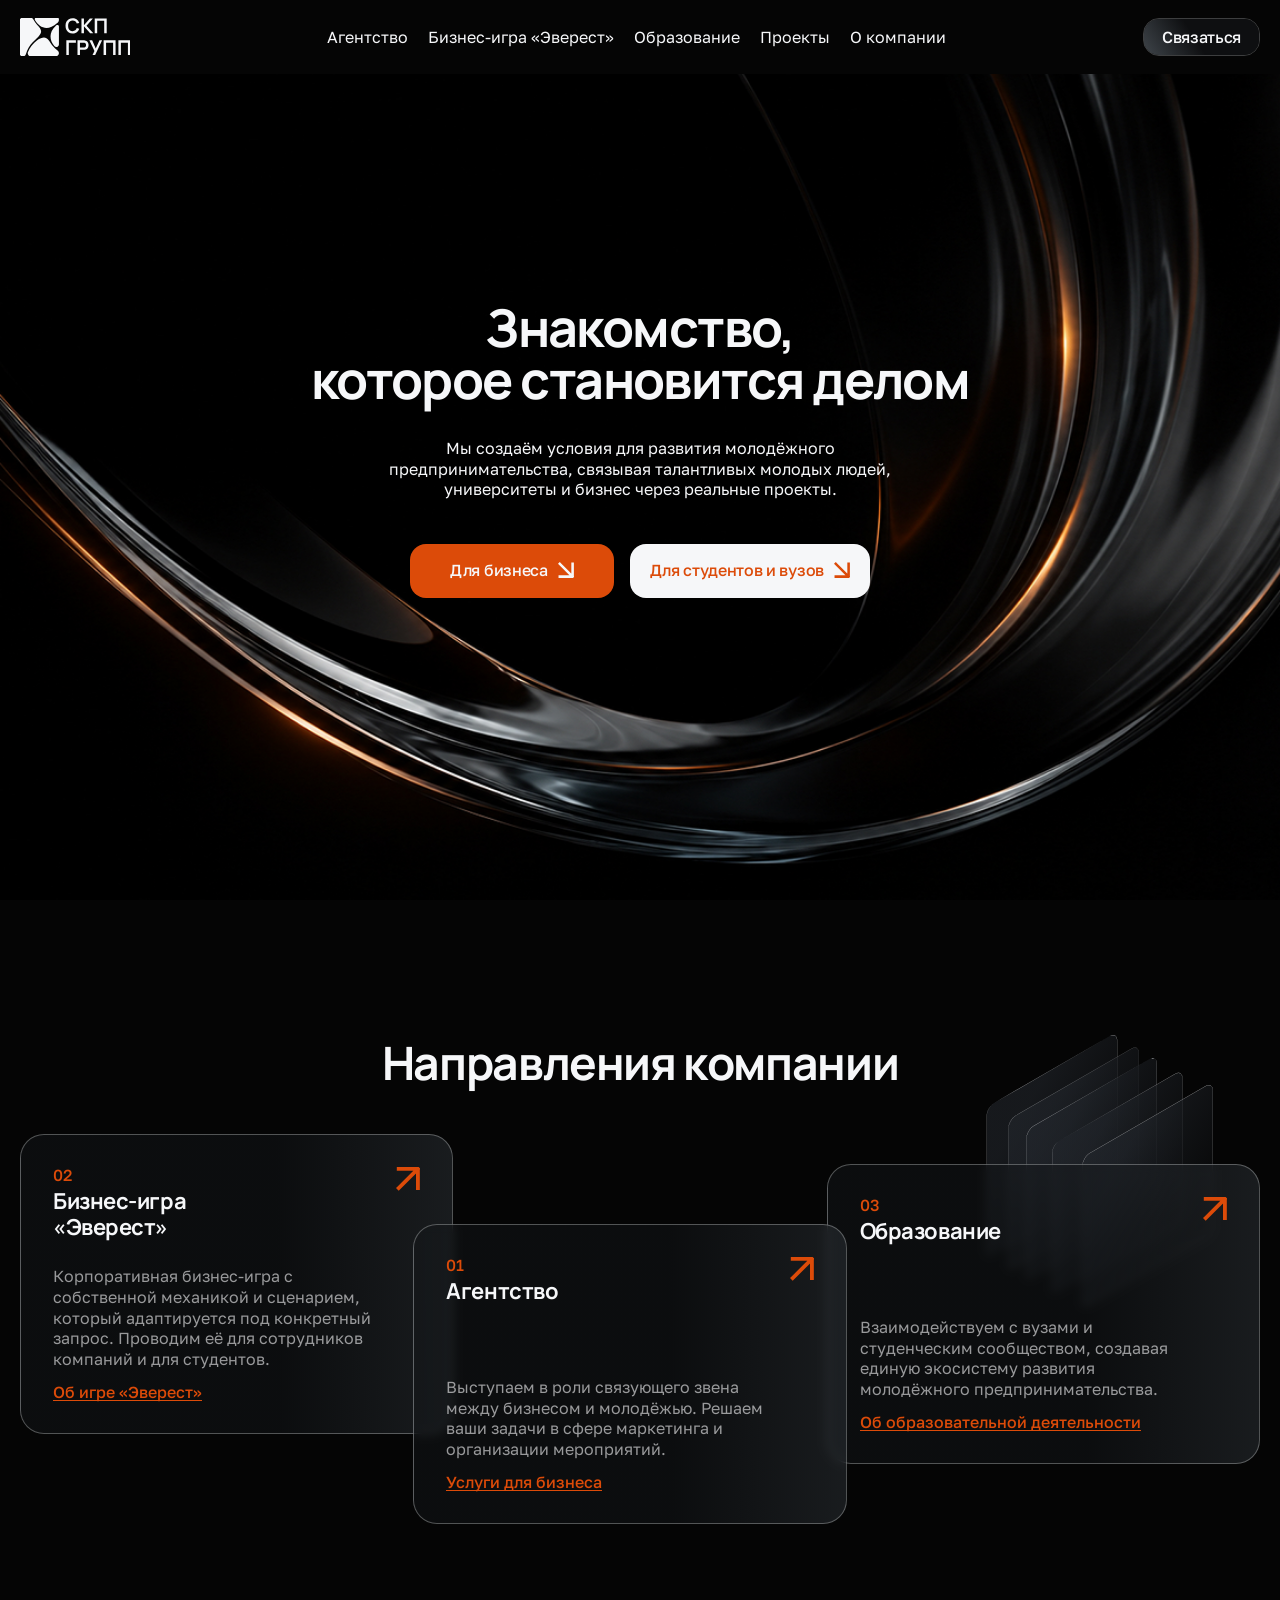
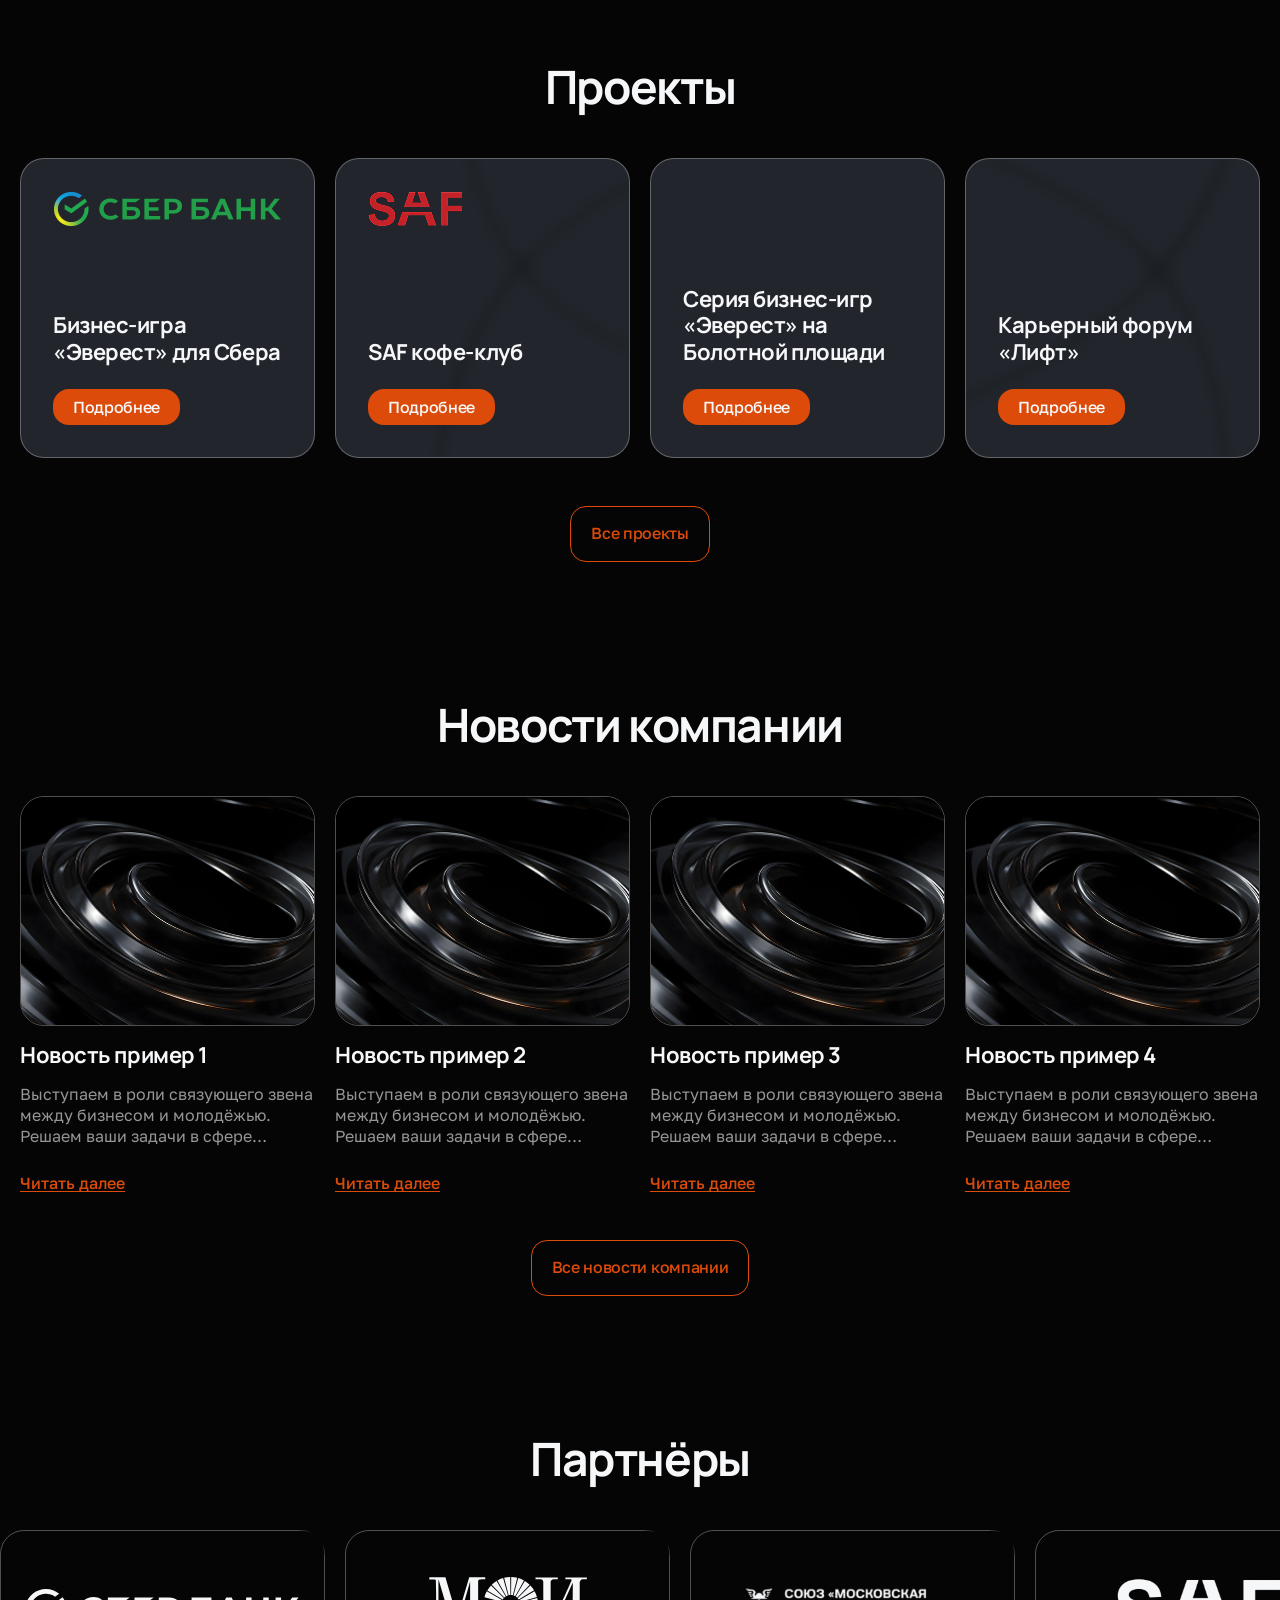
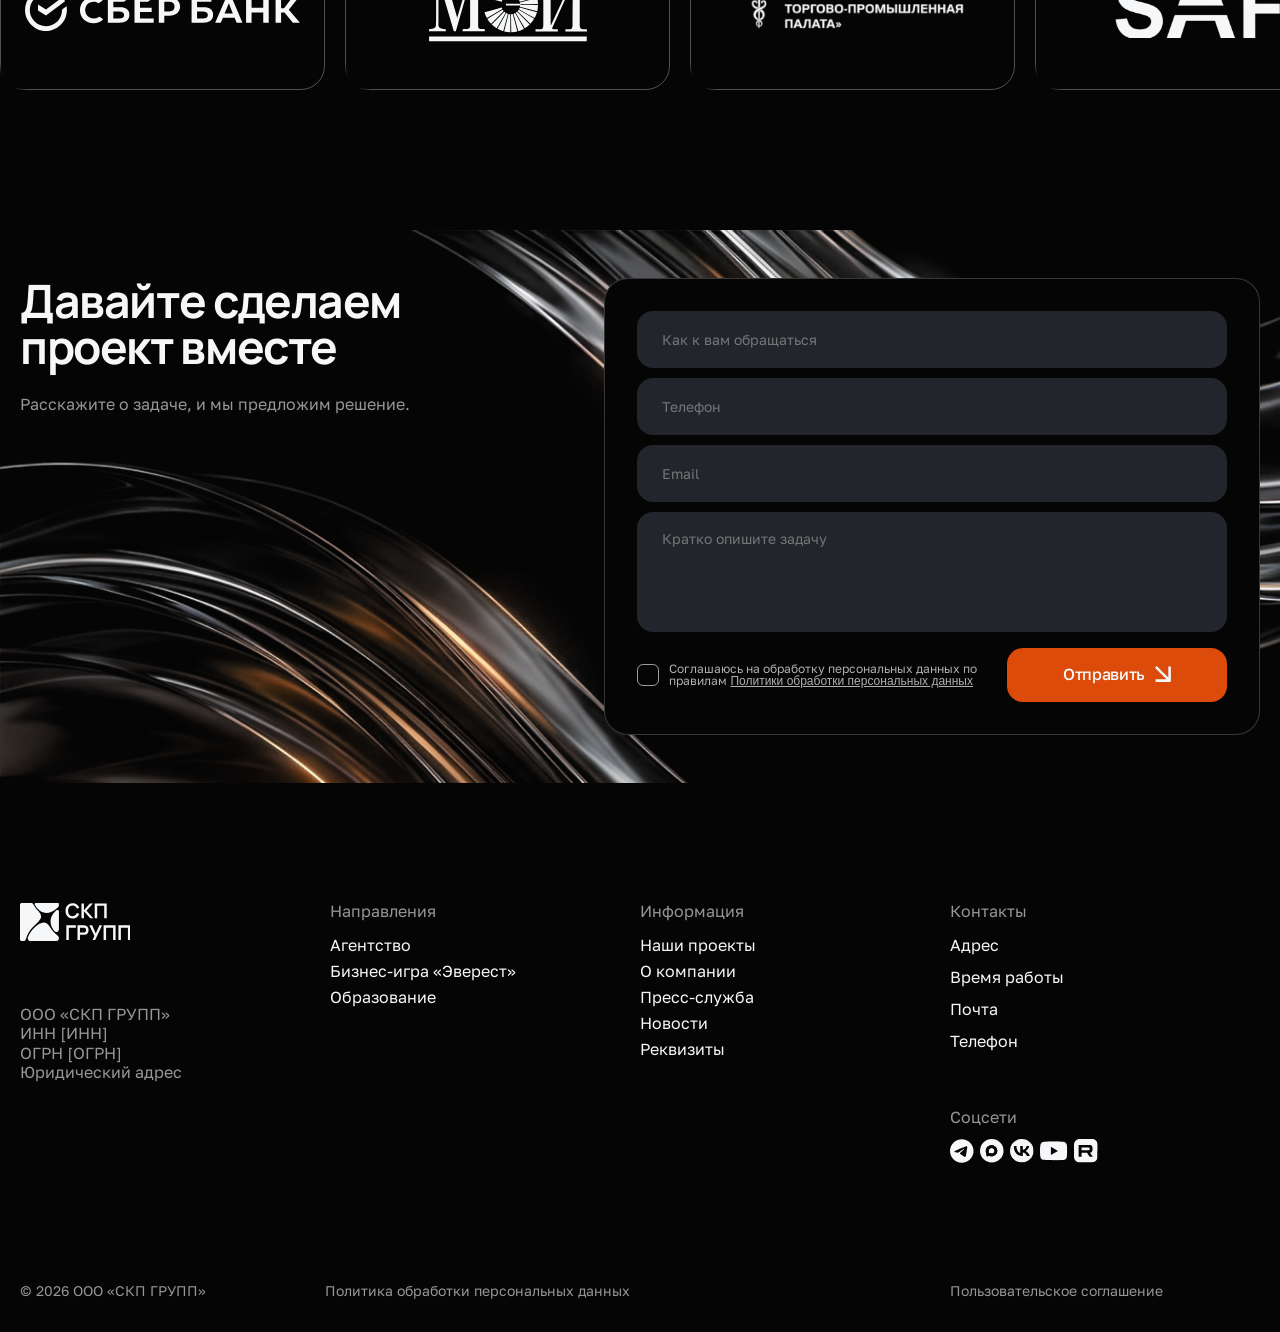
<file: index.html>
<!doctype html>
<html lang="en">
<head>
    <meta charset="UTF-8">
    <meta name="viewport"
          content="width=device-width, user-scalable=no, initial-scale=1.0, maximum-scale=1.0, minimum-scale=1.0">
    <meta http-equiv="X-UA-Compatible" content="ie=edge">
    <title>СКП ГРУПП</title>
    <link rel="stylesheet" href="./css/style.css">
</head>
<body>
<div class="wrapper">
    <header class="header">
        <div class="container">
            <div class="header-row">
                <a href="/" class="header-logo">
                    <img src="./img/main/logo.svg" alt="">
                </a>
                <nav class="nav header-nav" data-nav-menu>
                    <ul class="nav-menu">
                        <li>
                            <a href="./agency">
                                Агентство
                            </a>
                        </li>
                        <li>
                            <a href="./everest">
                                Бизнес-игра «Эверест»
                            </a>
                        </li>
                        <li>
                            <a href="./education">
                                Образование
                            </a>
                        </li>
                        <li>
                            <a href="./projects">
                                Проекты
                            </a>
                        </li>
                        <li>
                            <a href="./about">
                                О компании
                            </a>
                        </li>
                    </ul>
                </nav>
                <button class="header__button">
                    Связаться
                </button>
                <button class="header-burger" data-burger-button>
                    <span></span>
                    <span></span>
                    <span></span>
                </button>
            </div>
        </div>
    </header>
    <main class="main home-page">
        <section class="section hero">
            <div class="container">
                <div class="hero-row">
                    <div class="hero-content">
                        <h1 class="hero__title page-title">
                            Знакомство, <br>
                            которое становится делом
                        </h1>
                        <p class="hero__text section-text">
                            Мы создаём условия для развития молодёжного предпринимательства, связывая талантливых молодых людей, университеты и бизнес через реальные проекты.
                        </p>
                        <div class="hero-bottom">
                            <button class="hero-bottom__business button-orange-arrow">
                                Для бизнеса
                            </button>
                            <button class="hero-bottom__student button-white-arrow">
                                Для студентов и вузов
                            </button>
                        </div>
                    </div>
                </div>
            </div>
        </section>
        <section class="section directions">
            <div class="container">
                <div class="directions-row">
                    <div class="directions-decor">
                        <img src="./img/main/directions-decor.svg" alt="">
                    </div>
                    <h2 class="directions__title section-title">
                        Направления компании
                    </h2>
                    <div class="directions-content">
                        <a href="#" class="directions-block" data-aos="fade-in" data-aos-duration="1200" data-aos-delay="100">
                            <div class="directions-block__top">
                                <div class="directions-block__head">
                                    <span class="directions-block__number">
                                        02
                                    </span>
                                    <h3 class="directions-block__title">
                                        Бизнес-игра <br> «Эверест»
                                    </h3>
                                </div>
                                <div class="directions-block__arrow">
                                    <img src="./img/icons/arrow-right-top-orange.svg" alt="">
                                </div>
                            </div>
                            <div class="directions-block__bottom">
                                <p class="directions-block__text section-text">
                                    Корпоративная бизнес-игра с собственной механикой и сценарием, который адаптируется под конкретный запрос. Проводим её для сотрудников компаний и для студентов.
                                </p>
                                <span class="directions-block__link">
                                    Об игре «Эверест»
                                </span>
                            </div>
                        </a>
                        <a href="#" class="directions-block" data-aos="fade-in" data-aos-duration="1200" >
                            <div class="directions-block__top">
                                <div class="directions-block__head">
                                    <span class="directions-block__number">
                                        01
                                    </span>
                                    <h3 class="directions-block__title">
                                        Агентство
                                    </h3>
                                </div>
                                <div class="directions-block__arrow">
                                    <img src="./img/icons/arrow-right-top-orange.svg" alt="">
                                </div>
                            </div>
                            <div class="directions-block__bottom">
                                <p class="directions-block__text section-text">
                                    Выступаем в роли связующего звена между бизнесом и молодёжью. Решаем ваши задачи в сфере маркетинга и организации мероприятий.
                                </p>
                                <span class="directions-block__link">
                                    Услуги для бизнеса
                                </span>
                            </div>
                        </a>
                        <a href="#" class="directions-block" data-aos="fade-in" data-aos-duration="1200" data-aos-delay="200">
                            <div class="directions-block__top">
                                <div class="directions-block__head">
                                    <span class="directions-block__number">
                                        03
                                    </span>
                                    <h3 class="directions-block__title">
                                        Образование
                                    </h3>
                                </div>
                                <div class="directions-block__arrow">
                                    <img src="./img/icons/arrow-right-top-orange.svg" alt="">
                                </div>
                            </div>
                            <div class="directions-block__bottom">
                                <p class="directions-block__text section-text">
                                    Взаимодействуем с вузами и студенческим сообществом, создавая единую экосистему развития молодёжного предпринимательства.
                                </p>
                                <span class="directions-block__link">
                                    Об образовательной деятельности
                                </span>
                            </div>
                        </a>
                    </div>
                </div>
            </div>
        </section>
        <section class="section h-projects">
            <div class="container">
                <div class="h-projects-row">
                    <h2 class="h-projects__title section-title">
                        Проекты
                    </h2>
                    <div class="projects-content">
                        <a href="./project.html" class="projects-block" data-aos="fade-in" data-aos-duration="1200">
                            <div class="projects-block__logo">
                                <img src="./img/main/projects01.png" alt="">
                            </div>
                            <div class="projects-block__content">
                                <h3 class="projects-block__title">
                                    Бизнес-игра «Эверест» для Сбера
                                </h3>
                                <span class="projects-block__link">
                                    Подробнее
                                </span>
                            </div>
                        </a>
                        <a href="./project.html" class="projects-block projects-block_decor01" data-aos="fade-in" data-aos-duration="1200" data-aos-delay="100">
                            <div class="projects-block__logo">
                                <img src="./img/main/projects02.png" alt="">
                            </div>
                            <div class="projects-block__content">
                                <h3 class="projects-block__title">
                                    SAF кофе-клуб
                                </h3>
                                <span class="projects-block__link">
                                    Подробнее
                                </span>
                            </div>
                        </a>
                        <a href="./project.html" class="projects-block" data-aos="fade-in" data-aos-duration="1200" data-aos-delay="200">
                            <div class="projects-block__content">
                                <h3 class="projects-block__title">
                                    Серия бизнес-игр «Эверест» на Болотной площади
                                </h3>
                                <span class="projects-block__link">
                                    Подробнее
                                </span>
                            </div>
                        </a>
                        <a href="./project.html" class="projects-block projects-block_decor02" data-aos="fade-in" data-aos-duration="1200" data-aos-delay="300">
                            <div class="projects-block__content">
                                <h3 class="projects-block__title">
                                    Карьерный форум «Лифт»
                                </h3>
                                <span class="projects-block__link">
                                    Подробнее
                                </span>
                            </div>
                        </a>
                    </div>
                    <div class="h-projects-bottom">
                        <a href="./projects.html" class="h-projects-bottom__all button-orange">
                            Все проекты
                        </a>
                    </div>
                </div>
            </div>
        </section>
        <section class="section news">
            <div class="container">
                <div class="news-row">
                    <h2 class="news__title section-title">
                        Новости компании
                    </h2>
                    <div class="news-content">
                        <a href="./article.html" target="_blank" class="news-block" data-aos="fade-in" data-aos-duration="1200">
                            <div class="news-block__img">
                                <img src="./img/main/news01.jpg" alt="">
                            </div>
                            <div class="news-block__content">
                                <h3 class="news-block__title">
                                    Новость пример 1
                                </h3>
                                <p class="news-block__text section-text">
                                    Выступаем в роли связующего звена между бизнесом и молодёжью. Решаем ваши задачи в сфере маркетинга и организации мероприятий.
                                </p>
                                <span class="news-block__link">
                                    Читать далее
                                </span>
                            </div>
                        </a>
                        <a href="./article.html" target="_blank" class="news-block" data-aos="fade-in" data-aos-duration="1200" data-aos-delay="100">
                            <div class="news-block__img">
                                <img src="./img/main/news01.jpg" alt="">
                            </div>
                            <div class="news-block__content">
                                <h3 class="news-block__title">
                                    Новость пример 2
                                </h3>
                                <p class="news-block__text section-text">
                                    Выступаем в роли связующего звена между бизнесом и молодёжью. Решаем ваши задачи в сфере маркетинга и организации мероприятий.
                                </p>
                                <span class="news-block__link">
                                    Читать далее
                                </span>
                            </div>
                        </a>
                        <a href="./article.html" target="_blank" class="news-block" data-aos="fade-in" data-aos-duration="1200" data-aos-delay="200">
                            <div class="news-block__img">
                                <img src="./img/main/news01.jpg" alt="">
                            </div>
                            <div class="news-block__content">
                                <h3 class="news-block__title">
                                    Новость пример 3
                                </h3>
                                <p class="news-block__text section-text">
                                    Выступаем в роли связующего звена между бизнесом и молодёжью. Решаем ваши задачи в сфере маркетинга и организации мероприятий.
                                </p>
                                <span class="news-block__link">
                                    Читать далее
                                </span>
                            </div>
                        </a>
                        <a href="./article.html" target="_blank" class="news-block" data-aos="fade-in" data-aos-duration="1200" data-aos-delay="300">
                            <div class="news-block__img">
                                <img src="./img/main/news01.jpg" alt="">
                            </div>
                            <div class="news-block__content">
                                <h3 class="news-block__title">
                                    Новость пример 4
                                </h3>
                                <p class="news-block__text section-text">
                                    Выступаем в роли связующего звена между бизнесом и молодёжью. Решаем ваши задачи в сфере маркетинга и организации мероприятий.
                                </p>
                                <span class="news-block__link">
                                    Читать далее
                                </span>
                            </div>
                        </a>
                    </div>
                    <a href="./blog.html" class="news-link__all button-orange">
                        Все новости компании
                    </a>
                </div>
            </div>
        </section>
        <section class="section partners">
            <div class="partners-row">
                <h2 class="partners__title section-title">
                    Партнёры
                </h2>
                <div class="partners-content">
                    <div class="partners-line">
                        <div class="partners-block">
                            <img src="./img/main/partners01.svg" alt="">
                        </div>
                        <div class="partners-block">
                            <img src="./img/main/partners02.svg" alt="">
                        </div>
                        <div class="partners-block">
                            <img src="./img/main/partners03.svg" alt="">
                        </div>
                        <div class="partners-block">
                            <img src="./img/main/partners04.svg" alt="">
                        </div>
                        <div class="partners-block">
                            <img src="./img/main/partners01.svg" alt="">
                        </div>
                        <div class="partners-block">
                            <img src="./img/main/partners02.svg" alt="">
                        </div>
                        <div class="partners-block">
                            <img src="./img/main/partners03.svg" alt="">
                        </div>
                        <div class="partners-block">
                            <img src="./img/main/partners04.svg" alt="">
                        </div>
                    </div>
                    <div class="partners-line">
                        <div class="partners-block">
                            <img src="./img/main/partners01.svg" alt="">
                        </div>
                        <div class="partners-block">
                            <img src="./img/main/partners02.svg" alt="">
                        </div>
                        <div class="partners-block">
                            <img src="./img/main/partners03.svg" alt="">
                        </div>
                        <div class="partners-block">
                            <img src="./img/main/partners04.svg" alt="">
                        </div>
                        <div class="partners-block">
                            <img src="./img/main/partners01.svg" alt="">
                        </div>
                        <div class="partners-block">
                            <img src="./img/main/partners02.svg" alt="">
                        </div>
                        <div class="partners-block">
                            <img src="./img/main/partners03.svg" alt="">
                        </div>
                        <div class="partners-block">
                            <img src="./img/main/partners04.svg" alt="">
                        </div>
                    </div>
                </div>
            </div>
        </section>
        <section class="section consultation">
            <div class="container">
                <div class="consultation-row">
                    <div class="consultation-left">
                        <h2 class="consultation-left__title section-title">
                            Давайте сделаем <br> проект вместе
                        </h2>
                        <p class="consultation-left__text section-text">
                            Расскажите о задаче, и мы предложим решение.
                        </p>
                    </div>
                    <div class="consultation-right">
                        <div class="consultation-form">
                            <form action="#">
                                <label class="consultation-form__input">
                                    <input type="text" placeholder="Как к вам обращаться">
                                </label>
                                <label class="consultation-form__input">
                                    <input type="number" placeholder="Телефон">
                                </label>
                                <label class="consultation-form__input">
                                    <input type="email" placeholder="Email">
                                </label>
                                <label class="consultation-form__area">
                                    <textarea placeholder="Кратко опишите задачу"></textarea>
                                </label>
                                <div class="consultation-form__bottom">
                                    <label class="consultation-form__checkbox">
                                        <input type="checkbox" required>
                                        <span class="consultation-form__checkbox-decor">
                                            <svg width="12" height="9" viewBox="0 0 12 9" fill="none" xmlns="http://www.w3.org/2000/svg">
                                                <path d="M0.691406 4.35807L3.89974 7.56641L10.7747 0.691406" stroke="white" stroke-width="1.95556"></path>
                                            </svg>
                                        </span>
                                        <p class="consultation-form__checkbox-text">
                                            Соглашаюсь на обработку персональных данных по правилам <a href="./privacy.html" target="_blank">Политики обработки персональных данных</a>
                                        </p>
                                    </label>
                                    <button class="consultation-form__button button-orange-arrow">
                                        Отправить
                                    </button>
                                </div>
                            </form>
                        </div>
                    </div>
                </div>
            </div>
        </section>
    </main>
    <footer class="footer">
        <div class="container">
            <div class="footer-row">
                <div class="footer-top">
                    <div class="footer-left">
                        <a href="./index.html" class="footer-left__logo">
                            <img src="./img/main/logo.svg" alt="">
                        </a>
                        <div class="footer-left__info">
                            <p>
                                ООО «СКП ГРУПП»
                            </p>
                            <p>
                                ИНН [ИНН]
                            </p>
                            <p>
                                ОГРН [ОГРН]
                            </p>
                            <p>
                                Юридический адрес
                            </p>
                        </div>
                    </div>
                    <div class="footer-menu">
                        <h3 class="footer-menu__title">
                            Направления
                        </h3>
                        <ul class="footer-menu__list">
                            <li>
                                <a href="#">
                                    Агентство
                                </a>
                            </li>
                            <li>
                                <a href="#">
                                    Бизнес-игра «Эверест»
                                </a>
                            </li>
                            <li>
                                <a href="#">
                                    Образование
                                </a>
                            </li>
                        </ul>
                    </div>
                    <div class="footer-menu">
                        <h3 class="footer-menu__title">
                            Информация
                        </h3>
                        <ul class="footer-menu__list">
                            <li>
                                <a href="#">
                                    Наши проекты
                                </a>
                            </li>
                            <li>
                                <a href="#">
                                    О компании
                                </a>
                            </li>
                            <li>
                                <a href="#">
                                    Пресс-служба
                                </a>
                            </li>
                            <li>
                                <a href="#">
                                    Новости
                                </a>
                            </li>
                            <li>
                                <a href="#">
                                    Реквизиты
                                </a>
                            </li>
                        </ul>
                    </div>
                    <div class="footer-right">
                        <div class="footer-contacts">
                            <h3 class="footer-menu__title">
                                Контакты
                            </h3>
                            <div class="footer-contacts__list">
                                <p>
                                    Адрес
                                </p>
                                <p>
                                    Время работы
                                </p>
                                <a href="mailto:">
                                    Почта
                                </a>
                                <a href="tel:">
                                    Телефон
                                </a>
                            </div>
                        </div>
                        <div class="footer-socials">
                            <h3 class="footer-menu__title">
                                Соцсети
                            </h3>
                            <div class="footer-socials__list">
                                <a href="#" class="footer-socials__link">
                                    <svg width="25" height="25" viewBox="0 0 25 25" fill="none" xmlns="http://www.w3.org/2000/svg">
                                        <g clip-path="url(#clip0_42_666)">
                                            <path d="M24.537 12.4384C24.537 19.2142 19.0442 24.707 12.2685 24.707C5.4928 24.707 0 19.2142 0 12.4384C0 5.66272 5.4928 0.169922 12.2685 0.169922C19.0442 0.169922 24.537 5.66272 24.537 12.4384ZM12.7082 9.22708C11.5149 9.72341 9.12996 10.7507 5.55344 12.3089C4.97267 12.5399 4.66843 12.7658 4.64074 12.9867C4.59393 13.3601 5.06149 13.5071 5.69819 13.7073C5.78479 13.7346 5.87453 13.7628 5.96652 13.7927C6.59293 13.9963 7.43557 14.2345 7.87361 14.244C8.27097 14.2526 8.71446 14.0888 9.20409 13.7525C12.5457 11.4968 14.2707 10.3567 14.379 10.3321C14.4554 10.3148 14.5613 10.293 14.633 10.3567C14.7048 10.4205 14.6977 10.5412 14.6901 10.5736C14.6438 10.7711 12.8084 12.4774 11.8587 13.3604C11.5626 13.6357 11.3525 13.8309 11.3096 13.8755C11.2134 13.9754 11.1154 14.0699 11.0212 14.1607C10.4392 14.7217 10.0028 15.1424 11.0454 15.8294C11.5463 16.1596 11.9472 16.4326 12.3472 16.7049C12.784 17.0024 13.2196 17.2991 13.7833 17.6686C13.9269 17.7627 14.064 17.8605 14.1976 17.9557C14.7059 18.3181 15.1626 18.6437 15.7268 18.5917C16.0546 18.5616 16.3933 18.2533 16.5652 17.3339C16.9717 15.1612 17.7706 10.4534 17.9552 8.51351C17.9714 8.34354 17.951 8.12603 17.9347 8.03054C17.9183 7.93505 17.8842 7.799 17.7601 7.69829C17.6131 7.57902 17.3862 7.55387 17.2847 7.55565C16.8232 7.56378 16.1153 7.80995 12.7082 9.22708Z" fill-rule="evenodd" clip-rule="evenodd" fill="#F6F7F9"/>
                                        </g>
                                        <defs>
                                            <clipPath id="clip0_42_666">
                                                <rect width="25" height="25" fill="white"/>
                                            </clipPath>
                                        </defs>
                                    </svg>
                                </a>
                                <a href="#" class="footer-socials__link">
                                    <svg width="25" height="25" viewBox="0 0 25 25" fill="none" xmlns="http://www.w3.org/2000/svg">
                                        <circle cx="12.2685" cy="12.2685" r="12.2685" fill="#F6F7F9"/>
                                        <path d="M12.1358 6.48145C8.81898 6.48145 6.01953 8.96008 6.01953 12.2547C6.01953 13.6158 6.27693 14.5607 6.5074 15.4068L6.51676 15.4412C6.7122 16.1351 6.88464 16.7707 6.88464 17.5229C6.96801 18.5249 8.87933 17.9392 9.48291 17.1898C10.4371 17.8559 10.9861 18.0225 12.1674 18.0225C15.4328 18.0057 18.0677 15.4388 18.0565 12.2853C18.0565 9.08222 15.4554 6.48145 12.1358 6.48145ZM12.2162 9.32923C10.601 9.24874 9.34205 10.3285 9.06326 12.0216C8.83333 13.4233 9.24148 15.1303 9.58925 15.2191C9.75595 15.258 10.1756 14.9304 10.4371 14.6779C10.8696 14.9664 11.3732 15.1397 11.8972 15.1803C13.5709 15.258 15.001 14.0275 15.1134 12.413C15.1788 10.795 13.8902 9.42461 12.2162 9.33201V9.32923Z" fill-rule="evenodd" clip-rule="evenodd" fill="#050505"/>
                                        <path d="M6.01953 12.2547C6.01953 8.96008 8.81898 6.48145 12.1358 6.48145C15.4554 6.48145 18.0565 9.08222 18.0565 12.2853C18.0677 15.4388 15.4328 18.0057 12.1674 18.0225C10.9861 18.0225 10.4371 17.8559 9.48291 17.1898C8.87933 17.9392 6.96801 18.5249 6.88464 17.5229C6.88464 16.7707 6.7122 16.1351 6.51676 15.4412L6.5074 15.4068C6.27693 14.5607 6.01953 13.6158 6.01953 12.2547ZM12.2162 9.32923C10.601 9.24874 9.34205 10.3285 9.06326 12.0216C8.83333 13.4233 9.24148 15.1303 9.58925 15.2191C9.75595 15.258 10.1756 14.9304 10.4371 14.6779C10.8696 14.9664 11.3732 15.1397 11.8972 15.1803C13.5709 15.258 15.001 14.0275 15.1134 12.413C15.1788 10.795 13.8902 9.42461 12.2162 9.33201V9.32923Z" fill="#050505"/>
                                    </svg>
                                </a>
                                <a href="#" class="footer-socials__link">
                                    <svg width="25" height="25" viewBox="0 0 25 25" fill="none" xmlns="http://www.w3.org/2000/svg">
                                        <g clip-path="url(#clip0_42_671)">
                                            <circle cx="12.2685" cy="12.2685" r="12.2685" fill="#F6F7F9"/>
                                            <path d="M3.92578 7.36035C4.06126 13.7975 7.31279 17.6659 13.0135 17.6659H13.3367V13.9831C15.4314 14.1895 17.0154 15.7059 17.6511 17.6659H20.611C19.7981 14.7362 17.6615 13.1166 16.3275 12.4977C17.6615 11.7343 19.5374 9.87742 19.9856 7.36035H17.2967C16.7131 9.40289 14.9833 11.2598 13.3367 11.4351V7.36035H10.6477V14.4989C8.98027 14.0863 6.87513 12.085 6.78133 7.36035H3.92578Z" fill="#050505"/>
                                        </g>
                                        <defs>
                                            <clipPath id="clip0_42_671">
                                                <rect width="24.537" height="24.537" fill="white"/>
                                            </clipPath>
                                        </defs>
                                    </svg>
                                </a>
                                <a href="#" class="footer-socials__link footer-socials__link_yt">
                                    <svg width="29" height="20" viewBox="0 0 29 20" fill="none" xmlns="http://www.w3.org/2000/svg">
                                        <g clip-path="url(#clip0_42_674)">
                                            <path d="M25.1034 0.585003C26.3169 0.911019 27.2769 1.87097 27.6029 3.08447C28.2006 5.29416 28.2187 9.87652 28.2187 9.87652C28.2187 9.87652 28.2187 14.477 27.621 16.6686C27.295 17.8821 26.335 18.842 25.1215 19.1681C22.93 19.7657 14.1093 19.7657 14.1093 19.7657C14.1093 19.7657 5.28874 19.7657 3.09717 19.1681C1.88366 18.842 0.92372 17.8821 0.597701 16.6686C0 14.4589 0 9.87652 0 9.87652C0 9.87652 0 5.29416 0.579588 3.10259C0.905606 1.88908 1.86555 0.929137 3.07906 0.603121C5.27063 0.00541239 14.0912 -0.0126953 14.0912 -0.0126953C14.0912 -0.0126953 22.9118 -0.0126953 25.1034 0.585003ZM18.6012 9.87653L11.2839 14.1148V5.63829L18.6012 9.87653Z" fill-rule="evenodd" clip-rule="evenodd" fill="#F6F7F9"/>
                                        </g>
                                        <defs>
                                            <clipPath id="clip0_42_674">
                                                <rect width="28.2187" height="19.7531" fill="white"/>
                                            </clipPath>
                                        </defs>
                                    </svg>
                                </a>
                                <a href="#" class="footer-socials__link">
                                    <svg width="24" height="24" viewBox="0 0 24 24" fill="none" xmlns="http://www.w3.org/2000/svg">
                                        <g clip-path="url(#clip0_42_676)">
                                            <path d="M5.71899 23.5156H17.7942C20.9524 23.5156 23.5132 20.9547 23.5132 17.7966V5.71899C23.5156 2.5679 20.9641 0.00940623 17.813 0H5.70253C2.55144 0.00940623 0 2.5679 0 5.71899V17.7942C0 20.9547 2.56085 23.5156 5.71899 23.5156Z" fill="#F6F7F9"/>
                                            <path d="M17.8131 0H11.7578C11.7578 6.49265 17.023 11.7578 23.5156 11.7578V5.71899C23.5156 2.5679 20.9642 0.00940623 17.8131 0Z" fill="#F6F7F9"/>
                                            <path d="M14.5258 11.2216H7.57931V8.47267H14.5258C14.9326 8.47267 15.2148 8.54322 15.3559 8.66785C15.497 8.79249 15.5864 9.02059 15.5864 9.35451V10.3422C15.5864 10.6949 15.4994 10.923 15.3559 11.0476C15.2148 11.1699 14.9326 11.2216 14.5258 11.2216ZM15.0032 5.87891H4.63281V17.6367H7.57931V13.8107H13.0091L15.584 17.6367H18.8833L16.0426 13.7942C17.089 13.639 17.5593 13.3169 17.9473 12.7901C18.3353 12.261 18.5305 11.4145 18.5305 10.2881V9.40624C18.5305 8.73605 18.46 8.20695 18.3353 7.80248C18.2107 7.39801 18.0014 7.04528 17.7004 6.72782C17.383 6.42682 17.0302 6.21753 16.6069 6.07644C16.1837 5.94945 15.6546 5.87891 15.0032 5.87891Z" fill="#050505"/>
                                        </g>
                                        <defs>
                                            <clipPath id="clip0_42_676">
                                                <rect width="23.5156" height="23.5156" fill="white"/>
                                            </clipPath>
                                        </defs>
                                    </svg>
                                </a>
                            </div>
                        </div>
                    </div>
                </div>
                <div class="footer-bottom">
                    <p class="footer-bottom__copyright">
                        © 2026 ООО «СКП ГРУПП»
                    </p>
                    <a href="./privacy.html" target="_blank" class="footer-bottom__privacy">
                        Политика обработки персональных данных
                    </a>
                    <a href="./privacy.html" target="_blank" class="footer-bottom__agreement">
                        Пользовательское соглашение
                    </a>
                </div>
            </div>
        </div>
    </footer>
    <div class="modal-bg review-modal" data-modal="review-modal">
        <div class="review-content">
            <button class="reviews-modal__close modal-close" data-modal-close="review-modal">
                <svg xmlns="http://www.w3.org/2000/svg" width="16" height="16" viewBox="0 0 16 16" fill="none">
                    <path d="M9.4 8L15.7 1.7C16.1 1.3 16.1 0.7 15.7 0.3C15.3 -0.1 14.7 -0.1 14.3 0.3L8 6.6L1.7 0.3C1.3 -0.1 0.7 -0.1 0.3 0.3C-0.0999998 0.7 -0.0999998 1.3 0.3 1.7L6.6 8L0.3 14.3C0.1 14.5 0 14.7 0 15C0 15.6 0.4 16 1 16C1.3 16 1.5 15.9 1.7 15.7L8 9.4L14.3 15.7C14.5 15.9 14.7 16 15 16C15.3 16 15.5 15.9 15.7 15.7C16.1 15.3 16.1 14.7 15.7 14.3L9.4 8Z" fill="#DC4B09"/>
                </svg>
            </button>
            <div class="reviews-block">
                <div class="reviews-block__head">
                    <div class="reviews-block__avatar" data-reviews-avatar-modal>
                        <img src="./img/main/reviews01.jpg" alt="">
                    </div>
                    <div class="reviews-block__author">
                        <p class="reviews-block__name" data-reviews-name-modal>
                            Иванова Анна
                        </p>
                        <p class="reviews-block__role" data-reviews-role-modal>
                            Участник
                        </p>
                    </div>
                </div>
                <div class="reviews-block__content">
                    <p class="reviews-block__text section-text" data-reviews-text-modal>
                        Корпоративная бизнес-игра с собственной механикой и сценарием, который адаптируется под конкретный запрос. Проводим её для сотрудников компаний и для студентов. Корпоративная бизнес-игра с собственной механикой и сценарием, который адаптируется под конкретный запрос. Проводим её для сотрудников компаний и для студентов. Корпоративная бизнес-игра с собственной механикой и сценарием, который адаптируется под конкретный запрос. Проводим её для сотрудников компаний и для студентов. Корпоративная бизнес-игра с собственной механикой и сценарием, который адаптируется под конкретный запрос. Проводим её для сотрудников компаний и для студентов.
                    </p>
                </div>
            </div>
        </div>
    </div>
</div>
</body>
<script src="./js/aos.js"></script>
<script src="./js/fancybox.umd.js"></script>
<script src="./js/swiper-bundle.min.js"></script>
<script src="./js/app.js"></script>
</html>
</file>
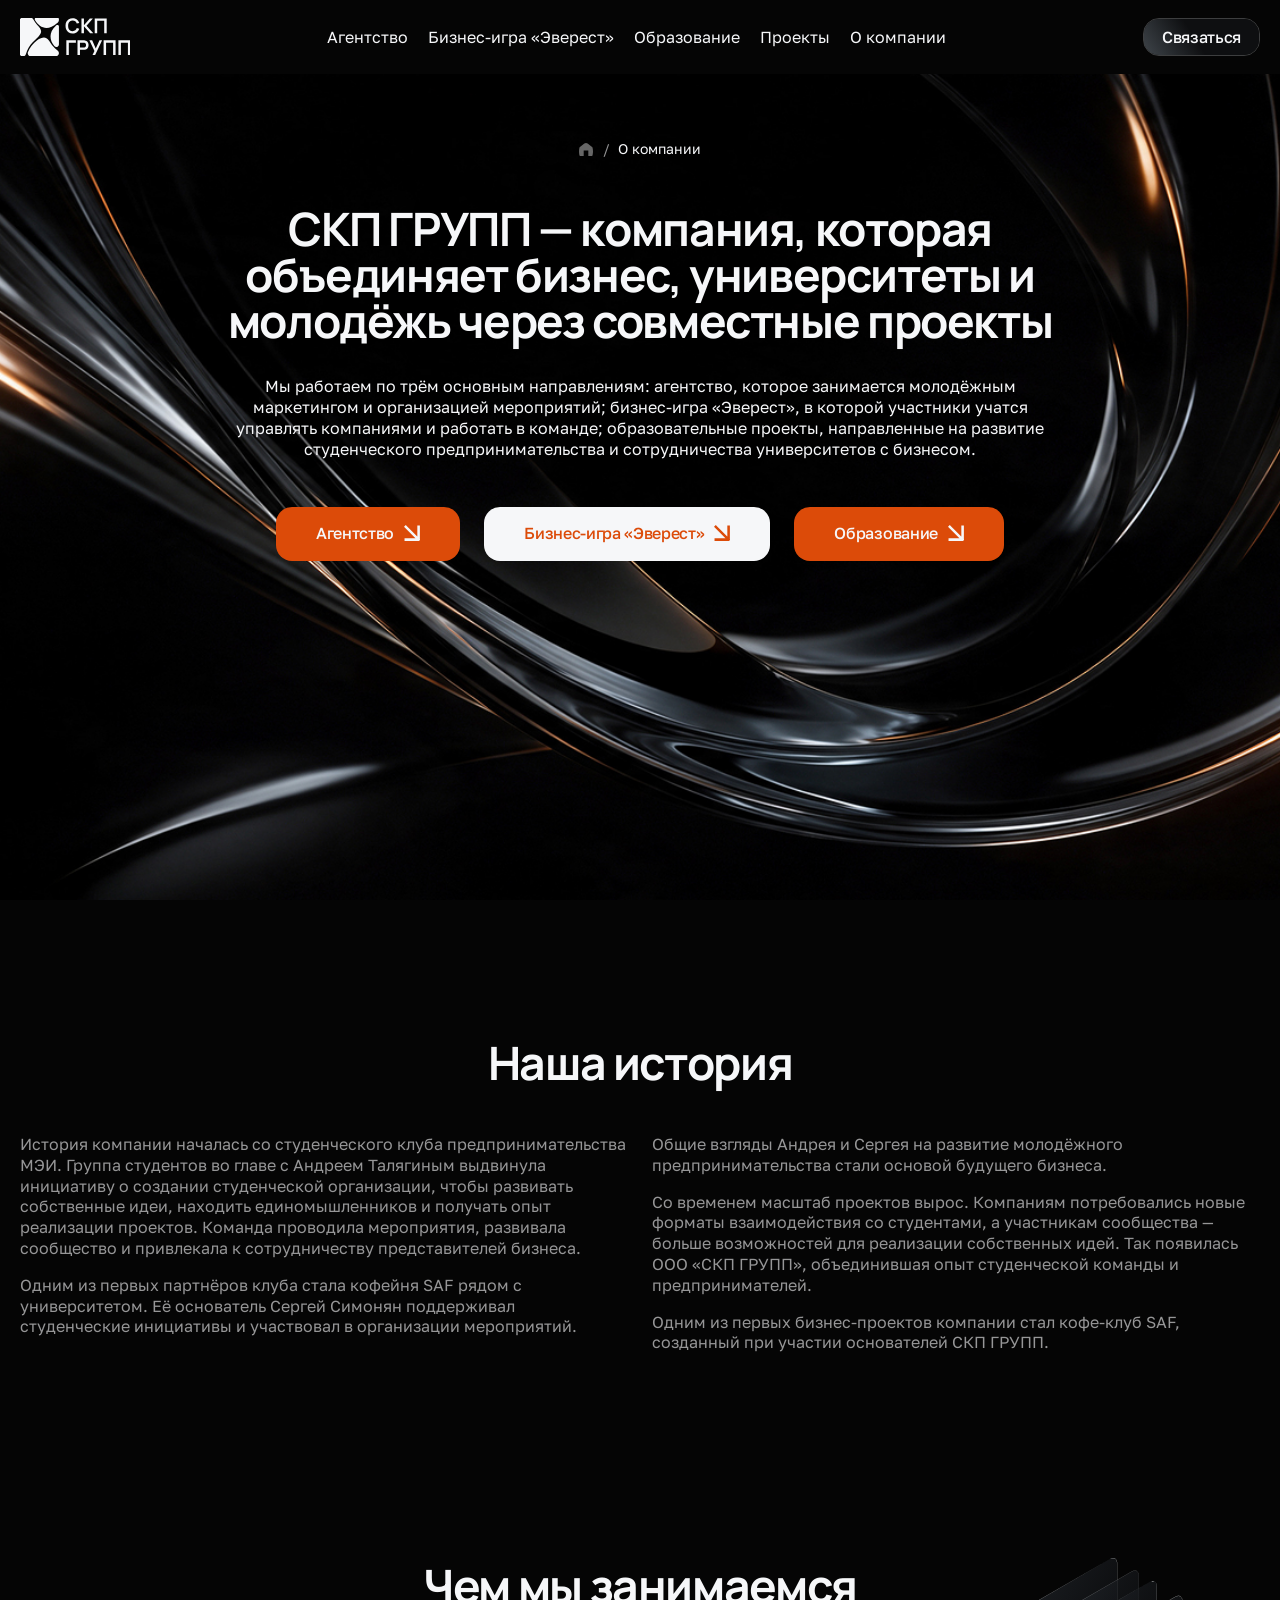
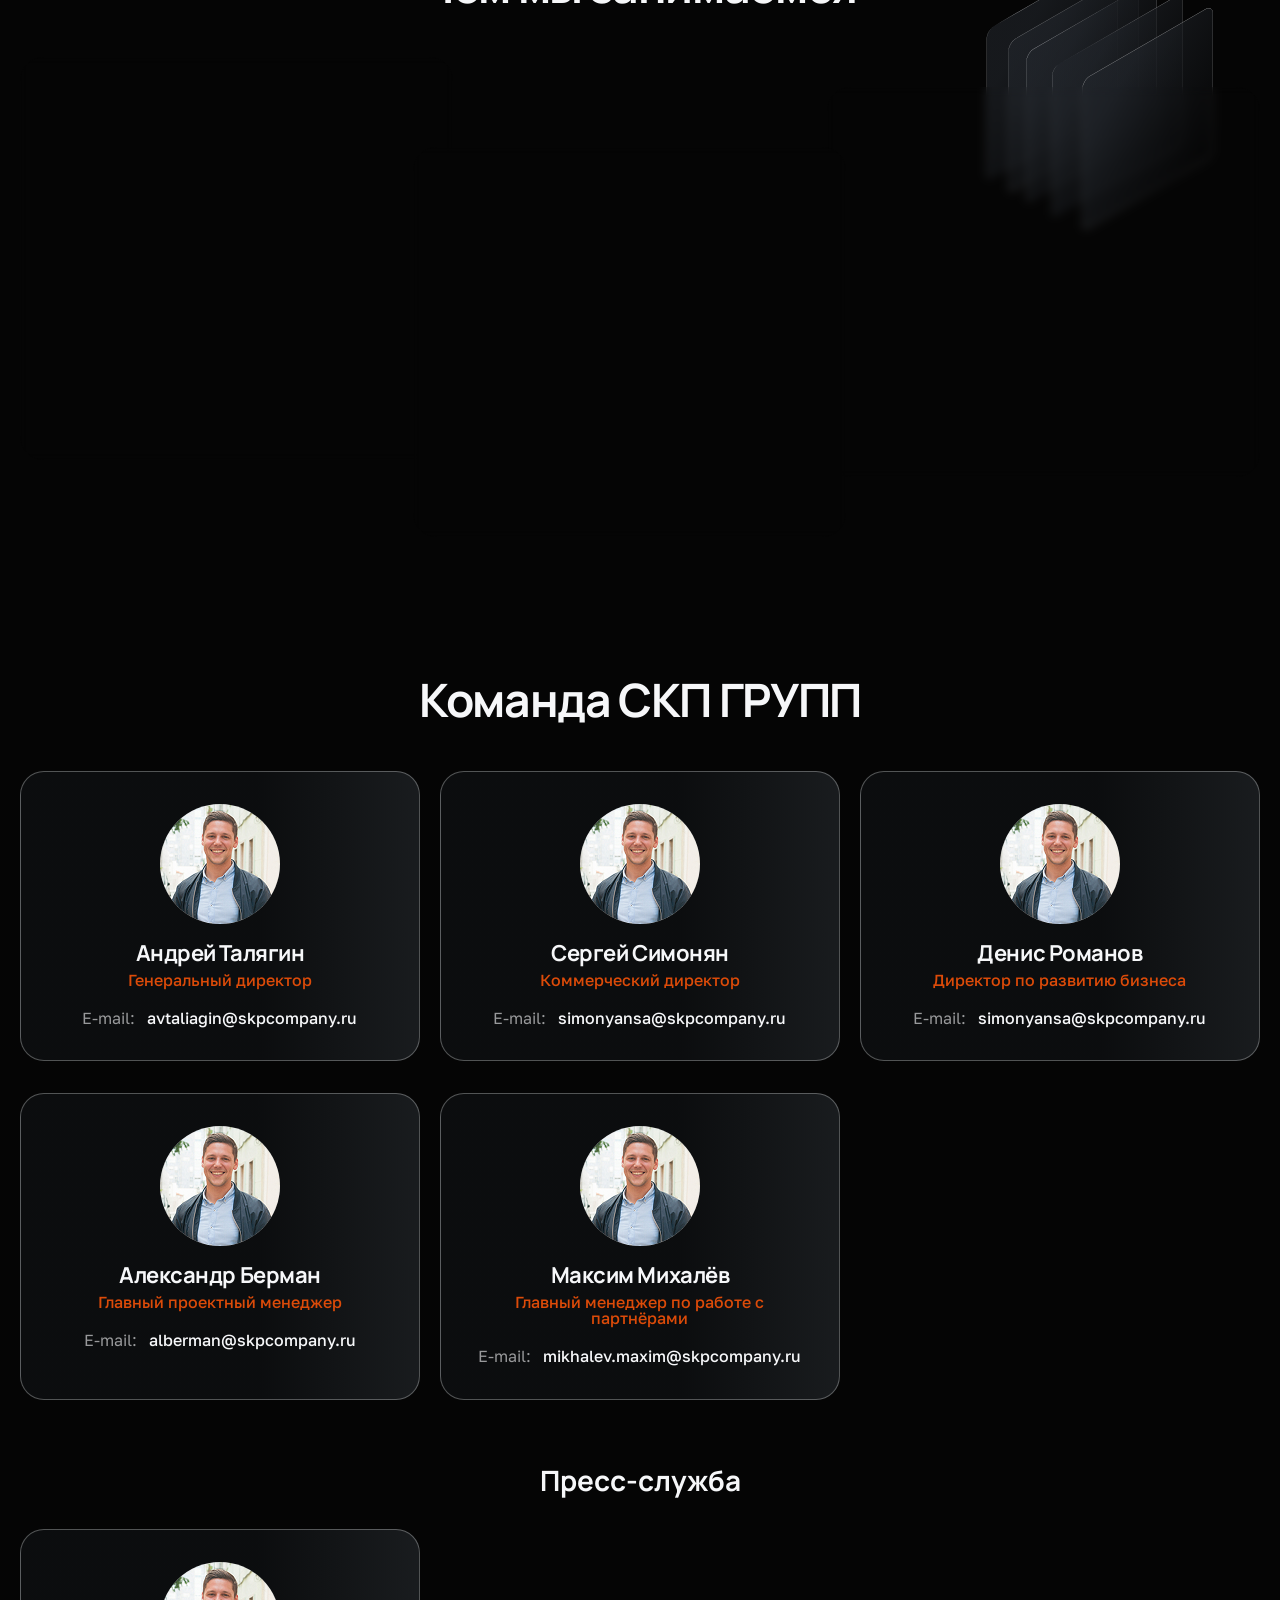
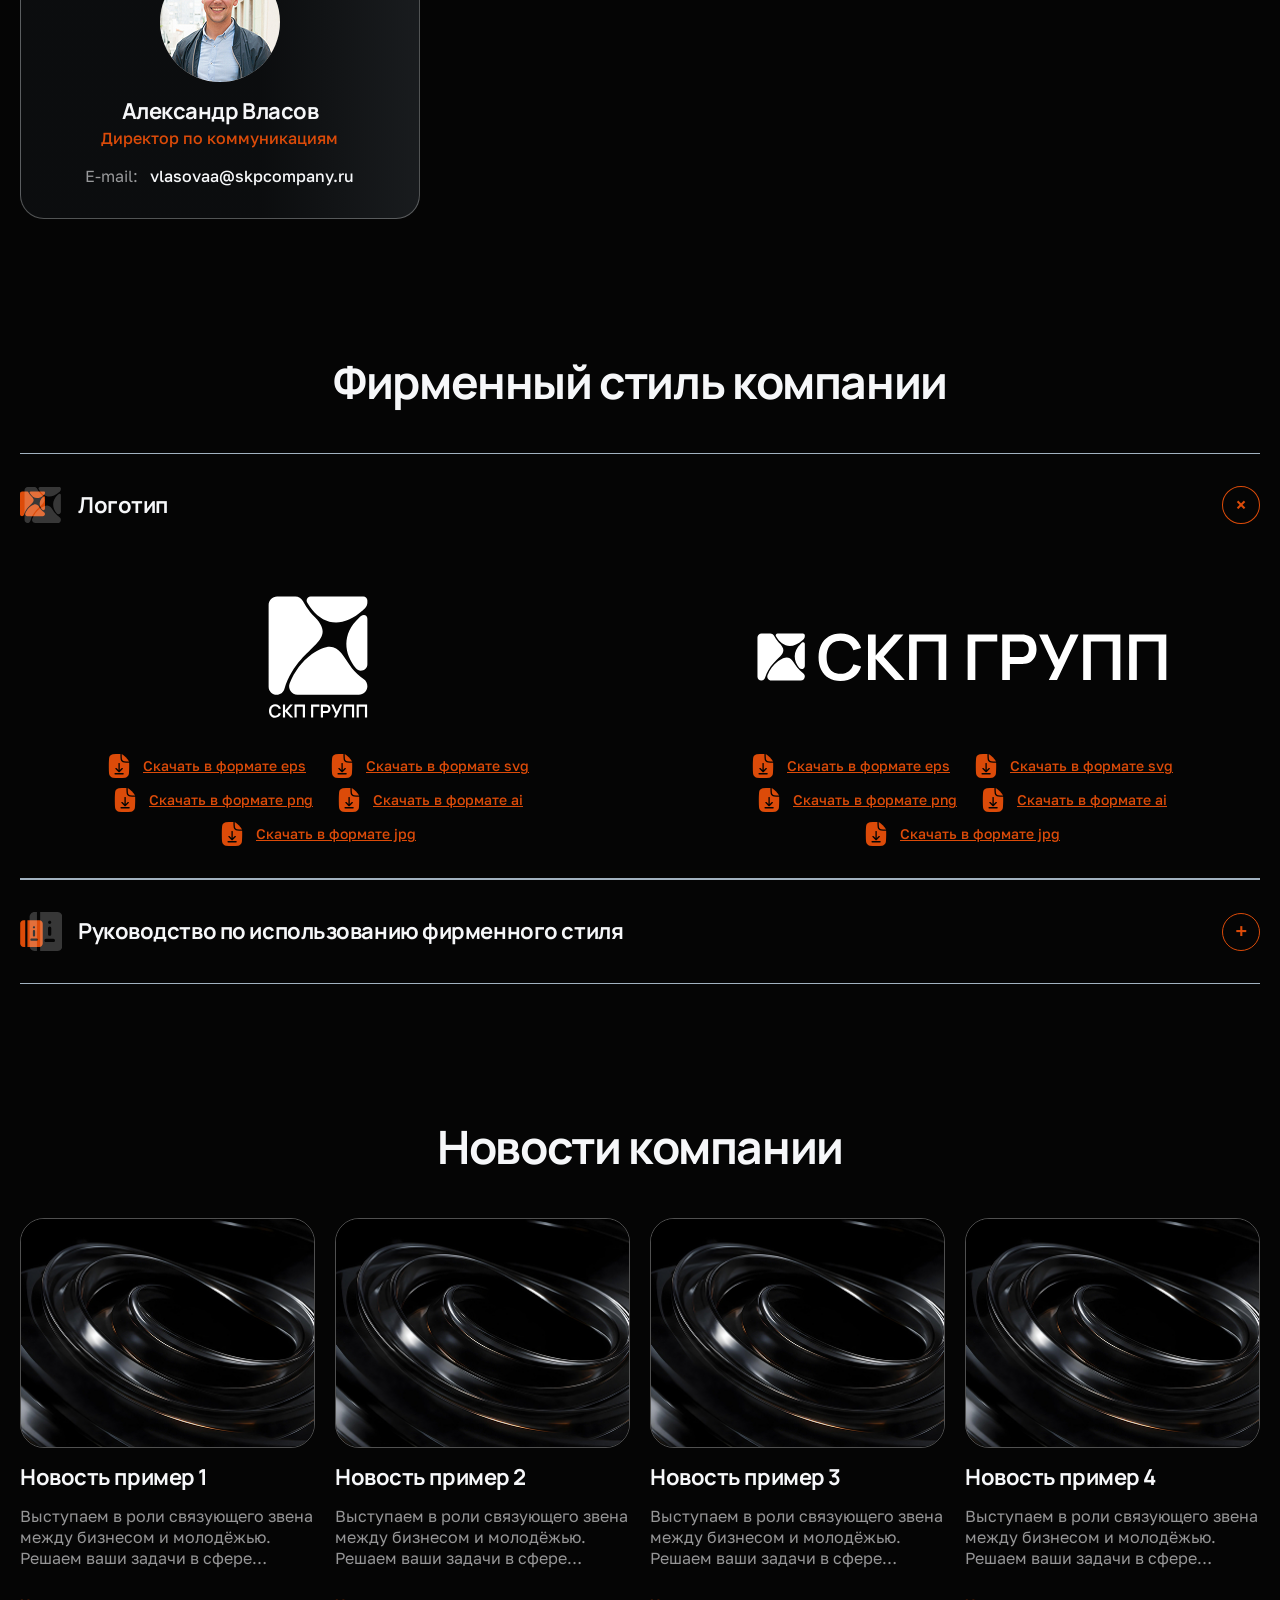
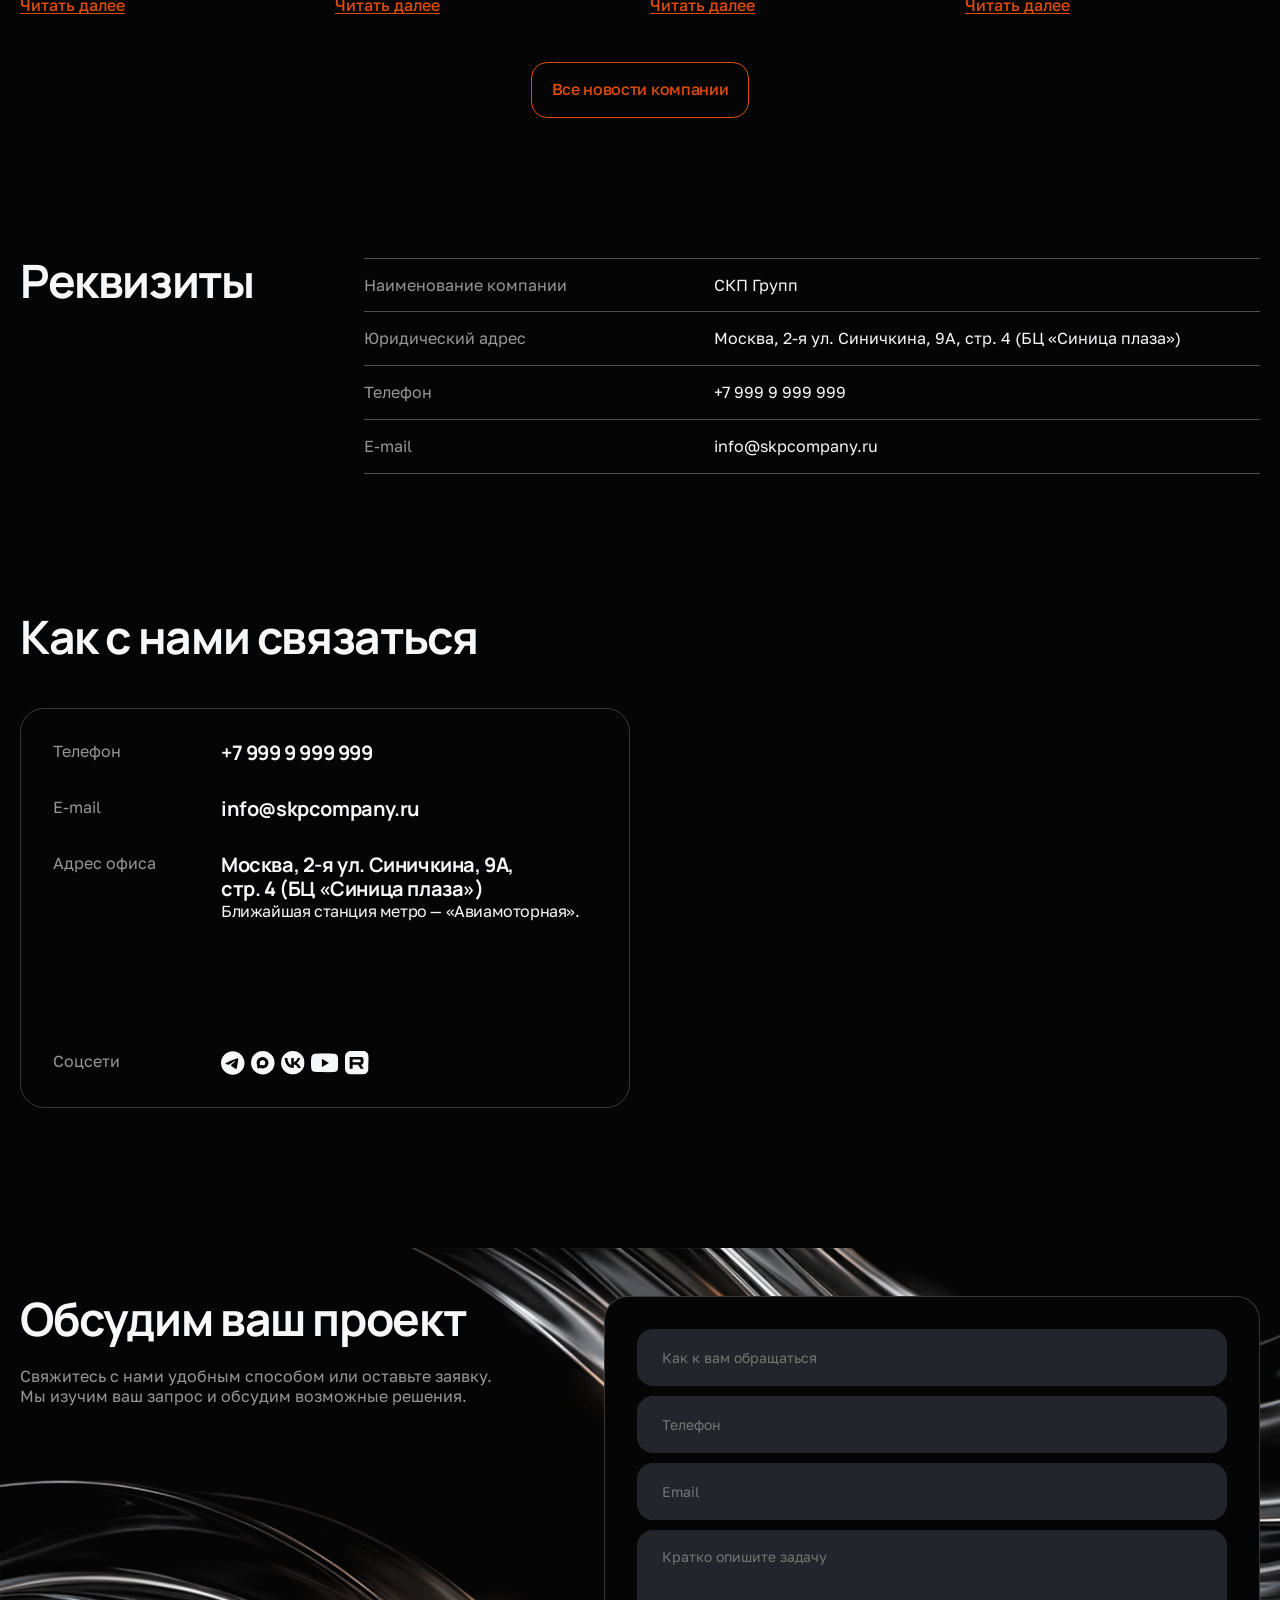
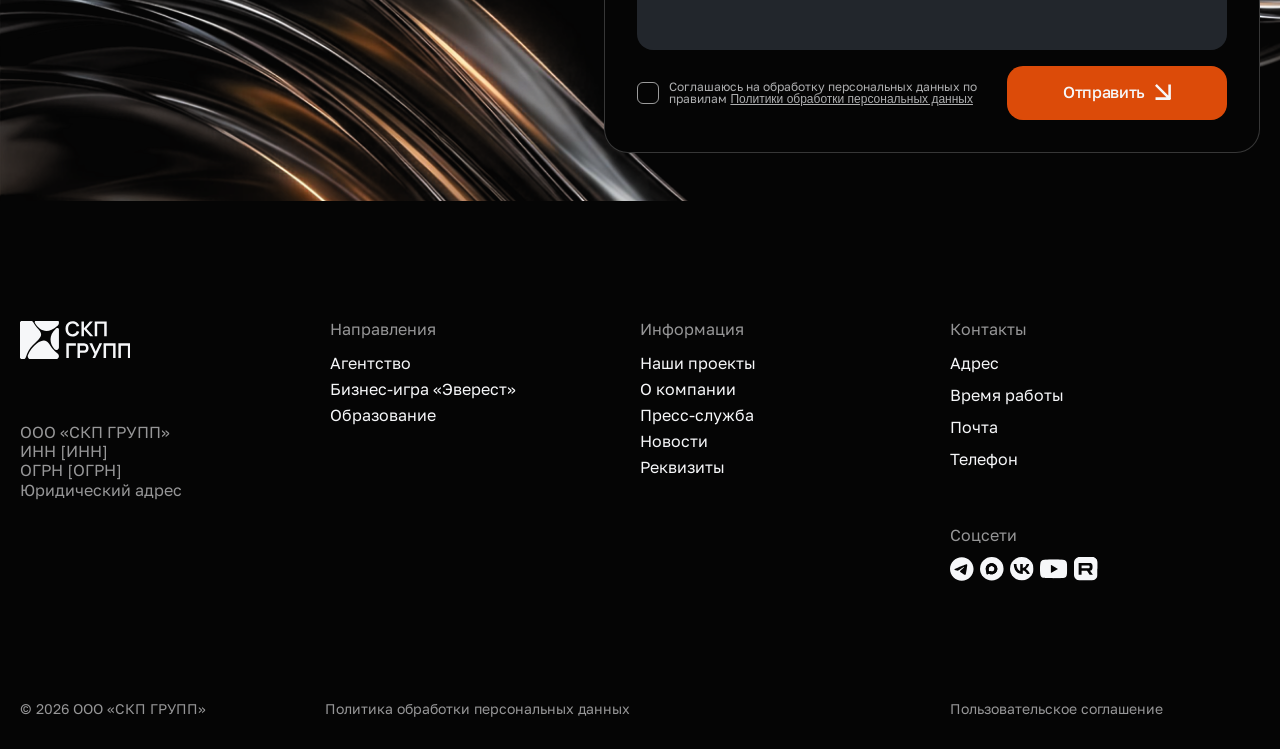
<file: about.html>
<!doctype html>
<html lang="en">
<head>
    <meta charset="UTF-8">
    <meta name="viewport"
          content="width=device-width, user-scalable=no, initial-scale=1.0, maximum-scale=1.0, minimum-scale=1.0">
    <meta http-equiv="X-UA-Compatible" content="ie=edge">
    <title>СКП ГРУПП</title>
    <link rel="stylesheet" href="./css/style.css">
</head>
<body>
<div class="wrapper">
    <header class="header">
        <div class="container">
            <div class="header-row">
                <a href="./index.html" class="header-logo">
                    <img src="./img/main/logo.svg" alt="">
                </a>
                <nav class="nav header-nav" data-nav-menu>
                    <ul class="nav-menu">
                        <li>
                            <a href="./directions.html">
                                Агентство
                            </a>
                        </li>
                        <li>
                            <a href="./services.html">
                                Бизнес-игра «Эверест»
                            </a>
                        </li>
                        <li>
                            <a href="./projects.html">
                                Образование
                            </a>
                        </li>
                        <li>
                            <a href="./laboratory.html">
                                Проекты
                            </a>
                        </li>
                        <li>
                            <a href="./prices.html">
                                О компании
                            </a>
                        </li>
                    </ul>
                </nav>
                <button class="header__button">
                    Связаться
                </button>
                <button class="header-burger" data-burger-button>
                    <span></span>
                    <span></span>
                    <span></span>
                </button>
            </div>
        </div>
    </header>
    <main class="main about-page">
        <section class="section about">
            <div class="container">
                <div class="about-row">
                    <ul class="breadcrumbs">
                        <li class="breadcrumbs__item">
                            <a href="./index.html" class="breadcrumbs__link">
                                <svg width="16" height="18" viewBox="0 0 16 18" fill="none"
                                     xmlns="http://www.w3.org/2000/svg">
                                    <path d="M9.891 2.62977C8.85665 1.79008 7.14339 1.79008 6.10904 2.62977L1.05691 6.7311C0.766759 6.96664 0.571784 7.26442 0.49655 7.58691C-0.117015 10.217 -0.162306 12.9095 0.362581 15.5514L0.548415 16.4868C0.607111 16.7822 0.930827 17 1.31123 17H4.84144C5.13218 17 5.36787 16.8147 5.36787 16.5862V10.7931H10.6322V16.5862C10.6322 16.8147 10.8679 17 11.1586 17H14.6888C15.0692 17 15.3929 16.7822 15.4516 16.4868L15.6374 15.5514C16.1623 12.9095 16.117 10.217 15.5035 7.58691C15.4282 7.26442 15.2332 6.96664 14.9431 6.7311L9.891 2.62977Z"
                                          fill="white" fill-opacity="0.4"/>
                                </svg>
                            </a>
                        </li>
                        <li class="breadcrumbs__item">
                            <a href="#" class="breadcrumbs__link">
                                О компании
                            </a>
                        </li>
                    </ul>
                    <div class="about-body">
                        <h1 class="about__title section-title">
                            СКП ГРУПП — компания, которая объединяет бизнес, университеты и молодёжь через совместные проекты
                        </h1>
                        <p class="about__text section-text">
                            Мы работаем по трём основным направлениям: агентство, которое занимается молодёжным маркетингом и организацией мероприятий; бизнес-игра «Эверест», в которой участники учатся управлять компаниями и работать в команде; образовательные проекты, направленные на развитие студенческого предпринимательства и сотрудничества университетов с бизнесом.
                        </p>
                        <div class="about-bottom">
                            <a href="#" class="about-bottom__button button-orange-arrow">
                                Агентство
                            </a>
                            <a href="#" class="about-bottom__button button-white-arrow">
                                Бизнес-игра «Эверест»
                            </a>
                            <a href="#" class="about-bottom__button button-orange-arrow">
                                Образование
                            </a>
                        </div>
                    </div>
                </div>
            </div>
        </section>
        <section class="section history">
            <div class="container">
                <div class="history-row">
                    <h2 class="history__title section-title">
                        Наша история
                    </h2>
                    <div class="history-content">
                        <div class="history-block">
                            <p class="history-block__text section-text">
                                История компании началась со студенческого клуба предпринимательства МЭИ. Группа студентов во главе с Андреем Талягиным выдвинула инициативу о создании студенческой организации, чтобы развивать собственные идеи, находить единомышленников и получать опыт реализации проектов. Команда проводила мероприятия, развивала сообщество и привлекала к сотрудничеству представителей бизнеса.
                            </p>
                            <p class="history-block__text section-text">
                                Одним из первых партнёров клуба стала кофейня SAF рядом с университетом. Её основатель Сергей Симонян поддерживал студенческие инициативы и участвовал в организации мероприятий.
                            </p>
                        </div>
                        <div class="history-block">
                            <p class="history-block__text section-text">
                                Общие взгляды Андрея и Сергея на развитие молодёжного предпринимательства стали основой будущего бизнеса.
                            </p>
                            <p class="history-block__text section-text">
                                Со временем масштаб проектов вырос. Компаниям потребовались новые форматы взаимодействия со студентами, а участникам сообщества — больше возможностей для реализации собственных идей. Так появилась ООО «СКП ГРУПП», объединившая опыт студенческой команды и предпринимателей.
                            </p>
                            <p class="history-block__text section-text">
                                Одним из первых бизнес-проектов компании стал кофе-клуб SAF, созданный при участии основателей СКП ГРУПП.
                            </p>
                        </div>
                    </div>
                </div>
            </div>
        </section>
        <section class="section directions">
            <div class="container">
                <div class="directions-row">
                    <div class="directions-decor">
                        <img src="./img/main/directions-decor.svg" alt="">
                    </div>
                    <h2 class="directions__title section-title">
                        Чем мы занимаемся
                    </h2>
                    <div class="directions-content">
                        <a href="./everest.html" class="directions-block" data-aos="fade-in" data-aos-duration="1200" data-aos-delay="100">
                            <div class="directions-block__top">
                                <div class="directions-block__head">
                                    <span class="directions-block__number">
                                        02
                                    </span>
                                    <h3 class="directions-block__title">
                                        Бизнес-игра <br> «Эверест»
                                    </h3>
                                </div>
                                <div class="directions-block__arrow">
                                    <img src="./img/icons/arrow-right-top-orange.svg" alt="">
                                </div>
                            </div>
                            <div class="directions-block__bottom">
                                <p class="directions-block__text section-text">
                                    Бизнес-симуляция нового формата: команды управляют компаниями на общем рынке. Участники распределяют роли, принимают решения и соревнуются за прибыль. Побеждает тот, кто лучше управляет ресурсами и умеет договариваться. «Эверест» подходит для корпоративного мероприятия, обучения и знакомства с молодёжным сообществом.
                                </p>
                                <span class="directions-block__link">
                                    Об игре «Эверест»
                                </span>
                            </div>
                        </a>
                        <a href="./agency.html" class="directions-block" data-aos="fade-in" data-aos-duration="1200" >
                            <div class="directions-block__top">
                                <div class="directions-block__head">
                                    <span class="directions-block__number">
                                        01
                                    </span>
                                    <h3 class="directions-block__title">
                                        Агентство
                                    </h3>
                                </div>
                                <div class="directions-block__arrow">
                                    <img src="./img/icons/arrow-right-top-orange.svg" alt="">
                                </div>
                            </div>
                            <div class="directions-block__bottom">
                                <p class="directions-block__text section-text">
                                    Помогаем компаниям познакомить студентов с брендом, продуктом и карьерными возможностями. Организуем события, запускаем рекламу в студенческих сообществах, готовим контент и собираем обратную связь. От идеи до итогового отчёта с вами работает одна команда.
                                </p>
                                <span class="directions-block__link">
                                    Услуги для бизнеса
                                </span>
                            </div>
                        </a>
                        <a href="./education.html" class="directions-block" data-aos="fade-in" data-aos-duration="1200" data-aos-delay="200">
                            <div class="directions-block__top">
                                <div class="directions-block__head">
                                    <span class="directions-block__number">
                                        03
                                    </span>
                                    <h3 class="directions-block__title">
                                        Образовательные проекты
                                    </h3>
                                </div>
                                <div class="directions-block__arrow">
                                    <img src="./img/icons/arrow-right-top-orange.svg" alt="">
                                </div>
                            </div>
                            <div class="directions-block__bottom">
                                <p class="directions-block__text section-text">
                                    Помогаем студентам перейти от идеи к делу: создаём сообщества молодых предпринимателей в вузах, проводим занятия с практиками, соревнования и конкурс стартапов. Университеты получают новые форматы взаимодействия со студентами, а компании — возможность участвовать в обучении и знакомиться с будущими специалистами.
                                </p>
                                <span class="directions-block__link">
                                    Об образовательной деятельности
                                </span>
                            </div>
                        </a>
                    </div>
                </div>
            </div>
        </section>
        <section class="section team">
            <div class="container">
                <div class="team-row">
                    <h2 class="team__title section-title">
                        Команда СКП ГРУПП
                    </h2>
                    <div class="team-content">
                        <div class="team-part">
                            <div class="team-list">
                                <div class="team-block">
                                    <div class="team-block__avatar">
                                        <img src="./img/main/team-avatar.jpg" alt="">
                                    </div>
                                    <div class="team-block__content">
                                        <h4 class="team-block__name">
                                            Андрей Талягин
                                        </h4>
                                        <p class="team-block__role">
                                            Генеральный директор
                                        </p>
                                    </div>
                                    <div class="team-block__info">
                                        <span class="team-block__info-title">
                                            E-mail:
                                        </span>
                                        <a href="mailto:avtaliagin@skpcompany.ru" class="team-block__info-email">
                                            avtaliagin@skpcompany.ru
                                        </a>
                                    </div>
                                </div>
                                <div class="team-block">
                                    <div class="team-block__avatar">
                                        <img src="./img/main/team-avatar.jpg" alt="">
                                    </div>
                                    <div class="team-block__content">
                                        <h4 class="team-block__name">
                                            Сергей Симонян
                                        </h4>
                                        <p class="team-block__role">
                                            Коммерческий директор
                                        </p>
                                    </div>
                                    <div class="team-block__info">
                                        <span class="team-block__info-title">
                                            E-mail:
                                        </span>
                                        <a href="mailto:simonyansa@skpcompany.ru" class="team-block__info-email">
                                            simonyansa@skpcompany.ru
                                        </a>
                                    </div>
                                </div>
                                <div class="team-block">
                                    <div class="team-block__avatar">
                                        <img src="./img/main/team-avatar.jpg" alt="">
                                    </div>
                                    <div class="team-block__content">
                                        <h4 class="team-block__name">
                                            Денис Романов
                                        </h4>
                                        <p class="team-block__role">
                                            Директор по развитию бизнеса
                                        </p>
                                    </div>
                                    <div class="team-block__info">
                                        <span class="team-block__info-title">
                                            E-mail:
                                        </span>
                                        <a href="mailto:simonyansa@skpcompany.ru" class="team-block__info-email">
                                            simonyansa@skpcompany.ru
                                        </a>
                                    </div>
                                </div>
                                <div class="team-block">
                                    <div class="team-block__avatar">
                                        <img src="./img/main/team-avatar.jpg" alt="">
                                    </div>
                                    <div class="team-block__content">
                                        <h4 class="team-block__name">
                                            Александр Берман
                                        </h4>
                                        <p class="team-block__role">
                                            Главный проектный менеджер
                                        </p>
                                    </div>
                                    <div class="team-block__info">
                                        <span class="team-block__info-title">
                                            E-mail:
                                        </span>
                                        <a href="mailto:alberman@skpcompany.ru" class="team-block__info-email">
                                            alberman@skpcompany.ru
                                        </a>
                                    </div>
                                </div>
                                <div class="team-block">
                                    <div class="team-block__avatar">
                                        <img src="./img/main/team-avatar.jpg" alt="">
                                    </div>
                                    <div class="team-block__content">
                                        <h4 class="team-block__name">
                                            Максим Михалёв
                                        </h4>
                                        <p class="team-block__role">
                                            Главный менеджер по работе с партнёрами
                                        </p>
                                    </div>
                                    <div class="team-block__info">
                                        <span class="team-block__info-title">
                                            E-mail:
                                        </span>
                                        <a href="mailto:mikhalev.maxim@skpcompany.ru" class="team-block__info-email">
                                            mikhalev.maxim@skpcompany.ru
                                        </a>
                                    </div>
                                </div>
                            </div>
                        </div>
                        <div class="team-part">
                            <h3 class="team-part__title">
                                Пресс-служба
                            </h3>
                            <div class="team-list">
                                <div class="team-block">
                                    <div class="team-block__avatar">
                                        <img src="./img/main/team-avatar.jpg" alt="">
                                    </div>
                                    <div class="team-block__content">
                                        <h4 class="team-block__name">
                                            Александр Власов
                                        </h4>
                                        <p class="team-block__role">
                                            Директор по коммуникациям
                                        </p>
                                    </div>
                                    <div class="team-block__info">
                                        <span class="team-block__info-title">
                                            E-mail:
                                        </span>
                                        <a href="mailto:vlasovaa@skpcompany.ru" class="team-block__info-email">
                                            vlasovaa@skpcompany.ru
                                        </a>
                                    </div>
                                </div>
                            </div>
                        </div>
                    </div>
                </div>
            </div>
        </section>
        <section class="section signature">
            <div class="container">
                <div class="signature-row">
                    <h2 class="signature__title section-title">
                        Фирменный стиль компании
                    </h2>
                    <div class="signature-content" data-faq>
                        <div class="signature-block">
                            <div class="solutions-block__head active" data-faq-toggle>
                                <div class="solutions-block__icon">
                                    <img src="./img/icons/signature01.svg" alt="">
                                </div>
                                <h3 class="solutions-block__title">
                                    Логотип
                                </h3>
                                <span class="solutions-block__plus">
                                    +
                                </span>
                            </div>
                            <div class="signature-block__panel active" data-faq-panel>
                                <div class="signature-block__info">
                                    <div class="signature-item">
                                        <div class="signature-item__img">
                                            <img src="./img/main/signature01.svg" alt="">
                                        </div>
                                        <div class="signature-item__list">
                                            <a href="#">
                                                Скачать в формате eps
                                            </a>
                                            <a href="#">
                                                Скачать в формате svg
                                            </a>
                                            <a href="#">
                                                Скачать в формате png
                                            </a>
                                            <a href="#">
                                                Скачать в формате ai
                                            </a>
                                            <a href="#">
                                                Скачать в формате jpg
                                            </a>
                                        </div>
                                    </div>
                                    <div class="signature-item">
                                        <div class="signature-item__img">
                                            <img src="./img/main/signature02.svg" alt="">
                                        </div>
                                        <div class="signature-item__list">
                                            <a href="#">
                                                Скачать в формате eps
                                            </a>
                                            <a href="#">
                                                Скачать в формате svg
                                            </a>
                                            <a href="#">
                                                Скачать в формате png
                                            </a>
                                            <a href="#">
                                                Скачать в формате ai
                                            </a>
                                            <a href="#">
                                                Скачать в формате jpg
                                            </a>
                                        </div>
                                    </div>
                                </div>
                            </div>
                        </div>
                        <div class="signature-block">
                            <div class="solutions-block__head" data-faq-toggle>
                                <div class="solutions-block__icon">
                                    <img src="./img/icons/signature02.svg" alt="">
                                </div>
                                <h3 class="solutions-block__title">
                                    Руководство по использованию фирменного стиля
                                </h3>
                                <span class="solutions-block__plus">
                                    +
                                </span>
                            </div>
                            <div class="signature-block__panel" data-faq-panel>
                                <div class="signature-block__info">
                                    <div class="signature-group">
                                        <div class="signature-group__img">
                                            <img src="./img/main/signature03.png" alt="">
                                        </div>
                                        <div class="signature-item__list">
                                            <a href="#">
                                                Скачать (файл .pdf)
                                            </a>
                                        </div>
                                    </div>
                                </div>
                            </div>
                        </div>
                    </div>
                </div>
            </div>
        </section>
        <section class="section news">
            <div class="container">
                <div class="news-row">
                    <h2 class="news__title section-title">
                        Новости компании
                    </h2>
                    <div class="news-content">
                        <a href="./article.html" target="_blank" class="news-block" data-aos="fade-in" data-aos-duration="1200">
                            <div class="news-block__img">
                                <img src="./img/main/news01.jpg" alt="">
                            </div>
                            <div class="news-block__content">
                                <h3 class="news-block__title">
                                    Новость пример 1
                                </h3>
                                <p class="news-block__text section-text">
                                    Выступаем в роли связующего звена между бизнесом и молодёжью. Решаем ваши задачи в сфере маркетинга и организации мероприятий.
                                </p>
                                <span class="news-block__link">
                                    Читать далее
                                </span>
                            </div>
                        </a>
                        <a href="./article.html" target="_blank" class="news-block" data-aos="fade-in" data-aos-duration="1200" data-aos-delay="100">
                            <div class="news-block__img">
                                <img src="./img/main/news01.jpg" alt="">
                            </div>
                            <div class="news-block__content">
                                <h3 class="news-block__title">
                                    Новость пример 2
                                </h3>
                                <p class="news-block__text section-text">
                                    Выступаем в роли связующего звена между бизнесом и молодёжью. Решаем ваши задачи в сфере маркетинга и организации мероприятий.
                                </p>
                                <span class="news-block__link">
                                    Читать далее
                                </span>
                            </div>
                        </a>
                        <a href="./article.html" target="_blank" class="news-block" data-aos="fade-in" data-aos-duration="1200" data-aos-delay="200">
                            <div class="news-block__img">
                                <img src="./img/main/news01.jpg" alt="">
                            </div>
                            <div class="news-block__content">
                                <h3 class="news-block__title">
                                    Новость пример 3
                                </h3>
                                <p class="news-block__text section-text">
                                    Выступаем в роли связующего звена между бизнесом и молодёжью. Решаем ваши задачи в сфере маркетинга и организации мероприятий.
                                </p>
                                <span class="news-block__link">
                                    Читать далее
                                </span>
                            </div>
                        </a>
                        <a href="./article.html" target="_blank" class="news-block" data-aos="fade-in" data-aos-duration="1200" data-aos-delay="300">
                            <div class="news-block__img">
                                <img src="./img/main/news01.jpg" alt="">
                            </div>
                            <div class="news-block__content">
                                <h3 class="news-block__title">
                                    Новость пример 4
                                </h3>
                                <p class="news-block__text section-text">
                                    Выступаем в роли связующего звена между бизнесом и молодёжью. Решаем ваши задачи в сфере маркетинга и организации мероприятий.
                                </p>
                                <span class="news-block__link">
                                    Читать далее
                                </span>
                            </div>
                        </a>
                    </div>
                    <a href="./blog.html" class="news-link__all button-orange">
                        Все новости компании
                    </a>
                </div>
            </div>
        </section>
        <section class="section details">
            <div class="container">
                <div class="details-row">
                    <h2 class="details__title section-title">
                        Реквизиты
                    </h2>
                    <div class="details-content">
                        <div class="details-block">
                            <p class="details-block__title">
                                Наименование компании
                            </p>
                            <p class="details-block__text">
                                СКП Групп
                            </p>
                        </div>
                        <div class="details-block">
                            <p class="details-block__title">
                                Юридический адрес
                            </p>
                            <p class="details-block__text">
                                Москва, 2-я ул. Синичкина, 9А, стр. 4 (БЦ «Синица плаза»)
                            </p>
                        </div>
                        <div class="details-block">
                            <p class="details-block__title">
                                Телефон
                            </p>
                            <a href="tel:+79999999999" class="details-block__link">
                                +7 999 9 999 999
                            </a>
                        </div>
                        <div class="details-block">
                            <p class="details-block__title">
                                E-mail
                            </p>
                            <a href="mailto:info@skpcompany.ru" class="details-block__link">
                                info@skpcompany.ru
                            </a>
                        </div>
                    </div>
                </div>
            </div>
        </section>
        <section class="section contacts">
            <div class="container">
                <div class="contacts-row">
                    <h2 class="contacts__title section-title">
                        Как с нами связаться
                    </h2>
                    <div class="contacts-content">
                        <div class="contacts-main">
                            <div class="contacts-block">
                                <p class="contacts-block__title">
                                    Телефон
                                </p>
                                <a href="tel:+7 9999999999" class="contacts-block__link">
                                    +7 999 9 999 999
                                </a>
                            </div>
                            <div class="contacts-block">
                                <p class="contacts-block__title">
                                    E-mail
                                </p>
                                <a href="mailto:info@skpcompany.ru" class="contacts-block__link">
                                    info@skpcompany.ru
                                </a>
                            </div>
                            <div class="contacts-block">
                                <p class="contacts-block__title">
                                    Адрес офиса
                                </p>
                                <p class="contacts-block__address">
                                    Москва, 2-я ул. Синичкина, 9А, <br>
                                    стр. 4 (БЦ «Синица плаза») <br>
                                    <span class="contacts-block__address-info">
                                        Ближайшая станция метро — «Авиамоторная».
                                    </span>
                                </p>
                            </div>
                            <div class="contacts-block">
                                <p class="contacts-block__title">
                                    Соцсети
                                </p>
                                <div class="contacts-block__socials">
                                    <a href="#" class="footer-socials__link">
                                        <svg width="25" height="25" viewBox="0 0 25 25" fill="none" xmlns="http://www.w3.org/2000/svg">
                                            <g clip-path="url(#clip0_42_666)">
                                                <path d="M24.537 12.4384C24.537 19.2142 19.0442 24.707 12.2685 24.707C5.4928 24.707 0 19.2142 0 12.4384C0 5.66272 5.4928 0.169922 12.2685 0.169922C19.0442 0.169922 24.537 5.66272 24.537 12.4384ZM12.7082 9.22708C11.5149 9.72341 9.12996 10.7507 5.55344 12.3089C4.97267 12.5399 4.66843 12.7658 4.64074 12.9867C4.59393 13.3601 5.06149 13.5071 5.69819 13.7073C5.78479 13.7346 5.87453 13.7628 5.96652 13.7927C6.59293 13.9963 7.43557 14.2345 7.87361 14.244C8.27097 14.2526 8.71446 14.0888 9.20409 13.7525C12.5457 11.4968 14.2707 10.3567 14.379 10.3321C14.4554 10.3148 14.5613 10.293 14.633 10.3567C14.7048 10.4205 14.6977 10.5412 14.6901 10.5736C14.6438 10.7711 12.8084 12.4774 11.8587 13.3604C11.5626 13.6357 11.3525 13.8309 11.3096 13.8755C11.2134 13.9754 11.1154 14.0699 11.0212 14.1607C10.4392 14.7217 10.0028 15.1424 11.0454 15.8294C11.5463 16.1596 11.9472 16.4326 12.3472 16.7049C12.784 17.0024 13.2196 17.2991 13.7833 17.6686C13.9269 17.7627 14.064 17.8605 14.1976 17.9557C14.7059 18.3181 15.1626 18.6437 15.7268 18.5917C16.0546 18.5616 16.3933 18.2533 16.5652 17.3339C16.9717 15.1612 17.7706 10.4534 17.9552 8.51351C17.9714 8.34354 17.951 8.12603 17.9347 8.03054C17.9183 7.93505 17.8842 7.799 17.7601 7.69829C17.6131 7.57902 17.3862 7.55387 17.2847 7.55565C16.8232 7.56378 16.1153 7.80995 12.7082 9.22708Z" fill-rule="evenodd" clip-rule="evenodd" fill="#F6F7F9"/>
                                            </g>
                                            <defs>
                                                <clipPath id="clip0_42_666">
                                                    <rect width="25" height="25" fill="white"/>
                                                </clipPath>
                                            </defs>
                                        </svg>
                                    </a>
                                    <a href="#" class="footer-socials__link">
                                        <svg width="25" height="25" viewBox="0 0 25 25" fill="none" xmlns="http://www.w3.org/2000/svg">
                                            <circle cx="12.2685" cy="12.2685" r="12.2685" fill="#F6F7F9"/>
                                            <path d="M12.1358 6.48145C8.81898 6.48145 6.01953 8.96008 6.01953 12.2547C6.01953 13.6158 6.27693 14.5607 6.5074 15.4068L6.51676 15.4412C6.7122 16.1351 6.88464 16.7707 6.88464 17.5229C6.96801 18.5249 8.87933 17.9392 9.48291 17.1898C10.4371 17.8559 10.9861 18.0225 12.1674 18.0225C15.4328 18.0057 18.0677 15.4388 18.0565 12.2853C18.0565 9.08222 15.4554 6.48145 12.1358 6.48145ZM12.2162 9.32923C10.601 9.24874 9.34205 10.3285 9.06326 12.0216C8.83333 13.4233 9.24148 15.1303 9.58925 15.2191C9.75595 15.258 10.1756 14.9304 10.4371 14.6779C10.8696 14.9664 11.3732 15.1397 11.8972 15.1803C13.5709 15.258 15.001 14.0275 15.1134 12.413C15.1788 10.795 13.8902 9.42461 12.2162 9.33201V9.32923Z" fill-rule="evenodd" clip-rule="evenodd" fill="#050505"/>
                                            <path d="M6.01953 12.2547C6.01953 8.96008 8.81898 6.48145 12.1358 6.48145C15.4554 6.48145 18.0565 9.08222 18.0565 12.2853C18.0677 15.4388 15.4328 18.0057 12.1674 18.0225C10.9861 18.0225 10.4371 17.8559 9.48291 17.1898C8.87933 17.9392 6.96801 18.5249 6.88464 17.5229C6.88464 16.7707 6.7122 16.1351 6.51676 15.4412L6.5074 15.4068C6.27693 14.5607 6.01953 13.6158 6.01953 12.2547ZM12.2162 9.32923C10.601 9.24874 9.34205 10.3285 9.06326 12.0216C8.83333 13.4233 9.24148 15.1303 9.58925 15.2191C9.75595 15.258 10.1756 14.9304 10.4371 14.6779C10.8696 14.9664 11.3732 15.1397 11.8972 15.1803C13.5709 15.258 15.001 14.0275 15.1134 12.413C15.1788 10.795 13.8902 9.42461 12.2162 9.33201V9.32923Z" fill="#050505"/>
                                        </svg>
                                    </a>
                                    <a href="#" class="footer-socials__link">
                                        <svg width="25" height="25" viewBox="0 0 25 25" fill="none" xmlns="http://www.w3.org/2000/svg">
                                            <g clip-path="url(#clip0_42_671)">
                                                <circle cx="12.2685" cy="12.2685" r="12.2685" fill="#F6F7F9"/>
                                                <path d="M3.92578 7.36035C4.06126 13.7975 7.31279 17.6659 13.0135 17.6659H13.3367V13.9831C15.4314 14.1895 17.0154 15.7059 17.6511 17.6659H20.611C19.7981 14.7362 17.6615 13.1166 16.3275 12.4977C17.6615 11.7343 19.5374 9.87742 19.9856 7.36035H17.2967C16.7131 9.40289 14.9833 11.2598 13.3367 11.4351V7.36035H10.6477V14.4989C8.98027 14.0863 6.87513 12.085 6.78133 7.36035H3.92578Z" fill="#050505"/>
                                            </g>
                                            <defs>
                                                <clipPath id="clip0_42_671">
                                                    <rect width="24.537" height="24.537" fill="white"/>
                                                </clipPath>
                                            </defs>
                                        </svg>
                                    </a>
                                    <a href="#" class="footer-socials__link footer-socials__link_yt">
                                        <svg width="29" height="20" viewBox="0 0 29 20" fill="none" xmlns="http://www.w3.org/2000/svg">
                                            <g clip-path="url(#clip0_42_674)">
                                                <path d="M25.1034 0.585003C26.3169 0.911019 27.2769 1.87097 27.6029 3.08447C28.2006 5.29416 28.2187 9.87652 28.2187 9.87652C28.2187 9.87652 28.2187 14.477 27.621 16.6686C27.295 17.8821 26.335 18.842 25.1215 19.1681C22.93 19.7657 14.1093 19.7657 14.1093 19.7657C14.1093 19.7657 5.28874 19.7657 3.09717 19.1681C1.88366 18.842 0.92372 17.8821 0.597701 16.6686C0 14.4589 0 9.87652 0 9.87652C0 9.87652 0 5.29416 0.579588 3.10259C0.905606 1.88908 1.86555 0.929137 3.07906 0.603121C5.27063 0.00541239 14.0912 -0.0126953 14.0912 -0.0126953C14.0912 -0.0126953 22.9118 -0.0126953 25.1034 0.585003ZM18.6012 9.87653L11.2839 14.1148V5.63829L18.6012 9.87653Z" fill-rule="evenodd" clip-rule="evenodd" fill="#F6F7F9"/>
                                            </g>
                                            <defs>
                                                <clipPath id="clip0_42_674">
                                                    <rect width="28.2187" height="19.7531" fill="white"/>
                                                </clipPath>
                                            </defs>
                                        </svg>
                                    </a>
                                    <a href="#" class="footer-socials__link">
                                        <svg width="24" height="24" viewBox="0 0 24 24" fill="none" xmlns="http://www.w3.org/2000/svg">
                                            <g clip-path="url(#clip0_42_676)">
                                                <path d="M5.71899 23.5156H17.7942C20.9524 23.5156 23.5132 20.9547 23.5132 17.7966V5.71899C23.5156 2.5679 20.9641 0.00940623 17.813 0H5.70253C2.55144 0.00940623 0 2.5679 0 5.71899V17.7942C0 20.9547 2.56085 23.5156 5.71899 23.5156Z" fill="#F6F7F9"/>
                                                <path d="M17.8131 0H11.7578C11.7578 6.49265 17.023 11.7578 23.5156 11.7578V5.71899C23.5156 2.5679 20.9642 0.00940623 17.8131 0Z" fill="#F6F7F9"/>
                                                <path d="M14.5258 11.2216H7.57931V8.47267H14.5258C14.9326 8.47267 15.2148 8.54322 15.3559 8.66785C15.497 8.79249 15.5864 9.02059 15.5864 9.35451V10.3422C15.5864 10.6949 15.4994 10.923 15.3559 11.0476C15.2148 11.1699 14.9326 11.2216 14.5258 11.2216ZM15.0032 5.87891H4.63281V17.6367H7.57931V13.8107H13.0091L15.584 17.6367H18.8833L16.0426 13.7942C17.089 13.639 17.5593 13.3169 17.9473 12.7901C18.3353 12.261 18.5305 11.4145 18.5305 10.2881V9.40624C18.5305 8.73605 18.46 8.20695 18.3353 7.80248C18.2107 7.39801 18.0014 7.04528 17.7004 6.72782C17.383 6.42682 17.0302 6.21753 16.6069 6.07644C16.1837 5.94945 15.6546 5.87891 15.0032 5.87891Z" fill="#050505"/>
                                            </g>
                                            <defs>
                                                <clipPath id="clip0_42_676">
                                                    <rect width="23.5156" height="23.5156" fill="white"/>
                                                </clipPath>
                                            </defs>
                                        </svg>
                                    </a>
                                </div>
                            </div>
                        </div>
                        <div class="contacts-map">
                            <script type="text/javascript" charset="utf-8" async src="https://api-maps.yandex.ru/services/constructor/1.0/js/?um=constructor%3Ac6c69e02d12dc846b20b3d1ada62102870f7b8c472e611c26e4c3a402630c97b&amp;width=100%25&amp;height=400&amp;lang=ru_RU&amp;scroll=true"></script>
                        </div>
                    </div>
                </div>
            </div>
        </section>
        <section class="section consultation" id="consultation">
            <div class="container">
                <div class="consultation-row">
                    <div class="consultation-left">
                        <h2 class="consultation-left__title section-title">
                            Обсудим ваш проект
                        </h2>
                        <p class="consultation-left__text section-text">
                            Свяжитесь с нами удобным способом или оставьте заявку. <br> Мы изучим ваш запрос и обсудим возможные решения.
                        </p>
                    </div>
                    <div class="consultation-right">
                        <div class="consultation-form">
                            <form action="#">
                                <label class="consultation-form__input">
                                    <input type="text" placeholder="Как к вам обращаться">
                                </label>
                                <label class="consultation-form__input">
                                    <input type="number" placeholder="Телефон">
                                </label>
                                <label class="consultation-form__input">
                                    <input type="email" placeholder="Email">
                                </label>
                                <label class="consultation-form__area">
                                    <textarea placeholder="Кратко опишите задачу"></textarea>
                                </label>
                                <div class="consultation-form__bottom">
                                    <label class="consultation-form__checkbox">
                                        <input type="checkbox" required>
                                        <span class="consultation-form__checkbox-decor">
                                            <svg width="12" height="9" viewBox="0 0 12 9" fill="none" xmlns="http://www.w3.org/2000/svg">
                                                <path d="M0.691406 4.35807L3.89974 7.56641L10.7747 0.691406" stroke="white" stroke-width="1.95556"></path>
                                            </svg>
                                        </span>
                                        <p class="consultation-form__checkbox-text">
                                            Соглашаюсь на обработку персональных данных по правилам <a href="./privacy.html" target="_blank">Политики обработки персональных данных</a>
                                        </p>
                                    </label>
                                    <button class="consultation-form__button button-orange-arrow">
                                        Отправить
                                    </button>
                                </div>
                            </form>
                        </div>
                    </div>
                </div>
            </div>
        </section>
    </main>
    <footer class="footer">
        <div class="container">
            <div class="footer-row">
                <div class="footer-top">
                    <div class="footer-left">
                        <a href="./index.html" class="footer-left__logo">
                            <img src="./img/main/logo.svg" alt="">
                        </a>
                        <div class="footer-left__info">
                            <p>
                                ООО «СКП ГРУПП»
                            </p>
                            <p>
                                ИНН [ИНН]
                            </p>
                            <p>
                                ОГРН [ОГРН]
                            </p>
                            <p>
                                Юридический адрес
                            </p>
                        </div>
                    </div>
                    <div class="footer-menu">
                        <h3 class="footer-menu__title">
                            Направления
                        </h3>
                        <ul class="footer-menu__list">
                            <li>
                                <a href="#">
                                    Агентство
                                </a>
                            </li>
                            <li>
                                <a href="#">
                                    Бизнес-игра «Эверест»
                                </a>
                            </li>
                            <li>
                                <a href="#">
                                    Образование
                                </a>
                            </li>
                        </ul>
                    </div>
                    <div class="footer-menu">
                        <h3 class="footer-menu__title">
                            Информация
                        </h3>
                        <ul class="footer-menu__list">
                            <li>
                                <a href="#">
                                    Наши проекты
                                </a>
                            </li>
                            <li>
                                <a href="#">
                                    О компании
                                </a>
                            </li>
                            <li>
                                <a href="#">
                                    Пресс-служба
                                </a>
                            </li>
                            <li>
                                <a href="#">
                                    Новости
                                </a>
                            </li>
                            <li>
                                <a href="#">
                                    Реквизиты
                                </a>
                            </li>
                        </ul>
                    </div>
                    <div class="footer-right">
                        <div class="footer-contacts">
                            <h3 class="footer-menu__title">
                                Контакты
                            </h3>
                            <div class="footer-contacts__list">
                                <p>
                                    Адрес
                                </p>
                                <p>
                                    Время работы
                                </p>
                                <a href="mailto:">
                                    Почта
                                </a>
                                <a href="tel:">
                                    Телефон
                                </a>
                            </div>
                        </div>
                        <div class="footer-socials">
                            <h3 class="footer-menu__title">
                                Соцсети
                            </h3>
                            <div class="footer-socials__list">
                                <a href="#" class="footer-socials__link">
                                    <svg width="25" height="25" viewBox="0 0 25 25" fill="none" xmlns="http://www.w3.org/2000/svg">
                                        <g clip-path="url(#clip0_42_666)">
                                            <path d="M24.537 12.4384C24.537 19.2142 19.0442 24.707 12.2685 24.707C5.4928 24.707 0 19.2142 0 12.4384C0 5.66272 5.4928 0.169922 12.2685 0.169922C19.0442 0.169922 24.537 5.66272 24.537 12.4384ZM12.7082 9.22708C11.5149 9.72341 9.12996 10.7507 5.55344 12.3089C4.97267 12.5399 4.66843 12.7658 4.64074 12.9867C4.59393 13.3601 5.06149 13.5071 5.69819 13.7073C5.78479 13.7346 5.87453 13.7628 5.96652 13.7927C6.59293 13.9963 7.43557 14.2345 7.87361 14.244C8.27097 14.2526 8.71446 14.0888 9.20409 13.7525C12.5457 11.4968 14.2707 10.3567 14.379 10.3321C14.4554 10.3148 14.5613 10.293 14.633 10.3567C14.7048 10.4205 14.6977 10.5412 14.6901 10.5736C14.6438 10.7711 12.8084 12.4774 11.8587 13.3604C11.5626 13.6357 11.3525 13.8309 11.3096 13.8755C11.2134 13.9754 11.1154 14.0699 11.0212 14.1607C10.4392 14.7217 10.0028 15.1424 11.0454 15.8294C11.5463 16.1596 11.9472 16.4326 12.3472 16.7049C12.784 17.0024 13.2196 17.2991 13.7833 17.6686C13.9269 17.7627 14.064 17.8605 14.1976 17.9557C14.7059 18.3181 15.1626 18.6437 15.7268 18.5917C16.0546 18.5616 16.3933 18.2533 16.5652 17.3339C16.9717 15.1612 17.7706 10.4534 17.9552 8.51351C17.9714 8.34354 17.951 8.12603 17.9347 8.03054C17.9183 7.93505 17.8842 7.799 17.7601 7.69829C17.6131 7.57902 17.3862 7.55387 17.2847 7.55565C16.8232 7.56378 16.1153 7.80995 12.7082 9.22708Z" fill-rule="evenodd" clip-rule="evenodd" fill="#F6F7F9"/>
                                        </g>
                                        <defs>
                                            <clipPath id="clip0_42_666">
                                                <rect width="25" height="25" fill="white"/>
                                            </clipPath>
                                        </defs>
                                    </svg>
                                </a>
                                <a href="#" class="footer-socials__link">
                                    <svg width="25" height="25" viewBox="0 0 25 25" fill="none" xmlns="http://www.w3.org/2000/svg">
                                        <circle cx="12.2685" cy="12.2685" r="12.2685" fill="#F6F7F9"/>
                                        <path d="M12.1358 6.48145C8.81898 6.48145 6.01953 8.96008 6.01953 12.2547C6.01953 13.6158 6.27693 14.5607 6.5074 15.4068L6.51676 15.4412C6.7122 16.1351 6.88464 16.7707 6.88464 17.5229C6.96801 18.5249 8.87933 17.9392 9.48291 17.1898C10.4371 17.8559 10.9861 18.0225 12.1674 18.0225C15.4328 18.0057 18.0677 15.4388 18.0565 12.2853C18.0565 9.08222 15.4554 6.48145 12.1358 6.48145ZM12.2162 9.32923C10.601 9.24874 9.34205 10.3285 9.06326 12.0216C8.83333 13.4233 9.24148 15.1303 9.58925 15.2191C9.75595 15.258 10.1756 14.9304 10.4371 14.6779C10.8696 14.9664 11.3732 15.1397 11.8972 15.1803C13.5709 15.258 15.001 14.0275 15.1134 12.413C15.1788 10.795 13.8902 9.42461 12.2162 9.33201V9.32923Z" fill-rule="evenodd" clip-rule="evenodd" fill="#050505"/>
                                        <path d="M6.01953 12.2547C6.01953 8.96008 8.81898 6.48145 12.1358 6.48145C15.4554 6.48145 18.0565 9.08222 18.0565 12.2853C18.0677 15.4388 15.4328 18.0057 12.1674 18.0225C10.9861 18.0225 10.4371 17.8559 9.48291 17.1898C8.87933 17.9392 6.96801 18.5249 6.88464 17.5229C6.88464 16.7707 6.7122 16.1351 6.51676 15.4412L6.5074 15.4068C6.27693 14.5607 6.01953 13.6158 6.01953 12.2547ZM12.2162 9.32923C10.601 9.24874 9.34205 10.3285 9.06326 12.0216C8.83333 13.4233 9.24148 15.1303 9.58925 15.2191C9.75595 15.258 10.1756 14.9304 10.4371 14.6779C10.8696 14.9664 11.3732 15.1397 11.8972 15.1803C13.5709 15.258 15.001 14.0275 15.1134 12.413C15.1788 10.795 13.8902 9.42461 12.2162 9.33201V9.32923Z" fill="#050505"/>
                                    </svg>
                                </a>
                                <a href="#" class="footer-socials__link">
                                    <svg width="25" height="25" viewBox="0 0 25 25" fill="none" xmlns="http://www.w3.org/2000/svg">
                                        <g clip-path="url(#clip0_42_671)">
                                            <circle cx="12.2685" cy="12.2685" r="12.2685" fill="#F6F7F9"/>
                                            <path d="M3.92578 7.36035C4.06126 13.7975 7.31279 17.6659 13.0135 17.6659H13.3367V13.9831C15.4314 14.1895 17.0154 15.7059 17.6511 17.6659H20.611C19.7981 14.7362 17.6615 13.1166 16.3275 12.4977C17.6615 11.7343 19.5374 9.87742 19.9856 7.36035H17.2967C16.7131 9.40289 14.9833 11.2598 13.3367 11.4351V7.36035H10.6477V14.4989C8.98027 14.0863 6.87513 12.085 6.78133 7.36035H3.92578Z" fill="#050505"/>
                                        </g>
                                        <defs>
                                            <clipPath id="clip0_42_671">
                                                <rect width="24.537" height="24.537" fill="white"/>
                                            </clipPath>
                                        </defs>
                                    </svg>
                                </a>
                                <a href="#" class="footer-socials__link footer-socials__link_yt">
                                    <svg width="29" height="20" viewBox="0 0 29 20" fill="none" xmlns="http://www.w3.org/2000/svg">
                                        <g clip-path="url(#clip0_42_674)">
                                            <path d="M25.1034 0.585003C26.3169 0.911019 27.2769 1.87097 27.6029 3.08447C28.2006 5.29416 28.2187 9.87652 28.2187 9.87652C28.2187 9.87652 28.2187 14.477 27.621 16.6686C27.295 17.8821 26.335 18.842 25.1215 19.1681C22.93 19.7657 14.1093 19.7657 14.1093 19.7657C14.1093 19.7657 5.28874 19.7657 3.09717 19.1681C1.88366 18.842 0.92372 17.8821 0.597701 16.6686C0 14.4589 0 9.87652 0 9.87652C0 9.87652 0 5.29416 0.579588 3.10259C0.905606 1.88908 1.86555 0.929137 3.07906 0.603121C5.27063 0.00541239 14.0912 -0.0126953 14.0912 -0.0126953C14.0912 -0.0126953 22.9118 -0.0126953 25.1034 0.585003ZM18.6012 9.87653L11.2839 14.1148V5.63829L18.6012 9.87653Z" fill-rule="evenodd" clip-rule="evenodd" fill="#F6F7F9"/>
                                        </g>
                                        <defs>
                                            <clipPath id="clip0_42_674">
                                                <rect width="28.2187" height="19.7531" fill="white"/>
                                            </clipPath>
                                        </defs>
                                    </svg>
                                </a>
                                <a href="#" class="footer-socials__link">
                                    <svg width="24" height="24" viewBox="0 0 24 24" fill="none" xmlns="http://www.w3.org/2000/svg">
                                        <g clip-path="url(#clip0_42_676)">
                                            <path d="M5.71899 23.5156H17.7942C20.9524 23.5156 23.5132 20.9547 23.5132 17.7966V5.71899C23.5156 2.5679 20.9641 0.00940623 17.813 0H5.70253C2.55144 0.00940623 0 2.5679 0 5.71899V17.7942C0 20.9547 2.56085 23.5156 5.71899 23.5156Z" fill="#F6F7F9"/>
                                            <path d="M17.8131 0H11.7578C11.7578 6.49265 17.023 11.7578 23.5156 11.7578V5.71899C23.5156 2.5679 20.9642 0.00940623 17.8131 0Z" fill="#F6F7F9"/>
                                            <path d="M14.5258 11.2216H7.57931V8.47267H14.5258C14.9326 8.47267 15.2148 8.54322 15.3559 8.66785C15.497 8.79249 15.5864 9.02059 15.5864 9.35451V10.3422C15.5864 10.6949 15.4994 10.923 15.3559 11.0476C15.2148 11.1699 14.9326 11.2216 14.5258 11.2216ZM15.0032 5.87891H4.63281V17.6367H7.57931V13.8107H13.0091L15.584 17.6367H18.8833L16.0426 13.7942C17.089 13.639 17.5593 13.3169 17.9473 12.7901C18.3353 12.261 18.5305 11.4145 18.5305 10.2881V9.40624C18.5305 8.73605 18.46 8.20695 18.3353 7.80248C18.2107 7.39801 18.0014 7.04528 17.7004 6.72782C17.383 6.42682 17.0302 6.21753 16.6069 6.07644C16.1837 5.94945 15.6546 5.87891 15.0032 5.87891Z" fill="#050505"/>
                                        </g>
                                        <defs>
                                            <clipPath id="clip0_42_676">
                                                <rect width="23.5156" height="23.5156" fill="white"/>
                                            </clipPath>
                                        </defs>
                                    </svg>
                                </a>
                            </div>
                        </div>
                    </div>
                </div>
                <div class="footer-bottom">
                    <p class="footer-bottom__copyright">
                        © 2026 ООО «СКП ГРУПП»
                    </p>
                    <a href="./privacy.html" target="_blank" class="footer-bottom__privacy">
                        Политика обработки персональных данных
                    </a>
                    <a href="./privacy.html" target="_blank" class="footer-bottom__agreement">
                        Пользовательское соглашение
                    </a>
                </div>
            </div>
        </div>
    </footer>
    <div class="modal-bg review-modal" data-modal="review-modal">
        <div class="review-content">
            <button class="reviews-modal__close modal-close" data-modal-close="review-modal">
                <svg xmlns="http://www.w3.org/2000/svg" width="16" height="16" viewBox="0 0 16 16" fill="none">
                    <path d="M9.4 8L15.7 1.7C16.1 1.3 16.1 0.7 15.7 0.3C15.3 -0.1 14.7 -0.1 14.3 0.3L8 6.6L1.7 0.3C1.3 -0.1 0.7 -0.1 0.3 0.3C-0.0999998 0.7 -0.0999998 1.3 0.3 1.7L6.6 8L0.3 14.3C0.1 14.5 0 14.7 0 15C0 15.6 0.4 16 1 16C1.3 16 1.5 15.9 1.7 15.7L8 9.4L14.3 15.7C14.5 15.9 14.7 16 15 16C15.3 16 15.5 15.9 15.7 15.7C16.1 15.3 16.1 14.7 15.7 14.3L9.4 8Z" fill="#DC4B09"/>
                </svg>
            </button>
            <div class="reviews-block">
                <div class="reviews-block__head">
                    <div class="reviews-block__avatar" data-reviews-avatar-modal>
                        <img src="./img/main/reviews01.jpg" alt="">
                    </div>
                    <div class="reviews-block__author">
                        <p class="reviews-block__name" data-reviews-name-modal>
                            Иванова Анна
                        </p>
                        <p class="reviews-block__role" data-reviews-role-modal>
                            Участник
                        </p>
                    </div>
                </div>
                <div class="reviews-block__content">
                    <p class="reviews-block__text section-text" data-reviews-text-modal>
                        Корпоративная бизнес-игра с собственной механикой и сценарием, который адаптируется под конкретный запрос. Проводим её для сотрудников компаний и для студентов. Корпоративная бизнес-игра с собственной механикой и сценарием, который адаптируется под конкретный запрос. Проводим её для сотрудников компаний и для студентов. Корпоративная бизнес-игра с собственной механикой и сценарием, который адаптируется под конкретный запрос. Проводим её для сотрудников компаний и для студентов. Корпоративная бизнес-игра с собственной механикой и сценарием, который адаптируется под конкретный запрос. Проводим её для сотрудников компаний и для студентов.
                    </p>
                </div>
            </div>
        </div>
    </div>
</div>
</body>
<script src="./js/aos.js"></script>
<script src="./js/fancybox.umd.js"></script>
<script src="./js/swiper-bundle.min.js"></script>
<script src="./js/app.js"></script>
</html>
</file>
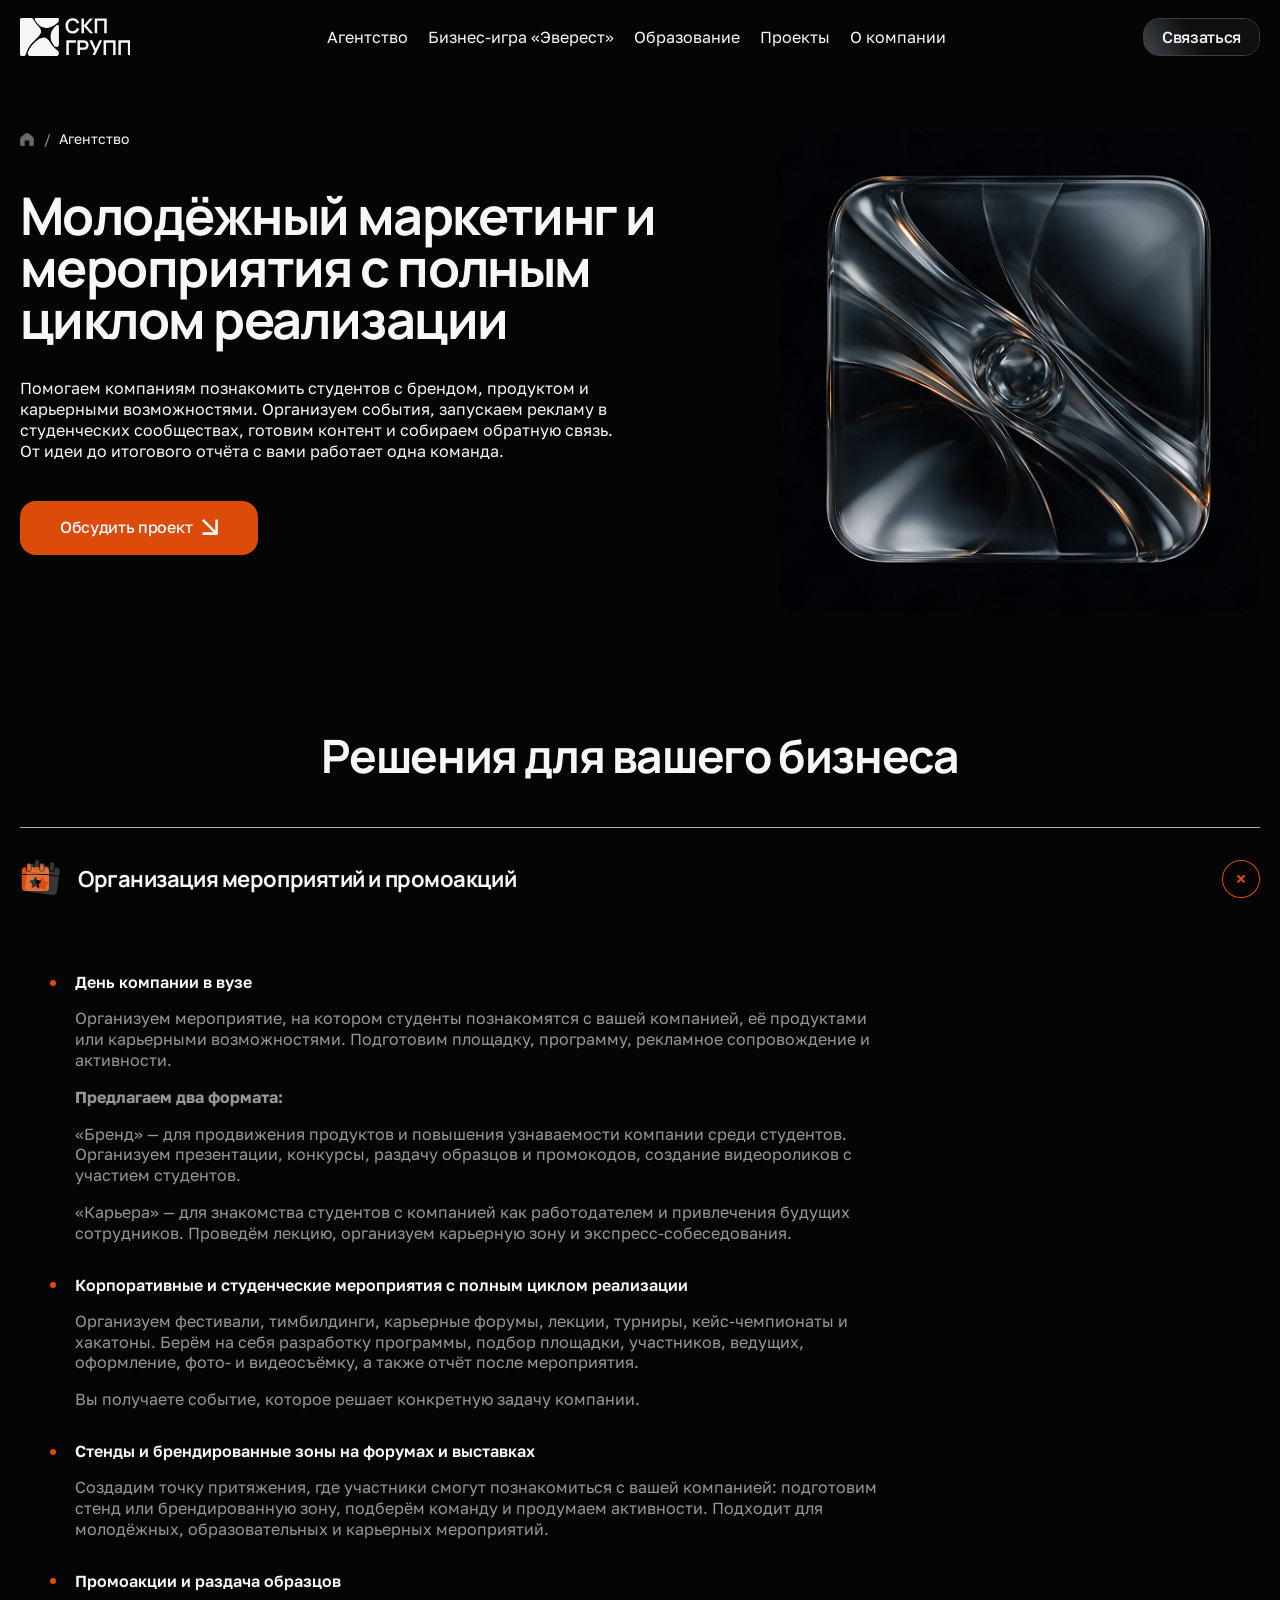
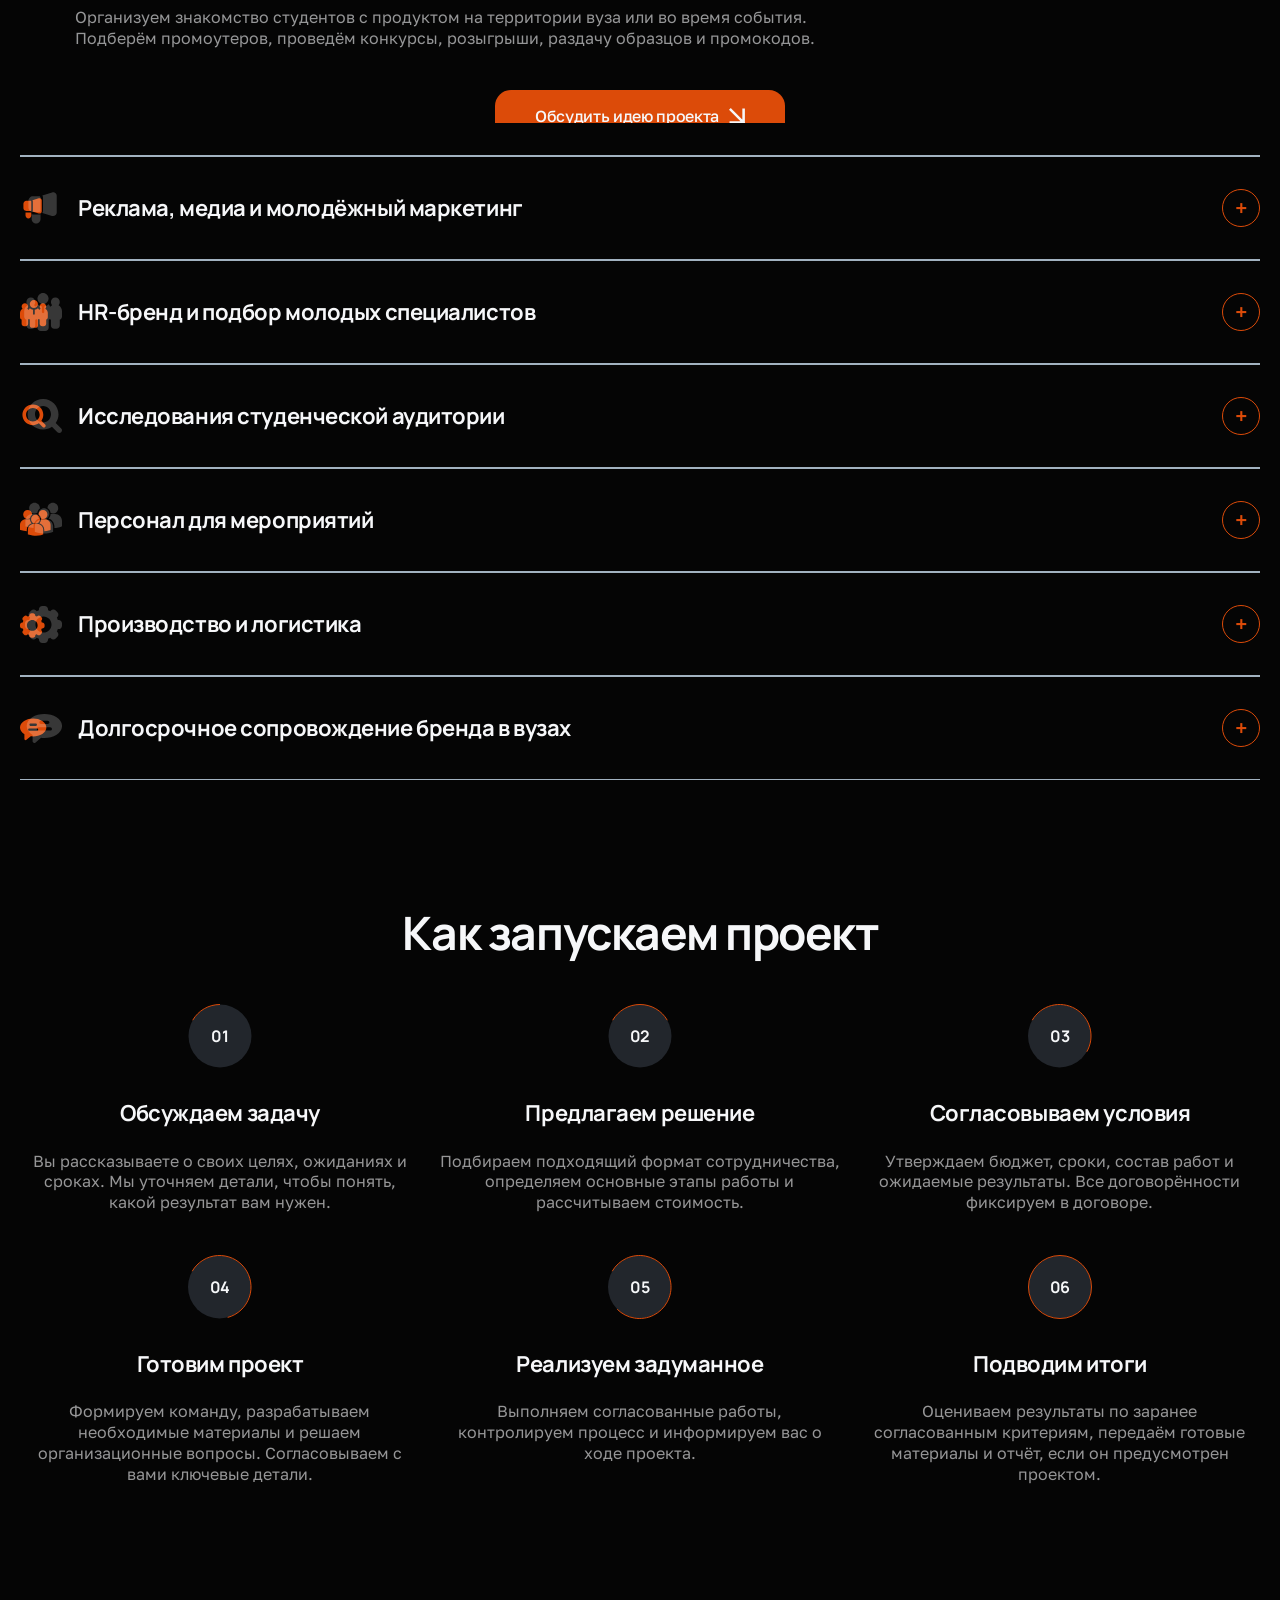
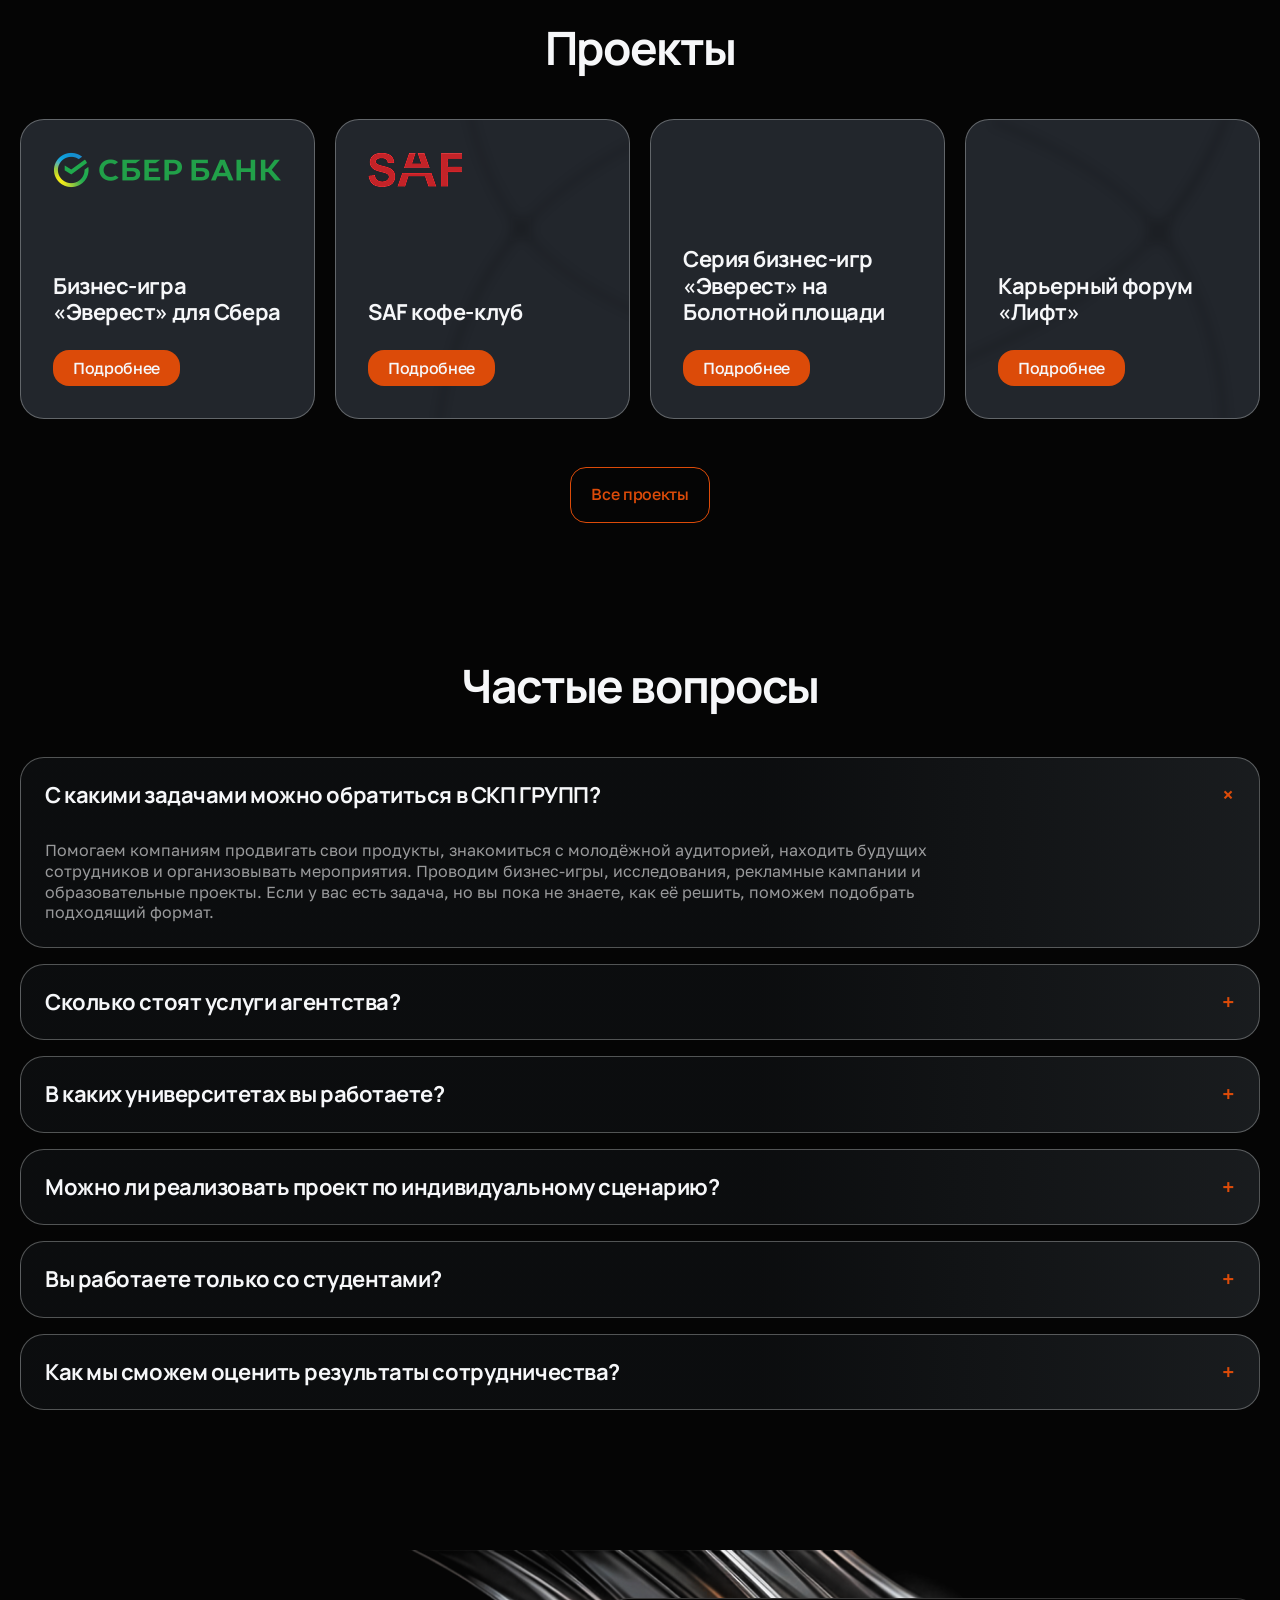
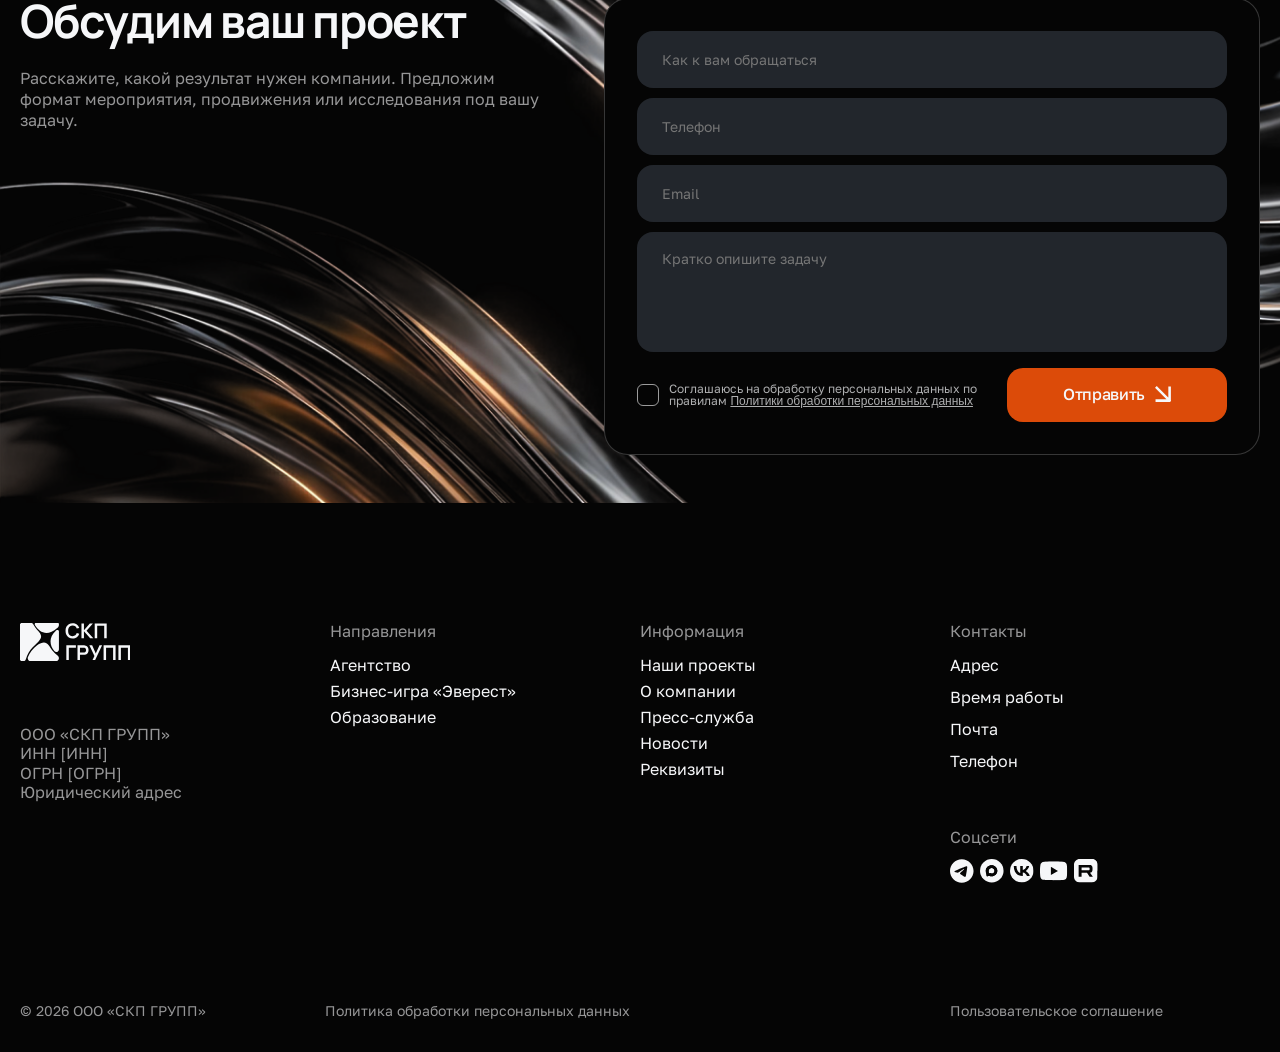
<file: agency.html>
<!doctype html>
<html lang="en">
<head>
    <meta charset="UTF-8">
    <meta name="viewport"
          content="width=device-width, user-scalable=no, initial-scale=1.0, maximum-scale=1.0, minimum-scale=1.0">
    <meta http-equiv="X-UA-Compatible" content="ie=edge">
    <title>СКП ГРУПП</title>
    <link rel="stylesheet" href="./css/style.css">
</head>
<body>
<div class="wrapper">
    <header class="header">
        <div class="container">
            <div class="header-row">
                <a href="./index.html" class="header-logo">
                    <img src="./img/main/logo.svg" alt="">
                </a>
                <nav class="nav header-nav" data-nav-menu>
                    <ul class="nav-menu">
                        <li>
                            <a href="./directions.html">
                                Агентство
                            </a>
                        </li>
                        <li>
                            <a href="./services.html">
                                Бизнес-игра «Эверест»
                            </a>
                        </li>
                        <li>
                            <a href="./projects.html">
                                Образование
                            </a>
                        </li>
                        <li>
                            <a href="./laboratory.html">
                                Проекты
                            </a>
                        </li>
                        <li>
                            <a href="./prices.html">
                                О компании
                            </a>
                        </li>
                    </ul>
                </nav>
                <button class="header__button">
                    Связаться
                </button>
                <button class="header-burger" data-burger-button>
                    <span></span>
                    <span></span>
                    <span></span>
                </button>
            </div>
        </div>
    </header>
    <main class="main agency-page">
        <section class="section agency">
            <div class="container">
                <div class="agency-row">
                    <div class="agency-left">
                        <ul class="breadcrumbs">
                            <li class="breadcrumbs__item">
                                <a href="./index.html" class="breadcrumbs__link">
                                    <svg width="16" height="18" viewBox="0 0 16 18" fill="none" xmlns="http://www.w3.org/2000/svg">
                                        <path d="M9.891 2.62977C8.85665 1.79008 7.14339 1.79008 6.10904 2.62977L1.05691 6.7311C0.766759 6.96664 0.571784 7.26442 0.49655 7.58691C-0.117015 10.217 -0.162306 12.9095 0.362581 15.5514L0.548415 16.4868C0.607111 16.7822 0.930827 17 1.31123 17H4.84144C5.13218 17 5.36787 16.8147 5.36787 16.5862V10.7931H10.6322V16.5862C10.6322 16.8147 10.8679 17 11.1586 17H14.6888C15.0692 17 15.3929 16.7822 15.4516 16.4868L15.6374 15.5514C16.1623 12.9095 16.117 10.217 15.5035 7.58691C15.4282 7.26442 15.2332 6.96664 14.9431 6.7311L9.891 2.62977Z" fill="white" fill-opacity="0.4"/>
                                    </svg>
                                </a>
                            </li>
                            <li class="breadcrumbs__item">
                                <a href="#" class="breadcrumbs__link">
                                    Агентство
                                </a>
                            </li>
                        </ul>
                        <h1 class="agency__title page-title">
                            Молодёжный маркетинг и мероприятия с полным циклом реализации
                        </h1>
                        <p class="agency__text section-text">
                            Помогаем компаниям познакомить студентов с брендом, продуктом и карьерными возможностями.
                            Организуем события, запускаем рекламу в студенческих сообществах, готовим контент и собираем
                            обратную связь. От идеи до итогового отчёта с вами работает одна команда.
                        </p>
                        <div class="agency-controls">
                            <a href="#consultation" class="agency-controls__button button-orange-arrow">
                                Обсудить проект
                            </a>
                        </div>
                    </div>
                    <div class="agency-right">
                        <img src="./img/main/agency01.jpg" alt="">
                    </div>
                </div>
            </div>
        </section>
        <section class="section solutions">
            <div class="container">
                <div class="solutions-row">
                    <h2 class="solutions__title section-title">
                        Решения для вашего бизнеса
                    </h2>
                    <div class="solutions-content" data-faq>
                        <div class="solutions-block">
                            <div class="solutions-block__head active" data-faq-toggle>
                                <div class="solutions-block__icon">
                                    <img src="./img/icons/solutions01.svg" alt="">
                                </div>
                                <h3 class="solutions-block__title">
                                    Организация мероприятий и промоакций
                                </h3>
                                <span class="solutions-block__plus">
                                    +
                                </span>
                            </div>
                            <div class="solutions-block__panel active" data-faq-panel>
                                <div class="solutions-block__info solutions-info">
                                    <div class="solutions-part">
                                        <div class="solutions-part__head">
                                            <h4 class="solutions-part__title">
                                                День компании в вузе
                                            </h4>
                                        </div>
                                        <div class="solutions-part__content">
                                            <p>
                                                Организуем мероприятие, на котором студенты познакомятся с вашей компанией, её продуктами или карьерными возможностями. Подготовим площадку, программу, рекламное сопровождение и активности.
                                            </p>
                                            <strong>
                                                Предлагаем два формата:
                                            </strong>
                                            <p>
                                                «Бренд» — для продвижения продуктов и повышения узнаваемости компании среди студентов. Организуем презентации, конкурсы, раздачу образцов и промокодов, создание видеороликов с участием студентов.
                                            </p>
                                            <p>
                                                «Карьера» — для знакомства студентов с компанией как работодателем и привлечения будущих сотрудников. Проведём лекцию, организуем карьерную зону и экспресс-собеседования.
                                            </p>
                                        </div>
                                    </div>
                                    <div class="solutions-part">
                                        <div class="solutions-part__head">
                                            <h4 class="solutions-part__title">
                                                Корпоративные и студенческие мероприятия с полным циклом реализации
                                            </h4>
                                        </div>
                                        <div class="solutions-part__content">
                                            <p>
                                                Организуем фестивали, тимбилдинги, карьерные форумы, лекции, турниры, кейс-чемпионаты и хакатоны. Берём на себя разработку программы, подбор площадки, участников, ведущих, оформление, фото- и видеосъёмку, а также отчёт после мероприятия.
                                            </p>
                                            <p>
                                                Вы получаете событие, которое решает конкретную задачу компании.
                                            </p>
                                        </div>
                                    </div>
                                    <div class="solutions-part">
                                        <div class="solutions-part__head">
                                            <h4 class="solutions-part__title">
                                                Стенды и брендированные зоны на форумах и выставках
                                            </h4>
                                        </div>
                                        <div class="solutions-part__content">
                                            <p>
                                                Создадим точку притяжения, где участники смогут познакомиться с вашей компанией: подготовим стенд или брендированную зону, подберём команду и продумаем активности. Подходит для молодёжных, образовательных и карьерных мероприятий.
                                            </p>
                                        </div>
                                    </div>
                                    <div class="solutions-part">
                                        <div class="solutions-part__head">
                                            <h4 class="solutions-part__title">
                                                Промоакции и раздача образцов
                                            </h4>
                                        </div>
                                        <div class="solutions-part__content">
                                            <p>
                                                Организуем знакомство студентов с продуктом на территории вуза или во время события. Подберём промоутеров, проведём конкурсы, розыгрыши, раздачу образцов и промокодов.
                                            </p>
                                        </div>
                                    </div>
                                    <a href="#consultation" class="solutions-info__button button-orange-arrow">
                                        Обсудить  идею проекта
                                    </a>
                                </div>
                            </div>
                        </div>
                        <div class="solutions-block">
                            <div class="solutions-block__head" data-faq-toggle>
                                <div class="solutions-block__icon">
                                    <img src="./img/icons/solutions02.svg" alt="">
                                </div>
                                <h3 class="solutions-block__title">
                                    Реклама, медиа и молодёжный маркетинг
                                </h3>
                                <span class="solutions-block__plus">
                                    +
                                </span>
                            </div>
                            <div class="solutions-block__panel" data-faq-panel>
                                <div class="solutions-block__info solutions-info">
                                    <div class="solutions-part">
                                        <div class="solutions-part__head">
                                            <h4 class="solutions-part__title">
                                                День компании в вузе
                                            </h4>
                                        </div>
                                        <div class="solutions-part__content">
                                            <p>
                                                Организуем мероприятие, на котором студенты познакомятся с вашей компанией, её продуктами или карьерными возможностями. Подготовим площадку, программу, рекламное сопровождение и активности.
                                            </p>
                                            <strong>
                                                Предлагаем два формата:
                                            </strong>
                                            <p>
                                                «Бренд» — для продвижения продуктов и повышения узнаваемости компании среди студентов. Организуем презентации, конкурсы, раздачу образцов и промокодов, создание видеороликов с участием студентов.
                                            </p>
                                            <p>
                                                «Карьера» — для знакомства студентов с компанией как работодателем и привлечения будущих сотрудников. Проведём лекцию, организуем карьерную зону и экспресс-собеседования.
                                            </p>
                                        </div>
                                    </div>
                                    <div class="solutions-part">
                                        <div class="solutions-part__head">
                                            <h4 class="solutions-part__title">
                                                Корпоративные и студенческие мероприятия с полным циклом реализации
                                            </h4>
                                        </div>
                                        <div class="solutions-part__content">
                                            <p>
                                                Организуем фестивали, тимбилдинги, карьерные форумы, лекции, турниры, кейс-чемпионаты и хакатоны. Берём на себя разработку программы, подбор площадки, участников, ведущих, оформление, фото- и видеосъёмку, а также отчёт после мероприятия.
                                            </p>
                                            <p>
                                                Вы получаете событие, которое решает конкретную задачу компании.
                                            </p>
                                        </div>
                                    </div>
                                    <div class="solutions-part">
                                        <div class="solutions-part__head">
                                            <h4 class="solutions-part__title">
                                                Стенды и брендированные зоны на форумах и выставках
                                            </h4>
                                        </div>
                                        <div class="solutions-part__content">
                                            <p>
                                                Создадим точку притяжения, где участники смогут познакомиться с вашей компанией: подготовим стенд или брендированную зону, подберём команду и продумаем активности. Подходит для молодёжных, образовательных и карьерных мероприятий.
                                            </p>
                                        </div>
                                    </div>
                                    <div class="solutions-part">
                                        <div class="solutions-part__head">
                                            <h4 class="solutions-part__title">
                                                Промоакции и раздача образцов
                                            </h4>
                                        </div>
                                        <div class="solutions-part__content">
                                            <p>
                                                Организуем знакомство студентов с продуктом на территории вуза или во время события. Подберём промоутеров, проведём конкурсы, розыгрыши, раздачу образцов и промокодов.
                                            </p>
                                        </div>
                                    </div>
                                    <a href="#consultation" class="solutions-info__button button-orange-arrow">
                                        Обсудить  идею проекта
                                    </a>
                                </div>
                            </div>
                        </div>
                        <div class="solutions-block">
                            <div class="solutions-block__head" data-faq-toggle>
                                <div class="solutions-block__icon">
                                    <img src="./img/icons/solutions03.svg" alt="">
                                </div>
                                <h3 class="solutions-block__title">
                                    HR-бренд и подбор молодых специалистов
                                </h3>
                                <span class="solutions-block__plus">
                                    +
                                </span>
                            </div>
                            <div class="solutions-block__panel" data-faq-panel>
                                <div class="solutions-block__info solutions-info">
                                    <div class="solutions-part">
                                        <div class="solutions-part__head">
                                            <h4 class="solutions-part__title">
                                                День компании в вузе
                                            </h4>
                                        </div>
                                        <div class="solutions-part__content">
                                            <p>
                                                Организуем мероприятие, на котором студенты познакомятся с вашей компанией, её продуктами или карьерными возможностями. Подготовим площадку, программу, рекламное сопровождение и активности.
                                            </p>
                                            <strong>
                                                Предлагаем два формата:
                                            </strong>
                                            <p>
                                                «Бренд» — для продвижения продуктов и повышения узнаваемости компании среди студентов. Организуем презентации, конкурсы, раздачу образцов и промокодов, создание видеороликов с участием студентов.
                                            </p>
                                            <p>
                                                «Карьера» — для знакомства студентов с компанией как работодателем и привлечения будущих сотрудников. Проведём лекцию, организуем карьерную зону и экспресс-собеседования.
                                            </p>
                                        </div>
                                    </div>
                                    <div class="solutions-part">
                                        <div class="solutions-part__head">
                                            <h4 class="solutions-part__title">
                                                Корпоративные и студенческие мероприятия с полным циклом реализации
                                            </h4>
                                        </div>
                                        <div class="solutions-part__content">
                                            <p>
                                                Организуем фестивали, тимбилдинги, карьерные форумы, лекции, турниры, кейс-чемпионаты и хакатоны. Берём на себя разработку программы, подбор площадки, участников, ведущих, оформление, фото- и видеосъёмку, а также отчёт после мероприятия.
                                            </p>
                                            <p>
                                                Вы получаете событие, которое решает конкретную задачу компании.
                                            </p>
                                        </div>
                                    </div>
                                    <div class="solutions-part">
                                        <div class="solutions-part__head">
                                            <h4 class="solutions-part__title">
                                                Стенды и брендированные зоны на форумах и выставках
                                            </h4>
                                        </div>
                                        <div class="solutions-part__content">
                                            <p>
                                                Создадим точку притяжения, где участники смогут познакомиться с вашей компанией: подготовим стенд или брендированную зону, подберём команду и продумаем активности. Подходит для молодёжных, образовательных и карьерных мероприятий.
                                            </p>
                                        </div>
                                    </div>
                                    <div class="solutions-part">
                                        <div class="solutions-part__head">
                                            <h4 class="solutions-part__title">
                                                Промоакции и раздача образцов
                                            </h4>
                                        </div>
                                        <div class="solutions-part__content">
                                            <p>
                                                Организуем знакомство студентов с продуктом на территории вуза или во время события. Подберём промоутеров, проведём конкурсы, розыгрыши, раздачу образцов и промокодов.
                                            </p>
                                        </div>
                                    </div>
                                    <a href="#consultation" class="solutions-info__button button-orange-arrow">
                                        Обсудить  идею проекта
                                    </a>
                                </div>
                            </div>
                        </div>
                        <div class="solutions-block">
                            <div class="solutions-block__head" data-faq-toggle>
                                <div class="solutions-block__icon">
                                    <img src="./img/icons/solutions04.svg" alt="">
                                </div>
                                <h3 class="solutions-block__title">
                                    Исследования студенческой аудитории
                                </h3>
                                <span class="solutions-block__plus">
                                    +
                                </span>
                            </div>
                            <div class="solutions-block__panel" data-faq-panel>
                                <div class="solutions-block__info solutions-info">
                                    <div class="solutions-part">
                                        <div class="solutions-part__head">
                                            <h4 class="solutions-part__title">
                                                День компании в вузе
                                            </h4>
                                        </div>
                                        <div class="solutions-part__content">
                                            <p>
                                                Организуем мероприятие, на котором студенты познакомятся с вашей компанией, её продуктами или карьерными возможностями. Подготовим площадку, программу, рекламное сопровождение и активности.
                                            </p>
                                            <strong>
                                                Предлагаем два формата:
                                            </strong>
                                            <p>
                                                «Бренд» — для продвижения продуктов и повышения узнаваемости компании среди студентов. Организуем презентации, конкурсы, раздачу образцов и промокодов, создание видеороликов с участием студентов.
                                            </p>
                                            <p>
                                                «Карьера» — для знакомства студентов с компанией как работодателем и привлечения будущих сотрудников. Проведём лекцию, организуем карьерную зону и экспресс-собеседования.
                                            </p>
                                        </div>
                                    </div>
                                    <div class="solutions-part">
                                        <div class="solutions-part__head">
                                            <h4 class="solutions-part__title">
                                                Корпоративные и студенческие мероприятия с полным циклом реализации
                                            </h4>
                                        </div>
                                        <div class="solutions-part__content">
                                            <p>
                                                Организуем фестивали, тимбилдинги, карьерные форумы, лекции, турниры, кейс-чемпионаты и хакатоны. Берём на себя разработку программы, подбор площадки, участников, ведущих, оформление, фото- и видеосъёмку, а также отчёт после мероприятия.
                                            </p>
                                            <p>
                                                Вы получаете событие, которое решает конкретную задачу компании.
                                            </p>
                                        </div>
                                    </div>
                                    <div class="solutions-part">
                                        <div class="solutions-part__head">
                                            <h4 class="solutions-part__title">
                                                Стенды и брендированные зоны на форумах и выставках
                                            </h4>
                                        </div>
                                        <div class="solutions-part__content">
                                            <p>
                                                Создадим точку притяжения, где участники смогут познакомиться с вашей компанией: подготовим стенд или брендированную зону, подберём команду и продумаем активности. Подходит для молодёжных, образовательных и карьерных мероприятий.
                                            </p>
                                        </div>
                                    </div>
                                    <div class="solutions-part">
                                        <div class="solutions-part__head">
                                            <h4 class="solutions-part__title">
                                                Промоакции и раздача образцов
                                            </h4>
                                        </div>
                                        <div class="solutions-part__content">
                                            <p>
                                                Организуем знакомство студентов с продуктом на территории вуза или во время события. Подберём промоутеров, проведём конкурсы, розыгрыши, раздачу образцов и промокодов.
                                            </p>
                                        </div>
                                    </div>
                                    <a href="#consultation" class="solutions-info__button button-orange-arrow">
                                        Обсудить  идею проекта
                                    </a>
                                </div>
                            </div>
                        </div>
                        <div class="solutions-block">
                            <div class="solutions-block__head" data-faq-toggle>
                                <div class="solutions-block__icon">
                                    <img src="./img/icons/solutions05.svg" alt="">
                                </div>
                                <h3 class="solutions-block__title">
                                    Персонал для мероприятий
                                </h3>
                                <span class="solutions-block__plus">
                                    +
                                </span>
                            </div>
                            <div class="solutions-block__panel" data-faq-panel>
                                <div class="solutions-block__info solutions-info">
                                    <div class="solutions-part">
                                        <div class="solutions-part__head">
                                            <h4 class="solutions-part__title">
                                                День компании в вузе
                                            </h4>
                                        </div>
                                        <div class="solutions-part__content">
                                            <p>
                                                Организуем мероприятие, на котором студенты познакомятся с вашей компанией, её продуктами или карьерными возможностями. Подготовим площадку, программу, рекламное сопровождение и активности.
                                            </p>
                                            <strong>
                                                Предлагаем два формата:
                                            </strong>
                                            <p>
                                                «Бренд» — для продвижения продуктов и повышения узнаваемости компании среди студентов. Организуем презентации, конкурсы, раздачу образцов и промокодов, создание видеороликов с участием студентов.
                                            </p>
                                            <p>
                                                «Карьера» — для знакомства студентов с компанией как работодателем и привлечения будущих сотрудников. Проведём лекцию, организуем карьерную зону и экспресс-собеседования.
                                            </p>
                                        </div>
                                    </div>
                                    <div class="solutions-part">
                                        <div class="solutions-part__head">
                                            <h4 class="solutions-part__title">
                                                Корпоративные и студенческие мероприятия с полным циклом реализации
                                            </h4>
                                        </div>
                                        <div class="solutions-part__content">
                                            <p>
                                                Организуем фестивали, тимбилдинги, карьерные форумы, лекции, турниры, кейс-чемпионаты и хакатоны. Берём на себя разработку программы, подбор площадки, участников, ведущих, оформление, фото- и видеосъёмку, а также отчёт после мероприятия.
                                            </p>
                                            <p>
                                                Вы получаете событие, которое решает конкретную задачу компании.
                                            </p>
                                        </div>
                                    </div>
                                    <div class="solutions-part">
                                        <div class="solutions-part__head">
                                            <h4 class="solutions-part__title">
                                                Стенды и брендированные зоны на форумах и выставках
                                            </h4>
                                        </div>
                                        <div class="solutions-part__content">
                                            <p>
                                                Создадим точку притяжения, где участники смогут познакомиться с вашей компанией: подготовим стенд или брендированную зону, подберём команду и продумаем активности. Подходит для молодёжных, образовательных и карьерных мероприятий.
                                            </p>
                                        </div>
                                    </div>
                                    <div class="solutions-part">
                                        <div class="solutions-part__head">
                                            <h4 class="solutions-part__title">
                                                Промоакции и раздача образцов
                                            </h4>
                                        </div>
                                        <div class="solutions-part__content">
                                            <p>
                                                Организуем знакомство студентов с продуктом на территории вуза или во время события. Подберём промоутеров, проведём конкурсы, розыгрыши, раздачу образцов и промокодов.
                                            </p>
                                        </div>
                                    </div>
                                    <a href="#consultation" class="solutions-info__button button-orange-arrow">
                                        Обсудить  идею проекта
                                    </a>
                                </div>
                            </div>
                        </div>
                        <div class="solutions-block">
                            <div class="solutions-block__head" data-faq-toggle>
                                <div class="solutions-block__icon">
                                    <img src="./img/icons/solutions06.svg" alt="">
                                </div>
                                <h3 class="solutions-block__title">
                                    Производство и логистика
                                </h3>
                                <span class="solutions-block__plus">
                                    +
                                </span>
                            </div>
                            <div class="solutions-block__panel" data-faq-panel>
                                <div class="solutions-block__info solutions-info">
                                    <div class="solutions-part">
                                        <div class="solutions-part__head">
                                            <h4 class="solutions-part__title">
                                                День компании в вузе
                                            </h4>
                                        </div>
                                        <div class="solutions-part__content">
                                            <p>
                                                Организуем мероприятие, на котором студенты познакомятся с вашей компанией, её продуктами или карьерными возможностями. Подготовим площадку, программу, рекламное сопровождение и активности.
                                            </p>
                                            <strong>
                                                Предлагаем два формата:
                                            </strong>
                                            <p>
                                                «Бренд» — для продвижения продуктов и повышения узнаваемости компании среди студентов. Организуем презентации, конкурсы, раздачу образцов и промокодов, создание видеороликов с участием студентов.
                                            </p>
                                            <p>
                                                «Карьера» — для знакомства студентов с компанией как работодателем и привлечения будущих сотрудников. Проведём лекцию, организуем карьерную зону и экспресс-собеседования.
                                            </p>
                                        </div>
                                    </div>
                                    <div class="solutions-part">
                                        <div class="solutions-part__head">
                                            <h4 class="solutions-part__title">
                                                Корпоративные и студенческие мероприятия с полным циклом реализации
                                            </h4>
                                        </div>
                                        <div class="solutions-part__content">
                                            <p>
                                                Организуем фестивали, тимбилдинги, карьерные форумы, лекции, турниры, кейс-чемпионаты и хакатоны. Берём на себя разработку программы, подбор площадки, участников, ведущих, оформление, фото- и видеосъёмку, а также отчёт после мероприятия.
                                            </p>
                                            <p>
                                                Вы получаете событие, которое решает конкретную задачу компании.
                                            </p>
                                        </div>
                                    </div>
                                    <div class="solutions-part">
                                        <div class="solutions-part__head">
                                            <h4 class="solutions-part__title">
                                                Стенды и брендированные зоны на форумах и выставках
                                            </h4>
                                        </div>
                                        <div class="solutions-part__content">
                                            <p>
                                                Создадим точку притяжения, где участники смогут познакомиться с вашей компанией: подготовим стенд или брендированную зону, подберём команду и продумаем активности. Подходит для молодёжных, образовательных и карьерных мероприятий.
                                            </p>
                                        </div>
                                    </div>
                                    <div class="solutions-part">
                                        <div class="solutions-part__head">
                                            <h4 class="solutions-part__title">
                                                Промоакции и раздача образцов
                                            </h4>
                                        </div>
                                        <div class="solutions-part__content">
                                            <p>
                                                Организуем знакомство студентов с продуктом на территории вуза или во время события. Подберём промоутеров, проведём конкурсы, розыгрыши, раздачу образцов и промокодов.
                                            </p>
                                        </div>
                                    </div>
                                    <a href="#consultation" class="solutions-info__button button-orange-arrow">
                                        Обсудить  идею проекта
                                    </a>
                                </div>
                            </div>
                        </div>
                        <div class="solutions-block">
                            <div class="solutions-block__head" data-faq-toggle>
                                <div class="solutions-block__icon">
                                    <img src="./img/icons/solutions07.svg" alt="">
                                </div>
                                <h3 class="solutions-block__title">
                                    Долгосрочное сопровождение бренда в вузах
                                </h3>
                                <span class="solutions-block__plus">
                                    +
                                </span>
                            </div>
                            <div class="solutions-block__panel" data-faq-panel>
                                <div class="solutions-block__info solutions-info">
                                    <div class="solutions-part">
                                        <div class="solutions-part__head">
                                            <h4 class="solutions-part__title">
                                                День компании в вузе
                                            </h4>
                                        </div>
                                        <div class="solutions-part__content">
                                            <p>
                                                Организуем мероприятие, на котором студенты познакомятся с вашей компанией, её продуктами или карьерными возможностями. Подготовим площадку, программу, рекламное сопровождение и активности.
                                            </p>
                                            <strong>
                                                Предлагаем два формата:
                                            </strong>
                                            <p>
                                                «Бренд» — для продвижения продуктов и повышения узнаваемости компании среди студентов. Организуем презентации, конкурсы, раздачу образцов и промокодов, создание видеороликов с участием студентов.
                                            </p>
                                            <p>
                                                «Карьера» — для знакомства студентов с компанией как работодателем и привлечения будущих сотрудников. Проведём лекцию, организуем карьерную зону и экспресс-собеседования.
                                            </p>
                                        </div>
                                    </div>
                                    <div class="solutions-part">
                                        <div class="solutions-part__head">
                                            <h4 class="solutions-part__title">
                                                Корпоративные и студенческие мероприятия с полным циклом реализации
                                            </h4>
                                        </div>
                                        <div class="solutions-part__content">
                                            <p>
                                                Организуем фестивали, тимбилдинги, карьерные форумы, лекции, турниры, кейс-чемпионаты и хакатоны. Берём на себя разработку программы, подбор площадки, участников, ведущих, оформление, фото- и видеосъёмку, а также отчёт после мероприятия.
                                            </p>
                                            <p>
                                                Вы получаете событие, которое решает конкретную задачу компании.
                                            </p>
                                        </div>
                                    </div>
                                    <div class="solutions-part">
                                        <div class="solutions-part__head">
                                            <h4 class="solutions-part__title">
                                                Стенды и брендированные зоны на форумах и выставках
                                            </h4>
                                        </div>
                                        <div class="solutions-part__content">
                                            <p>
                                                Создадим точку притяжения, где участники смогут познакомиться с вашей компанией: подготовим стенд или брендированную зону, подберём команду и продумаем активности. Подходит для молодёжных, образовательных и карьерных мероприятий.
                                            </p>
                                        </div>
                                    </div>
                                    <div class="solutions-part">
                                        <div class="solutions-part__head">
                                            <h4 class="solutions-part__title">
                                                Промоакции и раздача образцов
                                            </h4>
                                        </div>
                                        <div class="solutions-part__content">
                                            <p>
                                                Организуем знакомство студентов с продуктом на территории вуза или во время события. Подберём промоутеров, проведём конкурсы, розыгрыши, раздачу образцов и промокодов.
                                            </p>
                                        </div>
                                    </div>
                                    <a href="#consultation" class="solutions-info__button button-orange-arrow">
                                        Обсудить  идею проекта
                                    </a>
                                </div>
                            </div>
                        </div>
                    </div>
                </div>
            </div>
        </section>
        <section class="section launching">
            <div class="container">
                <div class="launching-row">
                    <h2 class="launching__title section-title">
                        Как запускаем проект
                    </h2>
                    <div class="launching-content">
                        <div class="launching-block" data-aos="fade-in" data-aos-duration="1200">
                            <div class="launching-block__head">
                                <span class="launching-block__step">
                                    01
                                </span>
                                <div class="launching-block__percent">
                                    <img src="./img/icons/launching01.svg" alt="">
                                </div>
                            </div>
                            <h3 class="launching-block__title">
                                Обсуждаем задачу
                            </h3>
                            <p class="launching-block__text section-text">
                                Вы рассказываете о своих целях, ожиданиях и сроках. Мы уточняем детали, чтобы понять,
                                какой результат вам нужен.
                            </p>
                        </div>
                        <div class="launching-block" data-aos="fade-in" data-aos-duration="1200" data-aos-delay="50">
                            <div class="launching-block__head">
                                <span class="launching-block__step">
                                    02
                                </span>
                                <div class="launching-block__percent">
                                    <img src="./img/icons/launching02.svg" alt="">
                                </div>
                            </div>
                            <h3 class="launching-block__title">
                                Предлагаем решение
                            </h3>
                            <p class="launching-block__text section-text">
                                Подбираем подходящий формат сотрудничества, определяем основные этапы работы и рассчитываем стоимость.
                            </p>
                        </div>
                        <div class="launching-block" data-aos="fade-in" data-aos-duration="1200" data-aos-delay="100">
                            <div class="launching-block__head">
                                <span class="launching-block__step">
                                    03
                                </span>
                                <div class="launching-block__percent">
                                    <img src="./img/icons/launching03.svg" alt="">
                                </div>
                            </div>
                            <h3 class="launching-block__title">
                                Согласовываем условия
                            </h3>
                            <p class="launching-block__text section-text">
                                Утверждаем бюджет, сроки, состав работ и ожидаемые результаты. Все договорённости фиксируем в договоре.
                            </p>
                        </div>
                        <div class="launching-block" data-aos="fade-in" data-aos-duration="1200" data-aos-delay="150">
                            <div class="launching-block__head">
                                <span class="launching-block__step">
                                    04
                                </span>
                                <div class="launching-block__percent">
                                    <img src="./img/icons/launching04.svg" alt="">
                                </div>
                            </div>
                            <h3 class="launching-block__title">
                                Готовим проект
                            </h3>
                            <p class="launching-block__text section-text">
                                Формируем команду, разрабатываем необходимые материалы и решаем организационные вопросы. Согласовываем с вами ключевые детали.
                            </p>
                        </div>
                        <div class="launching-block" data-aos="fade-in" data-aos-duration="1200" data-aos-delay="200">
                            <div class="launching-block__head">
                                <span class="launching-block__step">
                                    05
                                </span>
                                <div class="launching-block__percent">
                                    <img src="./img/icons/launching05.svg" alt="">
                                </div>
                            </div>
                            <h3 class="launching-block__title">
                                Реализуем задуманное
                            </h3>
                            <p class="launching-block__text section-text">
                                Выполняем согласованные работы, контролируем процесс и информируем вас о ходе проекта.
                            </p>
                        </div>
                        <div class="launching-block" data-aos="fade-in" data-aos-duration="1200" data-aos-delay="250">
                            <div class="launching-block__head">
                                <span class="launching-block__step">
                                    06
                                </span>
                                <div class="launching-block__percent">
                                    <img src="./img/icons/launching06.svg" alt="">
                                </div>
                            </div>
                            <h3 class="launching-block__title">
                                Подводим итоги
                            </h3>
                            <p class="launching-block__text section-text">
                                Оцениваем результаты по заранее согласованным критериям, передаём готовые материалы и отчёт, если он предусмотрен проектом.
                            </p>
                        </div>
                    </div>
                </div>
            </div>
        </section>
        <section class="section h-projects">
            <div class="container">
                <div class="h-projects-row">
                    <h2 class="h-projects__title section-title">
                        Проекты
                    </h2>
                    <div class="projects-content">
                        <a href="./project.html" class="projects-block" data-aos="fade-in" data-aos-duration="1200">
                            <div class="projects-block__logo">
                                <img src="./img/main/projects01.png" alt="">
                            </div>
                            <div class="projects-block__content">
                                <h3 class="projects-block__title">
                                    Бизнес-игра «Эверест» для Сбера
                                </h3>
                                <span class="projects-block__link">
                                    Подробнее
                                </span>
                            </div>
                        </a>
                        <a href="./project.html" class="projects-block projects-block_decor01" data-aos="fade-in" data-aos-duration="1200" data-aos-delay="100">
                            <div class="projects-block__logo">
                                <img src="./img/main/projects02.png" alt="">
                            </div>
                            <div class="projects-block__content">
                                <h3 class="projects-block__title">
                                    SAF кофе-клуб
                                </h3>
                                <span class="projects-block__link">
                                    Подробнее
                                </span>
                            </div>
                        </a>
                        <a href="./project.html" class="projects-block" data-aos="fade-in" data-aos-duration="1200" data-aos-delay="200">
                            <div class="projects-block__content">
                                <h3 class="projects-block__title">
                                    Серия бизнес-игр «Эверест» на Болотной площади
                                </h3>
                                <span class="projects-block__link">
                                    Подробнее
                                </span>
                            </div>
                        </a>
                        <a href="./project.html" class="projects-block projects-block_decor02" data-aos="fade-in" data-aos-duration="1200" data-aos-delay="300">
                            <div class="projects-block__content">
                                <h3 class="projects-block__title">
                                    Карьерный форум «Лифт»
                                </h3>
                                <span class="projects-block__link">
                                    Подробнее
                                </span>
                            </div>
                        </a>
                    </div>
                    <div class="h-projects-bottom">
                        <a href="./projects.html" class="h-projects-bottom__all button-orange">
                            Все проекты
                        </a>
                    </div>
                </div>
            </div>
        </section>
        <section class="section faq">
            <div class="container">
                <div class="faq-row">
                    <h2 class="faq__title section-title">
                        Частые вопросы
                    </h2>
                    <div class="faq-content" data-faq>
                        <div class="faq-block">
                            <div class="faq-block__head active" data-faq-toggle>
                                <h3 class="faq-block__title">
                                    С какими задачами можно обратиться в СКП ГРУПП?
                                </h3>
                                <span class="faq-block__plus">
                                    +
                                </span>
                            </div>
                            <div class="faq-block__panel active" data-faq-panel>
                                <div class="faq-block__text">
                                    <p class="section-text">
                                        Помогаем компаниям продвигать свои продукты, знакомиться с молодёжной аудиторией, находить будущих сотрудников и организовывать мероприятия. Проводим бизнес-игры, исследования, рекламные кампании и образовательные проекты. Если у вас есть задача, но вы пока не знаете, как её решить, поможем подобрать подходящий формат.
                                    </p>
                                </div>
                            </div>
                        </div>
                        <div class="faq-block">
                            <div class="faq-block__head" data-faq-toggle>
                                <h3 class="faq-block__title">
                                    Сколько стоят услуги агентства?
                                </h3>
                                <span class="faq-block__plus">
                                    +
                                </span>
                            </div>
                            <div class="faq-block__panel" data-faq-panel>
                                <div class="faq-block__text">
                                    <p class="section-text">
                                        Помогаем компаниям продвигать свои продукты, знакомиться с молодёжной аудиторией, находить будущих сотрудников и организовывать мероприятия. Проводим бизнес-игры, исследования, рекламные кампании и образовательные проекты. Если у вас есть задача, но вы пока не знаете, как её решить, поможем подобрать подходящий формат.
                                    </p>
                                </div>
                            </div>
                        </div>
                        <div class="faq-block">
                            <div class="faq-block__head" data-faq-toggle>
                                <h3 class="faq-block__title">
                                    В каких университетах вы работаете?
                                </h3>
                                <span class="faq-block__plus">
                                    +
                                </span>
                            </div>
                            <div class="faq-block__panel" data-faq-panel>
                                <div class="faq-block__text">
                                    <p class="section-text">
                                        Помогаем компаниям продвигать свои продукты, знакомиться с молодёжной аудиторией, находить будущих сотрудников и организовывать мероприятия. Проводим бизнес-игры, исследования, рекламные кампании и образовательные проекты. Если у вас есть задача, но вы пока не знаете, как её решить, поможем подобрать подходящий формат.
                                    </p>
                                </div>
                            </div>
                        </div>
                        <div class="faq-block">
                            <div class="faq-block__head" data-faq-toggle>
                                <h3 class="faq-block__title">
                                    Можно ли реализовать проект по индивидуальному сценарию?
                                </h3>
                                <span class="faq-block__plus">
                                    +
                                </span>
                            </div>
                            <div class="faq-block__panel" data-faq-panel>
                                <div class="faq-block__text">
                                    <p class="section-text">
                                        Помогаем компаниям продвигать свои продукты, знакомиться с молодёжной аудиторией, находить будущих сотрудников и организовывать мероприятия. Проводим бизнес-игры, исследования, рекламные кампании и образовательные проекты. Если у вас есть задача, но вы пока не знаете, как её решить, поможем подобрать подходящий формат.
                                    </p>
                                </div>
                            </div>
                        </div>
                        <div class="faq-block">
                            <div class="faq-block__head" data-faq-toggle>
                                <h3 class="faq-block__title">
                                    Вы работаете только со студентами?
                                </h3>
                                <span class="faq-block__plus">
                                    +
                                </span>
                            </div>
                            <div class="faq-block__panel" data-faq-panel>
                                <div class="faq-block__text">
                                    <p class="section-text">
                                        Помогаем компаниям продвигать свои продукты, знакомиться с молодёжной аудиторией, находить будущих сотрудников и организовывать мероприятия. Проводим бизнес-игры, исследования, рекламные кампании и образовательные проекты. Если у вас есть задача, но вы пока не знаете, как её решить, поможем подобрать подходящий формат.
                                    </p>
                                </div>
                            </div>
                        </div>
                        <div class="faq-block">
                            <div class="faq-block__head" data-faq-toggle>
                                <h3 class="faq-block__title">
                                    Как мы сможем оценить результаты сотрудничества?
                                </h3>
                                <span class="faq-block__plus">
                                    +
                                </span>
                            </div>
                            <div class="faq-block__panel" data-faq-panel>
                                <div class="faq-block__text">
                                    <p class="section-text">
                                        Помогаем компаниям продвигать свои продукты, знакомиться с молодёжной аудиторией, находить будущих сотрудников и организовывать мероприятия. Проводим бизнес-игры, исследования, рекламные кампании и образовательные проекты. Если у вас есть задача, но вы пока не знаете, как её решить, поможем подобрать подходящий формат.
                                    </p>
                                </div>
                            </div>
                        </div>
                    </div>
                </div>
            </div>
        </section>
        <section class="section consultation" id="consultation">
            <div class="container">
                <div class="consultation-row">
                    <div class="consultation-left">
                        <h2 class="consultation-left__title section-title">
                            Обсудим ваш проект
                        </h2>
                        <p class="consultation-left__text section-text">
                            Расскажите, какой результат нужен компании.
                            Предложим формат мероприятия, продвижения или исследования под вашу задачу.
                        </p>
                    </div>
                    <div class="consultation-right">
                        <div class="consultation-form">
                            <form action="#">
                                <label class="consultation-form__input">
                                    <input type="text" placeholder="Как к вам обращаться">
                                </label>
                                <label class="consultation-form__input">
                                    <input type="number" placeholder="Телефон">
                                </label>
                                <label class="consultation-form__input">
                                    <input type="email" placeholder="Email">
                                </label>
                                <label class="consultation-form__area">
                                    <textarea placeholder="Кратко опишите задачу"></textarea>
                                </label>
                                <div class="consultation-form__bottom">
                                    <label class="consultation-form__checkbox">
                                        <input type="checkbox" required>
                                        <span class="consultation-form__checkbox-decor">
                                            <svg width="12" height="9" viewBox="0 0 12 9" fill="none"
                                                 xmlns="http://www.w3.org/2000/svg">
                                                <path d="M0.691406 4.35807L3.89974 7.56641L10.7747 0.691406"
                                                      stroke="white" stroke-width="1.95556"></path>
                                            </svg>
                                        </span>
                                        <p class="consultation-form__checkbox-text">
                                            Соглашаюсь на обработку персональных данных по правилам <a
                                                href="./privacy.html" target="_blank">Политики обработки персональных
                                            данных</a>
                                        </p>
                                    </label>
                                    <button class="consultation-form__button button-orange-arrow">
                                        Отправить
                                    </button>
                                </div>
                            </form>
                        </div>
                    </div>
                </div>
            </div>
        </section>
    </main>
    <footer class="footer">
        <div class="container">
            <div class="footer-row">
                <div class="footer-top">
                    <div class="footer-left">
                        <a href="./index.html" class="footer-left__logo">
                            <img src="./img/main/logo.svg" alt="">
                        </a>
                        <div class="footer-left__info">
                            <p>
                                ООО «СКП ГРУПП»
                            </p>
                            <p>
                                ИНН [ИНН]
                            </p>
                            <p>
                                ОГРН [ОГРН]
                            </p>
                            <p>
                                Юридический адрес
                            </p>
                        </div>
                    </div>
                    <div class="footer-menu">
                        <h3 class="footer-menu__title">
                            Направления
                        </h3>
                        <ul class="footer-menu__list">
                            <li>
                                <a href="#">
                                    Агентство
                                </a>
                            </li>
                            <li>
                                <a href="#">
                                    Бизнес-игра «Эверест»
                                </a>
                            </li>
                            <li>
                                <a href="#">
                                    Образование
                                </a>
                            </li>
                        </ul>
                    </div>
                    <div class="footer-menu">
                        <h3 class="footer-menu__title">
                            Информация
                        </h3>
                        <ul class="footer-menu__list">
                            <li>
                                <a href="#">
                                    Наши проекты
                                </a>
                            </li>
                            <li>
                                <a href="#">
                                    О компании
                                </a>
                            </li>
                            <li>
                                <a href="#">
                                    Пресс-служба
                                </a>
                            </li>
                            <li>
                                <a href="#">
                                    Новости
                                </a>
                            </li>
                            <li>
                                <a href="#">
                                    Реквизиты
                                </a>
                            </li>
                        </ul>
                    </div>
                    <div class="footer-right">
                        <div class="footer-contacts">
                            <h3 class="footer-menu__title">
                                Контакты
                            </h3>
                            <div class="footer-contacts__list">
                                <p>
                                    Адрес
                                </p>
                                <p>
                                    Время работы
                                </p>
                                <a href="mailto:">
                                    Почта
                                </a>
                                <a href="tel:">
                                    Телефон
                                </a>
                            </div>
                        </div>
                        <div class="footer-socials">
                            <h3 class="footer-menu__title">
                                Соцсети
                            </h3>
                            <div class="footer-socials__list">
                                <a href="#" class="footer-socials__link">
                                    <svg width="25" height="25" viewBox="0 0 25 25" fill="none"
                                         xmlns="http://www.w3.org/2000/svg">
                                        <g clip-path="url(#clip0_42_666)">
                                            <path d="M24.537 12.4384C24.537 19.2142 19.0442 24.707 12.2685 24.707C5.4928 24.707 0 19.2142 0 12.4384C0 5.66272 5.4928 0.169922 12.2685 0.169922C19.0442 0.169922 24.537 5.66272 24.537 12.4384ZM12.7082 9.22708C11.5149 9.72341 9.12996 10.7507 5.55344 12.3089C4.97267 12.5399 4.66843 12.7658 4.64074 12.9867C4.59393 13.3601 5.06149 13.5071 5.69819 13.7073C5.78479 13.7346 5.87453 13.7628 5.96652 13.7927C6.59293 13.9963 7.43557 14.2345 7.87361 14.244C8.27097 14.2526 8.71446 14.0888 9.20409 13.7525C12.5457 11.4968 14.2707 10.3567 14.379 10.3321C14.4554 10.3148 14.5613 10.293 14.633 10.3567C14.7048 10.4205 14.6977 10.5412 14.6901 10.5736C14.6438 10.7711 12.8084 12.4774 11.8587 13.3604C11.5626 13.6357 11.3525 13.8309 11.3096 13.8755C11.2134 13.9754 11.1154 14.0699 11.0212 14.1607C10.4392 14.7217 10.0028 15.1424 11.0454 15.8294C11.5463 16.1596 11.9472 16.4326 12.3472 16.7049C12.784 17.0024 13.2196 17.2991 13.7833 17.6686C13.9269 17.7627 14.064 17.8605 14.1976 17.9557C14.7059 18.3181 15.1626 18.6437 15.7268 18.5917C16.0546 18.5616 16.3933 18.2533 16.5652 17.3339C16.9717 15.1612 17.7706 10.4534 17.9552 8.51351C17.9714 8.34354 17.951 8.12603 17.9347 8.03054C17.9183 7.93505 17.8842 7.799 17.7601 7.69829C17.6131 7.57902 17.3862 7.55387 17.2847 7.55565C16.8232 7.56378 16.1153 7.80995 12.7082 9.22708Z"
                                                  fill-rule="evenodd" clip-rule="evenodd" fill="#F6F7F9"/>
                                        </g>
                                        <defs>
                                            <clipPath id="clip0_42_666">
                                                <rect width="25" height="25" fill="white"/>
                                            </clipPath>
                                        </defs>
                                    </svg>
                                </a>
                                <a href="#" class="footer-socials__link">
                                    <svg width="25" height="25" viewBox="0 0 25 25" fill="none"
                                         xmlns="http://www.w3.org/2000/svg">
                                        <circle cx="12.2685" cy="12.2685" r="12.2685" fill="#F6F7F9"/>
                                        <path d="M12.1358 6.48145C8.81898 6.48145 6.01953 8.96008 6.01953 12.2547C6.01953 13.6158 6.27693 14.5607 6.5074 15.4068L6.51676 15.4412C6.7122 16.1351 6.88464 16.7707 6.88464 17.5229C6.96801 18.5249 8.87933 17.9392 9.48291 17.1898C10.4371 17.8559 10.9861 18.0225 12.1674 18.0225C15.4328 18.0057 18.0677 15.4388 18.0565 12.2853C18.0565 9.08222 15.4554 6.48145 12.1358 6.48145ZM12.2162 9.32923C10.601 9.24874 9.34205 10.3285 9.06326 12.0216C8.83333 13.4233 9.24148 15.1303 9.58925 15.2191C9.75595 15.258 10.1756 14.9304 10.4371 14.6779C10.8696 14.9664 11.3732 15.1397 11.8972 15.1803C13.5709 15.258 15.001 14.0275 15.1134 12.413C15.1788 10.795 13.8902 9.42461 12.2162 9.33201V9.32923Z"
                                              fill-rule="evenodd" clip-rule="evenodd" fill="#050505"/>
                                        <path d="M6.01953 12.2547C6.01953 8.96008 8.81898 6.48145 12.1358 6.48145C15.4554 6.48145 18.0565 9.08222 18.0565 12.2853C18.0677 15.4388 15.4328 18.0057 12.1674 18.0225C10.9861 18.0225 10.4371 17.8559 9.48291 17.1898C8.87933 17.9392 6.96801 18.5249 6.88464 17.5229C6.88464 16.7707 6.7122 16.1351 6.51676 15.4412L6.5074 15.4068C6.27693 14.5607 6.01953 13.6158 6.01953 12.2547ZM12.2162 9.32923C10.601 9.24874 9.34205 10.3285 9.06326 12.0216C8.83333 13.4233 9.24148 15.1303 9.58925 15.2191C9.75595 15.258 10.1756 14.9304 10.4371 14.6779C10.8696 14.9664 11.3732 15.1397 11.8972 15.1803C13.5709 15.258 15.001 14.0275 15.1134 12.413C15.1788 10.795 13.8902 9.42461 12.2162 9.33201V9.32923Z"
                                              fill="#050505"/>
                                    </svg>
                                </a>
                                <a href="#" class="footer-socials__link">
                                    <svg width="25" height="25" viewBox="0 0 25 25" fill="none"
                                         xmlns="http://www.w3.org/2000/svg">
                                        <g clip-path="url(#clip0_42_671)">
                                            <circle cx="12.2685" cy="12.2685" r="12.2685" fill="#F6F7F9"/>
                                            <path d="M3.92578 7.36035C4.06126 13.7975 7.31279 17.6659 13.0135 17.6659H13.3367V13.9831C15.4314 14.1895 17.0154 15.7059 17.6511 17.6659H20.611C19.7981 14.7362 17.6615 13.1166 16.3275 12.4977C17.6615 11.7343 19.5374 9.87742 19.9856 7.36035H17.2967C16.7131 9.40289 14.9833 11.2598 13.3367 11.4351V7.36035H10.6477V14.4989C8.98027 14.0863 6.87513 12.085 6.78133 7.36035H3.92578Z"
                                                  fill="#050505"/>
                                        </g>
                                        <defs>
                                            <clipPath id="clip0_42_671">
                                                <rect width="24.537" height="24.537" fill="white"/>
                                            </clipPath>
                                        </defs>
                                    </svg>
                                </a>
                                <a href="#" class="footer-socials__link footer-socials__link_yt">
                                    <svg width="29" height="20" viewBox="0 0 29 20" fill="none"
                                         xmlns="http://www.w3.org/2000/svg">
                                        <g clip-path="url(#clip0_42_674)">
                                            <path d="M25.1034 0.585003C26.3169 0.911019 27.2769 1.87097 27.6029 3.08447C28.2006 5.29416 28.2187 9.87652 28.2187 9.87652C28.2187 9.87652 28.2187 14.477 27.621 16.6686C27.295 17.8821 26.335 18.842 25.1215 19.1681C22.93 19.7657 14.1093 19.7657 14.1093 19.7657C14.1093 19.7657 5.28874 19.7657 3.09717 19.1681C1.88366 18.842 0.92372 17.8821 0.597701 16.6686C0 14.4589 0 9.87652 0 9.87652C0 9.87652 0 5.29416 0.579588 3.10259C0.905606 1.88908 1.86555 0.929137 3.07906 0.603121C5.27063 0.00541239 14.0912 -0.0126953 14.0912 -0.0126953C14.0912 -0.0126953 22.9118 -0.0126953 25.1034 0.585003ZM18.6012 9.87653L11.2839 14.1148V5.63829L18.6012 9.87653Z"
                                                  fill-rule="evenodd" clip-rule="evenodd" fill="#F6F7F9"/>
                                        </g>
                                        <defs>
                                            <clipPath id="clip0_42_674">
                                                <rect width="28.2187" height="19.7531" fill="white"/>
                                            </clipPath>
                                        </defs>
                                    </svg>
                                </a>
                                <a href="#" class="footer-socials__link">
                                    <svg width="24" height="24" viewBox="0 0 24 24" fill="none"
                                         xmlns="http://www.w3.org/2000/svg">
                                        <g clip-path="url(#clip0_42_676)">
                                            <path d="M5.71899 23.5156H17.7942C20.9524 23.5156 23.5132 20.9547 23.5132 17.7966V5.71899C23.5156 2.5679 20.9641 0.00940623 17.813 0H5.70253C2.55144 0.00940623 0 2.5679 0 5.71899V17.7942C0 20.9547 2.56085 23.5156 5.71899 23.5156Z"
                                                  fill="#F6F7F9"/>
                                            <path d="M17.8131 0H11.7578C11.7578 6.49265 17.023 11.7578 23.5156 11.7578V5.71899C23.5156 2.5679 20.9642 0.00940623 17.8131 0Z"
                                                  fill="#F6F7F9"/>
                                            <path d="M14.5258 11.2216H7.57931V8.47267H14.5258C14.9326 8.47267 15.2148 8.54322 15.3559 8.66785C15.497 8.79249 15.5864 9.02059 15.5864 9.35451V10.3422C15.5864 10.6949 15.4994 10.923 15.3559 11.0476C15.2148 11.1699 14.9326 11.2216 14.5258 11.2216ZM15.0032 5.87891H4.63281V17.6367H7.57931V13.8107H13.0091L15.584 17.6367H18.8833L16.0426 13.7942C17.089 13.639 17.5593 13.3169 17.9473 12.7901C18.3353 12.261 18.5305 11.4145 18.5305 10.2881V9.40624C18.5305 8.73605 18.46 8.20695 18.3353 7.80248C18.2107 7.39801 18.0014 7.04528 17.7004 6.72782C17.383 6.42682 17.0302 6.21753 16.6069 6.07644C16.1837 5.94945 15.6546 5.87891 15.0032 5.87891Z"
                                                  fill="#050505"/>
                                        </g>
                                        <defs>
                                            <clipPath id="clip0_42_676">
                                                <rect width="23.5156" height="23.5156" fill="white"/>
                                            </clipPath>
                                        </defs>
                                    </svg>
                                </a>
                            </div>
                        </div>
                    </div>
                </div>
                <div class="footer-bottom">
                    <p class="footer-bottom__copyright">
                        © 2026 ООО «СКП ГРУПП»
                    </p>
                    <a href="./privacy.html" target="_blank" class="footer-bottom__privacy">
                        Политика обработки персональных данных
                    </a>
                    <a href="./privacy.html" target="_blank" class="footer-bottom__agreement">
                        Пользовательское соглашение
                    </a>
                </div>
            </div>
        </div>
    </footer>
    <div class="modal-bg review-modal" data-modal="review-modal">
        <div class="review-content">
            <button class="reviews-modal__close modal-close" data-modal-close="review-modal">
                <svg xmlns="http://www.w3.org/2000/svg" width="16" height="16" viewBox="0 0 16 16" fill="none">
                    <path d="M9.4 8L15.7 1.7C16.1 1.3 16.1 0.7 15.7 0.3C15.3 -0.1 14.7 -0.1 14.3 0.3L8 6.6L1.7 0.3C1.3 -0.1 0.7 -0.1 0.3 0.3C-0.0999998 0.7 -0.0999998 1.3 0.3 1.7L6.6 8L0.3 14.3C0.1 14.5 0 14.7 0 15C0 15.6 0.4 16 1 16C1.3 16 1.5 15.9 1.7 15.7L8 9.4L14.3 15.7C14.5 15.9 14.7 16 15 16C15.3 16 15.5 15.9 15.7 15.7C16.1 15.3 16.1 14.7 15.7 14.3L9.4 8Z" fill="#DC4B09"/>
                </svg>
            </button>
            <div class="reviews-block">
                <div class="reviews-block__head">
                    <div class="reviews-block__avatar" data-reviews-avatar-modal>
                        <img src="./img/main/reviews01.jpg" alt="">
                    </div>
                    <div class="reviews-block__author">
                        <p class="reviews-block__name" data-reviews-name-modal>
                            Иванова Анна
                        </p>
                        <p class="reviews-block__role" data-reviews-role-modal>
                            Участник
                        </p>
                    </div>
                </div>
                <div class="reviews-block__content">
                    <p class="reviews-block__text section-text" data-reviews-text-modal>
                        Корпоративная бизнес-игра с собственной механикой и сценарием, который адаптируется под конкретный запрос. Проводим её для сотрудников компаний и для студентов. Корпоративная бизнес-игра с собственной механикой и сценарием, который адаптируется под конкретный запрос. Проводим её для сотрудников компаний и для студентов. Корпоративная бизнес-игра с собственной механикой и сценарием, который адаптируется под конкретный запрос. Проводим её для сотрудников компаний и для студентов. Корпоративная бизнес-игра с собственной механикой и сценарием, который адаптируется под конкретный запрос. Проводим её для сотрудников компаний и для студентов.
                    </p>
                </div>
            </div>
        </div>
    </div>
</div>
</body>
<script src="./js/aos.js"></script>
<script src="./js/fancybox.umd.js"></script>
<script src="./js/swiper-bundle.min.js"></script>
<script src="./js/app.js"></script>
</html>
</file>
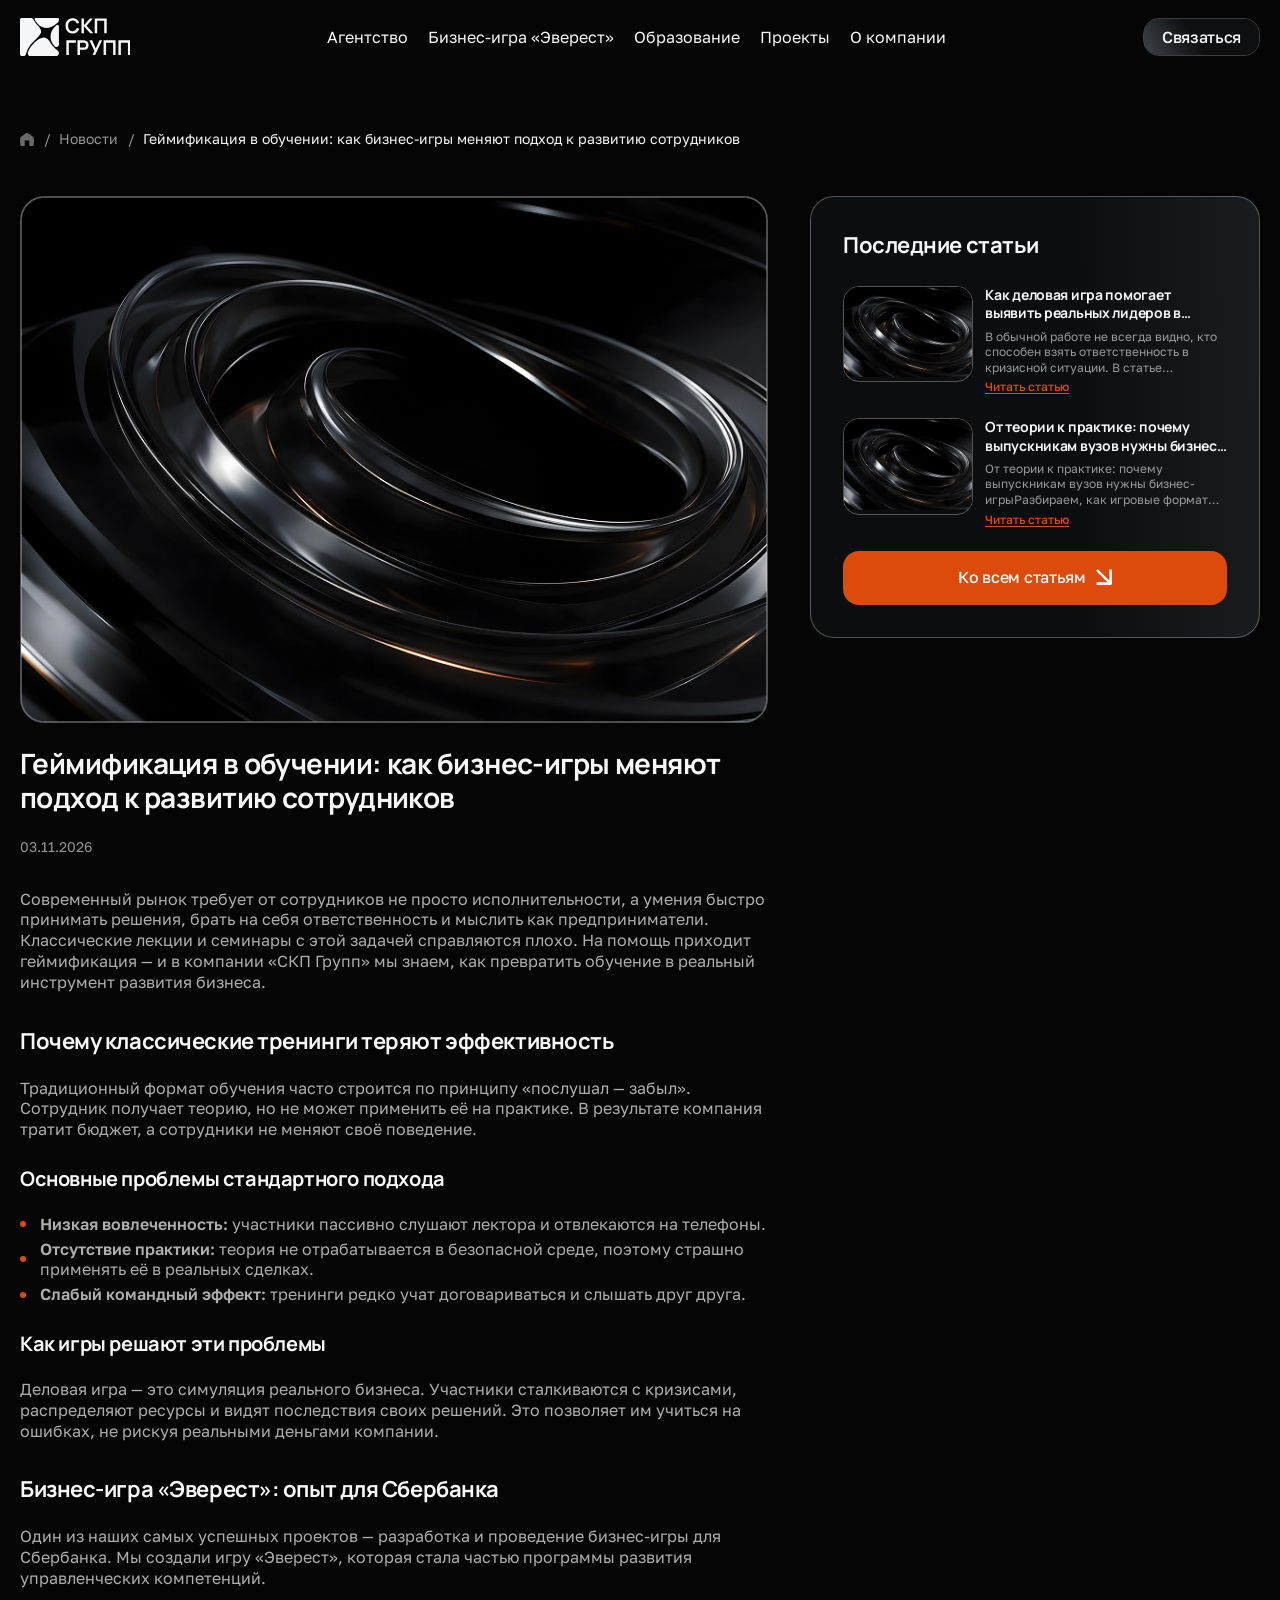
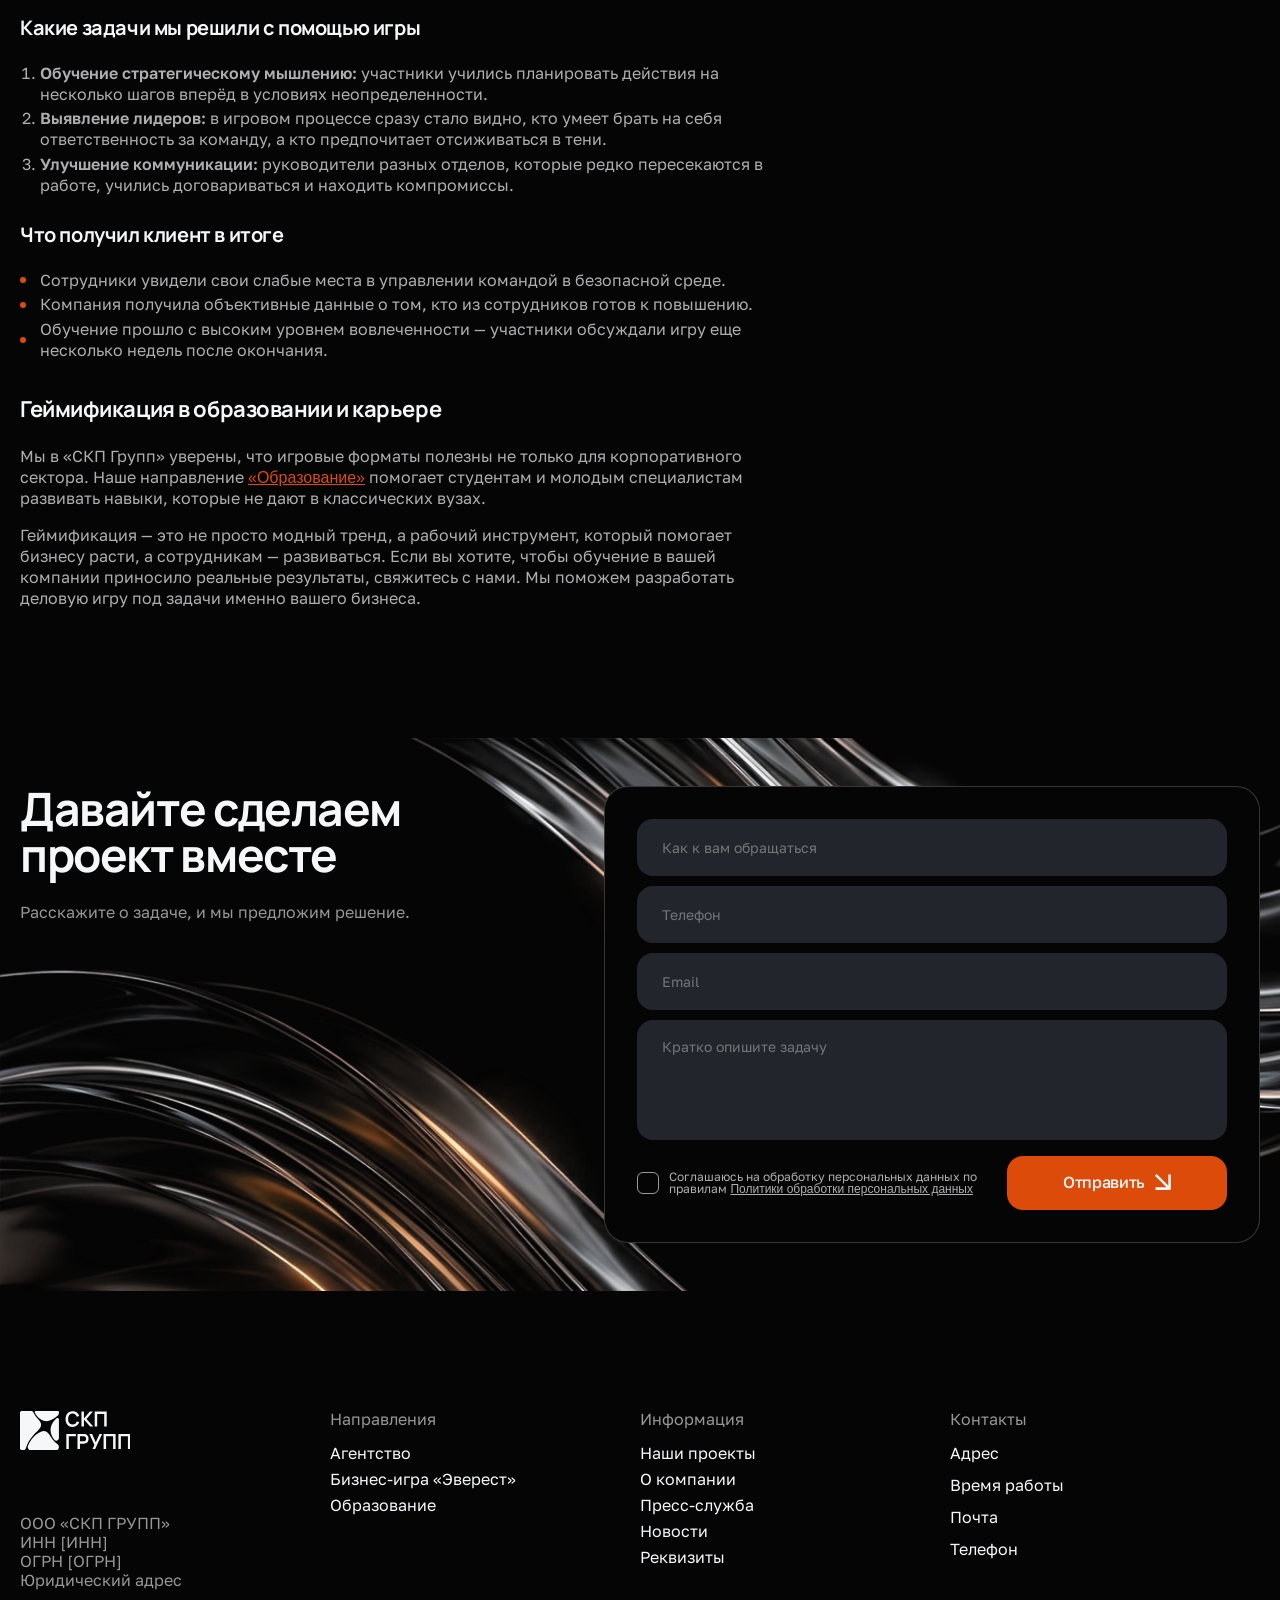
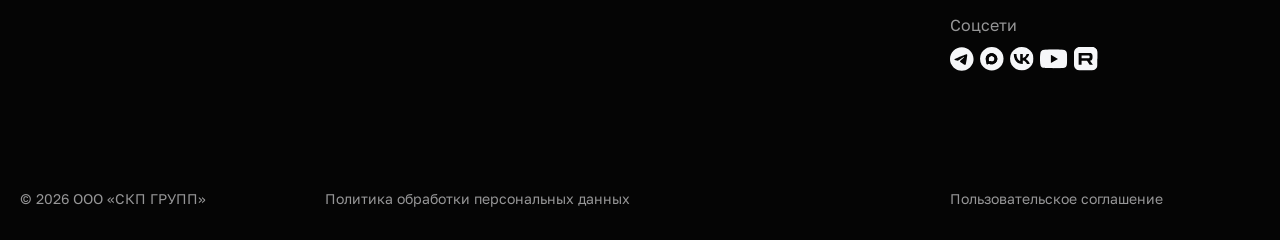
<file: article.html>
<!doctype html>
<html lang="en">
<head>
    <meta charset="UTF-8">
    <meta name="viewport"
          content="width=device-width, user-scalable=no, initial-scale=1.0, maximum-scale=1.0, minimum-scale=1.0">
    <meta http-equiv="X-UA-Compatible" content="ie=edge">
    <title>СКП ГРУПП</title>
    <link rel="stylesheet" href="./css/style.css">
</head>
<body>
<div class="wrapper">
    <header class="header">
        <div class="container">
            <div class="header-row">
                <a href="./index.html" class="header-logo">
                    <img src="./img/main/logo.svg" alt="">
                </a>
                <nav class="nav header-nav" data-nav-menu>
                    <ul class="nav-menu">
                        <li>
                            <a href="./directions.html">
                                Агентство
                            </a>
                        </li>
                        <li>
                            <a href="./services.html">
                                Бизнес-игра «Эверест»
                            </a>
                        </li>
                        <li>
                            <a href="./blog.html">
                                Образование
                            </a>
                        </li>
                        <li>
                            <a href="./laboratory.html">
                                Проекты
                            </a>
                        </li>
                        <li>
                            <a href="./prices.html">
                                О компании
                            </a>
                        </li>
                    </ul>
                </nav>
                <button class="header__button">
                    Связаться
                </button>
                <button class="header-burger" data-burger-button>
                    <span></span>
                    <span></span>
                    <span></span>
                </button>
            </div>
        </div>
    </header>
    <main class="main article-page">
        <section class="section article">
            <div class="container">
                <div class="article-row">
                    <ul class="breadcrumbs">
                        <li class="breadcrumbs__item">
                            <a href="./index.html" class="breadcrumbs__link">
                                <svg width="16" height="18" viewBox="0 0 16 18" fill="none"
                                     xmlns="http://www.w3.org/2000/svg">
                                    <path d="M9.891 2.62977C8.85665 1.79008 7.14339 1.79008 6.10904 2.62977L1.05691 6.7311C0.766759 6.96664 0.571784 7.26442 0.49655 7.58691C-0.117015 10.217 -0.162306 12.9095 0.362581 15.5514L0.548415 16.4868C0.607111 16.7822 0.930827 17 1.31123 17H4.84144C5.13218 17 5.36787 16.8147 5.36787 16.5862V10.7931H10.6322V16.5862C10.6322 16.8147 10.8679 17 11.1586 17H14.6888C15.0692 17 15.3929 16.7822 15.4516 16.4868L15.6374 15.5514C16.1623 12.9095 16.117 10.217 15.5035 7.58691C15.4282 7.26442 15.2332 6.96664 14.9431 6.7311L9.891 2.62977Z"
                                          fill="white" fill-opacity="0.4"/>
                                </svg>
                            </a>
                        </li>
                        <li class="breadcrumbs__item">
                            <a href="./blog.html" class="breadcrumbs__link">
                                Новости
                            </a>
                        </li>
                        <li class="breadcrumbs__item">
                            <a href="#" class="breadcrumbs__link">
                                Геймификация в обучении: как бизнес-игры меняют подход к развитию сотрудников
                            </a>
                        </li>
                    </ul>
                    <div class="article-body">
                        <div class="article-left">
                            <div class="article-head">
                                <div class="article-head__img">
                                    <img src="./img/main/article01.jpg" alt="">
                                </div>
                                <h1 class="article-head__title">
                                    Геймификация в обучении: как бизнес-игры меняют подход к развитию сотрудников
                                </h1>
                                <p class="article-head__date">
                                    03.11.2026
                                </p>
                            </div>
                            <div class="article-content">
                                <p>
                                    Современный рынок требует от сотрудников не просто исполнительности, а умения быстро принимать решения, брать на себя ответственность и мыслить как предприниматели. Классические лекции и семинары с этой задачей справляются плохо. На помощь приходит геймификация — и в компании «СКП Групп» мы знаем, как превратить обучение в реальный инструмент развития бизнеса.
                                </p>
                                <h2>
                                    Почему классические тренинги теряют эффективность
                                </h2>
                                <p>
                                    Традиционный формат обучения часто строится по принципу «послушал — забыл». Сотрудник получает теорию, но не может применить её на практике. В результате компания тратит бюджет, а сотрудники не меняют своё поведение.
                                </p>
                                <h3>
                                    Основные проблемы стандартного подхода
                                </h3>
                                <ul>
                                    <li>
                                        <strong>Низкая вовлеченность:</strong> участники пассивно слушают лектора и отвлекаются на телефоны.
                                    </li>
                                    <li>
                                        <strong>Отсутствие практики:</strong> теория не отрабатывается в безопасной среде, поэтому страшно применять её в реальных сделках.
                                    </li>
                                    <li>
                                        <strong>Слабый командный эффект:</strong> тренинги редко учат договариваться и слышать друг друга.
                                    </li>
                                </ul>
                                <h3>
                                    Как игры решают эти проблемы
                                </h3>
                                <p>
                                    Деловая игра — это симуляция реального бизнеса. Участники сталкиваются с кризисами, распределяют ресурсы и видят последствия своих решений. Это позволяет им учиться на ошибках, не рискуя реальными деньгами компании.
                                </p>
                                <h2>
                                    Бизнес-игра «Эверест»: опыт для Сбербанка
                                </h2>
                                <p>
                                    Один из наших самых успешных проектов — разработка и проведение бизнес-игры для Сбербанка. Мы создали игру «Эверест», которая стала частью программы развития управленческих компетенций.
                                </p>
                                <h3>
                                    Какие задачи мы решили с помощью игры
                                </h3>
                                <ol>
                                    <li>
                                        <strong>Обучение стратегическому мышлению:</strong> участники учились планировать действия на несколько шагов вперёд в условиях неопределенности.
                                    </li>
                                    <li>
                                        <strong>Выявление лидеров:</strong> в игровом процессе сразу стало видно, кто умеет брать на себя ответственность за команду, а кто предпочитает отсиживаться в тени.
                                    </li>
                                    <li>
                                        <strong>Улучшение коммуникации:</strong> руководители разных отделов, которые редко пересекаются в работе, учились договариваться и находить компромиссы.
                                    </li>
                                </ol>
                                <h3>
                                    Что получил клиент в итоге
                                </h3>
                                <ul>
                                    <li>
                                        Сотрудники увидели свои слабые места в управлении командой в безопасной среде.
                                    </li>
                                    <li>
                                        Компания получила объективные данные о том, кто из сотрудников готов к повышению.
                                    </li>
                                    <li>
                                        Обучение прошло с высоким уровнем вовлеченности — участники обсуждали игру еще несколько недель после окончания.
                                    </li>
                                </ul>
                                <h2>
                                    Геймификация в образовании и карьере
                                </h2>
                                <p>
                                    Мы в «СКП Групп» уверены, что игровые форматы полезны не только для корпоративного сектора. Наше направление
                                    <a href="./education.html" target="_blank">«Образование»</a> помогает студентам и молодым специалистам развивать навыки, которые не дают в классических вузах.
                                </p>
                                <p>
                                    Геймификация — это не просто модный тренд, а рабочий инструмент, который помогает бизнесу расти, а сотрудникам — развиваться. Если вы хотите, чтобы обучение в вашей компании приносило реальные результаты, свяжитесь с нами. Мы поможем разработать деловую игру под задачи именно вашего бизнеса.
                                </p>
                            </div>
                        </div>
                        <div class="article-right">
                            <h3 class="article-right__title">
                                Последние статьи
                            </h3>
                            <div class="article-right__content">
                                <a href="./article.html" class="popular-block">
                                    <div class="popular-block__img">
                                        <img src="./img/main/news01.jpg" alt="">
                                    </div>
                                    <div class="popular-block__content">
                                        <h3 class="popular-block__title">
                                            Как деловая игра помогает выявить реальных лидеров в команде
                                        </h3>
                                        <p class="popular-block__text">
                                            В обычной работе не всегда видно, кто способен взять ответственность в кризисной ситуации. В статье рассказываем, как игровые механики и симуляции бизнес-процессов позволяют руководителям увидеть скрытый потенциал сотрудников
                                        </p>
                                        <span class="popular-block__link">
                                            Читать статью
                                        </span>
                                    </div>
                                </a>
                                <a href="./article.html" class="popular-block">
                                    <div class="popular-block__img">
                                        <img src="./img/main/news01.jpg" alt="">
                                    </div>
                                    <div class="popular-block__content">
                                        <h3 class="popular-block__title">
                                            От теории к практике: почему выпускникам вузов нужны бизнес-игры
                                        </h3>
                                        <p class="popular-block__text">
                                            От теории к практике: почему выпускникам вузов нужны бизнес-игрыРазбираем, как игровые форматы в образовании помогают студентам развивать критическое мышление, учиться договариваться и понимать, как устроен бизнес изнутри.
                                        </p>
                                        <span class="popular-block__link">
                                            Читать статью
                                        </span>
                                    </div>
                                </a>
                            </div>
                            <a href="./blog.html" class="article-right__button button-orange-arrow">
                                Ко всем статьям
                            </a>
                        </div>
                    </div>
                </div>
            </div>
        </section>
        <section class="section consultation" id="consultation">
            <div class="container">
                <div class="consultation-row">
                    <div class="consultation-left">
                        <h2 class="consultation-left__title section-title">
                            Давайте сделаем <br> проект вместе
                        </h2>
                        <p class="consultation-left__text section-text">
                            Расскажите о задаче, и мы предложим решение.
                        </p>
                    </div>
                    <div class="consultation-right">
                        <div class="consultation-form">
                            <form action="#">
                                <label class="consultation-form__input">
                                    <input type="text" placeholder="Как к вам обращаться">
                                </label>
                                <label class="consultation-form__input">
                                    <input type="number" placeholder="Телефон">
                                </label>
                                <label class="consultation-form__input">
                                    <input type="email" placeholder="Email">
                                </label>
                                <label class="consultation-form__area">
                                    <textarea placeholder="Кратко опишите задачу"></textarea>
                                </label>
                                <div class="consultation-form__bottom">
                                    <label class="consultation-form__checkbox">
                                        <input type="checkbox" required>
                                        <span class="consultation-form__checkbox-decor">
                                            <svg width="12" height="9" viewBox="0 0 12 9" fill="none"
                                                 xmlns="http://www.w3.org/2000/svg">
                                                <path d="M0.691406 4.35807L3.89974 7.56641L10.7747 0.691406"
                                                      stroke="white" stroke-width="1.95556"></path>
                                            </svg>
                                        </span>
                                        <p class="consultation-form__checkbox-text">
                                            Соглашаюсь на обработку персональных данных по правилам <a
                                                href="./privacy.html" target="_blank">Политики обработки персональных
                                            данных</a>
                                        </p>
                                    </label>
                                    <button class="consultation-form__button button-orange-arrow">
                                        Отправить
                                    </button>
                                </div>
                            </form>
                        </div>
                    </div>
                </div>
            </div>
        </section>
    </main>
    <footer class="footer">
        <div class="container">
            <div class="footer-row">
                <div class="footer-top">
                    <div class="footer-left">
                        <a href="./index.html" class="footer-left__logo">
                            <img src="./img/main/logo.svg" alt="">
                        </a>
                        <div class="footer-left__info">
                            <p>
                                ООО «СКП ГРУПП»
                            </p>
                            <p>
                                ИНН [ИНН]
                            </p>
                            <p>
                                ОГРН [ОГРН]
                            </p>
                            <p>
                                Юридический адрес
                            </p>
                        </div>
                    </div>
                    <div class="footer-menu">
                        <h3 class="footer-menu__title">
                            Направления
                        </h3>
                        <ul class="footer-menu__list">
                            <li>
                                <a href="#">
                                    Агентство
                                </a>
                            </li>
                            <li>
                                <a href="#">
                                    Бизнес-игра «Эверест»
                                </a>
                            </li>
                            <li>
                                <a href="#">
                                    Образование
                                </a>
                            </li>
                        </ul>
                    </div>
                    <div class="footer-menu">
                        <h3 class="footer-menu__title">
                            Информация
                        </h3>
                        <ul class="footer-menu__list">
                            <li>
                                <a href="#">
                                    Наши проекты
                                </a>
                            </li>
                            <li>
                                <a href="#">
                                    О компании
                                </a>
                            </li>
                            <li>
                                <a href="#">
                                    Пресс-служба
                                </a>
                            </li>
                            <li>
                                <a href="#">
                                    Новости
                                </a>
                            </li>
                            <li>
                                <a href="#">
                                    Реквизиты
                                </a>
                            </li>
                        </ul>
                    </div>
                    <div class="footer-right">
                        <div class="footer-contacts">
                            <h3 class="footer-menu__title">
                                Контакты
                            </h3>
                            <div class="footer-contacts__list">
                                <p>
                                    Адрес
                                </p>
                                <p>
                                    Время работы
                                </p>
                                <a href="mailto:">
                                    Почта
                                </a>
                                <a href="tel:">
                                    Телефон
                                </a>
                            </div>
                        </div>
                        <div class="footer-socials">
                            <h3 class="footer-menu__title">
                                Соцсети
                            </h3>
                            <div class="footer-socials__list">
                                <a href="#" class="footer-socials__link">
                                    <svg width="25" height="25" viewBox="0 0 25 25" fill="none"
                                         xmlns="http://www.w3.org/2000/svg">
                                        <g clip-path="url(#clip0_42_666)">
                                            <path d="M24.537 12.4384C24.537 19.2142 19.0442 24.707 12.2685 24.707C5.4928 24.707 0 19.2142 0 12.4384C0 5.66272 5.4928 0.169922 12.2685 0.169922C19.0442 0.169922 24.537 5.66272 24.537 12.4384ZM12.7082 9.22708C11.5149 9.72341 9.12996 10.7507 5.55344 12.3089C4.97267 12.5399 4.66843 12.7658 4.64074 12.9867C4.59393 13.3601 5.06149 13.5071 5.69819 13.7073C5.78479 13.7346 5.87453 13.7628 5.96652 13.7927C6.59293 13.9963 7.43557 14.2345 7.87361 14.244C8.27097 14.2526 8.71446 14.0888 9.20409 13.7525C12.5457 11.4968 14.2707 10.3567 14.379 10.3321C14.4554 10.3148 14.5613 10.293 14.633 10.3567C14.7048 10.4205 14.6977 10.5412 14.6901 10.5736C14.6438 10.7711 12.8084 12.4774 11.8587 13.3604C11.5626 13.6357 11.3525 13.8309 11.3096 13.8755C11.2134 13.9754 11.1154 14.0699 11.0212 14.1607C10.4392 14.7217 10.0028 15.1424 11.0454 15.8294C11.5463 16.1596 11.9472 16.4326 12.3472 16.7049C12.784 17.0024 13.2196 17.2991 13.7833 17.6686C13.9269 17.7627 14.064 17.8605 14.1976 17.9557C14.7059 18.3181 15.1626 18.6437 15.7268 18.5917C16.0546 18.5616 16.3933 18.2533 16.5652 17.3339C16.9717 15.1612 17.7706 10.4534 17.9552 8.51351C17.9714 8.34354 17.951 8.12603 17.9347 8.03054C17.9183 7.93505 17.8842 7.799 17.7601 7.69829C17.6131 7.57902 17.3862 7.55387 17.2847 7.55565C16.8232 7.56378 16.1153 7.80995 12.7082 9.22708Z"
                                                  fill-rule="evenodd" clip-rule="evenodd" fill="#F6F7F9"/>
                                        </g>
                                        <defs>
                                            <clipPath id="clip0_42_666">
                                                <rect width="25" height="25" fill="white"/>
                                            </clipPath>
                                        </defs>
                                    </svg>
                                </a>
                                <a href="#" class="footer-socials__link">
                                    <svg width="25" height="25" viewBox="0 0 25 25" fill="none"
                                         xmlns="http://www.w3.org/2000/svg">
                                        <circle cx="12.2685" cy="12.2685" r="12.2685" fill="#F6F7F9"/>
                                        <path d="M12.1358 6.48145C8.81898 6.48145 6.01953 8.96008 6.01953 12.2547C6.01953 13.6158 6.27693 14.5607 6.5074 15.4068L6.51676 15.4412C6.7122 16.1351 6.88464 16.7707 6.88464 17.5229C6.96801 18.5249 8.87933 17.9392 9.48291 17.1898C10.4371 17.8559 10.9861 18.0225 12.1674 18.0225C15.4328 18.0057 18.0677 15.4388 18.0565 12.2853C18.0565 9.08222 15.4554 6.48145 12.1358 6.48145ZM12.2162 9.32923C10.601 9.24874 9.34205 10.3285 9.06326 12.0216C8.83333 13.4233 9.24148 15.1303 9.58925 15.2191C9.75595 15.258 10.1756 14.9304 10.4371 14.6779C10.8696 14.9664 11.3732 15.1397 11.8972 15.1803C13.5709 15.258 15.001 14.0275 15.1134 12.413C15.1788 10.795 13.8902 9.42461 12.2162 9.33201V9.32923Z"
                                              fill-rule="evenodd" clip-rule="evenodd" fill="#050505"/>
                                        <path d="M6.01953 12.2547C6.01953 8.96008 8.81898 6.48145 12.1358 6.48145C15.4554 6.48145 18.0565 9.08222 18.0565 12.2853C18.0677 15.4388 15.4328 18.0057 12.1674 18.0225C10.9861 18.0225 10.4371 17.8559 9.48291 17.1898C8.87933 17.9392 6.96801 18.5249 6.88464 17.5229C6.88464 16.7707 6.7122 16.1351 6.51676 15.4412L6.5074 15.4068C6.27693 14.5607 6.01953 13.6158 6.01953 12.2547ZM12.2162 9.32923C10.601 9.24874 9.34205 10.3285 9.06326 12.0216C8.83333 13.4233 9.24148 15.1303 9.58925 15.2191C9.75595 15.258 10.1756 14.9304 10.4371 14.6779C10.8696 14.9664 11.3732 15.1397 11.8972 15.1803C13.5709 15.258 15.001 14.0275 15.1134 12.413C15.1788 10.795 13.8902 9.42461 12.2162 9.33201V9.32923Z"
                                              fill="#050505"/>
                                    </svg>
                                </a>
                                <a href="#" class="footer-socials__link">
                                    <svg width="25" height="25" viewBox="0 0 25 25" fill="none"
                                         xmlns="http://www.w3.org/2000/svg">
                                        <g clip-path="url(#clip0_42_671)">
                                            <circle cx="12.2685" cy="12.2685" r="12.2685" fill="#F6F7F9"/>
                                            <path d="M3.92578 7.36035C4.06126 13.7975 7.31279 17.6659 13.0135 17.6659H13.3367V13.9831C15.4314 14.1895 17.0154 15.7059 17.6511 17.6659H20.611C19.7981 14.7362 17.6615 13.1166 16.3275 12.4977C17.6615 11.7343 19.5374 9.87742 19.9856 7.36035H17.2967C16.7131 9.40289 14.9833 11.2598 13.3367 11.4351V7.36035H10.6477V14.4989C8.98027 14.0863 6.87513 12.085 6.78133 7.36035H3.92578Z"
                                                  fill="#050505"/>
                                        </g>
                                        <defs>
                                            <clipPath id="clip0_42_671">
                                                <rect width="24.537" height="24.537" fill="white"/>
                                            </clipPath>
                                        </defs>
                                    </svg>
                                </a>
                                <a href="#" class="footer-socials__link footer-socials__link_yt">
                                    <svg width="29" height="20" viewBox="0 0 29 20" fill="none"
                                         xmlns="http://www.w3.org/2000/svg">
                                        <g clip-path="url(#clip0_42_674)">
                                            <path d="M25.1034 0.585003C26.3169 0.911019 27.2769 1.87097 27.6029 3.08447C28.2006 5.29416 28.2187 9.87652 28.2187 9.87652C28.2187 9.87652 28.2187 14.477 27.621 16.6686C27.295 17.8821 26.335 18.842 25.1215 19.1681C22.93 19.7657 14.1093 19.7657 14.1093 19.7657C14.1093 19.7657 5.28874 19.7657 3.09717 19.1681C1.88366 18.842 0.92372 17.8821 0.597701 16.6686C0 14.4589 0 9.87652 0 9.87652C0 9.87652 0 5.29416 0.579588 3.10259C0.905606 1.88908 1.86555 0.929137 3.07906 0.603121C5.27063 0.00541239 14.0912 -0.0126953 14.0912 -0.0126953C14.0912 -0.0126953 22.9118 -0.0126953 25.1034 0.585003ZM18.6012 9.87653L11.2839 14.1148V5.63829L18.6012 9.87653Z"
                                                  fill-rule="evenodd" clip-rule="evenodd" fill="#F6F7F9"/>
                                        </g>
                                        <defs>
                                            <clipPath id="clip0_42_674">
                                                <rect width="28.2187" height="19.7531" fill="white"/>
                                            </clipPath>
                                        </defs>
                                    </svg>
                                </a>
                                <a href="#" class="footer-socials__link">
                                    <svg width="24" height="24" viewBox="0 0 24 24" fill="none"
                                         xmlns="http://www.w3.org/2000/svg">
                                        <g clip-path="url(#clip0_42_676)">
                                            <path d="M5.71899 23.5156H17.7942C20.9524 23.5156 23.5132 20.9547 23.5132 17.7966V5.71899C23.5156 2.5679 20.9641 0.00940623 17.813 0H5.70253C2.55144 0.00940623 0 2.5679 0 5.71899V17.7942C0 20.9547 2.56085 23.5156 5.71899 23.5156Z"
                                                  fill="#F6F7F9"/>
                                            <path d="M17.8131 0H11.7578C11.7578 6.49265 17.023 11.7578 23.5156 11.7578V5.71899C23.5156 2.5679 20.9642 0.00940623 17.8131 0Z"
                                                  fill="#F6F7F9"/>
                                            <path d="M14.5258 11.2216H7.57931V8.47267H14.5258C14.9326 8.47267 15.2148 8.54322 15.3559 8.66785C15.497 8.79249 15.5864 9.02059 15.5864 9.35451V10.3422C15.5864 10.6949 15.4994 10.923 15.3559 11.0476C15.2148 11.1699 14.9326 11.2216 14.5258 11.2216ZM15.0032 5.87891H4.63281V17.6367H7.57931V13.8107H13.0091L15.584 17.6367H18.8833L16.0426 13.7942C17.089 13.639 17.5593 13.3169 17.9473 12.7901C18.3353 12.261 18.5305 11.4145 18.5305 10.2881V9.40624C18.5305 8.73605 18.46 8.20695 18.3353 7.80248C18.2107 7.39801 18.0014 7.04528 17.7004 6.72782C17.383 6.42682 17.0302 6.21753 16.6069 6.07644C16.1837 5.94945 15.6546 5.87891 15.0032 5.87891Z"
                                                  fill="#050505"/>
                                        </g>
                                        <defs>
                                            <clipPath id="clip0_42_676">
                                                <rect width="23.5156" height="23.5156" fill="white"/>
                                            </clipPath>
                                        </defs>
                                    </svg>
                                </a>
                            </div>
                        </div>
                    </div>
                </div>
                <div class="footer-bottom">
                    <p class="footer-bottom__copyright">
                        © 2026 ООО «СКП ГРУПП»
                    </p>
                    <a href="./privacy.html" target="_blank" class="footer-bottom__privacy">
                        Политика обработки персональных данных
                    </a>
                    <a href="./privacy.html" target="_blank" class="footer-bottom__agreement">
                        Пользовательское соглашение
                    </a>
                </div>
            </div>
        </div>
    </footer>
    <div class="modal-bg review-modal" data-modal="review-modal">
        <div class="review-content">
            <button class="reviews-modal__close modal-close" data-modal-close="review-modal">
                <svg xmlns="http://www.w3.org/2000/svg" width="16" height="16" viewBox="0 0 16 16" fill="none">
                    <path d="M9.4 8L15.7 1.7C16.1 1.3 16.1 0.7 15.7 0.3C15.3 -0.1 14.7 -0.1 14.3 0.3L8 6.6L1.7 0.3C1.3 -0.1 0.7 -0.1 0.3 0.3C-0.0999998 0.7 -0.0999998 1.3 0.3 1.7L6.6 8L0.3 14.3C0.1 14.5 0 14.7 0 15C0 15.6 0.4 16 1 16C1.3 16 1.5 15.9 1.7 15.7L8 9.4L14.3 15.7C14.5 15.9 14.7 16 15 16C15.3 16 15.5 15.9 15.7 15.7C16.1 15.3 16.1 14.7 15.7 14.3L9.4 8Z" fill="#DC4B09"/>
                </svg>
            </button>
            <div class="reviews-block">
                <div class="reviews-block__head">
                    <div class="reviews-block__avatar" data-reviews-avatar-modal>
                        <img src="./img/main/reviews01.jpg" alt="">
                    </div>
                    <div class="reviews-block__author">
                        <p class="reviews-block__name" data-reviews-name-modal>
                            Иванова Анна
                        </p>
                        <p class="reviews-block__role" data-reviews-role-modal>
                            Участник
                        </p>
                    </div>
                </div>
                <div class="reviews-block__content">
                    <p class="reviews-block__text section-text" data-reviews-text-modal>
                        Корпоративная бизнес-игра с собственной механикой и сценарием, который адаптируется под конкретный запрос. Проводим её для сотрудников компаний и для студентов. Корпоративная бизнес-игра с собственной механикой и сценарием, который адаптируется под конкретный запрос. Проводим её для сотрудников компаний и для студентов. Корпоративная бизнес-игра с собственной механикой и сценарием, который адаптируется под конкретный запрос. Проводим её для сотрудников компаний и для студентов. Корпоративная бизнес-игра с собственной механикой и сценарием, который адаптируется под конкретный запрос. Проводим её для сотрудников компаний и для студентов.
                    </p>
                </div>
            </div>
        </div>
    </div>
</div>
</body>
<script src="./js/aos.js"></script>
<script src="./js/fancybox.umd.js"></script>
<script src="./js/swiper-bundle.min.js"></script>
<script src="./js/app.js"></script>
</html>
</file>
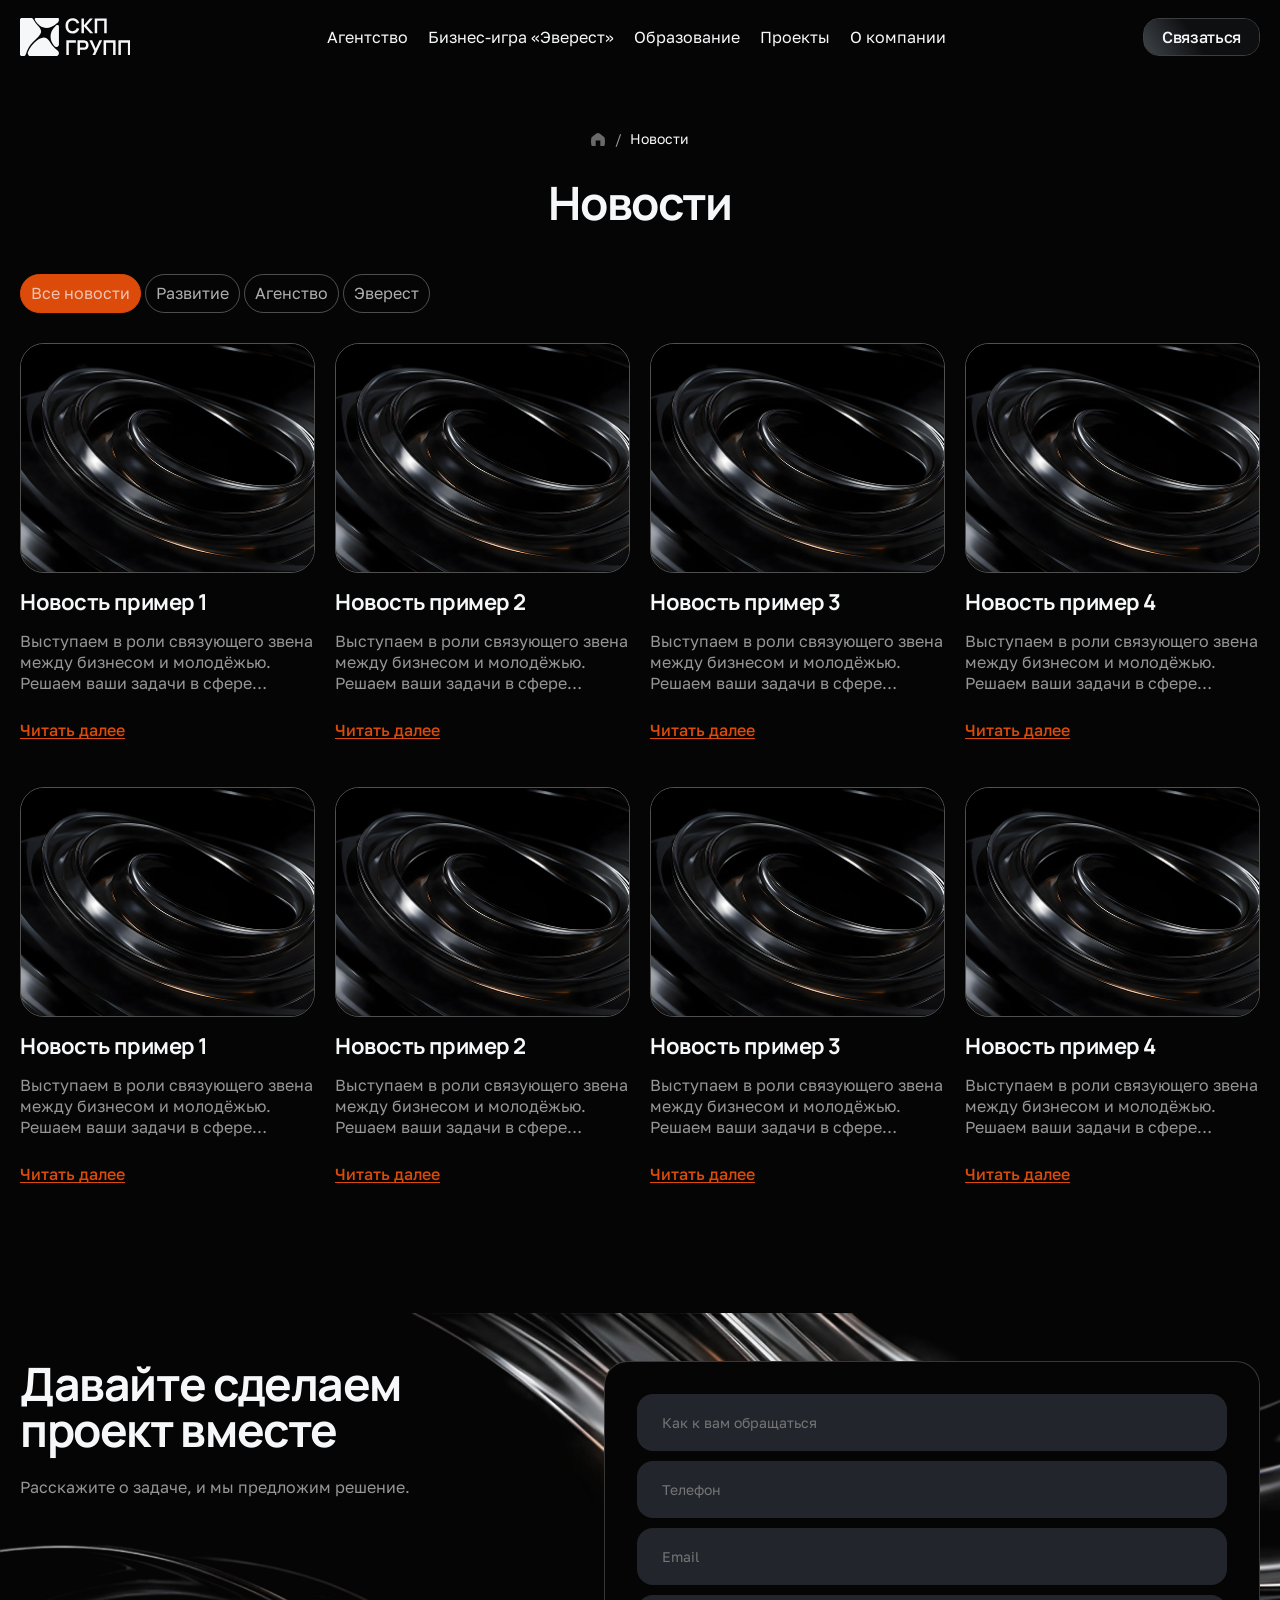
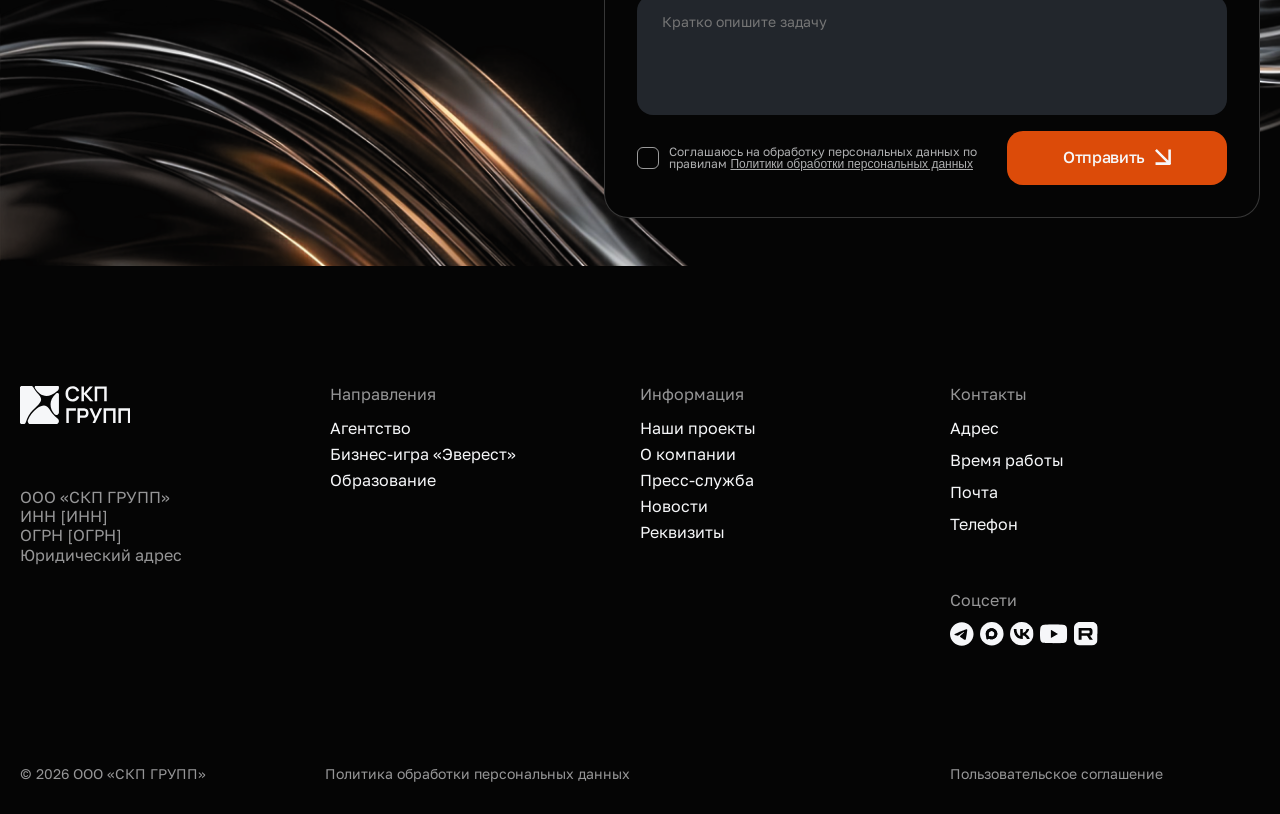
<file: blog.html>
<!doctype html>
<html lang="en">
<head>
    <meta charset="UTF-8">
    <meta name="viewport"
          content="width=device-width, user-scalable=no, initial-scale=1.0, maximum-scale=1.0, minimum-scale=1.0">
    <meta http-equiv="X-UA-Compatible" content="ie=edge">
    <title>СКП ГРУПП</title>
    <link rel="stylesheet" href="./css/style.css">
</head>
<body>
<div class="wrapper">
    <header class="header">
        <div class="container">
            <div class="header-row">
                <a href="./index.html" class="header-logo">
                    <img src="./img/main/logo.svg" alt="">
                </a>
                <nav class="nav header-nav" data-nav-menu>
                    <ul class="nav-menu">
                        <li>
                            <a href="./directions.html">
                                Агентство
                            </a>
                        </li>
                        <li>
                            <a href="./services.html">
                                Бизнес-игра «Эверест»
                            </a>
                        </li>
                        <li>
                            <a href="./blog.html">
                                Образование
                            </a>
                        </li>
                        <li>
                            <a href="./laboratory.html">
                                Проекты
                            </a>
                        </li>
                        <li>
                            <a href="./prices.html">
                                О компании
                            </a>
                        </li>
                    </ul>
                </nav>
                <button class="header__button">
                    Связаться
                </button>
                <button class="header-burger" data-burger-button>
                    <span></span>
                    <span></span>
                    <span></span>
                </button>
            </div>
        </div>
    </header>
    <main class="main blog-page">
        <section class="section blog">
            <div class="container">
                <div class="blog-row">
                    <div class="blog-head">
                        <ul class="breadcrumbs">
                            <li class="breadcrumbs__item">
                                <a href="./index.html" class="breadcrumbs__link">
                                    <svg width="16" height="18" viewBox="0 0 16 18" fill="none"
                                         xmlns="http://www.w3.org/2000/svg">
                                        <path d="M9.891 2.62977C8.85665 1.79008 7.14339 1.79008 6.10904 2.62977L1.05691 6.7311C0.766759 6.96664 0.571784 7.26442 0.49655 7.58691C-0.117015 10.217 -0.162306 12.9095 0.362581 15.5514L0.548415 16.4868C0.607111 16.7822 0.930827 17 1.31123 17H4.84144C5.13218 17 5.36787 16.8147 5.36787 16.5862V10.7931H10.6322V16.5862C10.6322 16.8147 10.8679 17 11.1586 17H14.6888C15.0692 17 15.3929 16.7822 15.4516 16.4868L15.6374 15.5514C16.1623 12.9095 16.117 10.217 15.5035 7.58691C15.4282 7.26442 15.2332 6.96664 14.9431 6.7311L9.891 2.62977Z"
                                              fill="white" fill-opacity="0.4"/>
                                    </svg>
                                </a>
                            </li>
                            <li class="breadcrumbs__item">
                                <a href="#" class="breadcrumbs__link">
                                    Новости
                                </a>
                            </li>
                        </ul>
                        <h1 class="blog__title section-title">
                            Новости
                        </h1>
                    </div>
                    <div class="blog-body">
                        <div class="blog-filters">
                            <button class="blog-filters__item active">
                                Все новости
                            </button>
                            <button class="blog-filters__item">
                                Развитие
                            </button>
                            <button class="blog-filters__item">
                                Агенство
                            </button>
                            <button class="blog-filters__item">
                                Эверест
                            </button>
                        </div>
                        <div class="news-content">
                            <a href="./article.html" target="_blank" class="news-block" data-aos="fade-in" data-aos-duration="1200">
                                <div class="news-block__img">
                                    <img src="./img/main/news01.jpg" alt="">
                                </div>
                                <div class="news-block__content">
                                    <h3 class="news-block__title">
                                        Новость пример 1
                                    </h3>
                                    <p class="news-block__text section-text">
                                        Выступаем в роли связующего звена между бизнесом и молодёжью. Решаем ваши задачи в сфере маркетинга и организации мероприятий.
                                    </p>
                                    <span class="news-block__link">
                                    Читать далее
                                </span>
                                </div>
                            </a>
                            <a href="./article.html" target="_blank" class="news-block" data-aos="fade-in" data-aos-duration="1200" data-aos-delay="100">
                                <div class="news-block__img">
                                    <img src="./img/main/news01.jpg" alt="">
                                </div>
                                <div class="news-block__content">
                                    <h3 class="news-block__title">
                                        Новость пример 2
                                    </h3>
                                    <p class="news-block__text section-text">
                                        Выступаем в роли связующего звена между бизнесом и молодёжью. Решаем ваши задачи в сфере маркетинга и организации мероприятий.
                                    </p>
                                    <span class="news-block__link">
                                    Читать далее
                                </span>
                                </div>
                            </a>
                            <a href="./article.html" target="_blank" class="news-block" data-aos="fade-in" data-aos-duration="1200" data-aos-delay="200">
                                <div class="news-block__img">
                                    <img src="./img/main/news01.jpg" alt="">
                                </div>
                                <div class="news-block__content">
                                    <h3 class="news-block__title">
                                        Новость пример 3
                                    </h3>
                                    <p class="news-block__text section-text">
                                        Выступаем в роли связующего звена между бизнесом и молодёжью. Решаем ваши задачи в сфере маркетинга и организации мероприятий.
                                    </p>
                                    <span class="news-block__link">
                                    Читать далее
                                </span>
                                </div>
                            </a>
                            <a href="./article.html" target="_blank" class="news-block" data-aos="fade-in" data-aos-duration="1200" data-aos-delay="300">
                                <div class="news-block__img">
                                    <img src="./img/main/news01.jpg" alt="">
                                </div>
                                <div class="news-block__content">
                                    <h3 class="news-block__title">
                                        Новость пример 4
                                    </h3>
                                    <p class="news-block__text section-text">
                                        Выступаем в роли связующего звена между бизнесом и молодёжью. Решаем ваши задачи в сфере маркетинга и организации мероприятий.
                                    </p>
                                    <span class="news-block__link">
                                    Читать далее
                                </span>
                                </div>
                            </a>
                            <a href="./article.html" target="_blank" class="news-block" data-aos="fade-in" data-aos-duration="1200">
                                <div class="news-block__img">
                                    <img src="./img/main/news01.jpg" alt="">
                                </div>
                                <div class="news-block__content">
                                    <h3 class="news-block__title">
                                        Новость пример 1
                                    </h3>
                                    <p class="news-block__text section-text">
                                        Выступаем в роли связующего звена между бизнесом и молодёжью. Решаем ваши задачи в сфере маркетинга и организации мероприятий.
                                    </p>
                                    <span class="news-block__link">
                                    Читать далее
                                </span>
                                </div>
                            </a>
                            <a href="./article.html" target="_blank" class="news-block" data-aos="fade-in" data-aos-duration="1200" data-aos-delay="100">
                                <div class="news-block__img">
                                    <img src="./img/main/news01.jpg" alt="">
                                </div>
                                <div class="news-block__content">
                                    <h3 class="news-block__title">
                                        Новость пример 2
                                    </h3>
                                    <p class="news-block__text section-text">
                                        Выступаем в роли связующего звена между бизнесом и молодёжью. Решаем ваши задачи в сфере маркетинга и организации мероприятий.
                                    </p>
                                    <span class="news-block__link">
                                    Читать далее
                                </span>
                                </div>
                            </a>
                            <a href="./article.html" target="_blank" class="news-block" data-aos="fade-in" data-aos-duration="1200" data-aos-delay="200">
                                <div class="news-block__img">
                                    <img src="./img/main/news01.jpg" alt="">
                                </div>
                                <div class="news-block__content">
                                    <h3 class="news-block__title">
                                        Новость пример 3
                                    </h3>
                                    <p class="news-block__text section-text">
                                        Выступаем в роли связующего звена между бизнесом и молодёжью. Решаем ваши задачи в сфере маркетинга и организации мероприятий.
                                    </p>
                                    <span class="news-block__link">
                                    Читать далее
                                </span>
                                </div>
                            </a>
                            <a href="./article.html" target="_blank" class="news-block" data-aos="fade-in" data-aos-duration="1200" data-aos-delay="300">
                                <div class="news-block__img">
                                    <img src="./img/main/news01.jpg" alt="">
                                </div>
                                <div class="news-block__content">
                                    <h3 class="news-block__title">
                                        Новость пример 4
                                    </h3>
                                    <p class="news-block__text section-text">
                                        Выступаем в роли связующего звена между бизнесом и молодёжью. Решаем ваши задачи в сфере маркетинга и организации мероприятий.
                                    </p>
                                    <span class="news-block__link">
                                    Читать далее
                                </span>
                                </div>
                            </a>
                        </div>
                    </div>
                </div>
            </div>
        </section>
        <section class="section consultation" id="consultation">
            <div class="container">
                <div class="consultation-row">
                    <div class="consultation-left">
                        <h2 class="consultation-left__title section-title">
                            Давайте сделаем <br> проект вместе
                        </h2>
                        <p class="consultation-left__text section-text">
                            Расскажите о задаче, и мы предложим решение.
                        </p>
                    </div>
                    <div class="consultation-right">
                        <div class="consultation-form">
                            <form action="#">
                                <label class="consultation-form__input">
                                    <input type="text" placeholder="Как к вам обращаться">
                                </label>
                                <label class="consultation-form__input">
                                    <input type="number" placeholder="Телефон">
                                </label>
                                <label class="consultation-form__input">
                                    <input type="email" placeholder="Email">
                                </label>
                                <label class="consultation-form__area">
                                    <textarea placeholder="Кратко опишите задачу"></textarea>
                                </label>
                                <div class="consultation-form__bottom">
                                    <label class="consultation-form__checkbox">
                                        <input type="checkbox" required>
                                        <span class="consultation-form__checkbox-decor">
                                            <svg width="12" height="9" viewBox="0 0 12 9" fill="none"
                                                 xmlns="http://www.w3.org/2000/svg">
                                                <path d="M0.691406 4.35807L3.89974 7.56641L10.7747 0.691406"
                                                      stroke="white" stroke-width="1.95556"></path>
                                            </svg>
                                        </span>
                                        <p class="consultation-form__checkbox-text">
                                            Соглашаюсь на обработку персональных данных по правилам <a
                                                href="./privacy.html" target="_blank">Политики обработки персональных
                                            данных</a>
                                        </p>
                                    </label>
                                    <button class="consultation-form__button button-orange-arrow">
                                        Отправить
                                    </button>
                                </div>
                            </form>
                        </div>
                    </div>
                </div>
            </div>
        </section>
    </main>
    <footer class="footer">
        <div class="container">
            <div class="footer-row">
                <div class="footer-top">
                    <div class="footer-left">
                        <a href="./index.html" class="footer-left__logo">
                            <img src="./img/main/logo.svg" alt="">
                        </a>
                        <div class="footer-left__info">
                            <p>
                                ООО «СКП ГРУПП»
                            </p>
                            <p>
                                ИНН [ИНН]
                            </p>
                            <p>
                                ОГРН [ОГРН]
                            </p>
                            <p>
                                Юридический адрес
                            </p>
                        </div>
                    </div>
                    <div class="footer-menu">
                        <h3 class="footer-menu__title">
                            Направления
                        </h3>
                        <ul class="footer-menu__list">
                            <li>
                                <a href="#">
                                    Агентство
                                </a>
                            </li>
                            <li>
                                <a href="#">
                                    Бизнес-игра «Эверест»
                                </a>
                            </li>
                            <li>
                                <a href="#">
                                    Образование
                                </a>
                            </li>
                        </ul>
                    </div>
                    <div class="footer-menu">
                        <h3 class="footer-menu__title">
                            Информация
                        </h3>
                        <ul class="footer-menu__list">
                            <li>
                                <a href="#">
                                    Наши проекты
                                </a>
                            </li>
                            <li>
                                <a href="#">
                                    О компании
                                </a>
                            </li>
                            <li>
                                <a href="#">
                                    Пресс-служба
                                </a>
                            </li>
                            <li>
                                <a href="#">
                                    Новости
                                </a>
                            </li>
                            <li>
                                <a href="#">
                                    Реквизиты
                                </a>
                            </li>
                        </ul>
                    </div>
                    <div class="footer-right">
                        <div class="footer-contacts">
                            <h3 class="footer-menu__title">
                                Контакты
                            </h3>
                            <div class="footer-contacts__list">
                                <p>
                                    Адрес
                                </p>
                                <p>
                                    Время работы
                                </p>
                                <a href="mailto:">
                                    Почта
                                </a>
                                <a href="tel:">
                                    Телефон
                                </a>
                            </div>
                        </div>
                        <div class="footer-socials">
                            <h3 class="footer-menu__title">
                                Соцсети
                            </h3>
                            <div class="footer-socials__list">
                                <a href="#" class="footer-socials__link">
                                    <svg width="25" height="25" viewBox="0 0 25 25" fill="none"
                                         xmlns="http://www.w3.org/2000/svg">
                                        <g clip-path="url(#clip0_42_666)">
                                            <path d="M24.537 12.4384C24.537 19.2142 19.0442 24.707 12.2685 24.707C5.4928 24.707 0 19.2142 0 12.4384C0 5.66272 5.4928 0.169922 12.2685 0.169922C19.0442 0.169922 24.537 5.66272 24.537 12.4384ZM12.7082 9.22708C11.5149 9.72341 9.12996 10.7507 5.55344 12.3089C4.97267 12.5399 4.66843 12.7658 4.64074 12.9867C4.59393 13.3601 5.06149 13.5071 5.69819 13.7073C5.78479 13.7346 5.87453 13.7628 5.96652 13.7927C6.59293 13.9963 7.43557 14.2345 7.87361 14.244C8.27097 14.2526 8.71446 14.0888 9.20409 13.7525C12.5457 11.4968 14.2707 10.3567 14.379 10.3321C14.4554 10.3148 14.5613 10.293 14.633 10.3567C14.7048 10.4205 14.6977 10.5412 14.6901 10.5736C14.6438 10.7711 12.8084 12.4774 11.8587 13.3604C11.5626 13.6357 11.3525 13.8309 11.3096 13.8755C11.2134 13.9754 11.1154 14.0699 11.0212 14.1607C10.4392 14.7217 10.0028 15.1424 11.0454 15.8294C11.5463 16.1596 11.9472 16.4326 12.3472 16.7049C12.784 17.0024 13.2196 17.2991 13.7833 17.6686C13.9269 17.7627 14.064 17.8605 14.1976 17.9557C14.7059 18.3181 15.1626 18.6437 15.7268 18.5917C16.0546 18.5616 16.3933 18.2533 16.5652 17.3339C16.9717 15.1612 17.7706 10.4534 17.9552 8.51351C17.9714 8.34354 17.951 8.12603 17.9347 8.03054C17.9183 7.93505 17.8842 7.799 17.7601 7.69829C17.6131 7.57902 17.3862 7.55387 17.2847 7.55565C16.8232 7.56378 16.1153 7.80995 12.7082 9.22708Z"
                                                  fill-rule="evenodd" clip-rule="evenodd" fill="#F6F7F9"/>
                                        </g>
                                        <defs>
                                            <clipPath id="clip0_42_666">
                                                <rect width="25" height="25" fill="white"/>
                                            </clipPath>
                                        </defs>
                                    </svg>
                                </a>
                                <a href="#" class="footer-socials__link">
                                    <svg width="25" height="25" viewBox="0 0 25 25" fill="none"
                                         xmlns="http://www.w3.org/2000/svg">
                                        <circle cx="12.2685" cy="12.2685" r="12.2685" fill="#F6F7F9"/>
                                        <path d="M12.1358 6.48145C8.81898 6.48145 6.01953 8.96008 6.01953 12.2547C6.01953 13.6158 6.27693 14.5607 6.5074 15.4068L6.51676 15.4412C6.7122 16.1351 6.88464 16.7707 6.88464 17.5229C6.96801 18.5249 8.87933 17.9392 9.48291 17.1898C10.4371 17.8559 10.9861 18.0225 12.1674 18.0225C15.4328 18.0057 18.0677 15.4388 18.0565 12.2853C18.0565 9.08222 15.4554 6.48145 12.1358 6.48145ZM12.2162 9.32923C10.601 9.24874 9.34205 10.3285 9.06326 12.0216C8.83333 13.4233 9.24148 15.1303 9.58925 15.2191C9.75595 15.258 10.1756 14.9304 10.4371 14.6779C10.8696 14.9664 11.3732 15.1397 11.8972 15.1803C13.5709 15.258 15.001 14.0275 15.1134 12.413C15.1788 10.795 13.8902 9.42461 12.2162 9.33201V9.32923Z"
                                              fill-rule="evenodd" clip-rule="evenodd" fill="#050505"/>
                                        <path d="M6.01953 12.2547C6.01953 8.96008 8.81898 6.48145 12.1358 6.48145C15.4554 6.48145 18.0565 9.08222 18.0565 12.2853C18.0677 15.4388 15.4328 18.0057 12.1674 18.0225C10.9861 18.0225 10.4371 17.8559 9.48291 17.1898C8.87933 17.9392 6.96801 18.5249 6.88464 17.5229C6.88464 16.7707 6.7122 16.1351 6.51676 15.4412L6.5074 15.4068C6.27693 14.5607 6.01953 13.6158 6.01953 12.2547ZM12.2162 9.32923C10.601 9.24874 9.34205 10.3285 9.06326 12.0216C8.83333 13.4233 9.24148 15.1303 9.58925 15.2191C9.75595 15.258 10.1756 14.9304 10.4371 14.6779C10.8696 14.9664 11.3732 15.1397 11.8972 15.1803C13.5709 15.258 15.001 14.0275 15.1134 12.413C15.1788 10.795 13.8902 9.42461 12.2162 9.33201V9.32923Z"
                                              fill="#050505"/>
                                    </svg>
                                </a>
                                <a href="#" class="footer-socials__link">
                                    <svg width="25" height="25" viewBox="0 0 25 25" fill="none"
                                         xmlns="http://www.w3.org/2000/svg">
                                        <g clip-path="url(#clip0_42_671)">
                                            <circle cx="12.2685" cy="12.2685" r="12.2685" fill="#F6F7F9"/>
                                            <path d="M3.92578 7.36035C4.06126 13.7975 7.31279 17.6659 13.0135 17.6659H13.3367V13.9831C15.4314 14.1895 17.0154 15.7059 17.6511 17.6659H20.611C19.7981 14.7362 17.6615 13.1166 16.3275 12.4977C17.6615 11.7343 19.5374 9.87742 19.9856 7.36035H17.2967C16.7131 9.40289 14.9833 11.2598 13.3367 11.4351V7.36035H10.6477V14.4989C8.98027 14.0863 6.87513 12.085 6.78133 7.36035H3.92578Z"
                                                  fill="#050505"/>
                                        </g>
                                        <defs>
                                            <clipPath id="clip0_42_671">
                                                <rect width="24.537" height="24.537" fill="white"/>
                                            </clipPath>
                                        </defs>
                                    </svg>
                                </a>
                                <a href="#" class="footer-socials__link footer-socials__link_yt">
                                    <svg width="29" height="20" viewBox="0 0 29 20" fill="none"
                                         xmlns="http://www.w3.org/2000/svg">
                                        <g clip-path="url(#clip0_42_674)">
                                            <path d="M25.1034 0.585003C26.3169 0.911019 27.2769 1.87097 27.6029 3.08447C28.2006 5.29416 28.2187 9.87652 28.2187 9.87652C28.2187 9.87652 28.2187 14.477 27.621 16.6686C27.295 17.8821 26.335 18.842 25.1215 19.1681C22.93 19.7657 14.1093 19.7657 14.1093 19.7657C14.1093 19.7657 5.28874 19.7657 3.09717 19.1681C1.88366 18.842 0.92372 17.8821 0.597701 16.6686C0 14.4589 0 9.87652 0 9.87652C0 9.87652 0 5.29416 0.579588 3.10259C0.905606 1.88908 1.86555 0.929137 3.07906 0.603121C5.27063 0.00541239 14.0912 -0.0126953 14.0912 -0.0126953C14.0912 -0.0126953 22.9118 -0.0126953 25.1034 0.585003ZM18.6012 9.87653L11.2839 14.1148V5.63829L18.6012 9.87653Z"
                                                  fill-rule="evenodd" clip-rule="evenodd" fill="#F6F7F9"/>
                                        </g>
                                        <defs>
                                            <clipPath id="clip0_42_674">
                                                <rect width="28.2187" height="19.7531" fill="white"/>
                                            </clipPath>
                                        </defs>
                                    </svg>
                                </a>
                                <a href="#" class="footer-socials__link">
                                    <svg width="24" height="24" viewBox="0 0 24 24" fill="none"
                                         xmlns="http://www.w3.org/2000/svg">
                                        <g clip-path="url(#clip0_42_676)">
                                            <path d="M5.71899 23.5156H17.7942C20.9524 23.5156 23.5132 20.9547 23.5132 17.7966V5.71899C23.5156 2.5679 20.9641 0.00940623 17.813 0H5.70253C2.55144 0.00940623 0 2.5679 0 5.71899V17.7942C0 20.9547 2.56085 23.5156 5.71899 23.5156Z"
                                                  fill="#F6F7F9"/>
                                            <path d="M17.8131 0H11.7578C11.7578 6.49265 17.023 11.7578 23.5156 11.7578V5.71899C23.5156 2.5679 20.9642 0.00940623 17.8131 0Z"
                                                  fill="#F6F7F9"/>
                                            <path d="M14.5258 11.2216H7.57931V8.47267H14.5258C14.9326 8.47267 15.2148 8.54322 15.3559 8.66785C15.497 8.79249 15.5864 9.02059 15.5864 9.35451V10.3422C15.5864 10.6949 15.4994 10.923 15.3559 11.0476C15.2148 11.1699 14.9326 11.2216 14.5258 11.2216ZM15.0032 5.87891H4.63281V17.6367H7.57931V13.8107H13.0091L15.584 17.6367H18.8833L16.0426 13.7942C17.089 13.639 17.5593 13.3169 17.9473 12.7901C18.3353 12.261 18.5305 11.4145 18.5305 10.2881V9.40624C18.5305 8.73605 18.46 8.20695 18.3353 7.80248C18.2107 7.39801 18.0014 7.04528 17.7004 6.72782C17.383 6.42682 17.0302 6.21753 16.6069 6.07644C16.1837 5.94945 15.6546 5.87891 15.0032 5.87891Z"
                                                  fill="#050505"/>
                                        </g>
                                        <defs>
                                            <clipPath id="clip0_42_676">
                                                <rect width="23.5156" height="23.5156" fill="white"/>
                                            </clipPath>
                                        </defs>
                                    </svg>
                                </a>
                            </div>
                        </div>
                    </div>
                </div>
                <div class="footer-bottom">
                    <p class="footer-bottom__copyright">
                        © 2026 ООО «СКП ГРУПП»
                    </p>
                    <a href="./privacy.html" target="_blank" class="footer-bottom__privacy">
                        Политика обработки персональных данных
                    </a>
                    <a href="./privacy.html" target="_blank" class="footer-bottom__agreement">
                        Пользовательское соглашение
                    </a>
                </div>
            </div>
        </div>
    </footer>
    <div class="modal-bg review-modal" data-modal="review-modal">
        <div class="review-content">
            <button class="reviews-modal__close modal-close" data-modal-close="review-modal">
                <svg xmlns="http://www.w3.org/2000/svg" width="16" height="16" viewBox="0 0 16 16" fill="none">
                    <path d="M9.4 8L15.7 1.7C16.1 1.3 16.1 0.7 15.7 0.3C15.3 -0.1 14.7 -0.1 14.3 0.3L8 6.6L1.7 0.3C1.3 -0.1 0.7 -0.1 0.3 0.3C-0.0999998 0.7 -0.0999998 1.3 0.3 1.7L6.6 8L0.3 14.3C0.1 14.5 0 14.7 0 15C0 15.6 0.4 16 1 16C1.3 16 1.5 15.9 1.7 15.7L8 9.4L14.3 15.7C14.5 15.9 14.7 16 15 16C15.3 16 15.5 15.9 15.7 15.7C16.1 15.3 16.1 14.7 15.7 14.3L9.4 8Z" fill="#DC4B09"/>
                </svg>
            </button>
            <div class="reviews-block">
                <div class="reviews-block__head">
                    <div class="reviews-block__avatar" data-reviews-avatar-modal>
                        <img src="./img/main/reviews01.jpg" alt="">
                    </div>
                    <div class="reviews-block__author">
                        <p class="reviews-block__name" data-reviews-name-modal>
                            Иванова Анна
                        </p>
                        <p class="reviews-block__role" data-reviews-role-modal>
                            Участник
                        </p>
                    </div>
                </div>
                <div class="reviews-block__content">
                    <p class="reviews-block__text section-text" data-reviews-text-modal>
                        Корпоративная бизнес-игра с собственной механикой и сценарием, который адаптируется под конкретный запрос. Проводим её для сотрудников компаний и для студентов. Корпоративная бизнес-игра с собственной механикой и сценарием, который адаптируется под конкретный запрос. Проводим её для сотрудников компаний и для студентов. Корпоративная бизнес-игра с собственной механикой и сценарием, который адаптируется под конкретный запрос. Проводим её для сотрудников компаний и для студентов. Корпоративная бизнес-игра с собственной механикой и сценарием, который адаптируется под конкретный запрос. Проводим её для сотрудников компаний и для студентов.
                    </p>
                </div>
            </div>
        </div>
    </div>
</div>
</body>
<script src="./js/aos.js"></script>
<script src="./js/fancybox.umd.js"></script>
<script src="./js/swiper-bundle.min.js"></script>
<script src="./js/app.js"></script>
</html>
</file>
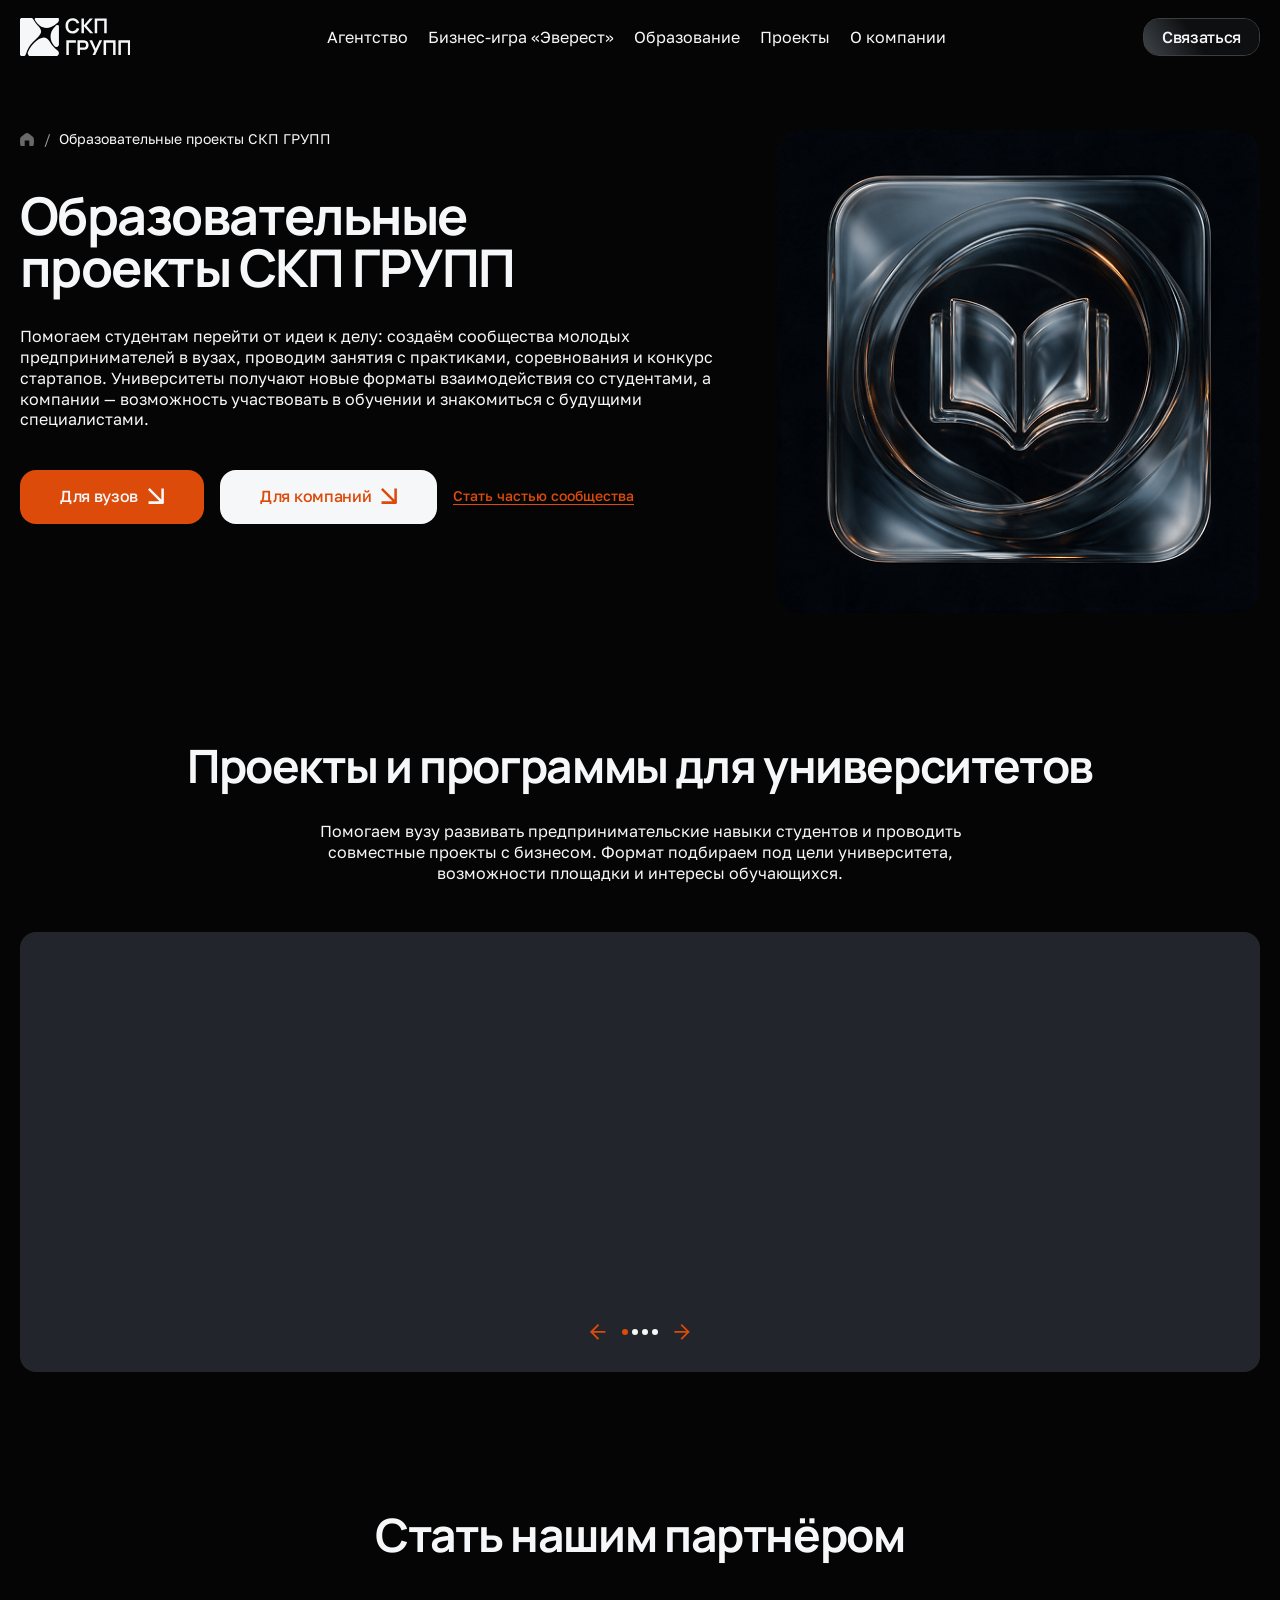
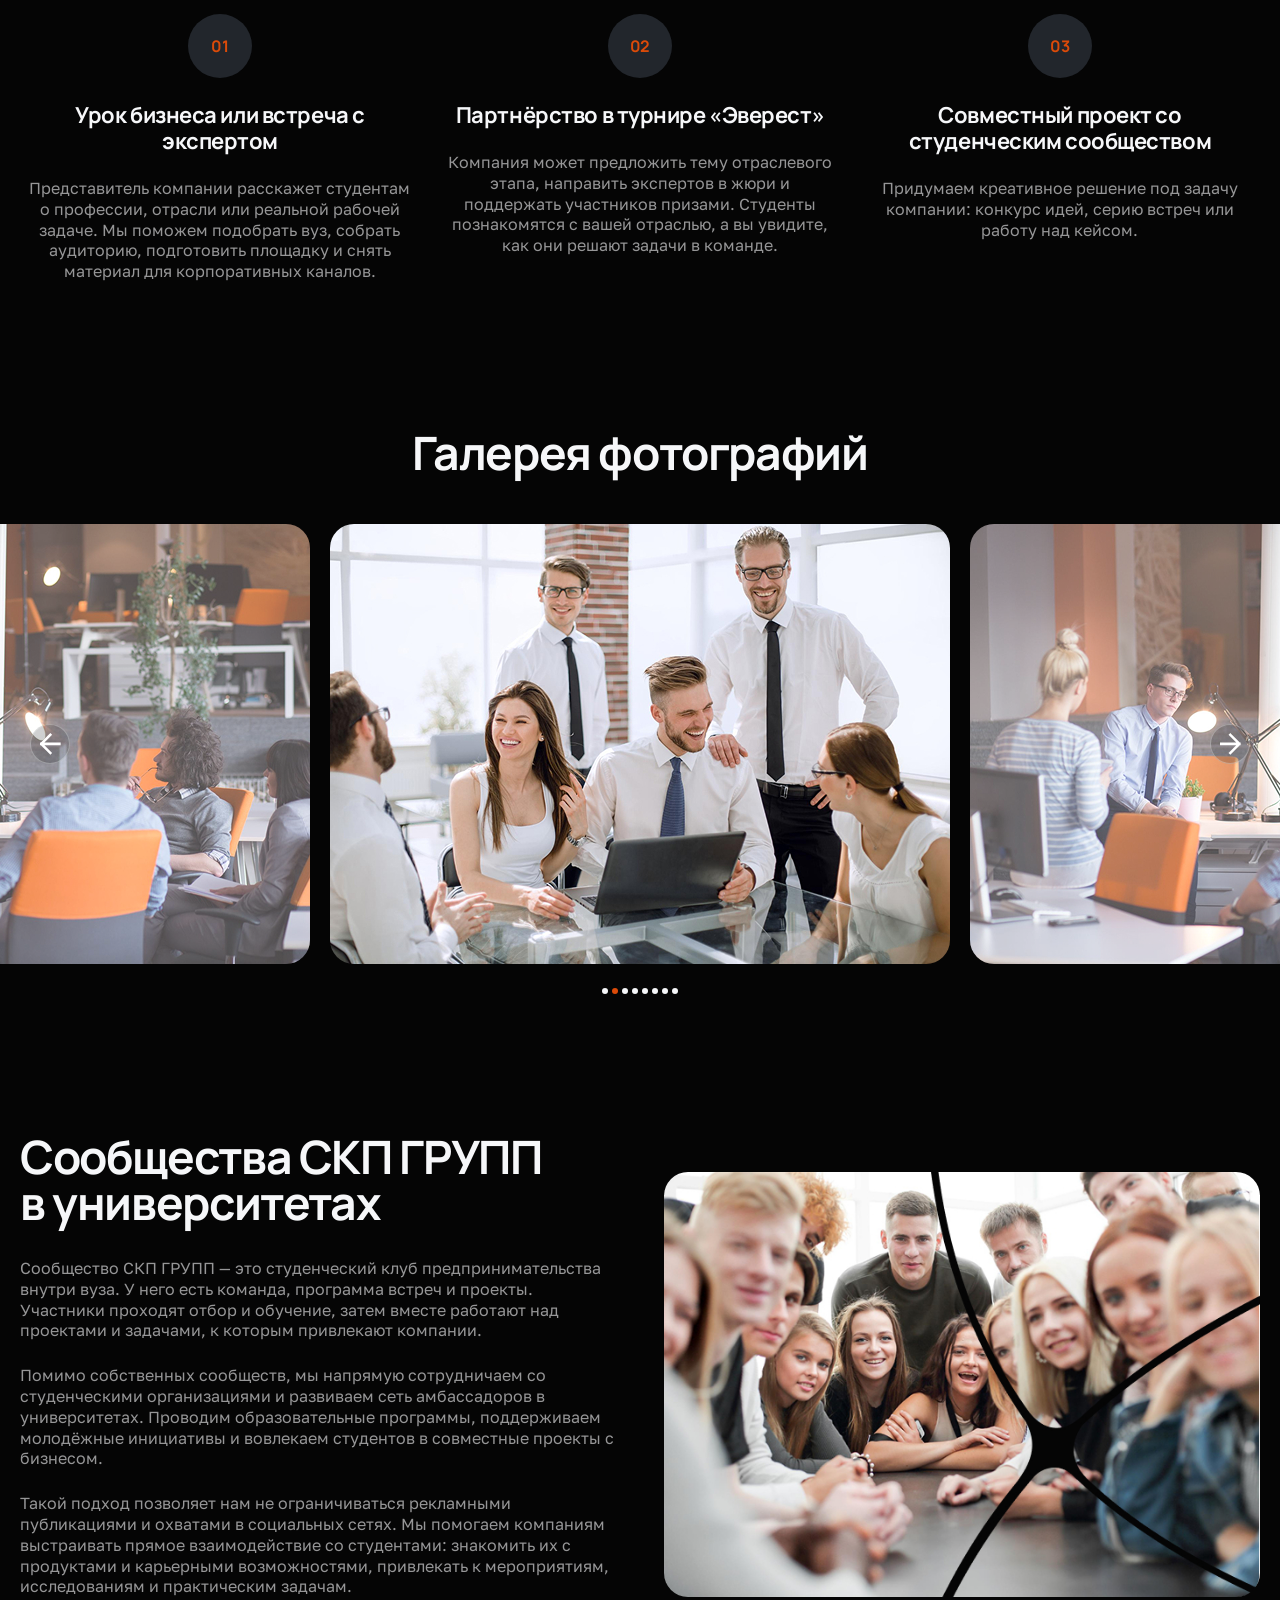
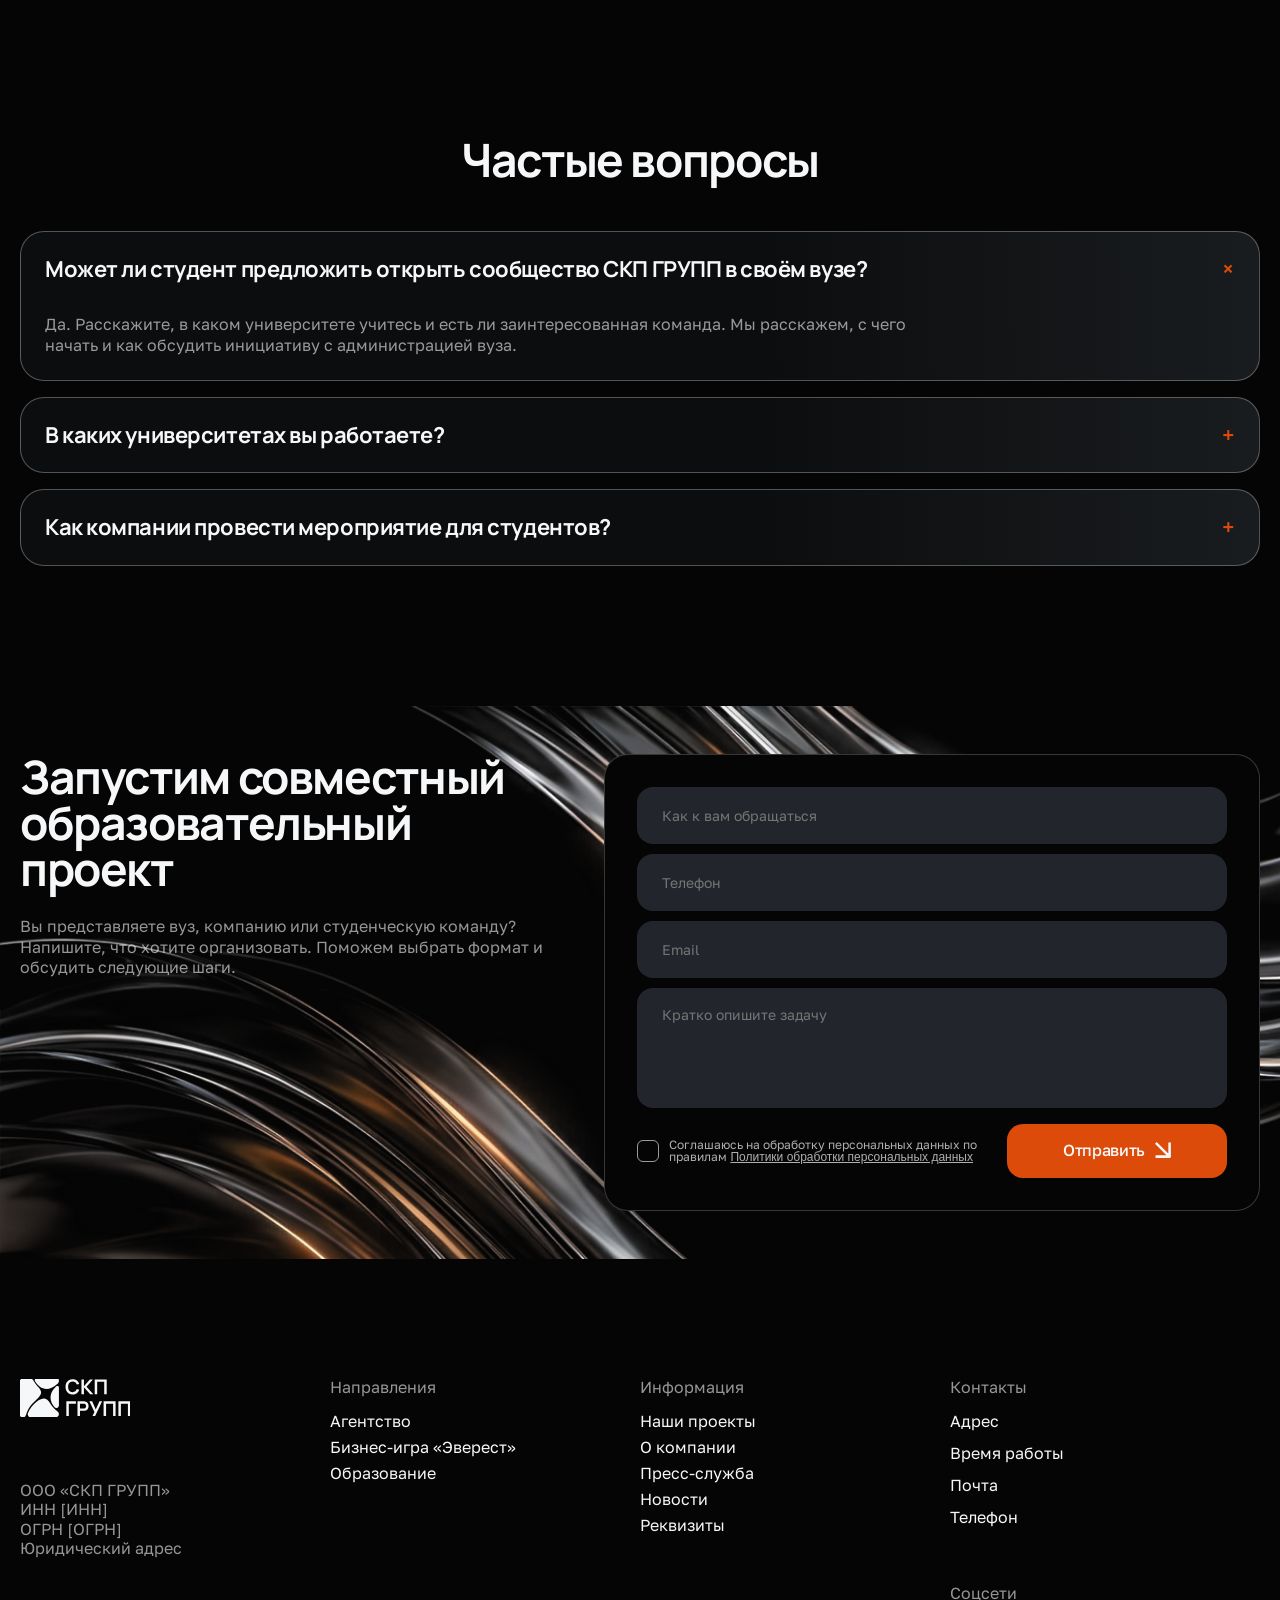
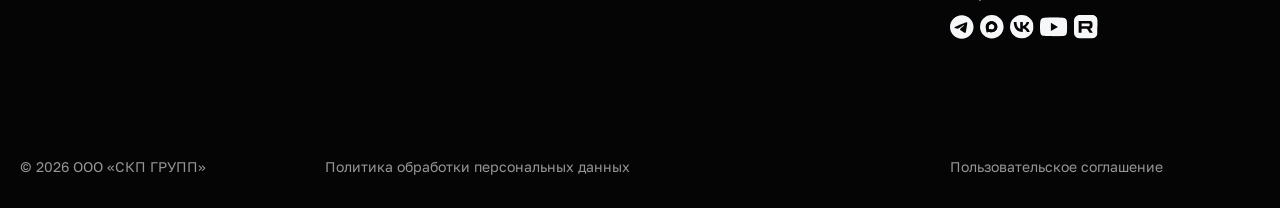
<file: education.html>
<!doctype html>
<html lang="en">
<head>
    <meta charset="UTF-8">
    <meta name="viewport"
          content="width=device-width, user-scalable=no, initial-scale=1.0, maximum-scale=1.0, minimum-scale=1.0">
    <meta http-equiv="X-UA-Compatible" content="ie=edge">
    <title>СКП ГРУПП</title>
    <link rel="stylesheet" href="./css/style.css">
</head>
<body>
<div class="wrapper">
    <header class="header">
        <div class="container">
            <div class="header-row">
                <a href="./index.html" class="header-logo">
                    <img src="./img/main/logo.svg" alt="">
                </a>
                <nav class="nav header-nav" data-nav-menu>
                    <ul class="nav-menu">
                        <li>
                            <a href="./directions.html">
                                Агентство
                            </a>
                        </li>
                        <li>
                            <a href="./services.html">
                                Бизнес-игра «Эверест»
                            </a>
                        </li>
                        <li>
                            <a href="./projects.html">
                                Образование
                            </a>
                        </li>
                        <li>
                            <a href="./laboratory.html">
                                Проекты
                            </a>
                        </li>
                        <li>
                            <a href="./prices.html">
                                О компании
                            </a>
                        </li>
                    </ul>
                </nav>
                <button class="header__button">
                    Связаться
                </button>
                <button class="header-burger" data-burger-button>
                    <span></span>
                    <span></span>
                    <span></span>
                </button>
            </div>
        </div>
    </header>
    <main class="main education-page">
        <section class="section agency education">
            <div class="container">
                <div class="agency-row">
                    <div class="agency-left">
                        <ul class="breadcrumbs">
                            <li class="breadcrumbs__item">
                                <a href="./index.html" class="breadcrumbs__link">
                                    <svg width="16" height="18" viewBox="0 0 16 18" fill="none"
                                         xmlns="http://www.w3.org/2000/svg">
                                        <path d="M9.891 2.62977C8.85665 1.79008 7.14339 1.79008 6.10904 2.62977L1.05691 6.7311C0.766759 6.96664 0.571784 7.26442 0.49655 7.58691C-0.117015 10.217 -0.162306 12.9095 0.362581 15.5514L0.548415 16.4868C0.607111 16.7822 0.930827 17 1.31123 17H4.84144C5.13218 17 5.36787 16.8147 5.36787 16.5862V10.7931H10.6322V16.5862C10.6322 16.8147 10.8679 17 11.1586 17H14.6888C15.0692 17 15.3929 16.7822 15.4516 16.4868L15.6374 15.5514C16.1623 12.9095 16.117 10.217 15.5035 7.58691C15.4282 7.26442 15.2332 6.96664 14.9431 6.7311L9.891 2.62977Z"
                                              fill="white" fill-opacity="0.4"/>
                                    </svg>
                                </a>
                            </li>
                            <li class="breadcrumbs__item">
                                <a href="#" class="breadcrumbs__link">
                                    Образовательные проекты СКП ГРУПП
                                </a>
                            </li>
                        </ul>
                        <h1 class="agency__title page-title">
                            Образовательные проекты СКП ГРУПП
                        </h1>
                        <p class="agency__text section-text">
                            Помогаем студентам перейти от идеи к делу: создаём сообщества молодых предпринимателей в вузах, проводим занятия с практиками, соревнования и конкурс стартапов. Университеты получают новые форматы взаимодействия со студентами, а компании — возможность участвовать в обучении и знакомиться с будущими специалистами.
                        </p>
                        <div class="agency-controls">
                            <a href="#consultation" class="agency-controls__button button-orange-arrow">
                                Для вузов
                            </a>
                            <a href="#consultation" class="agency-controls__button button-white-arrow">
                                Для компаний
                            </a>
                            <a href="#" class="agency-controls__link">
                                Стать частью сообщества
                            </a>
                        </div>
                    </div>
                    <div class="agency-right">
                        <img src="./img/main/education01.png" alt="">
                    </div>
                </div>
            </div>
        </section>
        <section class="section universities">
            <div class="container">
                <div class="universities-row">
                    <div class="universities-top">
                        <h2 class="universities__title section-title">
                            Проекты и программы для университетов
                        </h2>
                        <p class="universities__text section-text">
                            Помогаем вузу развивать предпринимательские навыки студентов и проводить совместные проекты с бизнесом. Формат подбираем под цели университета, возможности площадки и интересы обучающихся.
                        </p>
                    </div>
                    <div class="universities-content">
                        <div class="universities-slider slider-container">
                            <div class="swiper-wrapper">
                                <div class="universities-block swiper-slide">
                                    <div class="universities-block__icon">
                                        <img src="./img/icons/universities01.svg" alt="">
                                    </div>
                                    <h3 class="universities-block__title">
                                        Уроки бизнеса и курсы по предпринимательству
                                    </h3>
                                    <p class="universities-block__text section-text">
                                        Приглашаем предпринимателей и экспертов на практические занятия. Студенты учатся находить бизнес-идею, оценивать затраты и доходы, готовить запуск и презентовать проект. Программу и длительность обучения согласуем с вузом.
                                    </p>
                                </div>
                                <div class="universities-block swiper-slide">
                                    <div class="universities-block__icon">
                                        <img src="./img/icons/universities02.svg" alt="">
                                    </div>
                                    <h3 class="universities-block__title">
                                        Мастер-классы и тренинги
                                    </h3>
                                    <p class="universities-block__text section-text">
                                        Проводим короткие практические занятия с предпринимателями и экспертами компаний-партнёров.
                                    </p>
                                </div>
                                <div class="universities-block swiper-slide">
                                    <div class="universities-block__icon">
                                        <img src="./img/icons/universities03.svg" alt="">
                                    </div>
                                    <h3 class="universities-block__title">
                                        Соревнования и конкурсы
                                    </h3>
                                    <p class="universities-block__text section-text">
                                        Организуем бизнес-игры «Эверест», кейс-чемпионаты, конкурс стартапов и встречи команд разных вузов. Студенты решают задачи, сравнивают подходы и получают обратную связь от специалистов.
                                    </p>
                                </div>
                                <div class="universities-block swiper-slide">
                                    <div class="universities-block__icon">
                                        <img src="./img/icons/universities01.svg" alt="">
                                    </div>
                                    <h3 class="universities-block__title">
                                        Уроки бизнеса и курсы по предпринимательству
                                    </h3>
                                    <p class="universities-block__text section-text">
                                        Приглашаем предпринимателей и экспертов на практические занятия. Студенты учатся находить бизнес-идею, оценивать затраты и доходы, готовить запуск и презентовать проект. Программу и длительность обучения согласуем с вузом.
                                    </p>
                                </div>
                                <div class="universities-block swiper-slide">
                                    <div class="universities-block__icon">
                                        <img src="./img/icons/universities02.svg" alt="">
                                    </div>
                                    <h3 class="universities-block__title">
                                        Мастер-классы и тренинги
                                    </h3>
                                    <p class="universities-block__text section-text">
                                        Проводим короткие практические занятия с предпринимателями и экспертами компаний-партнёров.
                                    </p>
                                </div>
                                <div class="universities-block swiper-slide">
                                    <div class="universities-block__icon">
                                        <img src="./img/icons/universities03.svg" alt="">
                                    </div>
                                    <h3 class="universities-block__title">
                                        Соревнования и конкурсы
                                    </h3>
                                    <p class="universities-block__text section-text">
                                        Организуем бизнес-игры «Эверест», кейс-чемпионаты, конкурс стартапов и встречи команд разных вузов. Студенты решают задачи, сравнивают подходы и получают обратную связь от специалистов.
                                    </p>
                                </div>
                            </div>
                        </div>
                        <div class="universities-controls">
                            <button class="universities-controls__button universities-controls__prev">
                                <svg xmlns="http://www.w3.org/2000/svg" width="21" height="22" viewBox="0 0 21 22" fill="none">
                                    <path d="M19.3799 10.8597L1.28023 10.8597M10.3301 19.9096L1.28023 10.8597L10.3301 1.80991" stroke-width="2.55968" stroke-linecap="square" stroke-linejoin="round" stroke="#DC4B09"/>
                                </svg>
                            </button>
                            <div class="universities-controls__pagination swiper-pagination-custom"></div>
                            <button class="universities-controls__button universities-controls__next">
                                <svg xmlns="http://www.w3.org/2000/svg" width="21" height="22" viewBox="0 0 21 22" fill="none">
                                    <path d="M1.28027 10.8597H19.3799M10.3301 1.80992L19.3799 10.8597L10.3301 19.9096" stroke-width="2.55968" stroke-linecap="square" stroke-linejoin="round" stroke="#DC4B09"/>
                                </svg>
                            </button>
                        </div>
                    </div>
                </div>
            </div>
        </section>
        <section class="section become">
            <div class="container">
                <div class="become-row">
                    <h2 class="become__title section-title">
                        Стать нашим партнёром
                    </h2>
                    <div class="become-content">
                        <div class="become-block" data-aos="fade-in" data-aos-duration="1200">
                            <span class="become-block__number">
                                01
                            </span>
                            <h3 class="become-block__title">
                                Урок бизнеса или встреча с экспертом
                            </h3>
                            <p class="become-block__text section-text">
                                Представитель компании расскажет студентам о профессии, отрасли или реальной рабочей задаче. Мы поможем подобрать вуз, собрать аудиторию, подготовить площадку и снять материал для корпоративных каналов.
                            </p>
                        </div>
                        <div class="become-block" data-aos="fade-in" data-aos-duration="1200" data-aos-delay="100">
                            <span class="become-block__number">
                                02
                            </span>
                            <h3 class="become-block__title">
                                Партнёрство в турнире «Эверест»
                            </h3>
                            <p class="become-block__text section-text">
                                Компания может предложить тему отраслевого этапа, направить экспертов в жюри и поддержать участников призами. Студенты познакомятся с вашей отраслью, а вы увидите, как они решают задачи в команде.
                            </p>
                        </div>
                        <div class="become-block" data-aos="fade-in" data-aos-duration="1200" data-aos-delay="200">
                            <span class="become-block__number">
                                03
                            </span>
                            <h3 class="become-block__title">
                                Совместный проект со студенческим сообществом
                            </h3>
                            <p class="become-block__text section-text">
                                Придумаем креативное решение под задачу компании: конкурс идей, серию встреч или работу над кейсом.
                            </p>
                        </div>
                    </div>
                </div>
            </div>
        </section>
        <section class="section gallery gallery_images">
            <div class="container">
                <div class="gallery-row">
                    <h2 class="gallery__title section-title">
                        Галерея фотографий
                    </h2>
                    <div class="gallery-content">
                        <div class="gallery-slider slider-container">
                            <button class="gallery-slider__button gallery-slider__prev">
                                <svg xmlns="http://www.w3.org/2000/svg" width="21" height="22" viewBox="0 0 21 22" fill="none">
                                    <path d="M19.3799 10.8599L1.28023 10.8599M10.3301 19.9097L1.28023 10.8599L10.3301 1.81004" stroke-width="2.55968" stroke-linecap="square" stroke-linejoin="round" stroke="white"/>
                                </svg>
                            </button>
                            <button class="gallery-slider__button gallery-slider__next">
                                <svg xmlns="http://www.w3.org/2000/svg" width="21" height="22" viewBox="0 0 21 22" fill="none">
                                    <path d="M1.28027 10.8599L19.3799 10.8599M10.3301 1.81004L19.3799 10.8599L10.3301 19.9097" stroke-width="2.55968" stroke-linecap="square" stroke-linejoin="round" stroke="white"/>
                                </svg>
                            </button>
                            <div class="swiper-wrapper">
                                <a href="./img/main/gallery01.jpg" class="gallery-block swiper-slide" data-fancybox="images-gallery">
                                    <img src="./img/main/gallery01.jpg" alt="">
                                </a>
                                <a href="./img/main/passes01.jpg" class="gallery-block swiper-slide" data-fancybox="images-gallery">
                                    <img src="./img/main/passes01.jpg" alt="">
                                </a>
                                <a href="./img/main/gallery01.jpg" class="gallery-block swiper-slide" data-fancybox="images-gallery">
                                    <img src="./img/main/gallery01.jpg" alt="">
                                </a>
                                <a href="./img/main/passes01.jpg" class="gallery-block swiper-slide" data-fancybox="images-gallery">
                                    <img src="./img/main/passes01.jpg" alt="">
                                </a>
                                <a href="./img/main/gallery01.jpg" class="gallery-block swiper-slide" data-fancybox="images-gallery">
                                    <img src="./img/main/gallery01.jpg" alt="">
                                </a>
                                <a href="./img/main/passes01.jpg" class="gallery-block swiper-slide" data-fancybox="images-gallery">
                                    <img src="./img/main/passes01.jpg" alt="">
                                </a>
                                <a href="./img/main/gallery01.jpg" class="gallery-block swiper-slide" data-fancybox="images-gallery">
                                    <img src="./img/main/gallery01.jpg" alt="">
                                </a>
                                <a href="./img/main/passes01.jpg" class="gallery-block swiper-slide" data-fancybox="images-gallery">
                                    <img src="./img/main/passes01.jpg" alt="">
                                </a>
                            </div>
                        </div>
                        <div class="gallery-pagination swiper-pagination-custom"></div>
                    </div>
                </div>
            </div>
        </section>
        <section class="section communities">
            <div class="container">
                <div class="communities-row">
                    <div class="communities-left">
                        <h2 class="communities__title section-title">
                            Сообщества СКП ГРУПП <br> в университетах
                        </h2>
                        <p class="communities__text section-text">
                            Сообщество СКП ГРУПП — это студенческий клуб предпринимательства внутри вуза. У него есть команда, программа встреч и проекты. Участники проходят отбор и обучение, затем вместе работают над проектами и задачами, к которым привлекают компании.
                        </p>
                        <p class="communities__text section-text">
                            Помимо собственных сообществ, мы напрямую сотрудничаем со студенческими организациями и развиваем сеть амбассадоров в университетах. Проводим образовательные программы, поддерживаем молодёжные инициативы и вовлекаем студентов в совместные проекты с бизнесом.
                        </p>
                        <p class="communities__text section-text">
                            Такой подход позволяет нам не ограничиваться рекламными публикациями и охватами в социальных сетях. Мы помогаем компаниям выстраивать прямое взаимодействие со студентами: знакомить их с продуктами и карьерными возможностями, привлекать к мероприятиям, исследованиям и практическим задачам.
                        </p>
                    </div>
                    <div class="communities-right">
                        <img src="./img/main/communities01.jpg" alt="">
                    </div>
                </div>
            </div>
        </section>
        <section class="section faq">
            <div class="container">
                <div class="faq-row">
                    <h2 class="faq__title section-title">
                        Частые вопросы
                    </h2>
                    <div class="faq-content" data-faq>
                        <div class="faq-block">
                            <div class="faq-block__head active" data-faq-toggle>
                                <h3 class="faq-block__title">
                                    Может ли студент предложить открыть сообщество СКП ГРУПП в своём вузе?
                                </h3>
                                <span class="faq-block__plus">
                                    +
                                </span>
                            </div>
                            <div class="faq-block__panel active" data-faq-panel>
                                <div class="faq-block__text">
                                    <p class="section-text">
                                        Да. Расскажите, в каком университете учитесь и есть ли заинтересованная команда. Мы расскажем, с чего начать и как обсудить инициативу с администрацией вуза.
                                    </p>
                                </div>
                            </div>
                        </div>
                        <div class="faq-block">
                            <div class="faq-block__head" data-faq-toggle>
                                <h3 class="faq-block__title">
                                    В каких университетах вы работаете?
                                </h3>
                                <span class="faq-block__plus">
                                    +
                                </span>
                            </div>
                            <div class="faq-block__panel" data-faq-panel>
                                <div class="faq-block__text">
                                    <p class="section-text">
                                        Да. Расскажите, в каком университете учитесь и есть ли заинтересованная команда. Мы расскажем, с чего начать и как обсудить инициативу с администрацией вуза.
                                    </p>
                                </div>
                            </div>
                        </div>
                        <div class="faq-block">
                            <div class="faq-block__head" data-faq-toggle>
                                <h3 class="faq-block__title">
                                    Как компании провести мероприятие для студентов?
                                </h3>
                                <span class="faq-block__plus">
                                    +
                                </span>
                            </div>
                            <div class="faq-block__panel" data-faq-panel>
                                <div class="faq-block__text">
                                    <p class="section-text">
                                        Да. Расскажите, в каком университете учитесь и есть ли заинтересованная команда. Мы расскажем, с чего начать и как обсудить инициативу с администрацией вуза.
                                    </p>
                                </div>
                            </div>
                        </div>
                    </div>
                </div>
            </div>
        </section>
        <section class="section consultation" id="consultation">
            <div class="container">
                <div class="consultation-row">
                    <div class="consultation-left">
                        <h2 class="consultation-left__title section-title">
                            Запустим совместный образовательный проект
                        </h2>
                        <p class="consultation-left__text section-text">
                            Вы представляете вуз, компанию или студенческую команду? <br>
                            Напишите, что хотите организовать. Поможем выбрать формат и обсудить следующие шаги.
                        </p>
                    </div>
                    <div class="consultation-right">
                        <div class="consultation-form">
                            <form action="#">
                                <label class="consultation-form__input">
                                    <input type="text" placeholder="Как к вам обращаться">
                                </label>
                                <label class="consultation-form__input">
                                    <input type="number" placeholder="Телефон">
                                </label>
                                <label class="consultation-form__input">
                                    <input type="email" placeholder="Email">
                                </label>
                                <label class="consultation-form__area">
                                    <textarea placeholder="Кратко опишите задачу"></textarea>
                                </label>
                                <div class="consultation-form__bottom">
                                    <label class="consultation-form__checkbox">
                                        <input type="checkbox" required>
                                        <span class="consultation-form__checkbox-decor">
                                            <svg width="12" height="9" viewBox="0 0 12 9" fill="none"
                                                 xmlns="http://www.w3.org/2000/svg">
                                                <path d="M0.691406 4.35807L3.89974 7.56641L10.7747 0.691406"
                                                      stroke="white" stroke-width="1.95556"></path>
                                            </svg>
                                        </span>
                                        <p class="consultation-form__checkbox-text">
                                            Соглашаюсь на обработку персональных данных по правилам <a
                                                href="./privacy.html" target="_blank">Политики обработки персональных
                                            данных</a>
                                        </p>
                                    </label>
                                    <button class="consultation-form__button button-orange-arrow">
                                        Отправить
                                    </button>
                                </div>
                            </form>
                        </div>
                    </div>
                </div>
            </div>
        </section>
    </main>
    <footer class="footer">
        <div class="container">
            <div class="footer-row">
                <div class="footer-top">
                    <div class="footer-left">
                        <a href="./index.html" class="footer-left__logo">
                            <img src="./img/main/logo.svg" alt="">
                        </a>
                        <div class="footer-left__info">
                            <p>
                                ООО «СКП ГРУПП»
                            </p>
                            <p>
                                ИНН [ИНН]
                            </p>
                            <p>
                                ОГРН [ОГРН]
                            </p>
                            <p>
                                Юридический адрес
                            </p>
                        </div>
                    </div>
                    <div class="footer-menu">
                        <h3 class="footer-menu__title">
                            Направления
                        </h3>
                        <ul class="footer-menu__list">
                            <li>
                                <a href="#">
                                    Агентство
                                </a>
                            </li>
                            <li>
                                <a href="#">
                                    Бизнес-игра «Эверест»
                                </a>
                            </li>
                            <li>
                                <a href="#">
                                    Образование
                                </a>
                            </li>
                        </ul>
                    </div>
                    <div class="footer-menu">
                        <h3 class="footer-menu__title">
                            Информация
                        </h3>
                        <ul class="footer-menu__list">
                            <li>
                                <a href="#">
                                    Наши проекты
                                </a>
                            </li>
                            <li>
                                <a href="#">
                                    О компании
                                </a>
                            </li>
                            <li>
                                <a href="#">
                                    Пресс-служба
                                </a>
                            </li>
                            <li>
                                <a href="#">
                                    Новости
                                </a>
                            </li>
                            <li>
                                <a href="#">
                                    Реквизиты
                                </a>
                            </li>
                        </ul>
                    </div>
                    <div class="footer-right">
                        <div class="footer-contacts">
                            <h3 class="footer-menu__title">
                                Контакты
                            </h3>
                            <div class="footer-contacts__list">
                                <p>
                                    Адрес
                                </p>
                                <p>
                                    Время работы
                                </p>
                                <a href="mailto:">
                                    Почта
                                </a>
                                <a href="tel:">
                                    Телефон
                                </a>
                            </div>
                        </div>
                        <div class="footer-socials">
                            <h3 class="footer-menu__title">
                                Соцсети
                            </h3>
                            <div class="footer-socials__list">
                                <a href="#" class="footer-socials__link">
                                    <svg width="25" height="25" viewBox="0 0 25 25" fill="none"
                                         xmlns="http://www.w3.org/2000/svg">
                                        <g clip-path="url(#clip0_42_666)">
                                            <path d="M24.537 12.4384C24.537 19.2142 19.0442 24.707 12.2685 24.707C5.4928 24.707 0 19.2142 0 12.4384C0 5.66272 5.4928 0.169922 12.2685 0.169922C19.0442 0.169922 24.537 5.66272 24.537 12.4384ZM12.7082 9.22708C11.5149 9.72341 9.12996 10.7507 5.55344 12.3089C4.97267 12.5399 4.66843 12.7658 4.64074 12.9867C4.59393 13.3601 5.06149 13.5071 5.69819 13.7073C5.78479 13.7346 5.87453 13.7628 5.96652 13.7927C6.59293 13.9963 7.43557 14.2345 7.87361 14.244C8.27097 14.2526 8.71446 14.0888 9.20409 13.7525C12.5457 11.4968 14.2707 10.3567 14.379 10.3321C14.4554 10.3148 14.5613 10.293 14.633 10.3567C14.7048 10.4205 14.6977 10.5412 14.6901 10.5736C14.6438 10.7711 12.8084 12.4774 11.8587 13.3604C11.5626 13.6357 11.3525 13.8309 11.3096 13.8755C11.2134 13.9754 11.1154 14.0699 11.0212 14.1607C10.4392 14.7217 10.0028 15.1424 11.0454 15.8294C11.5463 16.1596 11.9472 16.4326 12.3472 16.7049C12.784 17.0024 13.2196 17.2991 13.7833 17.6686C13.9269 17.7627 14.064 17.8605 14.1976 17.9557C14.7059 18.3181 15.1626 18.6437 15.7268 18.5917C16.0546 18.5616 16.3933 18.2533 16.5652 17.3339C16.9717 15.1612 17.7706 10.4534 17.9552 8.51351C17.9714 8.34354 17.951 8.12603 17.9347 8.03054C17.9183 7.93505 17.8842 7.799 17.7601 7.69829C17.6131 7.57902 17.3862 7.55387 17.2847 7.55565C16.8232 7.56378 16.1153 7.80995 12.7082 9.22708Z"
                                                  fill-rule="evenodd" clip-rule="evenodd" fill="#F6F7F9"/>
                                        </g>
                                        <defs>
                                            <clipPath id="clip0_42_666">
                                                <rect width="25" height="25" fill="white"/>
                                            </clipPath>
                                        </defs>
                                    </svg>
                                </a>
                                <a href="#" class="footer-socials__link">
                                    <svg width="25" height="25" viewBox="0 0 25 25" fill="none"
                                         xmlns="http://www.w3.org/2000/svg">
                                        <circle cx="12.2685" cy="12.2685" r="12.2685" fill="#F6F7F9"/>
                                        <path d="M12.1358 6.48145C8.81898 6.48145 6.01953 8.96008 6.01953 12.2547C6.01953 13.6158 6.27693 14.5607 6.5074 15.4068L6.51676 15.4412C6.7122 16.1351 6.88464 16.7707 6.88464 17.5229C6.96801 18.5249 8.87933 17.9392 9.48291 17.1898C10.4371 17.8559 10.9861 18.0225 12.1674 18.0225C15.4328 18.0057 18.0677 15.4388 18.0565 12.2853C18.0565 9.08222 15.4554 6.48145 12.1358 6.48145ZM12.2162 9.32923C10.601 9.24874 9.34205 10.3285 9.06326 12.0216C8.83333 13.4233 9.24148 15.1303 9.58925 15.2191C9.75595 15.258 10.1756 14.9304 10.4371 14.6779C10.8696 14.9664 11.3732 15.1397 11.8972 15.1803C13.5709 15.258 15.001 14.0275 15.1134 12.413C15.1788 10.795 13.8902 9.42461 12.2162 9.33201V9.32923Z"
                                              fill-rule="evenodd" clip-rule="evenodd" fill="#050505"/>
                                        <path d="M6.01953 12.2547C6.01953 8.96008 8.81898 6.48145 12.1358 6.48145C15.4554 6.48145 18.0565 9.08222 18.0565 12.2853C18.0677 15.4388 15.4328 18.0057 12.1674 18.0225C10.9861 18.0225 10.4371 17.8559 9.48291 17.1898C8.87933 17.9392 6.96801 18.5249 6.88464 17.5229C6.88464 16.7707 6.7122 16.1351 6.51676 15.4412L6.5074 15.4068C6.27693 14.5607 6.01953 13.6158 6.01953 12.2547ZM12.2162 9.32923C10.601 9.24874 9.34205 10.3285 9.06326 12.0216C8.83333 13.4233 9.24148 15.1303 9.58925 15.2191C9.75595 15.258 10.1756 14.9304 10.4371 14.6779C10.8696 14.9664 11.3732 15.1397 11.8972 15.1803C13.5709 15.258 15.001 14.0275 15.1134 12.413C15.1788 10.795 13.8902 9.42461 12.2162 9.33201V9.32923Z"
                                              fill="#050505"/>
                                    </svg>
                                </a>
                                <a href="#" class="footer-socials__link">
                                    <svg width="25" height="25" viewBox="0 0 25 25" fill="none"
                                         xmlns="http://www.w3.org/2000/svg">
                                        <g clip-path="url(#clip0_42_671)">
                                            <circle cx="12.2685" cy="12.2685" r="12.2685" fill="#F6F7F9"/>
                                            <path d="M3.92578 7.36035C4.06126 13.7975 7.31279 17.6659 13.0135 17.6659H13.3367V13.9831C15.4314 14.1895 17.0154 15.7059 17.6511 17.6659H20.611C19.7981 14.7362 17.6615 13.1166 16.3275 12.4977C17.6615 11.7343 19.5374 9.87742 19.9856 7.36035H17.2967C16.7131 9.40289 14.9833 11.2598 13.3367 11.4351V7.36035H10.6477V14.4989C8.98027 14.0863 6.87513 12.085 6.78133 7.36035H3.92578Z"
                                                  fill="#050505"/>
                                        </g>
                                        <defs>
                                            <clipPath id="clip0_42_671">
                                                <rect width="24.537" height="24.537" fill="white"/>
                                            </clipPath>
                                        </defs>
                                    </svg>
                                </a>
                                <a href="#" class="footer-socials__link footer-socials__link_yt">
                                    <svg width="29" height="20" viewBox="0 0 29 20" fill="none"
                                         xmlns="http://www.w3.org/2000/svg">
                                        <g clip-path="url(#clip0_42_674)">
                                            <path d="M25.1034 0.585003C26.3169 0.911019 27.2769 1.87097 27.6029 3.08447C28.2006 5.29416 28.2187 9.87652 28.2187 9.87652C28.2187 9.87652 28.2187 14.477 27.621 16.6686C27.295 17.8821 26.335 18.842 25.1215 19.1681C22.93 19.7657 14.1093 19.7657 14.1093 19.7657C14.1093 19.7657 5.28874 19.7657 3.09717 19.1681C1.88366 18.842 0.92372 17.8821 0.597701 16.6686C0 14.4589 0 9.87652 0 9.87652C0 9.87652 0 5.29416 0.579588 3.10259C0.905606 1.88908 1.86555 0.929137 3.07906 0.603121C5.27063 0.00541239 14.0912 -0.0126953 14.0912 -0.0126953C14.0912 -0.0126953 22.9118 -0.0126953 25.1034 0.585003ZM18.6012 9.87653L11.2839 14.1148V5.63829L18.6012 9.87653Z"
                                                  fill-rule="evenodd" clip-rule="evenodd" fill="#F6F7F9"/>
                                        </g>
                                        <defs>
                                            <clipPath id="clip0_42_674">
                                                <rect width="28.2187" height="19.7531" fill="white"/>
                                            </clipPath>
                                        </defs>
                                    </svg>
                                </a>
                                <a href="#" class="footer-socials__link">
                                    <svg width="24" height="24" viewBox="0 0 24 24" fill="none"
                                         xmlns="http://www.w3.org/2000/svg">
                                        <g clip-path="url(#clip0_42_676)">
                                            <path d="M5.71899 23.5156H17.7942C20.9524 23.5156 23.5132 20.9547 23.5132 17.7966V5.71899C23.5156 2.5679 20.9641 0.00940623 17.813 0H5.70253C2.55144 0.00940623 0 2.5679 0 5.71899V17.7942C0 20.9547 2.56085 23.5156 5.71899 23.5156Z"
                                                  fill="#F6F7F9"/>
                                            <path d="M17.8131 0H11.7578C11.7578 6.49265 17.023 11.7578 23.5156 11.7578V5.71899C23.5156 2.5679 20.9642 0.00940623 17.8131 0Z"
                                                  fill="#F6F7F9"/>
                                            <path d="M14.5258 11.2216H7.57931V8.47267H14.5258C14.9326 8.47267 15.2148 8.54322 15.3559 8.66785C15.497 8.79249 15.5864 9.02059 15.5864 9.35451V10.3422C15.5864 10.6949 15.4994 10.923 15.3559 11.0476C15.2148 11.1699 14.9326 11.2216 14.5258 11.2216ZM15.0032 5.87891H4.63281V17.6367H7.57931V13.8107H13.0091L15.584 17.6367H18.8833L16.0426 13.7942C17.089 13.639 17.5593 13.3169 17.9473 12.7901C18.3353 12.261 18.5305 11.4145 18.5305 10.2881V9.40624C18.5305 8.73605 18.46 8.20695 18.3353 7.80248C18.2107 7.39801 18.0014 7.04528 17.7004 6.72782C17.383 6.42682 17.0302 6.21753 16.6069 6.07644C16.1837 5.94945 15.6546 5.87891 15.0032 5.87891Z"
                                                  fill="#050505"/>
                                        </g>
                                        <defs>
                                            <clipPath id="clip0_42_676">
                                                <rect width="23.5156" height="23.5156" fill="white"/>
                                            </clipPath>
                                        </defs>
                                    </svg>
                                </a>
                            </div>
                        </div>
                    </div>
                </div>
                <div class="footer-bottom">
                    <p class="footer-bottom__copyright">
                        © 2026 ООО «СКП ГРУПП»
                    </p>
                    <a href="./privacy.html" target="_blank" class="footer-bottom__privacy">
                        Политика обработки персональных данных
                    </a>
                    <a href="./privacy.html" target="_blank" class="footer-bottom__agreement">
                        Пользовательское соглашение
                    </a>
                </div>
            </div>
        </div>
    </footer>
    <div class="modal-bg review-modal" data-modal="review-modal">
        <div class="review-content">
            <button class="reviews-modal__close modal-close" data-modal-close="review-modal">
                <svg xmlns="http://www.w3.org/2000/svg" width="16" height="16" viewBox="0 0 16 16" fill="none">
                    <path d="M9.4 8L15.7 1.7C16.1 1.3 16.1 0.7 15.7 0.3C15.3 -0.1 14.7 -0.1 14.3 0.3L8 6.6L1.7 0.3C1.3 -0.1 0.7 -0.1 0.3 0.3C-0.0999998 0.7 -0.0999998 1.3 0.3 1.7L6.6 8L0.3 14.3C0.1 14.5 0 14.7 0 15C0 15.6 0.4 16 1 16C1.3 16 1.5 15.9 1.7 15.7L8 9.4L14.3 15.7C14.5 15.9 14.7 16 15 16C15.3 16 15.5 15.9 15.7 15.7C16.1 15.3 16.1 14.7 15.7 14.3L9.4 8Z" fill="#DC4B09"/>
                </svg>
            </button>
            <div class="reviews-block">
                <div class="reviews-block__head">
                    <div class="reviews-block__avatar" data-reviews-avatar-modal>
                        <img src="./img/main/reviews01.jpg" alt="">
                    </div>
                    <div class="reviews-block__author">
                        <p class="reviews-block__name" data-reviews-name-modal>
                            Иванова Анна
                        </p>
                        <p class="reviews-block__role" data-reviews-role-modal>
                            Участник
                        </p>
                    </div>
                </div>
                <div class="reviews-block__content">
                    <p class="reviews-block__text section-text" data-reviews-text-modal>
                        Корпоративная бизнес-игра с собственной механикой и сценарием, который адаптируется под конкретный запрос. Проводим её для сотрудников компаний и для студентов. Корпоративная бизнес-игра с собственной механикой и сценарием, который адаптируется под конкретный запрос. Проводим её для сотрудников компаний и для студентов. Корпоративная бизнес-игра с собственной механикой и сценарием, который адаптируется под конкретный запрос. Проводим её для сотрудников компаний и для студентов. Корпоративная бизнес-игра с собственной механикой и сценарием, который адаптируется под конкретный запрос. Проводим её для сотрудников компаний и для студентов.
                    </p>
                </div>
            </div>
        </div>
    </div>
</div>
</body>
<script src="./js/aos.js"></script>
<script src="./js/fancybox.umd.js"></script>
<script src="./js/swiper-bundle.min.js"></script>
<script src="./js/app.js"></script>
</html>
</file>
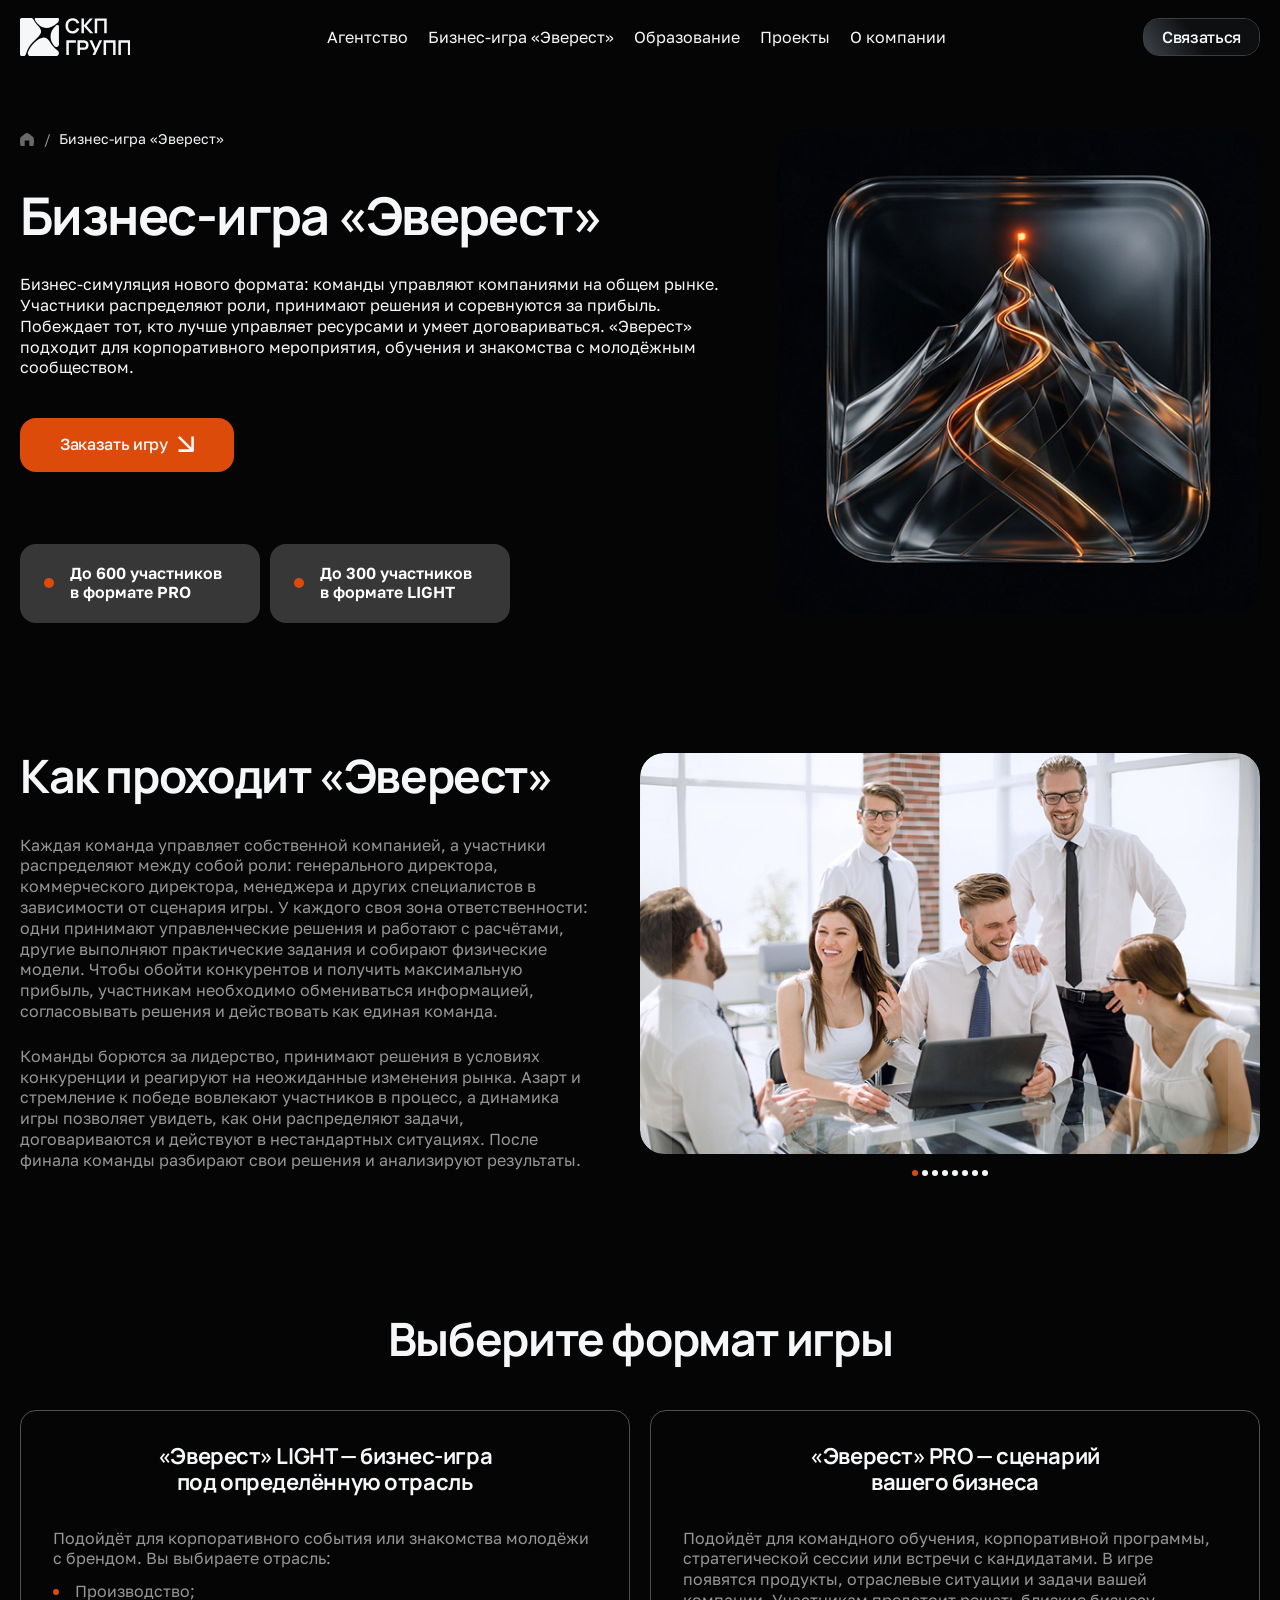
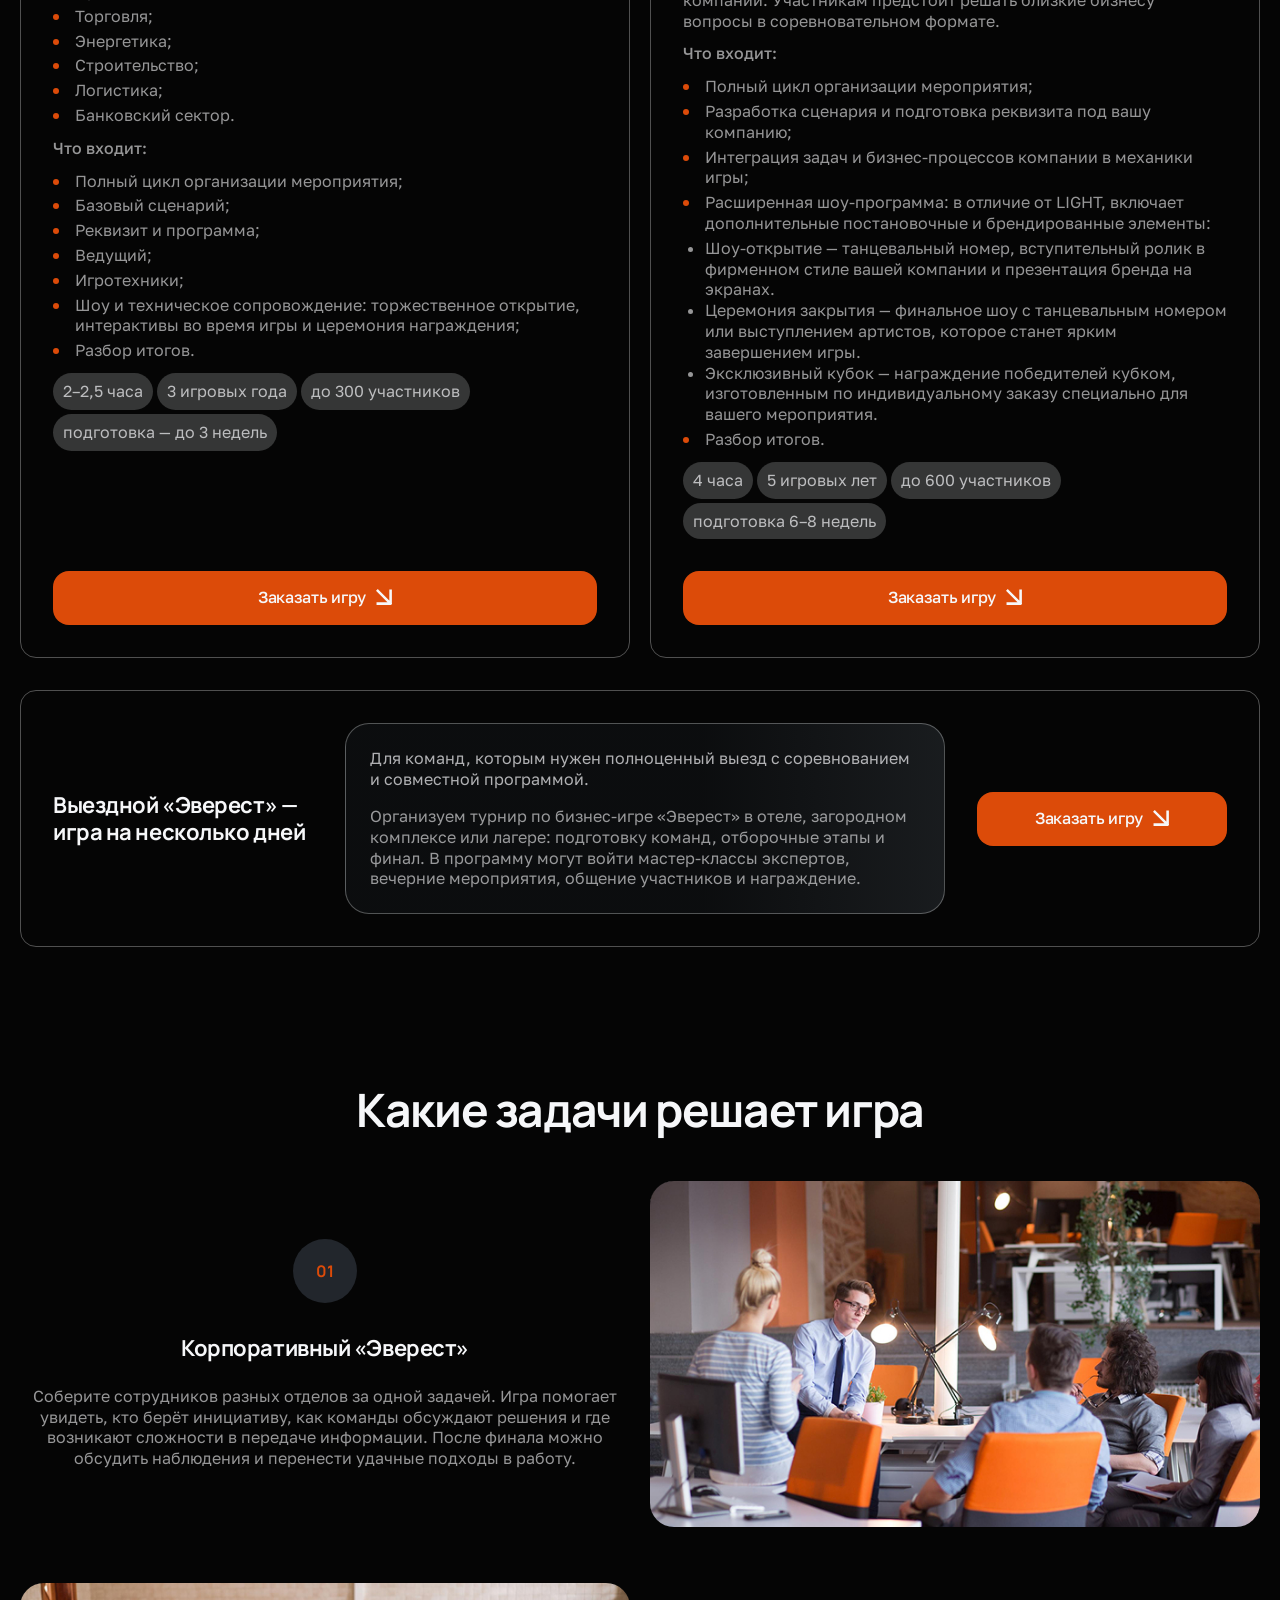
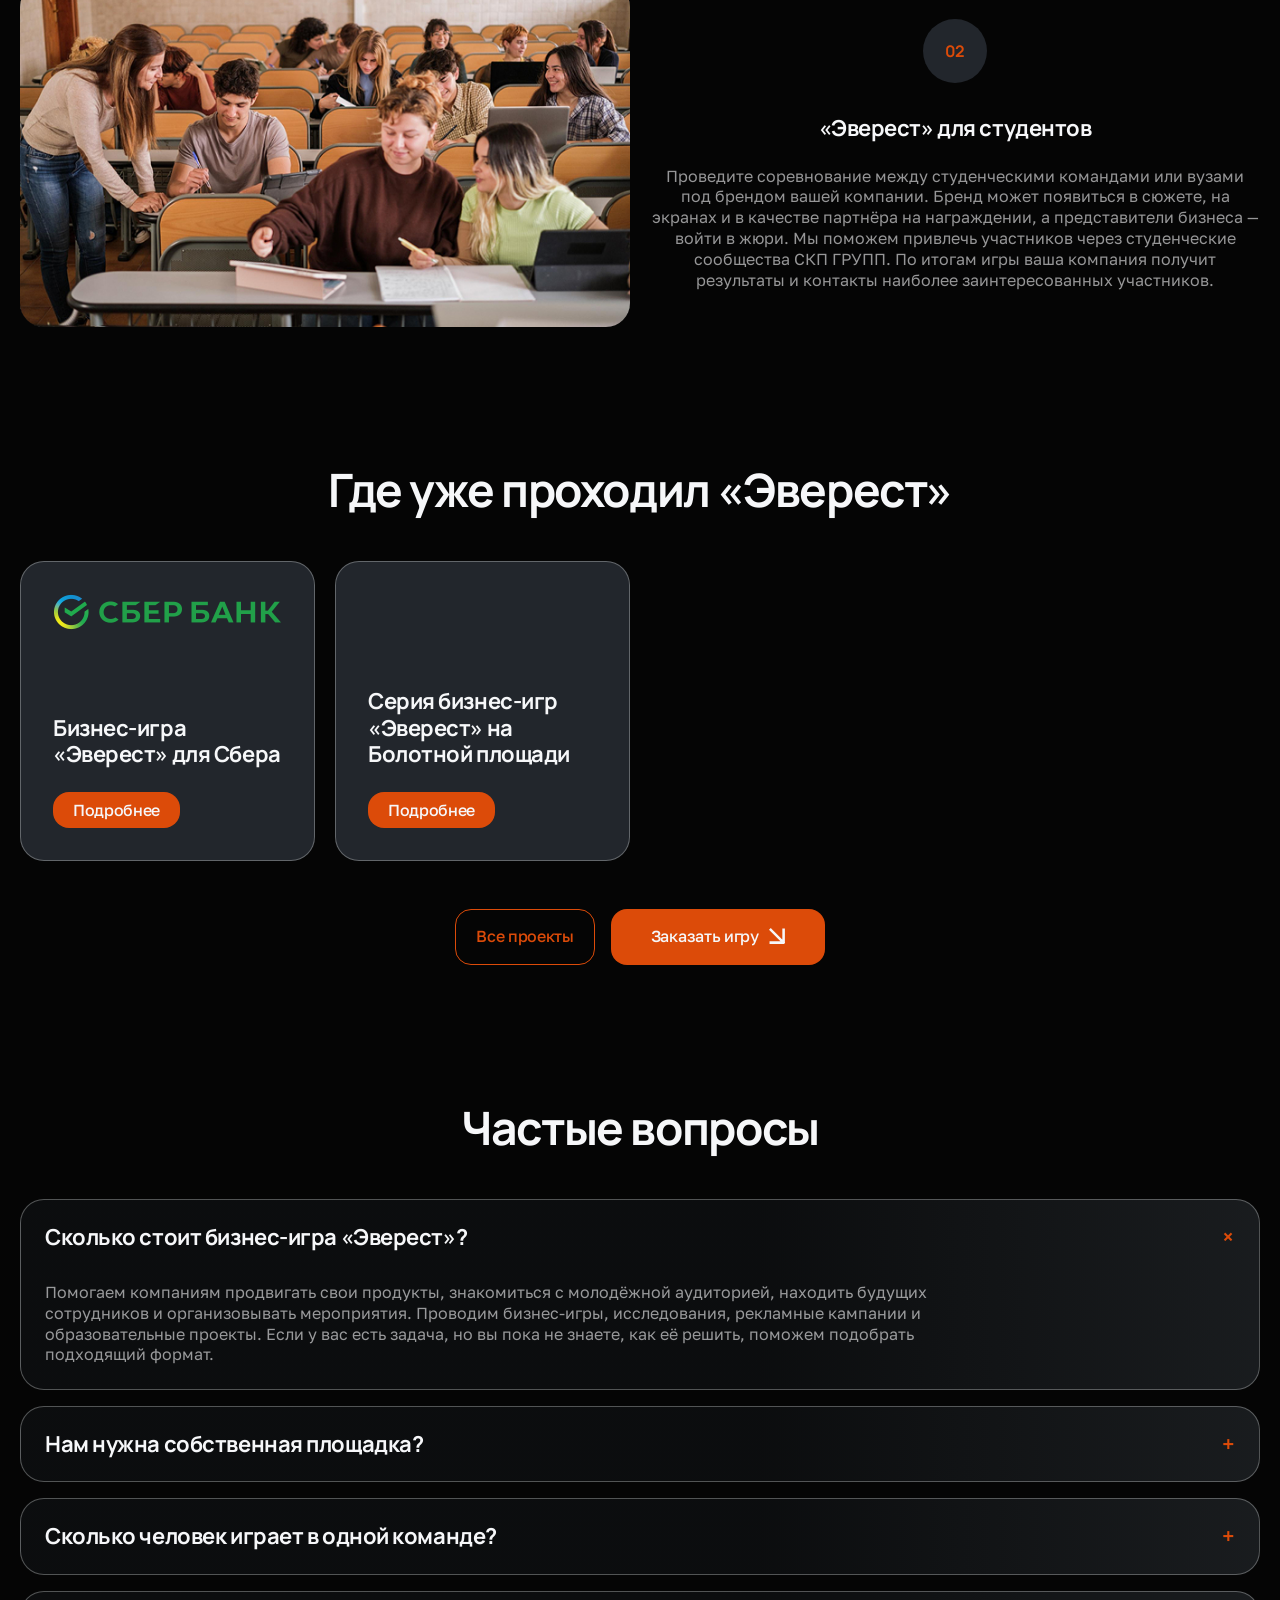
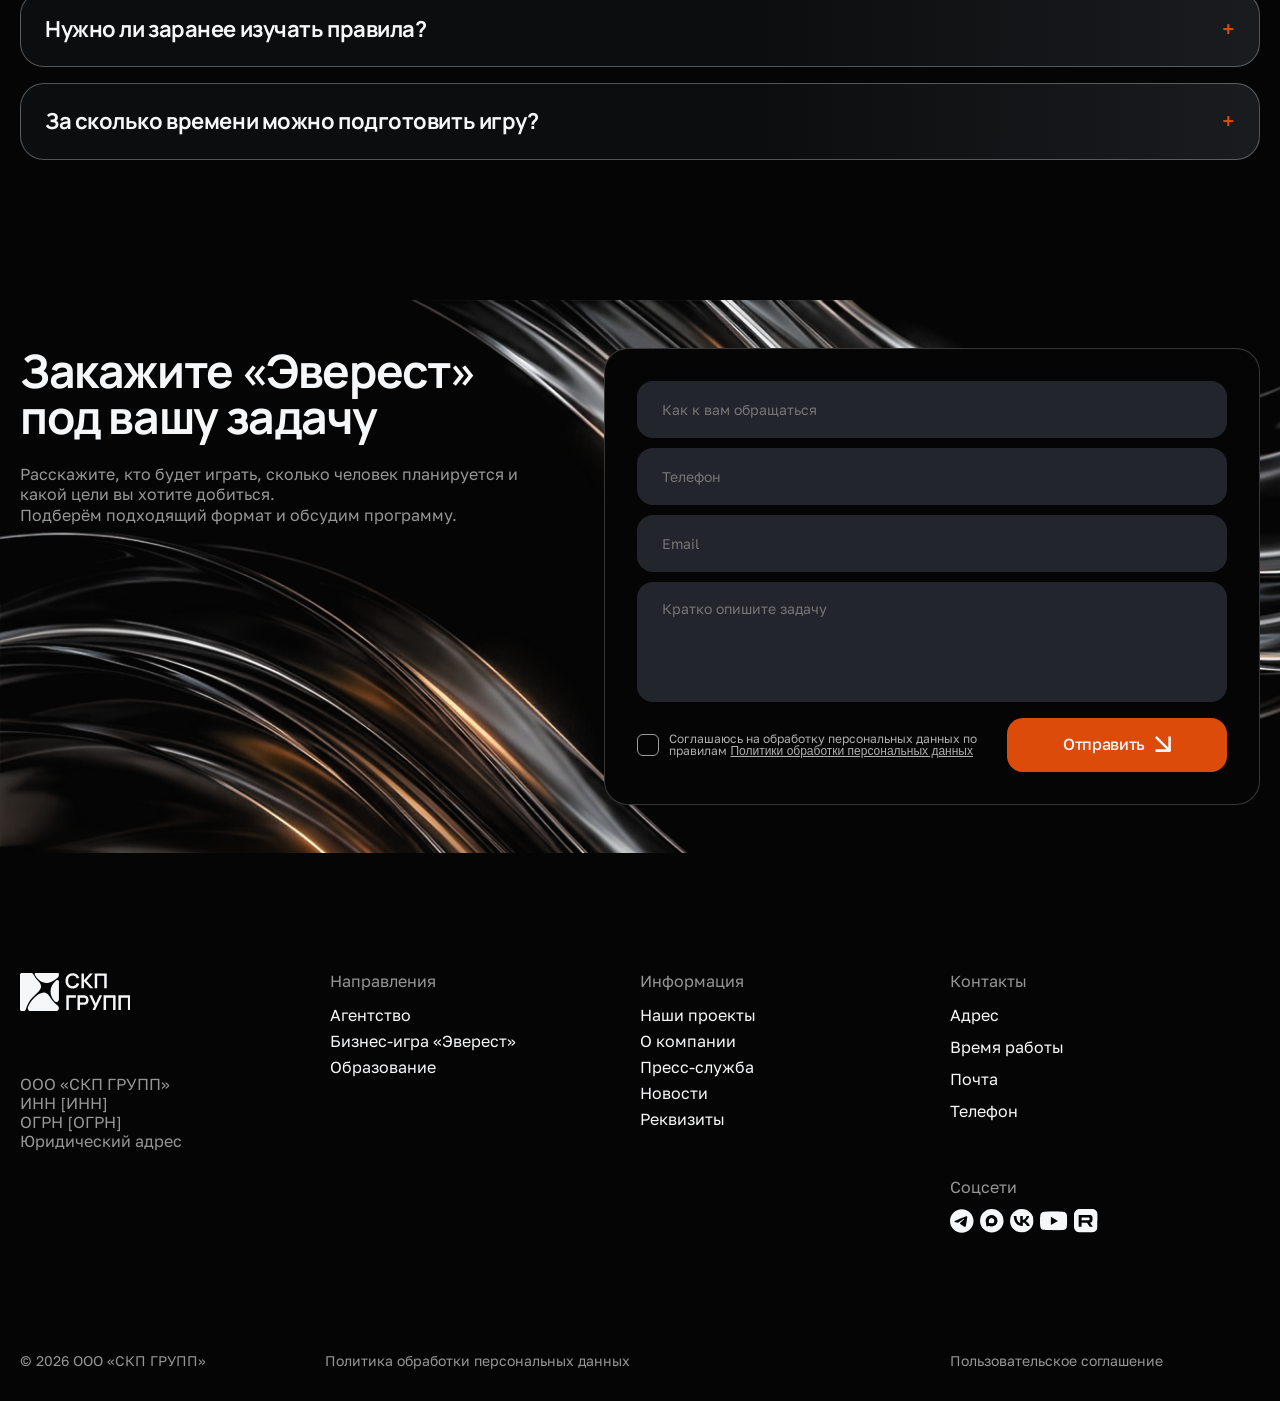
<file: everest.html>
<!doctype html>
<html lang="en">
<head>
    <meta charset="UTF-8">
    <meta name="viewport"
          content="width=device-width, user-scalable=no, initial-scale=1.0, maximum-scale=1.0, minimum-scale=1.0">
    <meta http-equiv="X-UA-Compatible" content="ie=edge">
    <title>СКП ГРУПП</title>
    <link rel="stylesheet" href="./css/style.css">
</head>
<body>
<div class="wrapper">
    <header class="header">
        <div class="container">
            <div class="header-row">
                <a href="./index.html" class="header-logo">
                    <img src="./img/main/logo.svg" alt="">
                </a>
                <nav class="nav header-nav" data-nav-menu>
                    <ul class="nav-menu">
                        <li>
                            <a href="./directions.html">
                                Агентство
                            </a>
                        </li>
                        <li>
                            <a href="./services.html">
                                Бизнес-игра «Эверест»
                            </a>
                        </li>
                        <li>
                            <a href="./projects.html">
                                Образование
                            </a>
                        </li>
                        <li>
                            <a href="./laboratory.html">
                                Проекты
                            </a>
                        </li>
                        <li>
                            <a href="./prices.html">
                                О компании
                            </a>
                        </li>
                    </ul>
                </nav>
                <button class="header__button">
                    Связаться
                </button>
                <button class="header-burger" data-burger-button>
                    <span></span>
                    <span></span>
                    <span></span>
                </button>
            </div>
        </div>
    </header>
    <main class="main everest-page">
        <section class="section agency everest">
            <div class="container">
                <div class="agency-row">
                    <div class="agency-left">
                        <ul class="breadcrumbs">
                            <li class="breadcrumbs__item">
                                <a href="./index.html" class="breadcrumbs__link">
                                    <svg width="16" height="18" viewBox="0 0 16 18" fill="none" xmlns="http://www.w3.org/2000/svg">
                                        <path d="M9.891 2.62977C8.85665 1.79008 7.14339 1.79008 6.10904 2.62977L1.05691 6.7311C0.766759 6.96664 0.571784 7.26442 0.49655 7.58691C-0.117015 10.217 -0.162306 12.9095 0.362581 15.5514L0.548415 16.4868C0.607111 16.7822 0.930827 17 1.31123 17H4.84144C5.13218 17 5.36787 16.8147 5.36787 16.5862V10.7931H10.6322V16.5862C10.6322 16.8147 10.8679 17 11.1586 17H14.6888C15.0692 17 15.3929 16.7822 15.4516 16.4868L15.6374 15.5514C16.1623 12.9095 16.117 10.217 15.5035 7.58691C15.4282 7.26442 15.2332 6.96664 14.9431 6.7311L9.891 2.62977Z" fill="white" fill-opacity="0.4"/>
                                    </svg>
                                </a>
                            </li>
                            <li class="breadcrumbs__item">
                                <a href="#" class="breadcrumbs__link">
                                    Бизнес-игра «Эверест»
                                </a>
                            </li>
                        </ul>
                        <h1 class="agency__title page-title">
                            Бизнес-игра «Эверест»
                        </h1>
                        <p class="agency__text section-text">
                            Бизнес-симуляция нового формата: команды управляют компаниями на общем рынке. Участники распределяют роли, принимают решения и соревнуются за прибыль. Побеждает тот, кто лучше управляет ресурсами и умеет договариваться. «Эверест» подходит для корпоративного мероприятия, обучения и знакомства с молодёжным сообществом.
                        </p>
                        <div class="agency-controls">
                            <a href="#consultation" class="agency-controls__button button-orange-arrow">
                                Заказать игру
                            </a>
                        </div>
                        <div class="agency-info">
                            <div class="agency-info__block">
                                <p class="agency-info__block-text">
                                    До 600 участников <br> в формате PRO
                                </p>
                            </div>
                            <div class="agency-info__block">
                                <p class="agency-info__block-text">
                                    До 300 участников <br> в формате LIGHT
                                </p>
                            </div>
                        </div>
                    </div>
                    <div class="agency-right">
                        <img src="./img/main/everest01.png" alt="">
                    </div>
                </div>
            </div>
        </section>
        <section class="section passes">
            <div class="container">
                <div class="passes-row">
                    <div class="passes-left">
                        <h2 class="passes-left__title section-title">
                            Как проходит «Эверест»
                        </h2>
                        <p class="passes-left__text section-text">
                            Каждая команда управляет собственной компанией, а участники распределяют между собой роли: генерального директора, коммерческого директора, менеджера и других специалистов в зависимости от сценария игры. У каждого своя зона ответственности: одни принимают управленческие решения и работают с расчётами, другие выполняют практические задания и собирают физические модели. Чтобы обойти конкурентов и получить максимальную прибыль, участникам необходимо обмениваться информацией, согласовывать решения и действовать как единая команда.
                        </p>
                        <p class="passes-left__text section-text">
                            Команды борются за лидерство, принимают решения в условиях конкуренции и реагируют на неожиданные изменения рынка. Азарт и стремление к победе вовлекают участников в процесс, а динамика игры позволяет увидеть, как они распределяют задачи, договариваются и действуют в нестандартных ситуациях. После финала команды разбирают свои решения и анализируют результаты.
                        </p>
                    </div>
                    <div class="passes-right">
                        <div class="passes-slider slider-container">
                            <button class="passes-slider__prev"></button>
                            <button class="passes-slider__next"></button>
                            <div class="swiper-wrapper">
                                <a href="./img/main/passes01.jpg" class="passes-slider__block swiper-slide" data-fancybox="passes-gallery">
                                    <img src="./img/main/passes01.jpg" alt="">
                                </a>
                                <a href="./img/main/passes01.jpg" class="passes-slider__block swiper-slide" data-fancybox="passes-gallery">
                                    <img src="./img/main/passes01.jpg" alt="">
                                </a>
                                <a href="./img/main/passes01.jpg" class="passes-slider__block swiper-slide" data-fancybox="passes-gallery">
                                    <img src="./img/main/passes01.jpg" alt="">
                                </a>
                                <a href="./img/main/passes01.jpg" class="passes-slider__block swiper-slide" data-fancybox="passes-gallery">
                                    <img src="./img/main/passes01.jpg" alt="">
                                </a>
                                <a href="./img/main/passes01.jpg" class="passes-slider__block swiper-slide" data-fancybox="passes-gallery">
                                    <img src="./img/main/passes01.jpg" alt="">
                                </a>
                                <a href="./img/main/passes01.jpg" class="passes-slider__block swiper-slide" data-fancybox="passes-gallery">
                                    <img src="./img/main/passes01.jpg" alt="">
                                </a>
                                <a href="./img/main/passes01.jpg" class="passes-slider__block swiper-slide" data-fancybox="passes-gallery">
                                    <img src="./img/main/passes01.jpg" alt="">
                                </a>
                                <a href="./img/main/passes01.jpg" class="passes-slider__block swiper-slide" data-fancybox="passes-gallery">
                                    <img src="./img/main/passes01.jpg" alt="">
                                </a>
                            </div>
                        </div>
                        <div class="passes-pagination swiper-pagination-custom"></div>
                    </div>
                </div>
            </div>
        </section>
        <section class="section format">
            <div class="container">
                <div class="format-row">
                    <h2 class="format__title section-title">
                        Выберите формат игры
                    </h2>
                    <div class="format-body">
                        <div class="format-main">
                            <div class="format-block">
                                <h3 class="format-block__title">
                                    «Эверест» LIGHT — бизнес-игра под определённую отрасль
                                </h3>
                                <div class="format-block__content">
                                    <p class="format-block__text section-text">
                                        Подойдёт для корпоративного события или знакомства молодёжи с брендом. Вы выбираете отрасль:
                                    </p>
                                    <ul class="format-block__list">
                                        <li>
                                            Производство;
                                        </li>
                                        <li>
                                            Торговля;
                                        </li>
                                        <li>
                                            Энергетика;
                                        </li>
                                        <li>
                                            Строительство;
                                        </li>
                                        <li>
                                            Логистика;
                                        </li>
                                        <li>
                                            Банковский сектор.
                                        </li>
                                    </ul>
                                    <p class="format-block__subtitle section-text">
                                        Что входит:
                                    </p>
                                    <ul class="format-block__list">
                                        <li>
                                            Полный цикл организации мероприятия;
                                        </li>
                                        <li>
                                            Базовый сценарий;
                                        </li>
                                        <li>
                                            Реквизит и программа;
                                        </li>
                                        <li>
                                            Ведущий;
                                        </li>
                                        <li>
                                            Игротехники;
                                        </li>
                                        <li>
                                            Шоу и техническое сопровождение: торжественное открытие, интерактивы во время игры и церемония награждения;
                                        </li>
                                        <li>
                                            Разбор итогов.
                                        </li>
                                    </ul>
                                    <ul class="format-block__keywords">
                                        <li>
                                            2–2,5 часа
                                        </li>
                                        <li>
                                            3 игровых года
                                        </li>
                                        <li>
                                            до 300 участников
                                        </li>
                                        <li>
                                            подготовка — до 3 недель
                                        </li>
                                    </ul>
                                </div>
                                <a href="#consultation" class="format-block__button button-orange-arrow">
                                    Заказать игру
                                </a>
                            </div>
                            <div class="format-block">
                                <h3 class="format-block__title">
                                    «Эверест» PRO — сценарий вашего бизнеса
                                </h3>
                                <div class="format-block__content">
                                    <p class="format-block__text section-text">
                                        Подойдёт для командного обучения, корпоративной программы, стратегической сессии или встречи с кандидатами. В игре появятся продукты, отраслевые ситуации и задачи вашей компании. Участникам предстоит решать близкие бизнесу вопросы в соревновательном формате.
                                    </p>
                                    <p class="format-block__subtitle section-text">
                                        Что входит:
                                    </p>
                                    <ul class="format-block__list">
                                        <li>
                                            Полный цикл организации мероприятия;
                                        </li>
                                        <li>
                                            Разработка сценария и подготовка реквизита под вашу компанию;
                                        </li>
                                        <li>
                                            Интеграция задач и бизнес-процессов компании в механики игры;
                                        </li>
                                        <li>
                                            Расширенная шоу-программа: в отличие от LIGHT, включает дополнительные постановочные и брендированные элементы:
                                            <ul>
                                                <li>
                                                    Шоу-открытие — танцевальный номер, вступительный ролик в фирменном стиле вашей компании и презентация бренда на экранах.
                                                </li>
                                                <li>
                                                    Церемония закрытия — финальное шоу с танцевальным номером или выступлением артистов, которое станет ярким завершением игры.
                                                </li>
                                                <li>
                                                    Эксклюзивный кубок — награждение победителей кубком, изготовленным по индивидуальному заказу специально для вашего мероприятия.
                                                </li>
                                            </ul>
                                        </li>
                                        <li>
                                            Разбор итогов.
                                        </li>
                                    </ul>
                                    <ul class="format-block__keywords">
                                        <li>
                                            4 часа
                                        </li>
                                        <li>
                                            5 игровых лет
                                        </li>
                                        <li>
                                            до 600 участников
                                        </li>
                                        <li>
                                            подготовка 6–8 недель
                                        </li>
                                    </ul>
                                </div>
                                <a href="#consultation" class="format-block__button button-orange-arrow">
                                    Заказать игру
                                </a>
                            </div>
                        </div>
                        <div class="format-bottom">
                            <h3 class="format-bottom__title">
                                Выездной «Эверест» — игра на несколько дней
                            </h3>
                            <div class="format-team">
                                <h4 class="format-team__title">
                                    Для команд, которым нужен полноценный выезд с соревнованием и совместной программой.
                                </h4>
                                <p class="format-team__text section-text">
                                    Организуем турнир по бизнес-игре «Эверест» в отеле, загородном комплексе или лагере: подготовку команд, отборочные этапы и финал. В программу могут войти мастер-классы экспертов, вечерние мероприятия, общение участников и награждение.
                                </p>
                            </div>
                            <a href="#consultation" class="format-bottom__button button-orange-arrow">
                                Заказать игру
                            </a>
                        </div>
                    </div>
                </div>
            </div>
        </section>
        <section class="section tasks">
            <div class="container">
                <div class="tasks-row">
                    <h2 class="tasks__title section-title">
                        Какие задачи решает игра
                    </h2>
                    <div class="tasks-content">
                        <div class="tasks-block">
                            <div class="tasks-block__content">
                                <span class="tasks-block__number">
                                    01
                                </span>
                                <h3 class="tasks-block__title">
                                    Корпоративный «Эверест»
                                </h3>
                                <p class="tasks-block__text section-text">
                                    Соберите сотрудников разных отделов за одной задачей. Игра помогает увидеть, кто берёт инициативу, как команды обсуждают решения и где возникают сложности в передаче информации. После финала можно обсудить наблюдения и перенести удачные подходы в работу.
                                </p>
                            </div>
                            <div class="tasks-block__img">
                                <img src="./img/main/tasks01.jpg" alt="">
                            </div>
                        </div>
                        <div class="tasks-block">
                            <div class="tasks-block__content">
                                <span class="tasks-block__number">
                                    02
                                </span>
                                <h3 class="tasks-block__title">
                                    «Эверест» для студентов
                                </h3>
                                <p class="tasks-block__text section-text">
                                    Проведите соревнование между студенческими командами или вузами под брендом вашей компании. Бренд может появиться в сюжете, на экранах и в качестве партнёра на награждении, а представители бизнеса — войти в жюри. Мы поможем привлечь участников через студенческие сообщества СКП ГРУПП. По итогам игры ваша компания получит результаты и контакты наиболее заинтересованных участников.
                                </p>
                            </div>
                            <div class="tasks-block__img">
                                <img src="./img/main/tasks02.jpg" alt="">
                            </div>
                        </div>
                    </div>
                </div>
            </div>
        </section>
        <section class="section h-projects">
            <div class="container">
                <div class="h-projects-row">
                    <h2 class="h-projects__title section-title">
                        Где уже проходил «Эверест»
                    </h2>
                    <div class="projects-content">
                        <a href="./project.html" class="projects-block" data-aos="fade-in" data-aos-duration="1200">
                            <div class="projects-block__logo">
                                <img src="./img/main/projects01.png" alt="">
                            </div>
                            <div class="projects-block__content">
                                <h3 class="projects-block__title">
                                    Бизнес-игра «Эверест» для Сбера
                                </h3>
                                <span class="projects-block__link">
                                    Подробнее
                                </span>
                            </div>
                        </a>
                        <a href="./project.html" class="projects-block" data-aos="fade-in" data-aos-duration="1200" data-aos-delay="200">
                            <div class="projects-block__content">
                                <h3 class="projects-block__title">
                                    Серия бизнес-игр «Эверест» на Болотной площади
                                </h3>
                                <span class="projects-block__link">
                                    Подробнее
                                </span>
                            </div>
                        </a>
                    </div>
                    <div class="h-projects-bottom">
                        <a href="./projects.html" class="h-projects-bottom__all button-orange">
                            Все проекты
                        </a>
                        <a href="#consultation" class="h-projects-bottom__order button-orange-arrow">
                            Заказать игру
                        </a>
                    </div>
                </div>
            </div>
        </section>
        <section class="section faq">
            <div class="container">
                <div class="faq-row">
                    <h2 class="faq__title section-title">
                        Частые вопросы
                    </h2>
                    <div class="faq-content" data-faq>
                        <div class="faq-block">
                            <div class="faq-block__head active" data-faq-toggle>
                                <h3 class="faq-block__title">
                                    Сколько стоит бизнес-игра «Эверест»?
                                </h3>
                                <span class="faq-block__plus">
                                    +
                                </span>
                            </div>
                            <div class="faq-block__panel active" data-faq-panel>
                                <div class="faq-block__text">
                                    <p class="section-text">
                                        Помогаем компаниям продвигать свои продукты, знакомиться с молодёжной аудиторией, находить будущих сотрудников и организовывать мероприятия. Проводим бизнес-игры, исследования, рекламные кампании и образовательные проекты. Если у вас есть задача, но вы пока не знаете, как её решить, поможем подобрать подходящий формат.
                                    </p>
                                </div>
                            </div>
                        </div>
                        <div class="faq-block">
                            <div class="faq-block__head" data-faq-toggle>
                                <h3 class="faq-block__title">
                                    Нам нужна собственная площадка?
                                </h3>
                                <span class="faq-block__plus">
                                    +
                                </span>
                            </div>
                            <div class="faq-block__panel" data-faq-panel>
                                <div class="faq-block__text">
                                    <p class="section-text">
                                        Помогаем компаниям продвигать свои продукты, знакомиться с молодёжной аудиторией, находить будущих сотрудников и организовывать мероприятия. Проводим бизнес-игры, исследования, рекламные кампании и образовательные проекты. Если у вас есть задача, но вы пока не знаете, как её решить, поможем подобрать подходящий формат.
                                    </p>
                                </div>
                            </div>
                        </div>
                        <div class="faq-block">
                            <div class="faq-block__head" data-faq-toggle>
                                <h3 class="faq-block__title">
                                    Сколько человек играет в одной команде?
                                </h3>
                                <span class="faq-block__plus">
                                    +
                                </span>
                            </div>
                            <div class="faq-block__panel" data-faq-panel>
                                <div class="faq-block__text">
                                    <p class="section-text">
                                        Помогаем компаниям продвигать свои продукты, знакомиться с молодёжной аудиторией, находить будущих сотрудников и организовывать мероприятия. Проводим бизнес-игры, исследования, рекламные кампании и образовательные проекты. Если у вас есть задача, но вы пока не знаете, как её решить, поможем подобрать подходящий формат.
                                    </p>
                                </div>
                            </div>
                        </div>
                        <div class="faq-block">
                            <div class="faq-block__head" data-faq-toggle>
                                <h3 class="faq-block__title">
                                    Нужно ли заранее изучать правила?
                                </h3>
                                <span class="faq-block__plus">
                                    +
                                </span>
                            </div>
                            <div class="faq-block__panel" data-faq-panel>
                                <div class="faq-block__text">
                                    <p class="section-text">
                                        Помогаем компаниям продвигать свои продукты, знакомиться с молодёжной аудиторией, находить будущих сотрудников и организовывать мероприятия. Проводим бизнес-игры, исследования, рекламные кампании и образовательные проекты. Если у вас есть задача, но вы пока не знаете, как её решить, поможем подобрать подходящий формат.
                                    </p>
                                </div>
                            </div>
                        </div>
                        <div class="faq-block">
                            <div class="faq-block__head" data-faq-toggle>
                                <h3 class="faq-block__title">
                                    За сколько времени можно подготовить игру?
                                </h3>
                                <span class="faq-block__plus">
                                    +
                                </span>
                            </div>
                            <div class="faq-block__panel" data-faq-panel>
                                <div class="faq-block__text">
                                    <p class="section-text">
                                        Помогаем компаниям продвигать свои продукты, знакомиться с молодёжной аудиторией, находить будущих сотрудников и организовывать мероприятия. Проводим бизнес-игры, исследования, рекламные кампании и образовательные проекты. Если у вас есть задача, но вы пока не знаете, как её решить, поможем подобрать подходящий формат.
                                    </p>
                                </div>
                            </div>
                        </div>
                    </div>
                </div>
            </div>
        </section>
        <section class="section consultation" id="consultation">
            <div class="container">
                <div class="consultation-row">
                    <div class="consultation-left">
                        <h2 class="consultation-left__title section-title">
                            Закажите «Эверест» <br> под вашу задачу
                        </h2>
                        <p class="consultation-left__text section-text">
                            Расскажите, кто будет играть, сколько человек планируется и какой цели вы хотите добиться.
                            <br> Подберём подходящий формат и обсудим программу.
                        </p>
                    </div>
                    <div class="consultation-right">
                        <div class="consultation-form">
                            <form action="#">
                                <label class="consultation-form__input">
                                    <input type="text" placeholder="Как к вам обращаться">
                                </label>
                                <label class="consultation-form__input">
                                    <input type="number" placeholder="Телефон">
                                </label>
                                <label class="consultation-form__input">
                                    <input type="email" placeholder="Email">
                                </label>
                                <label class="consultation-form__area">
                                    <textarea placeholder="Кратко опишите задачу"></textarea>
                                </label>
                                <div class="consultation-form__bottom">
                                    <label class="consultation-form__checkbox">
                                        <input type="checkbox" required>
                                        <span class="consultation-form__checkbox-decor">
                                            <svg width="12" height="9" viewBox="0 0 12 9" fill="none"
                                                 xmlns="http://www.w3.org/2000/svg">
                                                <path d="M0.691406 4.35807L3.89974 7.56641L10.7747 0.691406"
                                                      stroke="white" stroke-width="1.95556"></path>
                                            </svg>
                                        </span>
                                        <p class="consultation-form__checkbox-text">
                                            Соглашаюсь на обработку персональных данных по правилам <a
                                                href="./privacy.html" target="_blank">Политики обработки персональных
                                            данных</a>
                                        </p>
                                    </label>
                                    <button class="consultation-form__button button-orange-arrow">
                                        Отправить
                                    </button>
                                </div>
                            </form>
                        </div>
                    </div>
                </div>
            </div>
        </section>
    </main>
    <footer class="footer">
        <div class="container">
            <div class="footer-row">
                <div class="footer-top">
                    <div class="footer-left">
                        <a href="./index.html" class="footer-left__logo">
                            <img src="./img/main/logo.svg" alt="">
                        </a>
                        <div class="footer-left__info">
                            <p>
                                ООО «СКП ГРУПП»
                            </p>
                            <p>
                                ИНН [ИНН]
                            </p>
                            <p>
                                ОГРН [ОГРН]
                            </p>
                            <p>
                                Юридический адрес
                            </p>
                        </div>
                    </div>
                    <div class="footer-menu">
                        <h3 class="footer-menu__title">
                            Направления
                        </h3>
                        <ul class="footer-menu__list">
                            <li>
                                <a href="#">
                                    Агентство
                                </a>
                            </li>
                            <li>
                                <a href="#">
                                    Бизнес-игра «Эверест»
                                </a>
                            </li>
                            <li>
                                <a href="#">
                                    Образование
                                </a>
                            </li>
                        </ul>
                    </div>
                    <div class="footer-menu">
                        <h3 class="footer-menu__title">
                            Информация
                        </h3>
                        <ul class="footer-menu__list">
                            <li>
                                <a href="#">
                                    Наши проекты
                                </a>
                            </li>
                            <li>
                                <a href="#">
                                    О компании
                                </a>
                            </li>
                            <li>
                                <a href="#">
                                    Пресс-служба
                                </a>
                            </li>
                            <li>
                                <a href="#">
                                    Новости
                                </a>
                            </li>
                            <li>
                                <a href="#">
                                    Реквизиты
                                </a>
                            </li>
                        </ul>
                    </div>
                    <div class="footer-right">
                        <div class="footer-contacts">
                            <h3 class="footer-menu__title">
                                Контакты
                            </h3>
                            <div class="footer-contacts__list">
                                <p>
                                    Адрес
                                </p>
                                <p>
                                    Время работы
                                </p>
                                <a href="mailto:">
                                    Почта
                                </a>
                                <a href="tel:">
                                    Телефон
                                </a>
                            </div>
                        </div>
                        <div class="footer-socials">
                            <h3 class="footer-menu__title">
                                Соцсети
                            </h3>
                            <div class="footer-socials__list">
                                <a href="#" class="footer-socials__link">
                                    <svg width="25" height="25" viewBox="0 0 25 25" fill="none"
                                         xmlns="http://www.w3.org/2000/svg">
                                        <g clip-path="url(#clip0_42_666)">
                                            <path d="M24.537 12.4384C24.537 19.2142 19.0442 24.707 12.2685 24.707C5.4928 24.707 0 19.2142 0 12.4384C0 5.66272 5.4928 0.169922 12.2685 0.169922C19.0442 0.169922 24.537 5.66272 24.537 12.4384ZM12.7082 9.22708C11.5149 9.72341 9.12996 10.7507 5.55344 12.3089C4.97267 12.5399 4.66843 12.7658 4.64074 12.9867C4.59393 13.3601 5.06149 13.5071 5.69819 13.7073C5.78479 13.7346 5.87453 13.7628 5.96652 13.7927C6.59293 13.9963 7.43557 14.2345 7.87361 14.244C8.27097 14.2526 8.71446 14.0888 9.20409 13.7525C12.5457 11.4968 14.2707 10.3567 14.379 10.3321C14.4554 10.3148 14.5613 10.293 14.633 10.3567C14.7048 10.4205 14.6977 10.5412 14.6901 10.5736C14.6438 10.7711 12.8084 12.4774 11.8587 13.3604C11.5626 13.6357 11.3525 13.8309 11.3096 13.8755C11.2134 13.9754 11.1154 14.0699 11.0212 14.1607C10.4392 14.7217 10.0028 15.1424 11.0454 15.8294C11.5463 16.1596 11.9472 16.4326 12.3472 16.7049C12.784 17.0024 13.2196 17.2991 13.7833 17.6686C13.9269 17.7627 14.064 17.8605 14.1976 17.9557C14.7059 18.3181 15.1626 18.6437 15.7268 18.5917C16.0546 18.5616 16.3933 18.2533 16.5652 17.3339C16.9717 15.1612 17.7706 10.4534 17.9552 8.51351C17.9714 8.34354 17.951 8.12603 17.9347 8.03054C17.9183 7.93505 17.8842 7.799 17.7601 7.69829C17.6131 7.57902 17.3862 7.55387 17.2847 7.55565C16.8232 7.56378 16.1153 7.80995 12.7082 9.22708Z"
                                                  fill-rule="evenodd" clip-rule="evenodd" fill="#F6F7F9"/>
                                        </g>
                                        <defs>
                                            <clipPath id="clip0_42_666">
                                                <rect width="25" height="25" fill="white"/>
                                            </clipPath>
                                        </defs>
                                    </svg>
                                </a>
                                <a href="#" class="footer-socials__link">
                                    <svg width="25" height="25" viewBox="0 0 25 25" fill="none"
                                         xmlns="http://www.w3.org/2000/svg">
                                        <circle cx="12.2685" cy="12.2685" r="12.2685" fill="#F6F7F9"/>
                                        <path d="M12.1358 6.48145C8.81898 6.48145 6.01953 8.96008 6.01953 12.2547C6.01953 13.6158 6.27693 14.5607 6.5074 15.4068L6.51676 15.4412C6.7122 16.1351 6.88464 16.7707 6.88464 17.5229C6.96801 18.5249 8.87933 17.9392 9.48291 17.1898C10.4371 17.8559 10.9861 18.0225 12.1674 18.0225C15.4328 18.0057 18.0677 15.4388 18.0565 12.2853C18.0565 9.08222 15.4554 6.48145 12.1358 6.48145ZM12.2162 9.32923C10.601 9.24874 9.34205 10.3285 9.06326 12.0216C8.83333 13.4233 9.24148 15.1303 9.58925 15.2191C9.75595 15.258 10.1756 14.9304 10.4371 14.6779C10.8696 14.9664 11.3732 15.1397 11.8972 15.1803C13.5709 15.258 15.001 14.0275 15.1134 12.413C15.1788 10.795 13.8902 9.42461 12.2162 9.33201V9.32923Z"
                                              fill-rule="evenodd" clip-rule="evenodd" fill="#050505"/>
                                        <path d="M6.01953 12.2547C6.01953 8.96008 8.81898 6.48145 12.1358 6.48145C15.4554 6.48145 18.0565 9.08222 18.0565 12.2853C18.0677 15.4388 15.4328 18.0057 12.1674 18.0225C10.9861 18.0225 10.4371 17.8559 9.48291 17.1898C8.87933 17.9392 6.96801 18.5249 6.88464 17.5229C6.88464 16.7707 6.7122 16.1351 6.51676 15.4412L6.5074 15.4068C6.27693 14.5607 6.01953 13.6158 6.01953 12.2547ZM12.2162 9.32923C10.601 9.24874 9.34205 10.3285 9.06326 12.0216C8.83333 13.4233 9.24148 15.1303 9.58925 15.2191C9.75595 15.258 10.1756 14.9304 10.4371 14.6779C10.8696 14.9664 11.3732 15.1397 11.8972 15.1803C13.5709 15.258 15.001 14.0275 15.1134 12.413C15.1788 10.795 13.8902 9.42461 12.2162 9.33201V9.32923Z"
                                              fill="#050505"/>
                                    </svg>
                                </a>
                                <a href="#" class="footer-socials__link">
                                    <svg width="25" height="25" viewBox="0 0 25 25" fill="none"
                                         xmlns="http://www.w3.org/2000/svg">
                                        <g clip-path="url(#clip0_42_671)">
                                            <circle cx="12.2685" cy="12.2685" r="12.2685" fill="#F6F7F9"/>
                                            <path d="M3.92578 7.36035C4.06126 13.7975 7.31279 17.6659 13.0135 17.6659H13.3367V13.9831C15.4314 14.1895 17.0154 15.7059 17.6511 17.6659H20.611C19.7981 14.7362 17.6615 13.1166 16.3275 12.4977C17.6615 11.7343 19.5374 9.87742 19.9856 7.36035H17.2967C16.7131 9.40289 14.9833 11.2598 13.3367 11.4351V7.36035H10.6477V14.4989C8.98027 14.0863 6.87513 12.085 6.78133 7.36035H3.92578Z"
                                                  fill="#050505"/>
                                        </g>
                                        <defs>
                                            <clipPath id="clip0_42_671">
                                                <rect width="24.537" height="24.537" fill="white"/>
                                            </clipPath>
                                        </defs>
                                    </svg>
                                </a>
                                <a href="#" class="footer-socials__link footer-socials__link_yt">
                                    <svg width="29" height="20" viewBox="0 0 29 20" fill="none"
                                         xmlns="http://www.w3.org/2000/svg">
                                        <g clip-path="url(#clip0_42_674)">
                                            <path d="M25.1034 0.585003C26.3169 0.911019 27.2769 1.87097 27.6029 3.08447C28.2006 5.29416 28.2187 9.87652 28.2187 9.87652C28.2187 9.87652 28.2187 14.477 27.621 16.6686C27.295 17.8821 26.335 18.842 25.1215 19.1681C22.93 19.7657 14.1093 19.7657 14.1093 19.7657C14.1093 19.7657 5.28874 19.7657 3.09717 19.1681C1.88366 18.842 0.92372 17.8821 0.597701 16.6686C0 14.4589 0 9.87652 0 9.87652C0 9.87652 0 5.29416 0.579588 3.10259C0.905606 1.88908 1.86555 0.929137 3.07906 0.603121C5.27063 0.00541239 14.0912 -0.0126953 14.0912 -0.0126953C14.0912 -0.0126953 22.9118 -0.0126953 25.1034 0.585003ZM18.6012 9.87653L11.2839 14.1148V5.63829L18.6012 9.87653Z"
                                                  fill-rule="evenodd" clip-rule="evenodd" fill="#F6F7F9"/>
                                        </g>
                                        <defs>
                                            <clipPath id="clip0_42_674">
                                                <rect width="28.2187" height="19.7531" fill="white"/>
                                            </clipPath>
                                        </defs>
                                    </svg>
                                </a>
                                <a href="#" class="footer-socials__link">
                                    <svg width="24" height="24" viewBox="0 0 24 24" fill="none"
                                         xmlns="http://www.w3.org/2000/svg">
                                        <g clip-path="url(#clip0_42_676)">
                                            <path d="M5.71899 23.5156H17.7942C20.9524 23.5156 23.5132 20.9547 23.5132 17.7966V5.71899C23.5156 2.5679 20.9641 0.00940623 17.813 0H5.70253C2.55144 0.00940623 0 2.5679 0 5.71899V17.7942C0 20.9547 2.56085 23.5156 5.71899 23.5156Z"
                                                  fill="#F6F7F9"/>
                                            <path d="M17.8131 0H11.7578C11.7578 6.49265 17.023 11.7578 23.5156 11.7578V5.71899C23.5156 2.5679 20.9642 0.00940623 17.8131 0Z"
                                                  fill="#F6F7F9"/>
                                            <path d="M14.5258 11.2216H7.57931V8.47267H14.5258C14.9326 8.47267 15.2148 8.54322 15.3559 8.66785C15.497 8.79249 15.5864 9.02059 15.5864 9.35451V10.3422C15.5864 10.6949 15.4994 10.923 15.3559 11.0476C15.2148 11.1699 14.9326 11.2216 14.5258 11.2216ZM15.0032 5.87891H4.63281V17.6367H7.57931V13.8107H13.0091L15.584 17.6367H18.8833L16.0426 13.7942C17.089 13.639 17.5593 13.3169 17.9473 12.7901C18.3353 12.261 18.5305 11.4145 18.5305 10.2881V9.40624C18.5305 8.73605 18.46 8.20695 18.3353 7.80248C18.2107 7.39801 18.0014 7.04528 17.7004 6.72782C17.383 6.42682 17.0302 6.21753 16.6069 6.07644C16.1837 5.94945 15.6546 5.87891 15.0032 5.87891Z"
                                                  fill="#050505"/>
                                        </g>
                                        <defs>
                                            <clipPath id="clip0_42_676">
                                                <rect width="23.5156" height="23.5156" fill="white"/>
                                            </clipPath>
                                        </defs>
                                    </svg>
                                </a>
                            </div>
                        </div>
                    </div>
                </div>
                <div class="footer-bottom">
                    <p class="footer-bottom__copyright">
                        © 2026 ООО «СКП ГРУПП»
                    </p>
                    <a href="./privacy.html" target="_blank" class="footer-bottom__privacy">
                        Политика обработки персональных данных
                    </a>
                    <a href="./privacy.html" target="_blank" class="footer-bottom__agreement">
                        Пользовательское соглашение
                    </a>
                </div>
            </div>
        </div>
    </footer>
    <div class="modal-bg review-modal" data-modal="review-modal">
        <div class="review-content">
            <button class="reviews-modal__close modal-close" data-modal-close="review-modal">
                <svg xmlns="http://www.w3.org/2000/svg" width="16" height="16" viewBox="0 0 16 16" fill="none">
                    <path d="M9.4 8L15.7 1.7C16.1 1.3 16.1 0.7 15.7 0.3C15.3 -0.1 14.7 -0.1 14.3 0.3L8 6.6L1.7 0.3C1.3 -0.1 0.7 -0.1 0.3 0.3C-0.0999998 0.7 -0.0999998 1.3 0.3 1.7L6.6 8L0.3 14.3C0.1 14.5 0 14.7 0 15C0 15.6 0.4 16 1 16C1.3 16 1.5 15.9 1.7 15.7L8 9.4L14.3 15.7C14.5 15.9 14.7 16 15 16C15.3 16 15.5 15.9 15.7 15.7C16.1 15.3 16.1 14.7 15.7 14.3L9.4 8Z" fill="#DC4B09"/>
                </svg>
            </button>
            <div class="reviews-block">
                <div class="reviews-block__head">
                    <div class="reviews-block__avatar" data-reviews-avatar-modal>
                        <img src="./img/main/reviews01.jpg" alt="">
                    </div>
                    <div class="reviews-block__author">
                        <p class="reviews-block__name" data-reviews-name-modal>
                            Иванова Анна
                        </p>
                        <p class="reviews-block__role" data-reviews-role-modal>
                            Участник
                        </p>
                    </div>
                </div>
                <div class="reviews-block__content">
                    <p class="reviews-block__text section-text" data-reviews-text-modal>
                        Корпоративная бизнес-игра с собственной механикой и сценарием, который адаптируется под конкретный запрос. Проводим её для сотрудников компаний и для студентов. Корпоративная бизнес-игра с собственной механикой и сценарием, который адаптируется под конкретный запрос. Проводим её для сотрудников компаний и для студентов. Корпоративная бизнес-игра с собственной механикой и сценарием, который адаптируется под конкретный запрос. Проводим её для сотрудников компаний и для студентов. Корпоративная бизнес-игра с собственной механикой и сценарием, который адаптируется под конкретный запрос. Проводим её для сотрудников компаний и для студентов.
                    </p>
                </div>
            </div>
        </div>
    </div>
</div>
</body>
<script src="./js/aos.js"></script>
<script src="./js/fancybox.umd.js"></script>
<script src="./js/swiper-bundle.min.js"></script>
<script src="./js/app.js"></script>
</html>
</file>
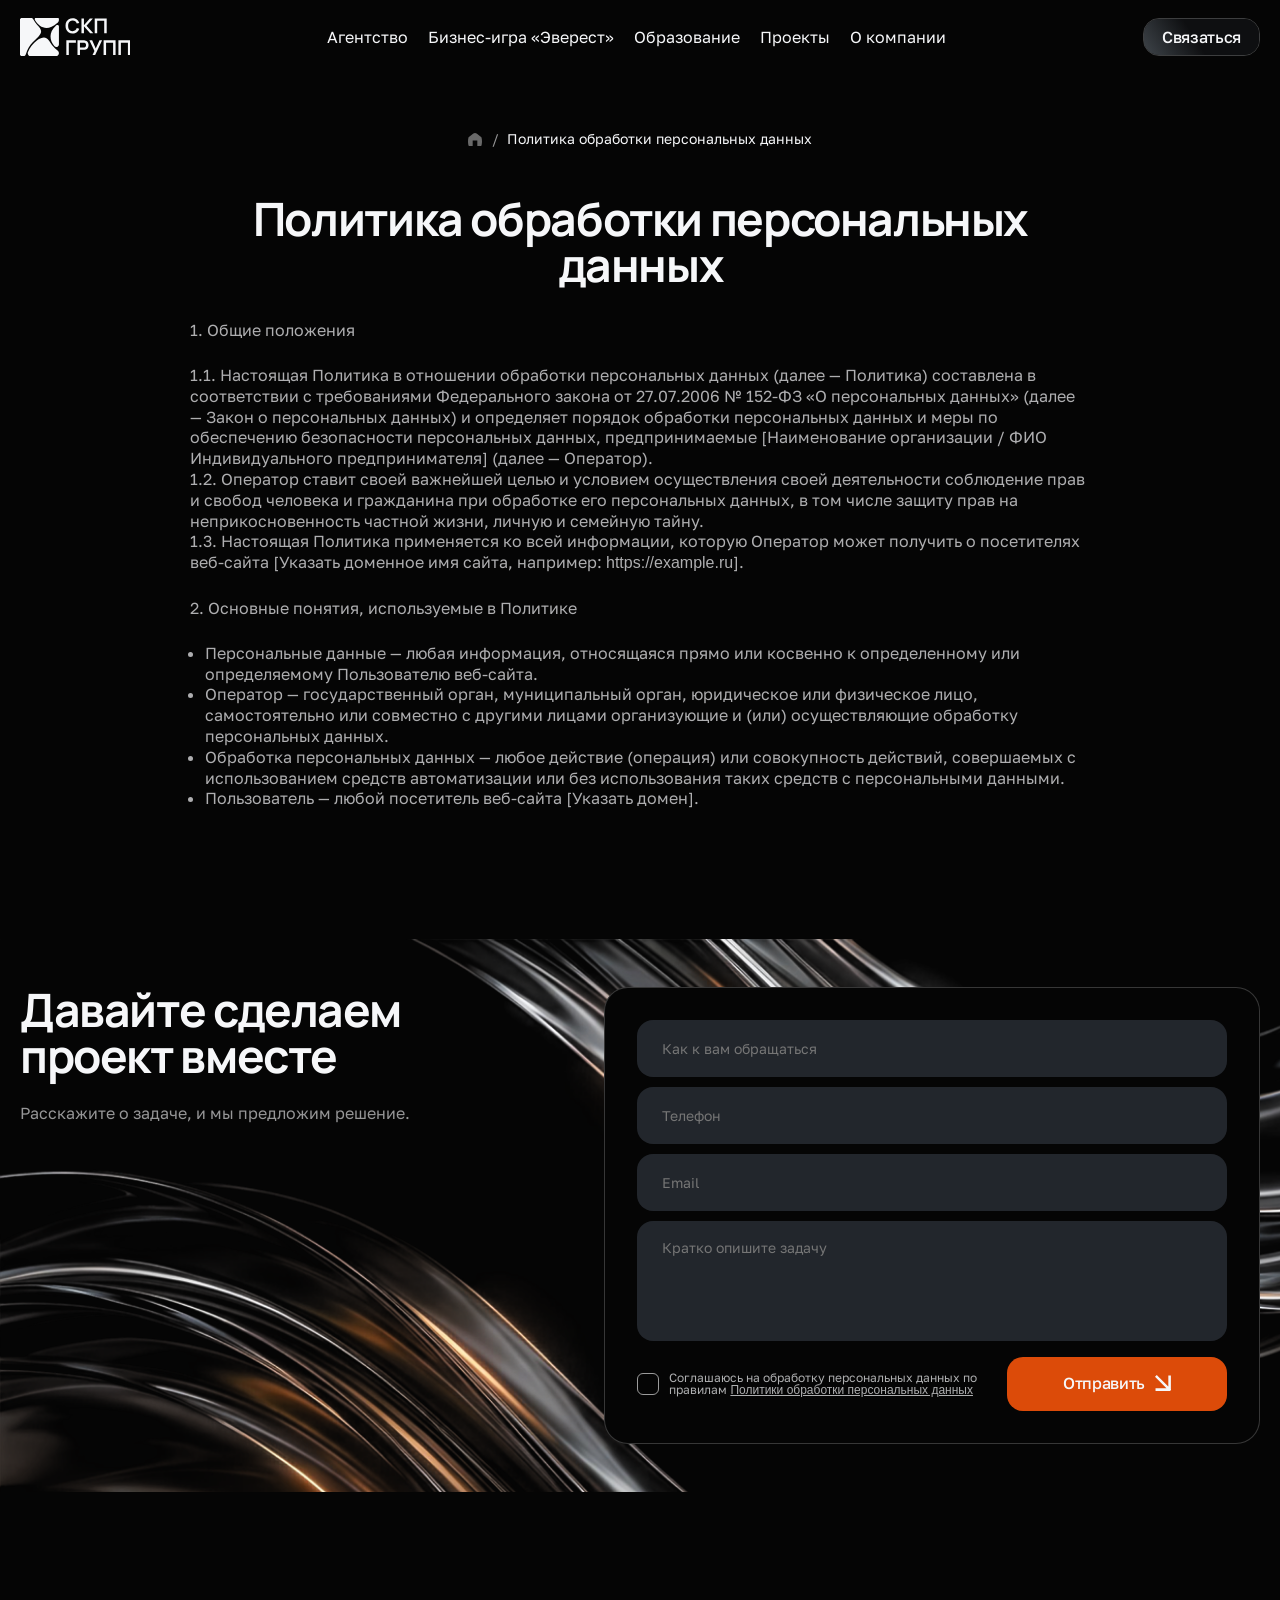
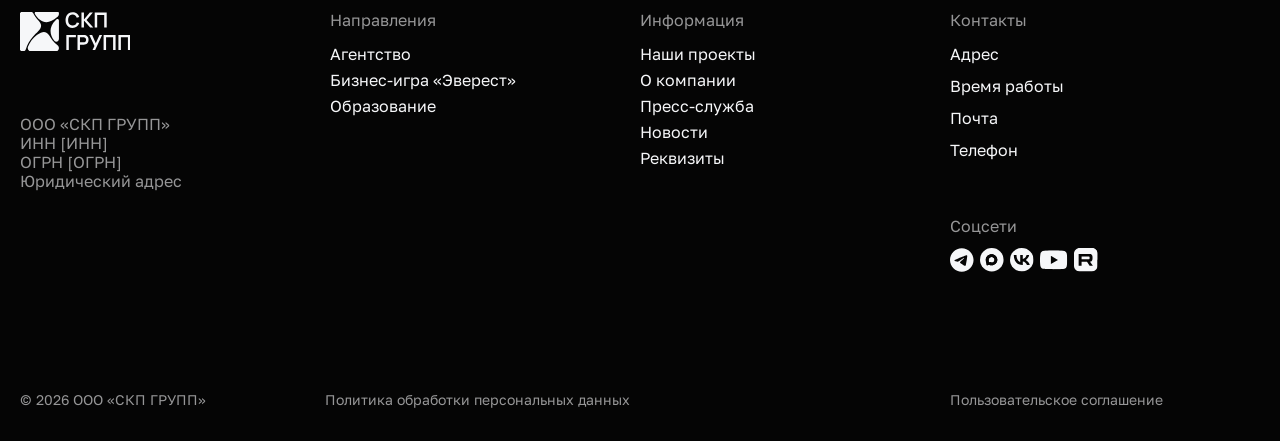
<file: privacy.html>
<!doctype html>
<html lang="en">
<head>
    <meta charset="UTF-8">
    <meta name="viewport"
          content="width=device-width, user-scalable=no, initial-scale=1.0, maximum-scale=1.0, minimum-scale=1.0">
    <meta http-equiv="X-UA-Compatible" content="ie=edge">
    <title>СКП ГРУПП</title>
    <link rel="stylesheet" href="./css/style.css">
</head>
<body>
<div class="wrapper">
    <header class="header">
        <div class="container">
            <div class="header-row">
                <a href="./index.html" class="header-logo">
                    <img src="./img/main/logo.svg" alt="">
                </a>
                <nav class="nav header-nav" data-nav-menu>
                    <ul class="nav-menu">
                        <li>
                            <a href="./directions.html">
                                Агентство
                            </a>
                        </li>
                        <li>
                            <a href="./services.html">
                                Бизнес-игра «Эверест»
                            </a>
                        </li>
                        <li>
                            <a href="./blog.html">
                                Образование
                            </a>
                        </li>
                        <li>
                            <a href="./laboratory.html">
                                Проекты
                            </a>
                        </li>
                        <li>
                            <a href="./prices.html">
                                О компании
                            </a>
                        </li>
                    </ul>
                </nav>
                <button class="header__button">
                    Связаться
                </button>
                <button class="header-burger" data-burger-button>
                    <span></span>
                    <span></span>
                    <span></span>
                </button>
            </div>
        </div>
    </header>
    <main class="main privacy-page">
        <section class="section privacy">
            <div class="container">
                <div class="privacy-row">
                    <ul class="breadcrumbs">
                        <li class="breadcrumbs__item">
                            <a href="./index.html" class="breadcrumbs__link">
                                <svg width="16" height="18" viewBox="0 0 16 18" fill="none"
                                     xmlns="http://www.w3.org/2000/svg">
                                    <path d="M9.891 2.62977C8.85665 1.79008 7.14339 1.79008 6.10904 2.62977L1.05691 6.7311C0.766759 6.96664 0.571784 7.26442 0.49655 7.58691C-0.117015 10.217 -0.162306 12.9095 0.362581 15.5514L0.548415 16.4868C0.607111 16.7822 0.930827 17 1.31123 17H4.84144C5.13218 17 5.36787 16.8147 5.36787 16.5862V10.7931H10.6322V16.5862C10.6322 16.8147 10.8679 17 11.1586 17H14.6888C15.0692 17 15.3929 16.7822 15.4516 16.4868L15.6374 15.5514C16.1623 12.9095 16.117 10.217 15.5035 7.58691C15.4282 7.26442 15.2332 6.96664 14.9431 6.7311L9.891 2.62977Z"
                                          fill="white" fill-opacity="0.4"/>
                                </svg>
                            </a>
                        </li>
                        <li class="breadcrumbs__item">
                            <a href="#" class="breadcrumbs__link">
                                Политика обработки персональных данных
                            </a>
                        </li>
                    </ul>
                    <div class="privacy-body">
                        <h1 class="privacy__title section-title">
                            Политика обработки персональных данных
                        </h1>
                        <div class="privacy-content">
                            <h2>
                                1. Общие положения
                            </h2>
                            <p>
                                1.1. Настоящая Политика в отношении обработки персональных данных (далее — Политика) составлена в соответствии с требованиями Федерального закона от 27.07.2006 № 152-ФЗ «О персональных данных» (далее — Закон о персональных данных) и определяет порядок обработки персональных данных и меры по обеспечению безопасности персональных данных, предпринимаемые [Наименование организации / ФИО Индивидуального предпринимателя] (далее — Оператор).
                            </p>
                            <p>
                                1.2. Оператор ставит своей важнейшей целью и условием осуществления своей деятельности соблюдение прав и свобод человека и гражданина при обработке его персональных данных, в том числе защиту прав на неприкосновенность частной жизни, личную и семейную тайну.
                            </p>
                            <p>
                                1.3. Настоящая Политика применяется ко всей информации, которую Оператор может получить о посетителях веб-сайта [Указать доменное имя сайта, например:
                                <a href="#">https://example.ru</a>].
                            </p>
                            <h2>
                                2. Основные понятия, используемые в Политике
                            </h2>
                            <ul>
                                <li>
                                    Персональные данные — любая информация, относящаяся прямо или косвенно к определенному или определяемому Пользователю веб-сайта.
                                </li>
                                <li>
                                    Оператор — государственный орган, муниципальный орган, юридическое или физическое лицо, самостоятельно или совместно с другими лицами организующие и (или) осуществляющие обработку персональных данных.
                                </li>
                                <li>
                                    Обработка персональных данных — любое действие (операция) или совокупность действий, совершаемых с использованием средств автоматизации или без использования таких средств с персональными данными.
                                </li>
                                <li>
                                    Пользователь — любой посетитель веб-сайта [Указать домен].
                                </li>
                            </ul>
                        </div>
                    </div>
                </div>
            </div>
        </section>
        <section class="section consultation" id="consultation">
            <div class="container">
                <div class="consultation-row">
                    <div class="consultation-left">
                        <h2 class="consultation-left__title section-title">
                            Давайте сделаем <br> проект вместе
                        </h2>
                        <p class="consultation-left__text section-text">
                            Расскажите о задаче, и мы предложим решение.
                        </p>
                    </div>
                    <div class="consultation-right">
                        <div class="consultation-form">
                            <form action="#">
                                <label class="consultation-form__input">
                                    <input type="text" placeholder="Как к вам обращаться">
                                </label>
                                <label class="consultation-form__input">
                                    <input type="number" placeholder="Телефон">
                                </label>
                                <label class="consultation-form__input">
                                    <input type="email" placeholder="Email">
                                </label>
                                <label class="consultation-form__area">
                                    <textarea placeholder="Кратко опишите задачу"></textarea>
                                </label>
                                <div class="consultation-form__bottom">
                                    <label class="consultation-form__checkbox">
                                        <input type="checkbox" required>
                                        <span class="consultation-form__checkbox-decor">
                                            <svg width="12" height="9" viewBox="0 0 12 9" fill="none"
                                                 xmlns="http://www.w3.org/2000/svg">
                                                <path d="M0.691406 4.35807L3.89974 7.56641L10.7747 0.691406"
                                                      stroke="white" stroke-width="1.95556"></path>
                                            </svg>
                                        </span>
                                        <p class="consultation-form__checkbox-text">
                                            Соглашаюсь на обработку персональных данных по правилам <a
                                                href="./privacy.html" target="_blank">Политики обработки персональных
                                            данных</a>
                                        </p>
                                    </label>
                                    <button class="consultation-form__button button-orange-arrow">
                                        Отправить
                                    </button>
                                </div>
                            </form>
                        </div>
                    </div>
                </div>
            </div>
        </section>
    </main>
    <footer class="footer">
        <div class="container">
            <div class="footer-row">
                <div class="footer-top">
                    <div class="footer-left">
                        <a href="./index.html" class="footer-left__logo">
                            <img src="./img/main/logo.svg" alt="">
                        </a>
                        <div class="footer-left__info">
                            <p>
                                ООО «СКП ГРУПП»
                            </p>
                            <p>
                                ИНН [ИНН]
                            </p>
                            <p>
                                ОГРН [ОГРН]
                            </p>
                            <p>
                                Юридический адрес
                            </p>
                        </div>
                    </div>
                    <div class="footer-menu">
                        <h3 class="footer-menu__title">
                            Направления
                        </h3>
                        <ul class="footer-menu__list">
                            <li>
                                <a href="#">
                                    Агентство
                                </a>
                            </li>
                            <li>
                                <a href="#">
                                    Бизнес-игра «Эверест»
                                </a>
                            </li>
                            <li>
                                <a href="#">
                                    Образование
                                </a>
                            </li>
                        </ul>
                    </div>
                    <div class="footer-menu">
                        <h3 class="footer-menu__title">
                            Информация
                        </h3>
                        <ul class="footer-menu__list">
                            <li>
                                <a href="#">
                                    Наши проекты
                                </a>
                            </li>
                            <li>
                                <a href="#">
                                    О компании
                                </a>
                            </li>
                            <li>
                                <a href="#">
                                    Пресс-служба
                                </a>
                            </li>
                            <li>
                                <a href="#">
                                    Новости
                                </a>
                            </li>
                            <li>
                                <a href="#">
                                    Реквизиты
                                </a>
                            </li>
                        </ul>
                    </div>
                    <div class="footer-right">
                        <div class="footer-contacts">
                            <h3 class="footer-menu__title">
                                Контакты
                            </h3>
                            <div class="footer-contacts__list">
                                <p>
                                    Адрес
                                </p>
                                <p>
                                    Время работы
                                </p>
                                <a href="mailto:">
                                    Почта
                                </a>
                                <a href="tel:">
                                    Телефон
                                </a>
                            </div>
                        </div>
                        <div class="footer-socials">
                            <h3 class="footer-menu__title">
                                Соцсети
                            </h3>
                            <div class="footer-socials__list">
                                <a href="#" class="footer-socials__link">
                                    <svg width="25" height="25" viewBox="0 0 25 25" fill="none"
                                         xmlns="http://www.w3.org/2000/svg">
                                        <g clip-path="url(#clip0_42_666)">
                                            <path d="M24.537 12.4384C24.537 19.2142 19.0442 24.707 12.2685 24.707C5.4928 24.707 0 19.2142 0 12.4384C0 5.66272 5.4928 0.169922 12.2685 0.169922C19.0442 0.169922 24.537 5.66272 24.537 12.4384ZM12.7082 9.22708C11.5149 9.72341 9.12996 10.7507 5.55344 12.3089C4.97267 12.5399 4.66843 12.7658 4.64074 12.9867C4.59393 13.3601 5.06149 13.5071 5.69819 13.7073C5.78479 13.7346 5.87453 13.7628 5.96652 13.7927C6.59293 13.9963 7.43557 14.2345 7.87361 14.244C8.27097 14.2526 8.71446 14.0888 9.20409 13.7525C12.5457 11.4968 14.2707 10.3567 14.379 10.3321C14.4554 10.3148 14.5613 10.293 14.633 10.3567C14.7048 10.4205 14.6977 10.5412 14.6901 10.5736C14.6438 10.7711 12.8084 12.4774 11.8587 13.3604C11.5626 13.6357 11.3525 13.8309 11.3096 13.8755C11.2134 13.9754 11.1154 14.0699 11.0212 14.1607C10.4392 14.7217 10.0028 15.1424 11.0454 15.8294C11.5463 16.1596 11.9472 16.4326 12.3472 16.7049C12.784 17.0024 13.2196 17.2991 13.7833 17.6686C13.9269 17.7627 14.064 17.8605 14.1976 17.9557C14.7059 18.3181 15.1626 18.6437 15.7268 18.5917C16.0546 18.5616 16.3933 18.2533 16.5652 17.3339C16.9717 15.1612 17.7706 10.4534 17.9552 8.51351C17.9714 8.34354 17.951 8.12603 17.9347 8.03054C17.9183 7.93505 17.8842 7.799 17.7601 7.69829C17.6131 7.57902 17.3862 7.55387 17.2847 7.55565C16.8232 7.56378 16.1153 7.80995 12.7082 9.22708Z"
                                                  fill-rule="evenodd" clip-rule="evenodd" fill="#F6F7F9"/>
                                        </g>
                                        <defs>
                                            <clipPath id="clip0_42_666">
                                                <rect width="25" height="25" fill="white"/>
                                            </clipPath>
                                        </defs>
                                    </svg>
                                </a>
                                <a href="#" class="footer-socials__link">
                                    <svg width="25" height="25" viewBox="0 0 25 25" fill="none"
                                         xmlns="http://www.w3.org/2000/svg">
                                        <circle cx="12.2685" cy="12.2685" r="12.2685" fill="#F6F7F9"/>
                                        <path d="M12.1358 6.48145C8.81898 6.48145 6.01953 8.96008 6.01953 12.2547C6.01953 13.6158 6.27693 14.5607 6.5074 15.4068L6.51676 15.4412C6.7122 16.1351 6.88464 16.7707 6.88464 17.5229C6.96801 18.5249 8.87933 17.9392 9.48291 17.1898C10.4371 17.8559 10.9861 18.0225 12.1674 18.0225C15.4328 18.0057 18.0677 15.4388 18.0565 12.2853C18.0565 9.08222 15.4554 6.48145 12.1358 6.48145ZM12.2162 9.32923C10.601 9.24874 9.34205 10.3285 9.06326 12.0216C8.83333 13.4233 9.24148 15.1303 9.58925 15.2191C9.75595 15.258 10.1756 14.9304 10.4371 14.6779C10.8696 14.9664 11.3732 15.1397 11.8972 15.1803C13.5709 15.258 15.001 14.0275 15.1134 12.413C15.1788 10.795 13.8902 9.42461 12.2162 9.33201V9.32923Z"
                                              fill-rule="evenodd" clip-rule="evenodd" fill="#050505"/>
                                        <path d="M6.01953 12.2547C6.01953 8.96008 8.81898 6.48145 12.1358 6.48145C15.4554 6.48145 18.0565 9.08222 18.0565 12.2853C18.0677 15.4388 15.4328 18.0057 12.1674 18.0225C10.9861 18.0225 10.4371 17.8559 9.48291 17.1898C8.87933 17.9392 6.96801 18.5249 6.88464 17.5229C6.88464 16.7707 6.7122 16.1351 6.51676 15.4412L6.5074 15.4068C6.27693 14.5607 6.01953 13.6158 6.01953 12.2547ZM12.2162 9.32923C10.601 9.24874 9.34205 10.3285 9.06326 12.0216C8.83333 13.4233 9.24148 15.1303 9.58925 15.2191C9.75595 15.258 10.1756 14.9304 10.4371 14.6779C10.8696 14.9664 11.3732 15.1397 11.8972 15.1803C13.5709 15.258 15.001 14.0275 15.1134 12.413C15.1788 10.795 13.8902 9.42461 12.2162 9.33201V9.32923Z"
                                              fill="#050505"/>
                                    </svg>
                                </a>
                                <a href="#" class="footer-socials__link">
                                    <svg width="25" height="25" viewBox="0 0 25 25" fill="none"
                                         xmlns="http://www.w3.org/2000/svg">
                                        <g clip-path="url(#clip0_42_671)">
                                            <circle cx="12.2685" cy="12.2685" r="12.2685" fill="#F6F7F9"/>
                                            <path d="M3.92578 7.36035C4.06126 13.7975 7.31279 17.6659 13.0135 17.6659H13.3367V13.9831C15.4314 14.1895 17.0154 15.7059 17.6511 17.6659H20.611C19.7981 14.7362 17.6615 13.1166 16.3275 12.4977C17.6615 11.7343 19.5374 9.87742 19.9856 7.36035H17.2967C16.7131 9.40289 14.9833 11.2598 13.3367 11.4351V7.36035H10.6477V14.4989C8.98027 14.0863 6.87513 12.085 6.78133 7.36035H3.92578Z"
                                                  fill="#050505"/>
                                        </g>
                                        <defs>
                                            <clipPath id="clip0_42_671">
                                                <rect width="24.537" height="24.537" fill="white"/>
                                            </clipPath>
                                        </defs>
                                    </svg>
                                </a>
                                <a href="#" class="footer-socials__link footer-socials__link_yt">
                                    <svg width="29" height="20" viewBox="0 0 29 20" fill="none"
                                         xmlns="http://www.w3.org/2000/svg">
                                        <g clip-path="url(#clip0_42_674)">
                                            <path d="M25.1034 0.585003C26.3169 0.911019 27.2769 1.87097 27.6029 3.08447C28.2006 5.29416 28.2187 9.87652 28.2187 9.87652C28.2187 9.87652 28.2187 14.477 27.621 16.6686C27.295 17.8821 26.335 18.842 25.1215 19.1681C22.93 19.7657 14.1093 19.7657 14.1093 19.7657C14.1093 19.7657 5.28874 19.7657 3.09717 19.1681C1.88366 18.842 0.92372 17.8821 0.597701 16.6686C0 14.4589 0 9.87652 0 9.87652C0 9.87652 0 5.29416 0.579588 3.10259C0.905606 1.88908 1.86555 0.929137 3.07906 0.603121C5.27063 0.00541239 14.0912 -0.0126953 14.0912 -0.0126953C14.0912 -0.0126953 22.9118 -0.0126953 25.1034 0.585003ZM18.6012 9.87653L11.2839 14.1148V5.63829L18.6012 9.87653Z"
                                                  fill-rule="evenodd" clip-rule="evenodd" fill="#F6F7F9"/>
                                        </g>
                                        <defs>
                                            <clipPath id="clip0_42_674">
                                                <rect width="28.2187" height="19.7531" fill="white"/>
                                            </clipPath>
                                        </defs>
                                    </svg>
                                </a>
                                <a href="#" class="footer-socials__link">
                                    <svg width="24" height="24" viewBox="0 0 24 24" fill="none"
                                         xmlns="http://www.w3.org/2000/svg">
                                        <g clip-path="url(#clip0_42_676)">
                                            <path d="M5.71899 23.5156H17.7942C20.9524 23.5156 23.5132 20.9547 23.5132 17.7966V5.71899C23.5156 2.5679 20.9641 0.00940623 17.813 0H5.70253C2.55144 0.00940623 0 2.5679 0 5.71899V17.7942C0 20.9547 2.56085 23.5156 5.71899 23.5156Z"
                                                  fill="#F6F7F9"/>
                                            <path d="M17.8131 0H11.7578C11.7578 6.49265 17.023 11.7578 23.5156 11.7578V5.71899C23.5156 2.5679 20.9642 0.00940623 17.8131 0Z"
                                                  fill="#F6F7F9"/>
                                            <path d="M14.5258 11.2216H7.57931V8.47267H14.5258C14.9326 8.47267 15.2148 8.54322 15.3559 8.66785C15.497 8.79249 15.5864 9.02059 15.5864 9.35451V10.3422C15.5864 10.6949 15.4994 10.923 15.3559 11.0476C15.2148 11.1699 14.9326 11.2216 14.5258 11.2216ZM15.0032 5.87891H4.63281V17.6367H7.57931V13.8107H13.0091L15.584 17.6367H18.8833L16.0426 13.7942C17.089 13.639 17.5593 13.3169 17.9473 12.7901C18.3353 12.261 18.5305 11.4145 18.5305 10.2881V9.40624C18.5305 8.73605 18.46 8.20695 18.3353 7.80248C18.2107 7.39801 18.0014 7.04528 17.7004 6.72782C17.383 6.42682 17.0302 6.21753 16.6069 6.07644C16.1837 5.94945 15.6546 5.87891 15.0032 5.87891Z"
                                                  fill="#050505"/>
                                        </g>
                                        <defs>
                                            <clipPath id="clip0_42_676">
                                                <rect width="23.5156" height="23.5156" fill="white"/>
                                            </clipPath>
                                        </defs>
                                    </svg>
                                </a>
                            </div>
                        </div>
                    </div>
                </div>
                <div class="footer-bottom">
                    <p class="footer-bottom__copyright">
                        © 2026 ООО «СКП ГРУПП»
                    </p>
                    <a href="./privacy.html" target="_blank" class="footer-bottom__privacy">
                        Политика обработки персональных данных
                    </a>
                    <a href="./privacy.html" target="_blank" class="footer-bottom__agreement">
                        Пользовательское соглашение
                    </a>
                </div>
            </div>
        </div>
    </footer>
    <div class="modal-bg review-modal" data-modal="review-modal">
        <div class="review-content">
            <button class="reviews-modal__close modal-close" data-modal-close="review-modal">
                <svg xmlns="http://www.w3.org/2000/svg" width="16" height="16" viewBox="0 0 16 16" fill="none">
                    <path d="M9.4 8L15.7 1.7C16.1 1.3 16.1 0.7 15.7 0.3C15.3 -0.1 14.7 -0.1 14.3 0.3L8 6.6L1.7 0.3C1.3 -0.1 0.7 -0.1 0.3 0.3C-0.0999998 0.7 -0.0999998 1.3 0.3 1.7L6.6 8L0.3 14.3C0.1 14.5 0 14.7 0 15C0 15.6 0.4 16 1 16C1.3 16 1.5 15.9 1.7 15.7L8 9.4L14.3 15.7C14.5 15.9 14.7 16 15 16C15.3 16 15.5 15.9 15.7 15.7C16.1 15.3 16.1 14.7 15.7 14.3L9.4 8Z" fill="#DC4B09"/>
                </svg>
            </button>
            <div class="reviews-block">
                <div class="reviews-block__head">
                    <div class="reviews-block__avatar" data-reviews-avatar-modal>
                        <img src="./img/main/reviews01.jpg" alt="">
                    </div>
                    <div class="reviews-block__author">
                        <p class="reviews-block__name" data-reviews-name-modal>
                            Иванова Анна
                        </p>
                        <p class="reviews-block__role" data-reviews-role-modal>
                            Участник
                        </p>
                    </div>
                </div>
                <div class="reviews-block__content">
                    <p class="reviews-block__text section-text" data-reviews-text-modal>
                        Корпоративная бизнес-игра с собственной механикой и сценарием, который адаптируется под конкретный запрос. Проводим её для сотрудников компаний и для студентов. Корпоративная бизнес-игра с собственной механикой и сценарием, который адаптируется под конкретный запрос. Проводим её для сотрудников компаний и для студентов. Корпоративная бизнес-игра с собственной механикой и сценарием, который адаптируется под конкретный запрос. Проводим её для сотрудников компаний и для студентов. Корпоративная бизнес-игра с собственной механикой и сценарием, который адаптируется под конкретный запрос. Проводим её для сотрудников компаний и для студентов.
                    </p>
                </div>
            </div>
        </div>
    </div>
</div>
</body>
<script src="./js/aos.js"></script>
<script src="./js/fancybox.umd.js"></script>
<script src="./js/swiper-bundle.min.js"></script>
<script src="./js/app.js"></script>
</html>
</file>
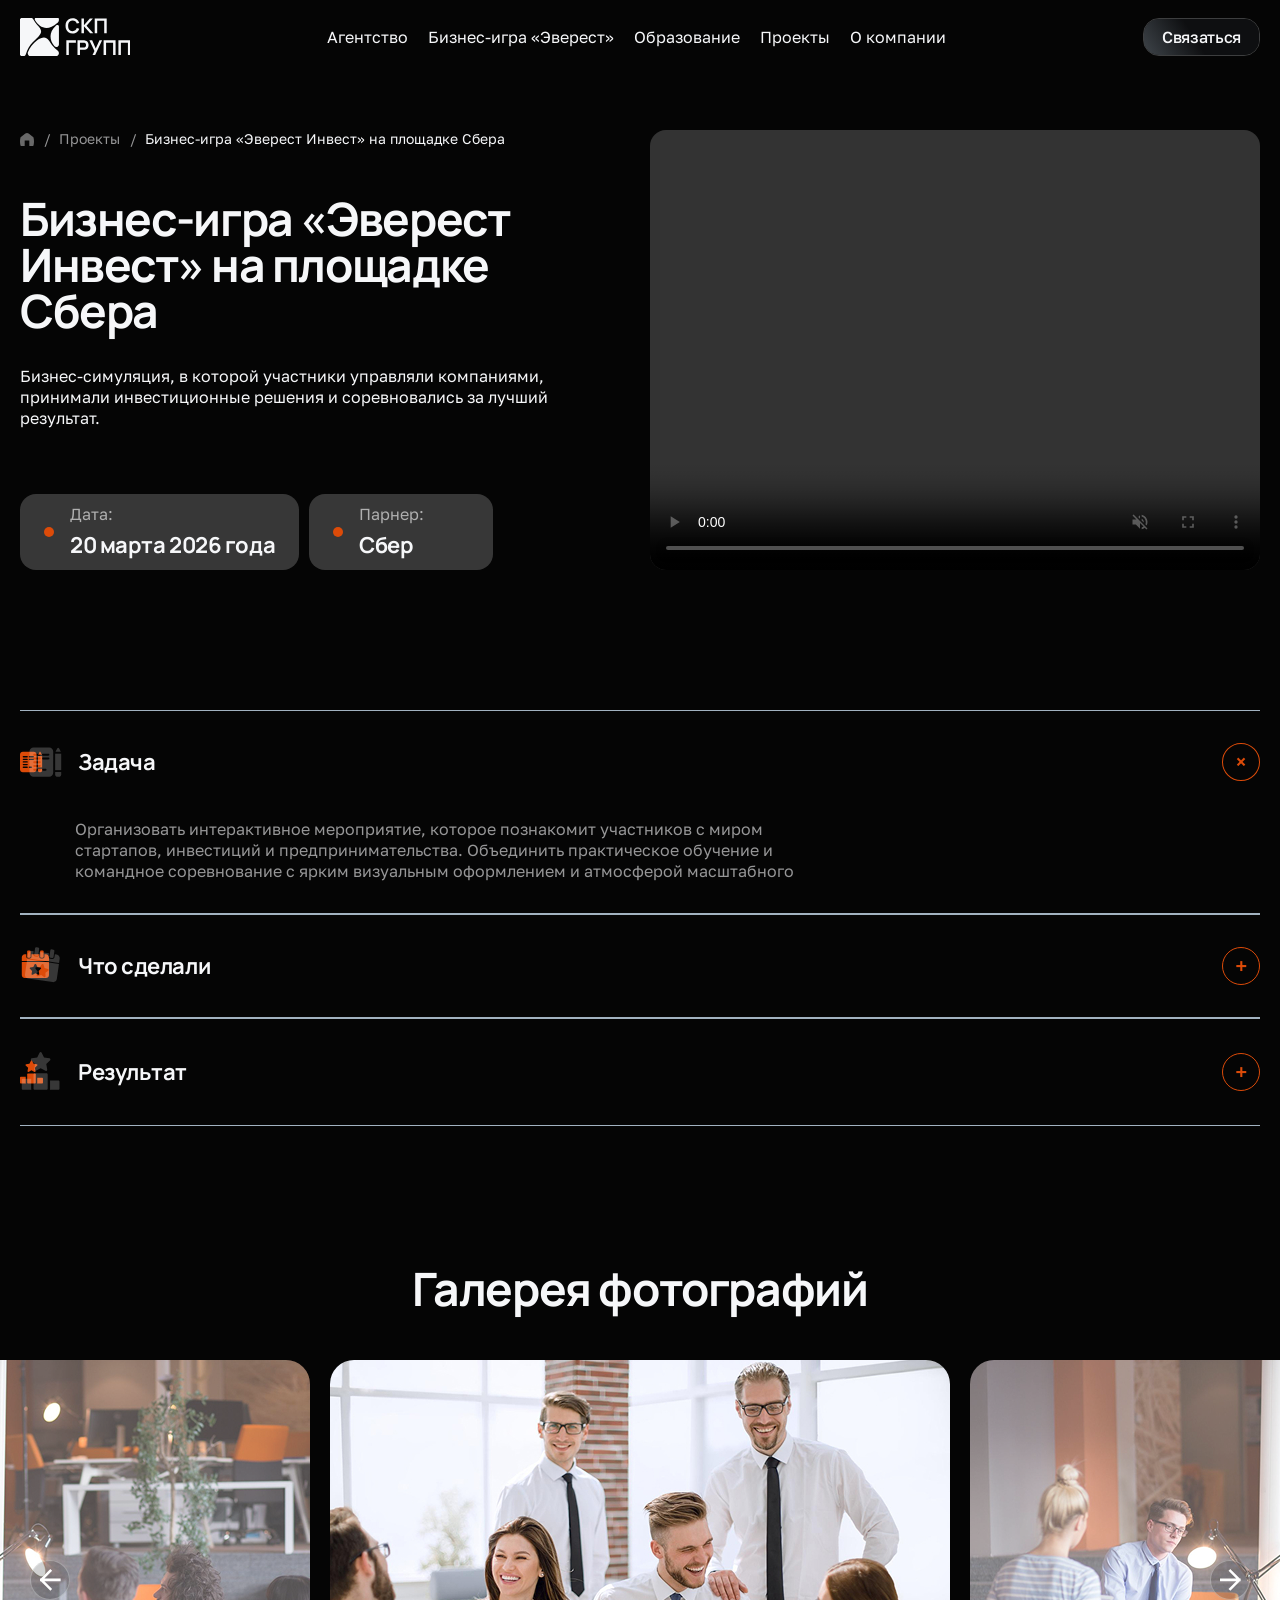
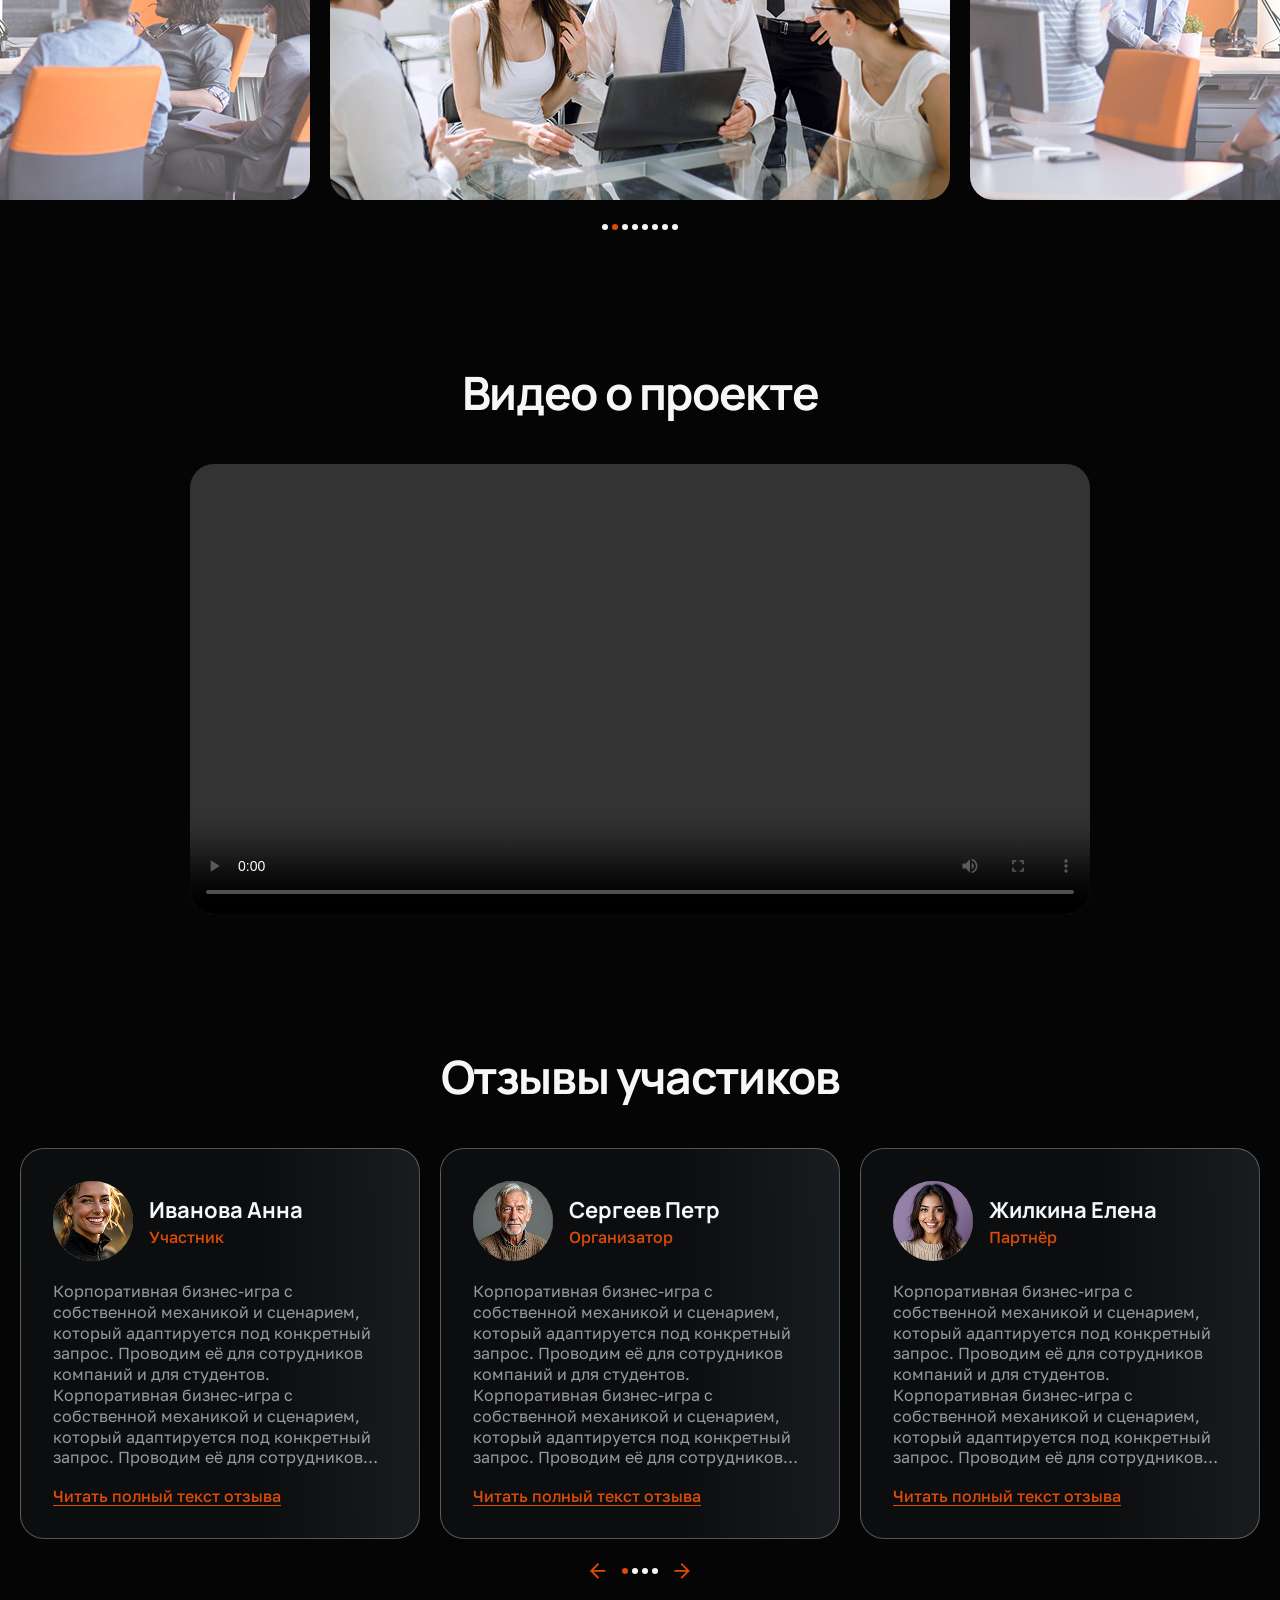
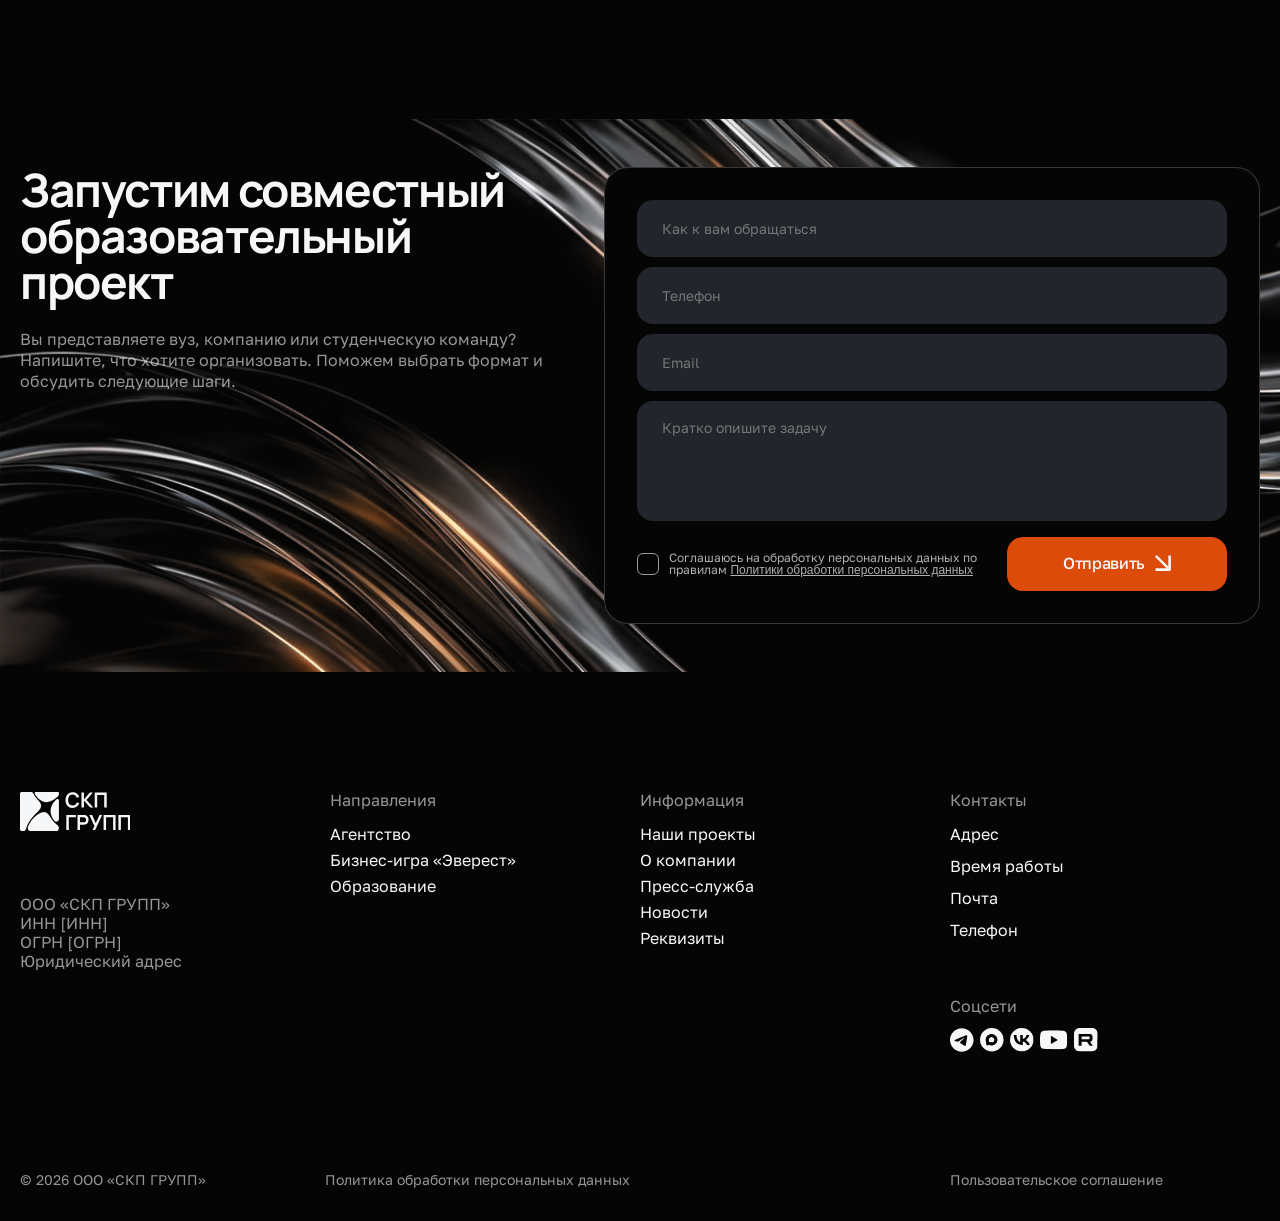
<file: project.html>
<!doctype html>
<html lang="en">
<head>
    <meta charset="UTF-8">
    <meta name="viewport"
          content="width=device-width, user-scalable=no, initial-scale=1.0, maximum-scale=1.0, minimum-scale=1.0">
    <meta http-equiv="X-UA-Compatible" content="ie=edge">
    <title>СКП ГРУПП</title>
    <link rel="stylesheet" href="./css/style.css">
</head>
<body>
<div class="wrapper">
    <header class="header">
        <div class="container">
            <div class="header-row">
                <a href="./index.html" class="header-logo">
                    <img src="./img/main/logo.svg" alt="">
                </a>
                <nav class="nav header-nav" data-nav-menu>
                    <ul class="nav-menu">
                        <li>
                            <a href="./directions.html">
                                Агентство
                            </a>
                        </li>
                        <li>
                            <a href="./services.html">
                                Бизнес-игра «Эверест»
                            </a>
                        </li>
                        <li>
                            <a href="./projects.html">
                                Образование
                            </a>
                        </li>
                        <li>
                            <a href="./laboratory.html">
                                Проекты
                            </a>
                        </li>
                        <li>
                            <a href="./prices.html">
                                О компании
                            </a>
                        </li>
                    </ul>
                </nav>
                <button class="header__button">
                    Связаться
                </button>
                <button class="header-burger" data-burger-button>
                    <span></span>
                    <span></span>
                    <span></span>
                </button>
            </div>
        </div>
    </header>
    <main class="main project-page">
        <section class="section project">
            <div class="container">
                <div class="project-row">
                    <div class="project-left">
                        <ul class="breadcrumbs">
                            <li class="breadcrumbs__item">
                                <a href="./index.html" class="breadcrumbs__link">
                                    <svg width="16" height="18" viewBox="0 0 16 18" fill="none" xmlns="http://www.w3.org/2000/svg">
                                        <path d="M9.891 2.62977C8.85665 1.79008 7.14339 1.79008 6.10904 2.62977L1.05691 6.7311C0.766759 6.96664 0.571784 7.26442 0.49655 7.58691C-0.117015 10.217 -0.162306 12.9095 0.362581 15.5514L0.548415 16.4868C0.607111 16.7822 0.930827 17 1.31123 17H4.84144C5.13218 17 5.36787 16.8147 5.36787 16.5862V10.7931H10.6322V16.5862C10.6322 16.8147 10.8679 17 11.1586 17H14.6888C15.0692 17 15.3929 16.7822 15.4516 16.4868L15.6374 15.5514C16.1623 12.9095 16.117 10.217 15.5035 7.58691C15.4282 7.26442 15.2332 6.96664 14.9431 6.7311L9.891 2.62977Z" fill="white" fill-opacity="0.4"/>
                                    </svg>
                                </a>
                            </li>
                            <li class="breadcrumbs__item">
                                <a href="./projects.html" class="breadcrumbs__link">
                                    Проекты
                                </a>
                            </li>
                            <li class="breadcrumbs__item">
                                <a href="#" class="breadcrumbs__link">
                                    Бизнес-игра «Эверест Инвест» на площадке Сбера
                                </a>
                            </li>
                        </ul>
                        <div class="project-main">
                            <h1 class="project__title section-title">
                                Бизнес-игра «Эверест Инвест» на площадке Сбера
                            </h1>
                            <p class="project__text section-text">
                                Бизнес-симуляция, в которой участники управляли компаниями, принимали инвестиционные решения и соревновались за лучший результат.
                            </p>
                        </div>
                        <div class="project-bottom">
                            <div class="project-info">
                                <div class="project-info__content">
                                    <p class="project-info__title">
                                        Дата:
                                    </p>
                                    <p class="project-info__text">
                                        20 марта 2026 года
                                    </p>
                                </div>
                            </div>
                            <div class="project-info">
                                <div class="project-info__content">
                                    <p class="project-info__title">
                                        Парнер:
                                    </p>
                                    <p class="project-info__text">
                                        Сбер
                                    </p>
                                </div>
                            </div>
                        </div>
                    </div>
                    <div class="project-right">
                        <video autoplay loop muted playsinline controls>
                            <source src="./video/01.mp4" type="video/mp4">
                        </video>
                    </div>
                </div>
            </div>
        </section>
        <section class="section description">
            <div class="container">
                <div class="description-row">
                    <div class="description-content" data-faq>
                        <div class="description-block">
                            <div class="description-block__head active" data-faq-toggle>
                                <div class="description-block__icon">
                                    <img src="./img/icons/description01.svg" alt="">
                                </div>
                                <h3 class="description-block__title">
                                    Задача
                                </h3>
                                <span class="description-block__plus">
                                    +
                                </span>
                            </div>
                            <div class="description-block__panel active" data-faq-panel>
                                <div class="description-info">
                                    <p class="description-info__text section-text">
                                        Организовать интерактивное мероприятие, которое познакомит участников с миром стартапов, инвестиций и предпринимательства. Объединить практическое обучение и командное соревнование с ярким визуальным оформлением и атмосферой масштабного бизнес-события.
                                    </p>
                                </div>
                            </div>
                        </div>
                        <div class="description-block">
                            <div class="description-block__head" data-faq-toggle>
                                <div class="description-block__icon">
                                    <img src="./img/icons/description02.svg" alt="">
                                </div>
                                <h3 class="description-block__title">
                                    Что сделали
                                </h3>
                                <span class="description-block__plus">
                                    +
                                </span>
                            </div>
                            <div class="description-block__panel" data-faq-panel>
                                <div class="description-info">
                                    <ul class="description-info__list">
                                        <li>
                                            Провели стратегическую бизнес-игру «Эверест Инвест» на площадке Сбера, собрав около 150 участников.
                                        </li>
                                        <li>
                                            Создали бизнес-симуляцию, в которой команды управляли виртуальными компаниями, принимали инвестиционные решения и конкурировали друг с другом.
                                        </li>
                                        <li>
                                            Разработали визуальное оформление мероприятия, авторскую графику и анимации для динамического сопровождения игры.
                                        </li>
                                        <li>
                                            Подготовили фирменные раздаточные материалы для участников.
                                        </li>
                                        <li>
                                            Организовали призовой фонд и церемонию награждения победителей.
                                        </li>
                                        <li>
                                            Обеспечили информационное сопровождение мероприятия.
                                        </li>
                                    </ul>
                                </div>
                            </div>
                        </div>
                        <div class="description-block">
                            <div class="description-block__head" data-faq-toggle>
                                <div class="description-block__icon">
                                    <img src="./img/icons/description03.svg" alt="">
                                </div>
                                <h3 class="description-block__title">
                                    Результат
                                </h3>
                                <span class="description-block__plus">
                                    +
                                </span>
                            </div>
                            <div class="description-block__panel" data-faq-panel>
                                <div class="description-info">
                                    <ul class="description-info__list">
                                        <li>
                                            <strong>150 участников</strong> — приняли участие в бизнес-игре.
                                        </li>
                                        <li>
                                            <strong>50 000</strong> — охват проекта в медиа.
                                        </li>
                                        <li>
                                            <strong>Авторский визуальный продакшн</strong> — графика, анимации и сопровождение игрового процесса.
                                        </li>
                                        <li>
                                            <strong>Призовой фонд</strong> — награждение победителей по итогам соревнования.
                                        </li>
                                    </ul>
                                    <p class="description-info__text_white section-text">
                                        «Эверест Инвест» объединил практику принятия инвестиционных решений, командную работу и соревновательный формат. Участники смогли попробовать себя в управлении компанией, а визуальное сопровождение и церемония награждения превратили бизнес-симуляцию в полноценное событие.
                                    </p>
                                </div>
                            </div>
                        </div>
                    </div>
                </div>
            </div>
        </section>
        <section class="section gallery gallery_images">
            <div class="container">
                <div class="gallery-row">
                    <h2 class="gallery__title section-title">
                        Галерея фотографий
                    </h2>
                    <div class="gallery-content">
                        <div class="gallery-slider slider-container">
                            <button class="gallery-slider__button gallery-slider__prev">
                                <svg xmlns="http://www.w3.org/2000/svg" width="21" height="22" viewBox="0 0 21 22" fill="none">
                                    <path d="M19.3799 10.8599L1.28023 10.8599M10.3301 19.9097L1.28023 10.8599L10.3301 1.81004" stroke-width="2.55968" stroke-linecap="square" stroke-linejoin="round" stroke="white"/>
                                </svg>
                            </button>
                            <button class="gallery-slider__button gallery-slider__next">
                                <svg xmlns="http://www.w3.org/2000/svg" width="21" height="22" viewBox="0 0 21 22" fill="none">
                                    <path d="M1.28027 10.8599L19.3799 10.8599M10.3301 1.81004L19.3799 10.8599L10.3301 19.9097" stroke-width="2.55968" stroke-linecap="square" stroke-linejoin="round" stroke="white"/>
                                </svg>
                            </button>
                            <div class="swiper-wrapper">
                                <a href="./img/main/gallery01.jpg" class="gallery-block swiper-slide" data-fancybox="images-gallery">
                                    <img src="./img/main/gallery01.jpg" alt="">
                                </a>
                                <a href="./img/main/passes01.jpg" class="gallery-block swiper-slide" data-fancybox="images-gallery">
                                    <img src="./img/main/passes01.jpg" alt="">
                                </a>
                                <a href="./img/main/gallery01.jpg" class="gallery-block swiper-slide" data-fancybox="images-gallery">
                                    <img src="./img/main/gallery01.jpg" alt="">
                                </a>
                                <a href="./img/main/passes01.jpg" class="gallery-block swiper-slide" data-fancybox="images-gallery">
                                    <img src="./img/main/passes01.jpg" alt="">
                                </a>
                                <a href="./img/main/gallery01.jpg" class="gallery-block swiper-slide" data-fancybox="images-gallery">
                                    <img src="./img/main/gallery01.jpg" alt="">
                                </a>
                                <a href="./img/main/passes01.jpg" class="gallery-block swiper-slide" data-fancybox="images-gallery">
                                    <img src="./img/main/passes01.jpg" alt="">
                                </a>
                                <a href="./img/main/gallery01.jpg" class="gallery-block swiper-slide" data-fancybox="images-gallery">
                                    <img src="./img/main/gallery01.jpg" alt="">
                                </a>
                                <a href="./img/main/passes01.jpg" class="gallery-block swiper-slide" data-fancybox="images-gallery">
                                    <img src="./img/main/passes01.jpg" alt="">
                                </a>
                            </div>
                        </div>
                        <div class="gallery-pagination swiper-pagination-custom"></div>
                    </div>
                </div>
            </div>
        </section>
        <section class="section gallery gallery-video">
            <div class="container">
                <div class="gallery-video-row">
                    <h2 class="gallery-video__title section-title">
                        Видео о проекте
                    </h2>
                    <div class="gallery-video__item">
                        <video controls>
                            <source src="./video/01.mp4" type="video/mp4">
                        </video>
                    </div>
                </div>
            </div>
        </section>
        <section class="section reviews">
            <div class="container">
                <div class="reviews-row">
                    <h2 class="reviews__title section-title">
                        Отзывы участиков
                    </h2>
                    <div class="reviews-content">
                        <div class="reviews-slider slider-container">
                            <div class="swiper-wrapper">
                                <div class="reviews-block swiper-slide" data-reviews-block>
                                    <div class="reviews-block__head">
                                        <div class="reviews-block__avatar" data-reviews-avatar>
                                            <img src="./img/main/reviews01.jpg" alt="">
                                        </div>
                                        <div class="reviews-block__author">
                                            <p class="reviews-block__name" data-reviews-name>
                                                Иванова Анна
                                            </p>
                                            <p class="reviews-block__role" data-reviews-role>
                                                Участник
                                            </p>
                                        </div>
                                    </div>
                                    <div class="reviews-block__content">
                                        <p class="reviews-block__text section-text" data-reviews-text>
                                            Корпоративная бизнес-игра с собственной механикой и сценарием, который адаптируется под конкретный запрос. Проводим её для сотрудников компаний и для студентов. Корпоративная бизнес-игра с собственной механикой и сценарием, который адаптируется под конкретный запрос. Проводим её для сотрудников компаний и для студентов.
                                        </p>
                                        <button class="reviews-block__all" data-modal-open="review-modal">
                                            Читать полный текст отзыва
                                        </button>
                                    </div>
                                </div>
                                <div class="reviews-block swiper-slide" data-reviews-block>
                                    <div class="reviews-block__head">
                                        <div class="reviews-block__avatar" data-reviews-avatar>
                                            <img src="./img/main/reviews02.jpg" alt="">
                                        </div>
                                        <div class="reviews-block__author">
                                            <p class="reviews-block__name" data-reviews-name>
                                                Сергеев Петр
                                            </p>
                                            <p class="reviews-block__role" data-reviews-role>
                                                Организатор
                                            </p>
                                        </div>
                                    </div>
                                    <div class="reviews-block__content">
                                        <p class="reviews-block__text section-text" data-reviews-text>
                                            Корпоративная бизнес-игра с собственной механикой и сценарием, который адаптируется под конкретный запрос. Проводим её для сотрудников компаний и для студентов. Корпоративная бизнес-игра с собственной механикой и сценарием, который адаптируется под конкретный запрос. Проводим её для сотрудников компаний и для студентов.
                                        </p>
                                        <button class="reviews-block__all" data-modal-open="review-modal">
                                            Читать полный текст отзыва
                                        </button>
                                    </div>
                                </div>
                                <div class="reviews-block swiper-slide" data-reviews-block>
                                    <div class="reviews-block__head">
                                        <div class="reviews-block__avatar" data-reviews-avatar>
                                            <img src="./img/main/reviews03.jpg" alt="">
                                        </div>
                                        <div class="reviews-block__author">
                                            <p class="reviews-block__name" data-reviews-name>
                                                Жилкина Елена
                                            </p>
                                            <p class="reviews-block__role" data-reviews-role>
                                                Партнёр
                                            </p>
                                        </div>
                                    </div>
                                    <div class="reviews-block__content">
                                        <p class="reviews-block__text section-text" data-reviews-text>
                                            Корпоративная бизнес-игра с собственной механикой и сценарием, который адаптируется под конкретный запрос. Проводим её для сотрудников компаний и для студентов. Корпоративная бизнес-игра с собственной механикой и сценарием, который адаптируется под конкретный запрос. Проводим её для сотрудников компаний и для студентов.
                                        </p>
                                        <button class="reviews-block__all" data-modal-open="review-modal">
                                            Читать полный текст отзыва
                                        </button>
                                    </div>
                                </div>
                                <div class="reviews-block swiper-slide" data-reviews-block>
                                    <div class="reviews-block__head">
                                        <div class="reviews-block__avatar" data-reviews-avatar>
                                            <img src="./img/main/reviews01.jpg" alt="">
                                        </div>
                                        <div class="reviews-block__author">
                                            <p class="reviews-block__name" data-reviews-name>
                                                Иванова Анна
                                            </p>
                                            <p class="reviews-block__role" data-reviews-role>
                                                Участник
                                            </p>
                                        </div>
                                    </div>
                                    <div class="reviews-block__content">
                                        <p class="reviews-block__text section-text" data-reviews-text>
                                            Корпоративная бизнес-игра с собственной механикой и сценарием, который адаптируется под конкретный запрос. Проводим её для сотрудников компаний и для студентов. Корпоративная бизнес-игра с собственной механикой и сценарием, который адаптируется под конкретный запрос. Проводим её для сотрудников компаний и для студентов.
                                        </p>
                                        <button class="reviews-block__all" data-modal-open="review-modal">
                                            Читать полный текст отзыва
                                        </button>
                                    </div>
                                </div>
                                <div class="reviews-block swiper-slide" data-reviews-block>
                                    <div class="reviews-block__head">
                                        <div class="reviews-block__avatar" data-reviews-avatar>
                                            <img src="./img/main/reviews02.jpg" alt="">
                                        </div>
                                        <div class="reviews-block__author">
                                            <p class="reviews-block__name" data-reviews-name>
                                                Сергеев Петр
                                            </p>
                                            <p class="reviews-block__role" data-reviews-role>
                                                Организатор
                                            </p>
                                        </div>
                                    </div>
                                    <div class="reviews-block__content">
                                        <p class="reviews-block__text section-text" data-reviews-text>
                                            Корпоративная бизнес-игра с собственной механикой и сценарием, который адаптируется под конкретный запрос. Проводим её для сотрудников компаний и для студентов. Корпоративная бизнес-игра с собственной механикой и сценарием, который адаптируется под конкретный запрос. Проводим её для сотрудников компаний и для студентов.
                                        </p>
                                        <button class="reviews-block__all" data-modal-open="review-modal">
                                            Читать полный текст отзыва
                                        </button>
                                    </div>
                                </div>
                                <div class="reviews-block swiper-slide" data-reviews-block>
                                    <div class="reviews-block__head">
                                        <div class="reviews-block__avatar" data-reviews-avatar>
                                            <img src="./img/main/reviews03.jpg" alt="">
                                        </div>
                                        <div class="reviews-block__author">
                                            <p class="reviews-block__name" data-reviews-name>
                                                Жилкина Елена
                                            </p>
                                            <p class="reviews-block__role" data-reviews-role>
                                                Партнёр
                                            </p>
                                        </div>
                                    </div>
                                    <div class="reviews-block__content">
                                        <p class="reviews-block__text section-text" data-reviews-text>
                                            Корпоративная бизнес-игра с собственной механикой и сценарием, который адаптируется под конкретный запрос. Проводим её для сотрудников компаний и для студентов. Корпоративная бизнес-игра с собственной механикой и сценарием, который адаптируется под конкретный запрос. Проводим её для сотрудников компаний и для студентов.
                                        </p>
                                        <button class="reviews-block__all" data-modal-open="review-modal">
                                            Читать полный текст отзыва
                                        </button>
                                    </div>
                                </div>
                            </div>
                        </div>
                        <div class="reviews-controls">
                            <button class="reviews-controls__button reviews-controls__prev">
                                <svg xmlns="http://www.w3.org/2000/svg" width="21" height="22" viewBox="0 0 21 22" fill="none">
                                    <path d="M19.3799 10.8597L1.28023 10.8597M10.3301 19.9096L1.28023 10.8597L10.3301 1.80991" stroke-width="2.55968" stroke-linecap="square" stroke-linejoin="round" stroke="#DC4B09"/>
                                </svg>
                            </button>
                            <div class="reviews-controls__pagination swiper-pagination-custom"></div>
                            <button class="reviews-controls__button reviews-controls__next">
                                <svg xmlns="http://www.w3.org/2000/svg" width="21" height="22" viewBox="0 0 21 22" fill="none">
                                    <path d="M1.28027 10.8597H19.3799M10.3301 1.80992L19.3799 10.8597L10.3301 19.9096" stroke-width="2.55968" stroke-linecap="square" stroke-linejoin="round" stroke="#DC4B09"/>
                                </svg>
                            </button>
                        </div>
                    </div>
                </div>
            </div>
        </section>
        <section class="section consultation" id="consultation">
            <div class="container">
                <div class="consultation-row">
                    <div class="consultation-left">
                        <h2 class="consultation-left__title section-title">
                            Запустим совместный образовательный проект
                        </h2>
                        <p class="consultation-left__text section-text">
                            Вы представляете вуз, компанию или студенческую команду? <br>
                            Напишите, что хотите организовать. Поможем выбрать формат и обсудить следующие шаги.
                        </p>
                    </div>
                    <div class="consultation-right">
                        <div class="consultation-form">
                            <form action="#">
                                <label class="consultation-form__input">
                                    <input type="text" placeholder="Как к вам обращаться">
                                </label>
                                <label class="consultation-form__input">
                                    <input type="number" placeholder="Телефон">
                                </label>
                                <label class="consultation-form__input">
                                    <input type="email" placeholder="Email">
                                </label>
                                <label class="consultation-form__area">
                                    <textarea placeholder="Кратко опишите задачу"></textarea>
                                </label>
                                <div class="consultation-form__bottom">
                                    <label class="consultation-form__checkbox">
                                        <input type="checkbox" required>
                                        <span class="consultation-form__checkbox-decor">
                                            <svg width="12" height="9" viewBox="0 0 12 9" fill="none"
                                                 xmlns="http://www.w3.org/2000/svg">
                                                <path d="M0.691406 4.35807L3.89974 7.56641L10.7747 0.691406"
                                                      stroke="white" stroke-width="1.95556"></path>
                                            </svg>
                                        </span>
                                        <p class="consultation-form__checkbox-text">
                                            Соглашаюсь на обработку персональных данных по правилам <a
                                                href="./privacy.html" target="_blank">Политики обработки персональных
                                            данных</a>
                                        </p>
                                    </label>
                                    <button class="consultation-form__button button-orange-arrow">
                                        Отправить
                                    </button>
                                </div>
                            </form>
                        </div>
                    </div>
                </div>
            </div>
        </section>
    </main>
    <footer class="footer">
        <div class="container">
            <div class="footer-row">
                <div class="footer-top">
                    <div class="footer-left">
                        <a href="./index.html" class="footer-left__logo">
                            <img src="./img/main/logo.svg" alt="">
                        </a>
                        <div class="footer-left__info">
                            <p>
                                ООО «СКП ГРУПП»
                            </p>
                            <p>
                                ИНН [ИНН]
                            </p>
                            <p>
                                ОГРН [ОГРН]
                            </p>
                            <p>
                                Юридический адрес
                            </p>
                        </div>
                    </div>
                    <div class="footer-menu">
                        <h3 class="footer-menu__title">
                            Направления
                        </h3>
                        <ul class="footer-menu__list">
                            <li>
                                <a href="#">
                                    Агентство
                                </a>
                            </li>
                            <li>
                                <a href="#">
                                    Бизнес-игра «Эверест»
                                </a>
                            </li>
                            <li>
                                <a href="#">
                                    Образование
                                </a>
                            </li>
                        </ul>
                    </div>
                    <div class="footer-menu">
                        <h3 class="footer-menu__title">
                            Информация
                        </h3>
                        <ul class="footer-menu__list">
                            <li>
                                <a href="#">
                                    Наши проекты
                                </a>
                            </li>
                            <li>
                                <a href="#">
                                    О компании
                                </a>
                            </li>
                            <li>
                                <a href="#">
                                    Пресс-служба
                                </a>
                            </li>
                            <li>
                                <a href="#">
                                    Новости
                                </a>
                            </li>
                            <li>
                                <a href="#">
                                    Реквизиты
                                </a>
                            </li>
                        </ul>
                    </div>
                    <div class="footer-right">
                        <div class="footer-contacts">
                            <h3 class="footer-menu__title">
                                Контакты
                            </h3>
                            <div class="footer-contacts__list">
                                <p>
                                    Адрес
                                </p>
                                <p>
                                    Время работы
                                </p>
                                <a href="mailto:">
                                    Почта
                                </a>
                                <a href="tel:">
                                    Телефон
                                </a>
                            </div>
                        </div>
                        <div class="footer-socials">
                            <h3 class="footer-menu__title">
                                Соцсети
                            </h3>
                            <div class="footer-socials__list">
                                <a href="#" class="footer-socials__link">
                                    <svg width="25" height="25" viewBox="0 0 25 25" fill="none"
                                         xmlns="http://www.w3.org/2000/svg">
                                        <g clip-path="url(#clip0_42_666)">
                                            <path d="M24.537 12.4384C24.537 19.2142 19.0442 24.707 12.2685 24.707C5.4928 24.707 0 19.2142 0 12.4384C0 5.66272 5.4928 0.169922 12.2685 0.169922C19.0442 0.169922 24.537 5.66272 24.537 12.4384ZM12.7082 9.22708C11.5149 9.72341 9.12996 10.7507 5.55344 12.3089C4.97267 12.5399 4.66843 12.7658 4.64074 12.9867C4.59393 13.3601 5.06149 13.5071 5.69819 13.7073C5.78479 13.7346 5.87453 13.7628 5.96652 13.7927C6.59293 13.9963 7.43557 14.2345 7.87361 14.244C8.27097 14.2526 8.71446 14.0888 9.20409 13.7525C12.5457 11.4968 14.2707 10.3567 14.379 10.3321C14.4554 10.3148 14.5613 10.293 14.633 10.3567C14.7048 10.4205 14.6977 10.5412 14.6901 10.5736C14.6438 10.7711 12.8084 12.4774 11.8587 13.3604C11.5626 13.6357 11.3525 13.8309 11.3096 13.8755C11.2134 13.9754 11.1154 14.0699 11.0212 14.1607C10.4392 14.7217 10.0028 15.1424 11.0454 15.8294C11.5463 16.1596 11.9472 16.4326 12.3472 16.7049C12.784 17.0024 13.2196 17.2991 13.7833 17.6686C13.9269 17.7627 14.064 17.8605 14.1976 17.9557C14.7059 18.3181 15.1626 18.6437 15.7268 18.5917C16.0546 18.5616 16.3933 18.2533 16.5652 17.3339C16.9717 15.1612 17.7706 10.4534 17.9552 8.51351C17.9714 8.34354 17.951 8.12603 17.9347 8.03054C17.9183 7.93505 17.8842 7.799 17.7601 7.69829C17.6131 7.57902 17.3862 7.55387 17.2847 7.55565C16.8232 7.56378 16.1153 7.80995 12.7082 9.22708Z"
                                                  fill-rule="evenodd" clip-rule="evenodd" fill="#F6F7F9"/>
                                        </g>
                                        <defs>
                                            <clipPath id="clip0_42_666">
                                                <rect width="25" height="25" fill="white"/>
                                            </clipPath>
                                        </defs>
                                    </svg>
                                </a>
                                <a href="#" class="footer-socials__link">
                                    <svg width="25" height="25" viewBox="0 0 25 25" fill="none"
                                         xmlns="http://www.w3.org/2000/svg">
                                        <circle cx="12.2685" cy="12.2685" r="12.2685" fill="#F6F7F9"/>
                                        <path d="M12.1358 6.48145C8.81898 6.48145 6.01953 8.96008 6.01953 12.2547C6.01953 13.6158 6.27693 14.5607 6.5074 15.4068L6.51676 15.4412C6.7122 16.1351 6.88464 16.7707 6.88464 17.5229C6.96801 18.5249 8.87933 17.9392 9.48291 17.1898C10.4371 17.8559 10.9861 18.0225 12.1674 18.0225C15.4328 18.0057 18.0677 15.4388 18.0565 12.2853C18.0565 9.08222 15.4554 6.48145 12.1358 6.48145ZM12.2162 9.32923C10.601 9.24874 9.34205 10.3285 9.06326 12.0216C8.83333 13.4233 9.24148 15.1303 9.58925 15.2191C9.75595 15.258 10.1756 14.9304 10.4371 14.6779C10.8696 14.9664 11.3732 15.1397 11.8972 15.1803C13.5709 15.258 15.001 14.0275 15.1134 12.413C15.1788 10.795 13.8902 9.42461 12.2162 9.33201V9.32923Z"
                                              fill-rule="evenodd" clip-rule="evenodd" fill="#050505"/>
                                        <path d="M6.01953 12.2547C6.01953 8.96008 8.81898 6.48145 12.1358 6.48145C15.4554 6.48145 18.0565 9.08222 18.0565 12.2853C18.0677 15.4388 15.4328 18.0057 12.1674 18.0225C10.9861 18.0225 10.4371 17.8559 9.48291 17.1898C8.87933 17.9392 6.96801 18.5249 6.88464 17.5229C6.88464 16.7707 6.7122 16.1351 6.51676 15.4412L6.5074 15.4068C6.27693 14.5607 6.01953 13.6158 6.01953 12.2547ZM12.2162 9.32923C10.601 9.24874 9.34205 10.3285 9.06326 12.0216C8.83333 13.4233 9.24148 15.1303 9.58925 15.2191C9.75595 15.258 10.1756 14.9304 10.4371 14.6779C10.8696 14.9664 11.3732 15.1397 11.8972 15.1803C13.5709 15.258 15.001 14.0275 15.1134 12.413C15.1788 10.795 13.8902 9.42461 12.2162 9.33201V9.32923Z"
                                              fill="#050505"/>
                                    </svg>
                                </a>
                                <a href="#" class="footer-socials__link">
                                    <svg width="25" height="25" viewBox="0 0 25 25" fill="none"
                                         xmlns="http://www.w3.org/2000/svg">
                                        <g clip-path="url(#clip0_42_671)">
                                            <circle cx="12.2685" cy="12.2685" r="12.2685" fill="#F6F7F9"/>
                                            <path d="M3.92578 7.36035C4.06126 13.7975 7.31279 17.6659 13.0135 17.6659H13.3367V13.9831C15.4314 14.1895 17.0154 15.7059 17.6511 17.6659H20.611C19.7981 14.7362 17.6615 13.1166 16.3275 12.4977C17.6615 11.7343 19.5374 9.87742 19.9856 7.36035H17.2967C16.7131 9.40289 14.9833 11.2598 13.3367 11.4351V7.36035H10.6477V14.4989C8.98027 14.0863 6.87513 12.085 6.78133 7.36035H3.92578Z"
                                                  fill="#050505"/>
                                        </g>
                                        <defs>
                                            <clipPath id="clip0_42_671">
                                                <rect width="24.537" height="24.537" fill="white"/>
                                            </clipPath>
                                        </defs>
                                    </svg>
                                </a>
                                <a href="#" class="footer-socials__link footer-socials__link_yt">
                                    <svg width="29" height="20" viewBox="0 0 29 20" fill="none"
                                         xmlns="http://www.w3.org/2000/svg">
                                        <g clip-path="url(#clip0_42_674)">
                                            <path d="M25.1034 0.585003C26.3169 0.911019 27.2769 1.87097 27.6029 3.08447C28.2006 5.29416 28.2187 9.87652 28.2187 9.87652C28.2187 9.87652 28.2187 14.477 27.621 16.6686C27.295 17.8821 26.335 18.842 25.1215 19.1681C22.93 19.7657 14.1093 19.7657 14.1093 19.7657C14.1093 19.7657 5.28874 19.7657 3.09717 19.1681C1.88366 18.842 0.92372 17.8821 0.597701 16.6686C0 14.4589 0 9.87652 0 9.87652C0 9.87652 0 5.29416 0.579588 3.10259C0.905606 1.88908 1.86555 0.929137 3.07906 0.603121C5.27063 0.00541239 14.0912 -0.0126953 14.0912 -0.0126953C14.0912 -0.0126953 22.9118 -0.0126953 25.1034 0.585003ZM18.6012 9.87653L11.2839 14.1148V5.63829L18.6012 9.87653Z"
                                                  fill-rule="evenodd" clip-rule="evenodd" fill="#F6F7F9"/>
                                        </g>
                                        <defs>
                                            <clipPath id="clip0_42_674">
                                                <rect width="28.2187" height="19.7531" fill="white"/>
                                            </clipPath>
                                        </defs>
                                    </svg>
                                </a>
                                <a href="#" class="footer-socials__link">
                                    <svg width="24" height="24" viewBox="0 0 24 24" fill="none"
                                         xmlns="http://www.w3.org/2000/svg">
                                        <g clip-path="url(#clip0_42_676)">
                                            <path d="M5.71899 23.5156H17.7942C20.9524 23.5156 23.5132 20.9547 23.5132 17.7966V5.71899C23.5156 2.5679 20.9641 0.00940623 17.813 0H5.70253C2.55144 0.00940623 0 2.5679 0 5.71899V17.7942C0 20.9547 2.56085 23.5156 5.71899 23.5156Z"
                                                  fill="#F6F7F9"/>
                                            <path d="M17.8131 0H11.7578C11.7578 6.49265 17.023 11.7578 23.5156 11.7578V5.71899C23.5156 2.5679 20.9642 0.00940623 17.8131 0Z"
                                                  fill="#F6F7F9"/>
                                            <path d="M14.5258 11.2216H7.57931V8.47267H14.5258C14.9326 8.47267 15.2148 8.54322 15.3559 8.66785C15.497 8.79249 15.5864 9.02059 15.5864 9.35451V10.3422C15.5864 10.6949 15.4994 10.923 15.3559 11.0476C15.2148 11.1699 14.9326 11.2216 14.5258 11.2216ZM15.0032 5.87891H4.63281V17.6367H7.57931V13.8107H13.0091L15.584 17.6367H18.8833L16.0426 13.7942C17.089 13.639 17.5593 13.3169 17.9473 12.7901C18.3353 12.261 18.5305 11.4145 18.5305 10.2881V9.40624C18.5305 8.73605 18.46 8.20695 18.3353 7.80248C18.2107 7.39801 18.0014 7.04528 17.7004 6.72782C17.383 6.42682 17.0302 6.21753 16.6069 6.07644C16.1837 5.94945 15.6546 5.87891 15.0032 5.87891Z"
                                                  fill="#050505"/>
                                        </g>
                                        <defs>
                                            <clipPath id="clip0_42_676">
                                                <rect width="23.5156" height="23.5156" fill="white"/>
                                            </clipPath>
                                        </defs>
                                    </svg>
                                </a>
                            </div>
                        </div>
                    </div>
                </div>
                <div class="footer-bottom">
                    <p class="footer-bottom__copyright">
                        © 2026 ООО «СКП ГРУПП»
                    </p>
                    <a href="./privacy.html" target="_blank" class="footer-bottom__privacy">
                        Политика обработки персональных данных
                    </a>
                    <a href="./privacy.html" target="_blank" class="footer-bottom__agreement">
                        Пользовательское соглашение
                    </a>
                </div>
            </div>
        </div>
    </footer>
    <div class="modal-bg review-modal" data-modal="review-modal">
        <div class="review-content">
            <button class="reviews-modal__close modal-close" data-modal-close="review-modal">
                <svg xmlns="http://www.w3.org/2000/svg" width="16" height="16" viewBox="0 0 16 16" fill="none">
                    <path d="M9.4 8L15.7 1.7C16.1 1.3 16.1 0.7 15.7 0.3C15.3 -0.1 14.7 -0.1 14.3 0.3L8 6.6L1.7 0.3C1.3 -0.1 0.7 -0.1 0.3 0.3C-0.0999998 0.7 -0.0999998 1.3 0.3 1.7L6.6 8L0.3 14.3C0.1 14.5 0 14.7 0 15C0 15.6 0.4 16 1 16C1.3 16 1.5 15.9 1.7 15.7L8 9.4L14.3 15.7C14.5 15.9 14.7 16 15 16C15.3 16 15.5 15.9 15.7 15.7C16.1 15.3 16.1 14.7 15.7 14.3L9.4 8Z" fill="#DC4B09"/>
                </svg>
            </button>
            <div class="reviews-block">
                <div class="reviews-block__head">
                    <div class="reviews-block__avatar" data-reviews-avatar-modal>
                        <img src="./img/main/reviews01.jpg" alt="">
                    </div>
                    <div class="reviews-block__author">
                        <p class="reviews-block__name" data-reviews-name-modal>
                            Иванова Анна
                        </p>
                        <p class="reviews-block__role" data-reviews-role-modal>
                            Участник
                        </p>
                    </div>
                </div>
                <div class="reviews-block__content">
                    <p class="reviews-block__text section-text" data-reviews-text-modal>
                        Корпоративная бизнес-игра с собственной механикой и сценарием, который адаптируется под конкретный запрос. Проводим её для сотрудников компаний и для студентов. Корпоративная бизнес-игра с собственной механикой и сценарием, который адаптируется под конкретный запрос. Проводим её для сотрудников компаний и для студентов. Корпоративная бизнес-игра с собственной механикой и сценарием, который адаптируется под конкретный запрос. Проводим её для сотрудников компаний и для студентов. Корпоративная бизнес-игра с собственной механикой и сценарием, который адаптируется под конкретный запрос. Проводим её для сотрудников компаний и для студентов.
                    </p>
                </div>
            </div>
        </div>
    </div>
</div>
</body>
<script src="./js/aos.js"></script>
<script src="./js/fancybox.umd.js"></script>
<script src="./js/swiper-bundle.min.js"></script>
<script src="./js/app.js"></script>
</html>
</file>
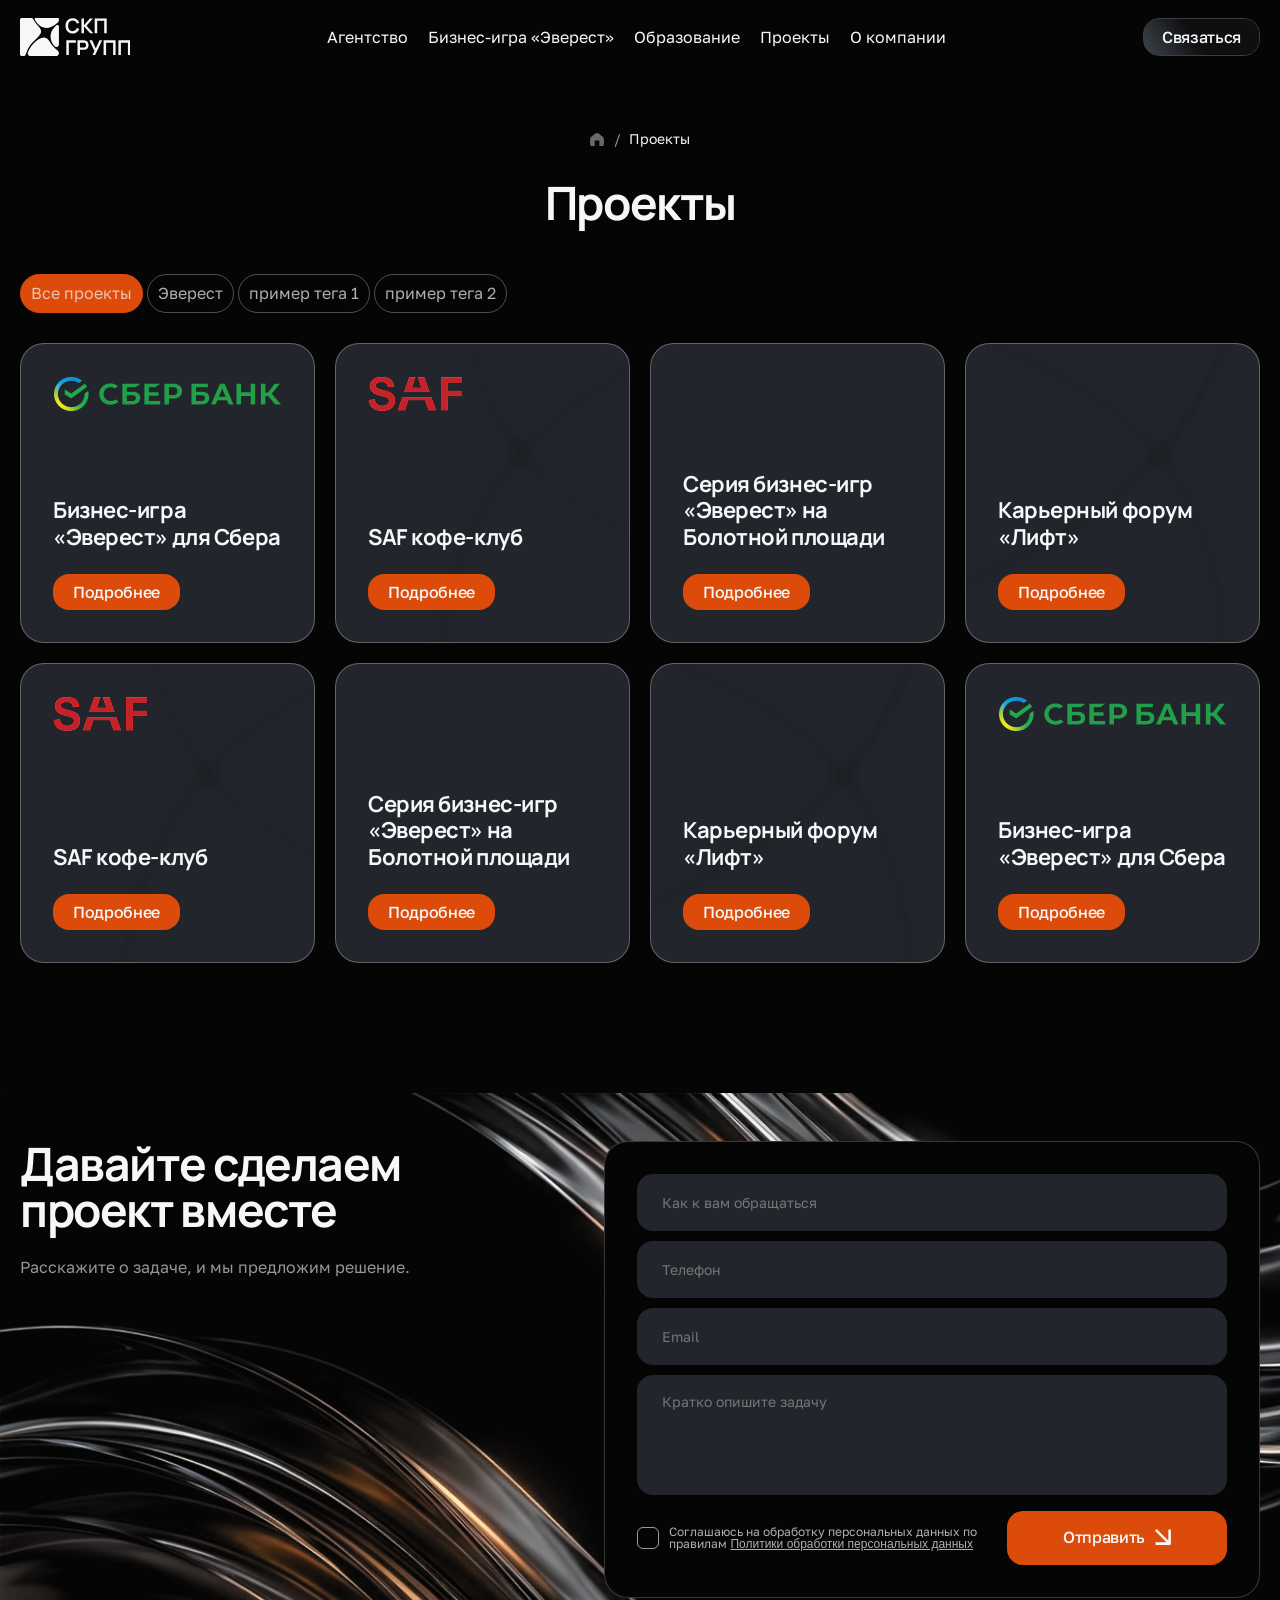
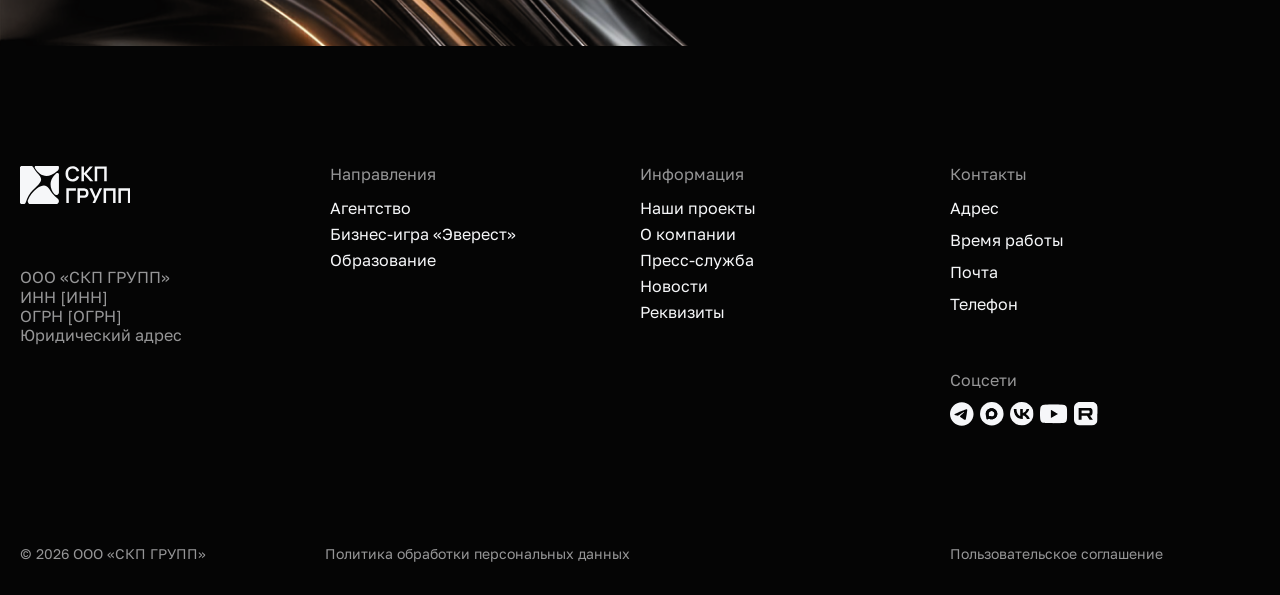
<file: projects.html>
<!doctype html>
<html lang="en">
<head>
    <meta charset="UTF-8">
    <meta name="viewport"
          content="width=device-width, user-scalable=no, initial-scale=1.0, maximum-scale=1.0, minimum-scale=1.0">
    <meta http-equiv="X-UA-Compatible" content="ie=edge">
    <title>СКП ГРУПП</title>
    <link rel="stylesheet" href="./css/style.css">
</head>
<body>
<div class="wrapper">
    <header class="header">
        <div class="container">
            <div class="header-row">
                <a href="./index.html" class="header-logo">
                    <img src="./img/main/logo.svg" alt="">
                </a>
                <nav class="nav header-nav" data-nav-menu>
                    <ul class="nav-menu">
                        <li>
                            <a href="./directions.html">
                                Агентство
                            </a>
                        </li>
                        <li>
                            <a href="./services.html">
                                Бизнес-игра «Эверест»
                            </a>
                        </li>
                        <li>
                            <a href="./projects.html">
                                Образование
                            </a>
                        </li>
                        <li>
                            <a href="./laboratory.html">
                                Проекты
                            </a>
                        </li>
                        <li>
                            <a href="./prices.html">
                                О компании
                            </a>
                        </li>
                    </ul>
                </nav>
                <button class="header__button">
                    Связаться
                </button>
                <button class="header-burger" data-burger-button>
                    <span></span>
                    <span></span>
                    <span></span>
                </button>
            </div>
        </div>
    </header>
    <main class="main projects-page">
        <section class="section projects">
            <div class="container">
                <div class="projects-row">
                    <div class="projects-head">
                        <ul class="breadcrumbs">
                            <li class="breadcrumbs__item">
                                <a href="./index.html" class="breadcrumbs__link">
                                    <svg width="16" height="18" viewBox="0 0 16 18" fill="none" xmlns="http://www.w3.org/2000/svg">
                                        <path d="M9.891 2.62977C8.85665 1.79008 7.14339 1.79008 6.10904 2.62977L1.05691 6.7311C0.766759 6.96664 0.571784 7.26442 0.49655 7.58691C-0.117015 10.217 -0.162306 12.9095 0.362581 15.5514L0.548415 16.4868C0.607111 16.7822 0.930827 17 1.31123 17H4.84144C5.13218 17 5.36787 16.8147 5.36787 16.5862V10.7931H10.6322V16.5862C10.6322 16.8147 10.8679 17 11.1586 17H14.6888C15.0692 17 15.3929 16.7822 15.4516 16.4868L15.6374 15.5514C16.1623 12.9095 16.117 10.217 15.5035 7.58691C15.4282 7.26442 15.2332 6.96664 14.9431 6.7311L9.891 2.62977Z" fill="white" fill-opacity="0.4"/>
                                    </svg>
                                </a>
                            </li>
                            <li class="breadcrumbs__item">
                                <a href="#" class="breadcrumbs__link">
                                    Проекты
                                </a>
                            </li>
                        </ul>
                        <h1 class="projects__title section-title">
                            Проекты
                        </h1>
                    </div>
                    <div class="projects-body">
                        <div class="projects-filters">
                            <button class="projects-filters__item active">
                                Все проекты
                            </button>
                            <button class="projects-filters__item">
                                Эверест
                            </button>
                            <button class="projects-filters__item">
                                пример тега 1
                            </button>
                            <button class="projects-filters__item">
                                пример тега 2
                            </button>
                        </div>
                        <div class="projects-content">
                            <a href="./project.html" class="projects-block" data-aos="fade-in" data-aos-duration="1200">
                                <div class="projects-block__logo">
                                    <img src="./img/main/projects01.png" alt="">
                                </div>
                                <div class="projects-block__content">
                                    <h3 class="projects-block__title">
                                        Бизнес-игра «Эверест» для Сбера
                                    </h3>
                                    <span class="projects-block__link">
                                    Подробнее
                                </span>
                                </div>
                            </a>
                            <a href="./project.html" class="projects-block projects-block_decor01" data-aos="fade-in" data-aos-duration="1200" data-aos-delay="100">
                                <div class="projects-block__logo">
                                    <img src="./img/main/projects02.png" alt="">
                                </div>
                                <div class="projects-block__content">
                                    <h3 class="projects-block__title">
                                        SAF кофе-клуб
                                    </h3>
                                    <span class="projects-block__link">
                                    Подробнее
                                </span>
                                </div>
                            </a>
                            <a href="./project.html" class="projects-block" data-aos="fade-in" data-aos-duration="1200" data-aos-delay="200">
                                <div class="projects-block__content">
                                    <h3 class="projects-block__title">
                                        Серия бизнес-игр «Эверест» на Болотной площади
                                    </h3>
                                    <span class="projects-block__link">
                                    Подробнее
                                </span>
                                </div>
                            </a>
                            <a href="./project.html" class="projects-block projects-block_decor02" data-aos="fade-in" data-aos-duration="1200" data-aos-delay="300">
                                <div class="projects-block__content">
                                    <h3 class="projects-block__title">
                                        Карьерный форум «Лифт»
                                    </h3>
                                    <span class="projects-block__link">
                                    Подробнее
                                </span>
                                </div>
                            </a>
                            <a href="./project.html" class="projects-block projects-block_decor01" data-aos="fade-in" data-aos-duration="1200">
                                <div class="projects-block__logo">
                                    <img src="./img/main/projects02.png" alt="">
                                </div>
                                <div class="projects-block__content">
                                    <h3 class="projects-block__title">
                                        SAF кофе-клуб
                                    </h3>
                                    <span class="projects-block__link">
                                    Подробнее
                                </span>
                                </div>
                            </a>
                            <a href="./project.html" class="projects-block" data-aos="fade-in" data-aos-duration="1200" data-aos-delay="100">
                                <div class="projects-block__content">
                                    <h3 class="projects-block__title">
                                        Серия бизнес-игр «Эверест» на Болотной площади
                                    </h3>
                                    <span class="projects-block__link">
                                    Подробнее
                                </span>
                                </div>
                            </a>
                            <a href="./project.html" class="projects-block projects-block_decor02" data-aos="fade-in" data-aos-duration="1200" data-aos-delay="200">
                                <div class="projects-block__content">
                                    <h3 class="projects-block__title">
                                        Карьерный форум «Лифт»
                                    </h3>
                                    <span class="projects-block__link">
                                    Подробнее
                                </span>
                                </div>
                            </a>
                            <a href="./project.html" class="projects-block" data-aos="fade-in" data-aos-duration="1200" data-aos-delay="300">
                                <div class="projects-block__logo">
                                    <img src="./img/main/projects01.png" alt="">
                                </div>
                                <div class="projects-block__content">
                                    <h3 class="projects-block__title">
                                        Бизнес-игра «Эверест» для Сбера
                                    </h3>
                                    <span class="projects-block__link">
                                    Подробнее
                                </span>
                                </div>
                            </a>
                        </div>
                    </div>
                </div>
            </div>
        </section>
        <section class="section consultation" id="consultation">
            <div class="container">
                <div class="consultation-row">
                    <div class="consultation-left">
                        <h2 class="consultation-left__title section-title">
                            Давайте сделаем <br> проект вместе
                        </h2>
                        <p class="consultation-left__text section-text">
                            Расскажите о задаче, и мы предложим решение.
                        </p>
                    </div>
                    <div class="consultation-right">
                        <div class="consultation-form">
                            <form action="#">
                                <label class="consultation-form__input">
                                    <input type="text" placeholder="Как к вам обращаться">
                                </label>
                                <label class="consultation-form__input">
                                    <input type="number" placeholder="Телефон">
                                </label>
                                <label class="consultation-form__input">
                                    <input type="email" placeholder="Email">
                                </label>
                                <label class="consultation-form__area">
                                    <textarea placeholder="Кратко опишите задачу"></textarea>
                                </label>
                                <div class="consultation-form__bottom">
                                    <label class="consultation-form__checkbox">
                                        <input type="checkbox" required>
                                        <span class="consultation-form__checkbox-decor">
                                            <svg width="12" height="9" viewBox="0 0 12 9" fill="none" xmlns="http://www.w3.org/2000/svg">
                                                <path d="M0.691406 4.35807L3.89974 7.56641L10.7747 0.691406" stroke="white" stroke-width="1.95556"></path>
                                            </svg>
                                        </span>
                                        <p class="consultation-form__checkbox-text">
                                            Соглашаюсь на обработку персональных данных по правилам <a href="./privacy.html" target="_blank">Политики обработки персональных данных</a>
                                        </p>
                                    </label>
                                    <button class="consultation-form__button button-orange-arrow">
                                        Отправить
                                    </button>
                                </div>
                            </form>
                        </div>
                    </div>
                </div>
            </div>
        </section>
    </main>
    <footer class="footer">
        <div class="container">
            <div class="footer-row">
                <div class="footer-top">
                    <div class="footer-left">
                        <a href="./index.html" class="footer-left__logo">
                            <img src="./img/main/logo.svg" alt="">
                        </a>
                        <div class="footer-left__info">
                            <p>
                                ООО «СКП ГРУПП»
                            </p>
                            <p>
                                ИНН [ИНН]
                            </p>
                            <p>
                                ОГРН [ОГРН]
                            </p>
                            <p>
                                Юридический адрес
                            </p>
                        </div>
                    </div>
                    <div class="footer-menu">
                        <h3 class="footer-menu__title">
                            Направления
                        </h3>
                        <ul class="footer-menu__list">
                            <li>
                                <a href="#">
                                    Агентство
                                </a>
                            </li>
                            <li>
                                <a href="#">
                                    Бизнес-игра «Эверест»
                                </a>
                            </li>
                            <li>
                                <a href="#">
                                    Образование
                                </a>
                            </li>
                        </ul>
                    </div>
                    <div class="footer-menu">
                        <h3 class="footer-menu__title">
                            Информация
                        </h3>
                        <ul class="footer-menu__list">
                            <li>
                                <a href="#">
                                    Наши проекты
                                </a>
                            </li>
                            <li>
                                <a href="#">
                                    О компании
                                </a>
                            </li>
                            <li>
                                <a href="#">
                                    Пресс-служба
                                </a>
                            </li>
                            <li>
                                <a href="#">
                                    Новости
                                </a>
                            </li>
                            <li>
                                <a href="#">
                                    Реквизиты
                                </a>
                            </li>
                        </ul>
                    </div>
                    <div class="footer-right">
                        <div class="footer-contacts">
                            <h3 class="footer-menu__title">
                                Контакты
                            </h3>
                            <div class="footer-contacts__list">
                                <p>
                                    Адрес
                                </p>
                                <p>
                                    Время работы
                                </p>
                                <a href="mailto:">
                                    Почта
                                </a>
                                <a href="tel:">
                                    Телефон
                                </a>
                            </div>
                        </div>
                        <div class="footer-socials">
                            <h3 class="footer-menu__title">
                                Соцсети
                            </h3>
                            <div class="footer-socials__list">
                                <a href="#" class="footer-socials__link">
                                    <svg width="25" height="25" viewBox="0 0 25 25" fill="none" xmlns="http://www.w3.org/2000/svg">
                                        <g clip-path="url(#clip0_42_666)">
                                            <path d="M24.537 12.4384C24.537 19.2142 19.0442 24.707 12.2685 24.707C5.4928 24.707 0 19.2142 0 12.4384C0 5.66272 5.4928 0.169922 12.2685 0.169922C19.0442 0.169922 24.537 5.66272 24.537 12.4384ZM12.7082 9.22708C11.5149 9.72341 9.12996 10.7507 5.55344 12.3089C4.97267 12.5399 4.66843 12.7658 4.64074 12.9867C4.59393 13.3601 5.06149 13.5071 5.69819 13.7073C5.78479 13.7346 5.87453 13.7628 5.96652 13.7927C6.59293 13.9963 7.43557 14.2345 7.87361 14.244C8.27097 14.2526 8.71446 14.0888 9.20409 13.7525C12.5457 11.4968 14.2707 10.3567 14.379 10.3321C14.4554 10.3148 14.5613 10.293 14.633 10.3567C14.7048 10.4205 14.6977 10.5412 14.6901 10.5736C14.6438 10.7711 12.8084 12.4774 11.8587 13.3604C11.5626 13.6357 11.3525 13.8309 11.3096 13.8755C11.2134 13.9754 11.1154 14.0699 11.0212 14.1607C10.4392 14.7217 10.0028 15.1424 11.0454 15.8294C11.5463 16.1596 11.9472 16.4326 12.3472 16.7049C12.784 17.0024 13.2196 17.2991 13.7833 17.6686C13.9269 17.7627 14.064 17.8605 14.1976 17.9557C14.7059 18.3181 15.1626 18.6437 15.7268 18.5917C16.0546 18.5616 16.3933 18.2533 16.5652 17.3339C16.9717 15.1612 17.7706 10.4534 17.9552 8.51351C17.9714 8.34354 17.951 8.12603 17.9347 8.03054C17.9183 7.93505 17.8842 7.799 17.7601 7.69829C17.6131 7.57902 17.3862 7.55387 17.2847 7.55565C16.8232 7.56378 16.1153 7.80995 12.7082 9.22708Z" fill-rule="evenodd" clip-rule="evenodd" fill="#F6F7F9"/>
                                        </g>
                                        <defs>
                                            <clipPath id="clip0_42_666">
                                                <rect width="25" height="25" fill="white"/>
                                            </clipPath>
                                        </defs>
                                    </svg>
                                </a>
                                <a href="#" class="footer-socials__link">
                                    <svg width="25" height="25" viewBox="0 0 25 25" fill="none" xmlns="http://www.w3.org/2000/svg">
                                        <circle cx="12.2685" cy="12.2685" r="12.2685" fill="#F6F7F9"/>
                                        <path d="M12.1358 6.48145C8.81898 6.48145 6.01953 8.96008 6.01953 12.2547C6.01953 13.6158 6.27693 14.5607 6.5074 15.4068L6.51676 15.4412C6.7122 16.1351 6.88464 16.7707 6.88464 17.5229C6.96801 18.5249 8.87933 17.9392 9.48291 17.1898C10.4371 17.8559 10.9861 18.0225 12.1674 18.0225C15.4328 18.0057 18.0677 15.4388 18.0565 12.2853C18.0565 9.08222 15.4554 6.48145 12.1358 6.48145ZM12.2162 9.32923C10.601 9.24874 9.34205 10.3285 9.06326 12.0216C8.83333 13.4233 9.24148 15.1303 9.58925 15.2191C9.75595 15.258 10.1756 14.9304 10.4371 14.6779C10.8696 14.9664 11.3732 15.1397 11.8972 15.1803C13.5709 15.258 15.001 14.0275 15.1134 12.413C15.1788 10.795 13.8902 9.42461 12.2162 9.33201V9.32923Z" fill-rule="evenodd" clip-rule="evenodd" fill="#050505"/>
                                        <path d="M6.01953 12.2547C6.01953 8.96008 8.81898 6.48145 12.1358 6.48145C15.4554 6.48145 18.0565 9.08222 18.0565 12.2853C18.0677 15.4388 15.4328 18.0057 12.1674 18.0225C10.9861 18.0225 10.4371 17.8559 9.48291 17.1898C8.87933 17.9392 6.96801 18.5249 6.88464 17.5229C6.88464 16.7707 6.7122 16.1351 6.51676 15.4412L6.5074 15.4068C6.27693 14.5607 6.01953 13.6158 6.01953 12.2547ZM12.2162 9.32923C10.601 9.24874 9.34205 10.3285 9.06326 12.0216C8.83333 13.4233 9.24148 15.1303 9.58925 15.2191C9.75595 15.258 10.1756 14.9304 10.4371 14.6779C10.8696 14.9664 11.3732 15.1397 11.8972 15.1803C13.5709 15.258 15.001 14.0275 15.1134 12.413C15.1788 10.795 13.8902 9.42461 12.2162 9.33201V9.32923Z" fill="#050505"/>
                                    </svg>
                                </a>
                                <a href="#" class="footer-socials__link">
                                    <svg width="25" height="25" viewBox="0 0 25 25" fill="none" xmlns="http://www.w3.org/2000/svg">
                                        <g clip-path="url(#clip0_42_671)">
                                            <circle cx="12.2685" cy="12.2685" r="12.2685" fill="#F6F7F9"/>
                                            <path d="M3.92578 7.36035C4.06126 13.7975 7.31279 17.6659 13.0135 17.6659H13.3367V13.9831C15.4314 14.1895 17.0154 15.7059 17.6511 17.6659H20.611C19.7981 14.7362 17.6615 13.1166 16.3275 12.4977C17.6615 11.7343 19.5374 9.87742 19.9856 7.36035H17.2967C16.7131 9.40289 14.9833 11.2598 13.3367 11.4351V7.36035H10.6477V14.4989C8.98027 14.0863 6.87513 12.085 6.78133 7.36035H3.92578Z" fill="#050505"/>
                                        </g>
                                        <defs>
                                            <clipPath id="clip0_42_671">
                                                <rect width="24.537" height="24.537" fill="white"/>
                                            </clipPath>
                                        </defs>
                                    </svg>
                                </a>
                                <a href="#" class="footer-socials__link footer-socials__link_yt">
                                    <svg width="29" height="20" viewBox="0 0 29 20" fill="none" xmlns="http://www.w3.org/2000/svg">
                                        <g clip-path="url(#clip0_42_674)">
                                            <path d="M25.1034 0.585003C26.3169 0.911019 27.2769 1.87097 27.6029 3.08447C28.2006 5.29416 28.2187 9.87652 28.2187 9.87652C28.2187 9.87652 28.2187 14.477 27.621 16.6686C27.295 17.8821 26.335 18.842 25.1215 19.1681C22.93 19.7657 14.1093 19.7657 14.1093 19.7657C14.1093 19.7657 5.28874 19.7657 3.09717 19.1681C1.88366 18.842 0.92372 17.8821 0.597701 16.6686C0 14.4589 0 9.87652 0 9.87652C0 9.87652 0 5.29416 0.579588 3.10259C0.905606 1.88908 1.86555 0.929137 3.07906 0.603121C5.27063 0.00541239 14.0912 -0.0126953 14.0912 -0.0126953C14.0912 -0.0126953 22.9118 -0.0126953 25.1034 0.585003ZM18.6012 9.87653L11.2839 14.1148V5.63829L18.6012 9.87653Z" fill-rule="evenodd" clip-rule="evenodd" fill="#F6F7F9"/>
                                        </g>
                                        <defs>
                                            <clipPath id="clip0_42_674">
                                                <rect width="28.2187" height="19.7531" fill="white"/>
                                            </clipPath>
                                        </defs>
                                    </svg>
                                </a>
                                <a href="#" class="footer-socials__link">
                                    <svg width="24" height="24" viewBox="0 0 24 24" fill="none" xmlns="http://www.w3.org/2000/svg">
                                        <g clip-path="url(#clip0_42_676)">
                                            <path d="M5.71899 23.5156H17.7942C20.9524 23.5156 23.5132 20.9547 23.5132 17.7966V5.71899C23.5156 2.5679 20.9641 0.00940623 17.813 0H5.70253C2.55144 0.00940623 0 2.5679 0 5.71899V17.7942C0 20.9547 2.56085 23.5156 5.71899 23.5156Z" fill="#F6F7F9"/>
                                            <path d="M17.8131 0H11.7578C11.7578 6.49265 17.023 11.7578 23.5156 11.7578V5.71899C23.5156 2.5679 20.9642 0.00940623 17.8131 0Z" fill="#F6F7F9"/>
                                            <path d="M14.5258 11.2216H7.57931V8.47267H14.5258C14.9326 8.47267 15.2148 8.54322 15.3559 8.66785C15.497 8.79249 15.5864 9.02059 15.5864 9.35451V10.3422C15.5864 10.6949 15.4994 10.923 15.3559 11.0476C15.2148 11.1699 14.9326 11.2216 14.5258 11.2216ZM15.0032 5.87891H4.63281V17.6367H7.57931V13.8107H13.0091L15.584 17.6367H18.8833L16.0426 13.7942C17.089 13.639 17.5593 13.3169 17.9473 12.7901C18.3353 12.261 18.5305 11.4145 18.5305 10.2881V9.40624C18.5305 8.73605 18.46 8.20695 18.3353 7.80248C18.2107 7.39801 18.0014 7.04528 17.7004 6.72782C17.383 6.42682 17.0302 6.21753 16.6069 6.07644C16.1837 5.94945 15.6546 5.87891 15.0032 5.87891Z" fill="#050505"/>
                                        </g>
                                        <defs>
                                            <clipPath id="clip0_42_676">
                                                <rect width="23.5156" height="23.5156" fill="white"/>
                                            </clipPath>
                                        </defs>
                                    </svg>
                                </a>
                            </div>
                        </div>
                    </div>
                </div>
                <div class="footer-bottom">
                    <p class="footer-bottom__copyright">
                        © 2026 ООО «СКП ГРУПП»
                    </p>
                    <a href="./privacy.html" target="_blank" class="footer-bottom__privacy">
                        Политика обработки персональных данных
                    </a>
                    <a href="./privacy.html" target="_blank" class="footer-bottom__agreement">
                        Пользовательское соглашение
                    </a>
                </div>
            </div>
        </div>
    </footer>
    <div class="modal-bg review-modal" data-modal="review-modal">
        <div class="review-content">
            <button class="reviews-modal__close modal-close" data-modal-close="review-modal">
                <svg xmlns="http://www.w3.org/2000/svg" width="16" height="16" viewBox="0 0 16 16" fill="none">
                    <path d="M9.4 8L15.7 1.7C16.1 1.3 16.1 0.7 15.7 0.3C15.3 -0.1 14.7 -0.1 14.3 0.3L8 6.6L1.7 0.3C1.3 -0.1 0.7 -0.1 0.3 0.3C-0.0999998 0.7 -0.0999998 1.3 0.3 1.7L6.6 8L0.3 14.3C0.1 14.5 0 14.7 0 15C0 15.6 0.4 16 1 16C1.3 16 1.5 15.9 1.7 15.7L8 9.4L14.3 15.7C14.5 15.9 14.7 16 15 16C15.3 16 15.5 15.9 15.7 15.7C16.1 15.3 16.1 14.7 15.7 14.3L9.4 8Z" fill="#DC4B09"/>
                </svg>
            </button>
            <div class="reviews-block">
                <div class="reviews-block__head">
                    <div class="reviews-block__avatar" data-reviews-avatar-modal>
                        <img src="./img/main/reviews01.jpg" alt="">
                    </div>
                    <div class="reviews-block__author">
                        <p class="reviews-block__name" data-reviews-name-modal>
                            Иванова Анна
                        </p>
                        <p class="reviews-block__role" data-reviews-role-modal>
                            Участник
                        </p>
                    </div>
                </div>
                <div class="reviews-block__content">
                    <p class="reviews-block__text section-text" data-reviews-text-modal>
                        Корпоративная бизнес-игра с собственной механикой и сценарием, который адаптируется под конкретный запрос. Проводим её для сотрудников компаний и для студентов. Корпоративная бизнес-игра с собственной механикой и сценарием, который адаптируется под конкретный запрос. Проводим её для сотрудников компаний и для студентов. Корпоративная бизнес-игра с собственной механикой и сценарием, который адаптируется под конкретный запрос. Проводим её для сотрудников компаний и для студентов. Корпоративная бизнес-игра с собственной механикой и сценарием, который адаптируется под конкретный запрос. Проводим её для сотрудников компаний и для студентов.
                    </p>
                </div>
            </div>
        </div>
    </div>
</div>
</body>
<script src="./js/aos.js"></script>
<script src="./js/fancybox.umd.js"></script>
<script src="./js/swiper-bundle.min.js"></script>
<script src="./js/app.js"></script>
</html>
</file>
<file: css/style.css>
@import "libs/swiper-bundle.min.css";
@import "libs/aos.css";
@import "libs/fancybox.css";
@import "basic/fonts.css";
@import "basic/main.css";
@import "layouts/header.css";
@import "layouts/breadcrumbs.css";
@import "layouts/consultation.css";
@import "layouts/faq.css";
@import "layouts/popup.css";
@import "layouts/footer.css";
@import "pages/home.css";
@import "pages/agency.css";
@import "pages/everest.css";
@import "pages/education.css";
@import "pages/about.css";
@import "pages/projects.css";
@import "pages/project.css";
@import "pages/blog.css";
@import "pages/article.css";
@import "pages/privacy.css";
@import "pages/404.css";
</file>
